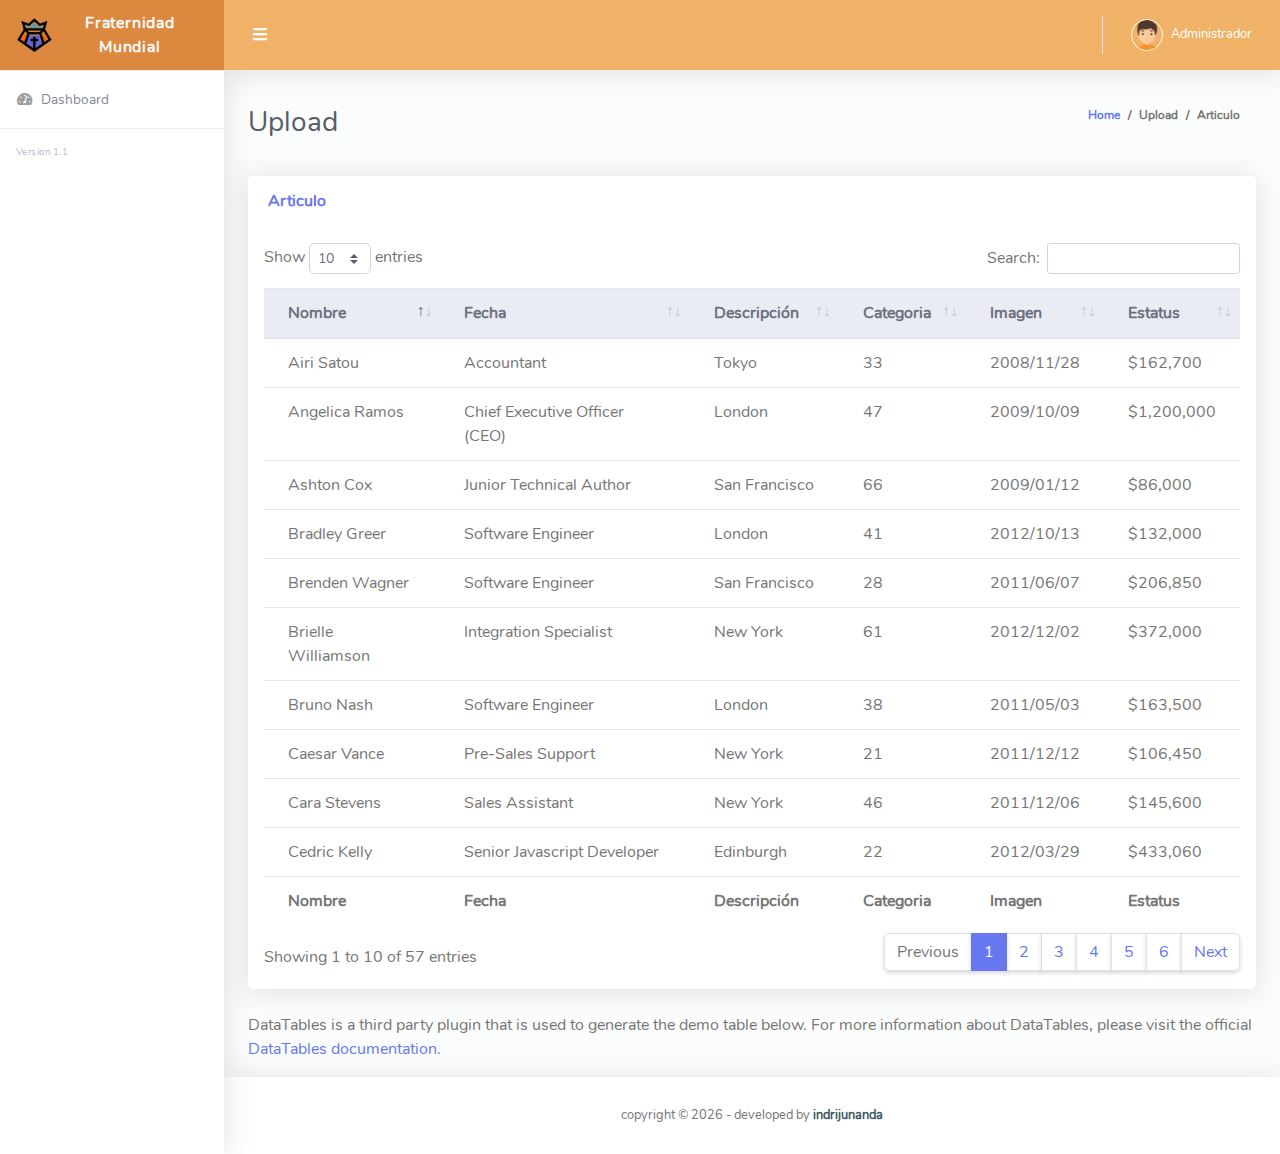
<file: panel/index.html>
<!DOCTYPE html>
<html lang="en">

<head>
  <meta charset="utf-8">
  <meta http-equiv="X-UA-Compatible" content="IE=edge">
  <meta name="viewport" content="width=device-width, initial-scale=1, shrink-to-fit=no">
  <meta name="description" content="">
  <meta name="author" content="">
  <link href="img/logo/fmsinlogan.png" rel="icon">
  <title>RuangAdmin - DataTables</title>
  <link href="vendor/fontawesome-free/css/all.min.css" rel="stylesheet" type="text/css">
  <link href="vendor/bootstrap/css/bootstrap.min.css" rel="stylesheet" type="text/css">
  <link href="css/ruang-admin.min.css" rel="stylesheet">
  <link href="vendor/datatables/dataTables.bootstrap4.min.css" rel="stylesheet">
</head>

<body id="page-top">
  <div id="wrapper">
    <!-- Sidebar -->
    <ul class="navbar-nav sidebar sidebar-light accordion" id="accordionSidebar">
      <a class="sidebar-brand d-flex align-items-center justify-content-center" href="index.html">
        <div class="sidebar-brand-icon">
          <img src="img/logo/fmsinlogan.png">
        </div>
        <div class="sidebar-brand-text mx-3">Fraternidad Mundial</div>
      </a>
      <hr class="sidebar-divider my-0">
      <li class="nav-item">
        <a class="nav-link" href="index.html">
          <i class="fas fa-fw fa-tachometer-alt"></i>
          <span>Dashboard</span></a>
      </li>
    <!--  <hr class="sidebar-divider">
      <div class="sidebar-heading">
        Features
      </div>
       <li class="nav-item">
        <a class="nav-link collapsed" href="#" data-toggle="collapse" data-target="#collapseBootstrap"
          aria-expanded="true" aria-controls="collapseBootstrap">
          <i class="far fa-fw fa-window-maximize"></i>
          <span>Bootstrap UI</span>
        </a>
        <div id="collapseBootstrap" class="collapse" aria-labelledby="headingBootstrap" data-parent="#accordionSidebar">
          <div class="bg-white py-2 collapse-inner rounded">
            <h6 class="collapse-header">Bootstrap UI</h6>
            <a class="collapse-item" href="alerts.html">Alerts</a>
            <a class="collapse-item" href="buttons.html">Buttons</a>
            <a class="collapse-item" href="dropdowns.html">Dropdowns</a>
            <a class="collapse-item" href="modals.html">Modals</a>
            <a class="collapse-item" href="popovers.html">Popovers</a>
            <a class="collapse-item" href="progress-bar.html">Progress Bars</a>
          </div>
        </div>
      </li> -->
     <!--  <li class="nav-item">
        <a class="nav-link collapsed" href="#" data-toggle="collapse" data-target="#collapseForm" aria-expanded="true"
          aria-controls="collapseForm">
          <i class="fab fa-fw fa-wpforms"></i>
          <span>Forms</span>
        </a>
        <div id="collapseForm" class="collapse" aria-labelledby="headingForm" data-parent="#accordionSidebar">
          <div class="bg-white py-2 collapse-inner rounded">
            <h6 class="collapse-header">Forms</h6>
            <a class="collapse-item" href="form_basics.html">Form Basics</a>
            <a class="collapse-item" href="form_advanceds.html">Form Advanceds</a>
          </div>
        </div>
      </li> -->
<!--       <li class="nav-item active">
        <a class="nav-link collapsed" href="#" data-toggle="collapse" data-target="#collapseTable" aria-expanded="true"
          aria-controls="collapseTable">
          <i class="fas fa-fw fa-table"></i>
          <span>Tables</span>
        </a>
        <div id="collapseTable" class="collapse show" aria-labelledby="headingTable" data-parent="#accordionSidebar">
          <div class="bg-white py-2 collapse-inner rounded">
            <h6 class="collapse-header">Tables</h6>
            <a class="collapse-item" href="simple-tables.html">Simple Tables</a>
            <a class="collapse-item active" href="datatables.html">DataTables</a>
          </div>
        </div>
      </li> -->
      <!-- <li class="nav-item">
        <a class="nav-link" href="ui-colors.html">
          <i class="fas fa-fw fa-palette"></i>
          <span>UI Colors</span>
        </a>
      </li> -->
<!--       <hr class="sidebar-divider">
      <div class="sidebar-heading">
        Examples
      </div>
      <li class="nav-item">
        <a class="nav-link collapsed" href="#" data-toggle="collapse" data-target="#collapsePage" aria-expanded="true"
          aria-controls="collapsePage">
          <i class="fas fa-fw fa-columns"></i>
          <span>Pages</span>
        </a>
        <div id="collapsePage" class="collapse" aria-labelledby="headingPage" data-parent="#accordionSidebar">
          <div class="bg-white py-2 collapse-inner rounded">
            <h6 class="collapse-header">Example Pages</h6>
            <a class="collapse-item" href="login.html">Login</a>
            <a class="collapse-item" href="register.html">Register</a>
            <a class="collapse-item" href="404.html">404 Page</a>
            <a class="collapse-item" href="blank.html">Blank Page</a>
          </div>
        </div>
      </li>
      <li class="nav-item">
        <a class="nav-link" href="charts.html">
          <i class="fas fa-fw fa-chart-area"></i>
          <span>Charts</span>
        </a>
      </li> -->
      <hr class="sidebar-divider">
      <div class="version" id="version-ruangadmin"></div>
    </ul>
    <!-- Sidebar -->
    <div id="content-wrapper" class="d-flex flex-column">
      <div id="content">
        <!-- TopBar -->
        <nav class="navbar navbar-expand navbar-light bg-navbar topbar mb-4 static-top">
        <button id="sidebarToggleTop" class="btn btn-link rounded-circle mr-3">
            <i class="fa fa-bars"></i>
          </button>  
          <ul class="navbar-nav ml-auto">
            <li class="nav-item dropdown no-arrow">
              <a class="nav-link dropdown-toggle" href="#" id="searchDropdown" role="button" data-toggle="dropdown"
                aria-haspopup="true" aria-expanded="false">
                <!-- <i class="fas fa-search fa-fw"></i> -->
              </a>
               <div class="dropdown-menu dropdown-menu-right p-3 shadow animated--grow-in"
                aria-labelledby="searchDropdown">
                <form class="navbar-search">
                  <div class="input-group">
                    <input type="text" class="form-control bg-light border-1 small" placeholder="What do you want to look for?"
                      aria-label="Search" aria-describedby="basic-addon2" style="border-color: #3f51b5;">
                    <div class="input-group-append">
                      <button class="btn btn-primary" type="button">
                        <i class="fas fa-search fa-sm"></i>
                      </button>
                    </div>
                  </div>
                </form>
              </div>
            </li>
            <li class="nav-item dropdown no-arrow mx-1">
            <!--   <a class="nav-link dropdown-toggle" href="#" id="alertsDropdown" role="button" data-toggle="dropdown"
                aria-haspopup="true" aria-expanded="false">
                <i class="fas fa-bell fa-fw"></i>
                <span class="badge badge-danger badge-counter">3+</span>
              </a> -->
<!--               <div class="dropdown-list dropdown-menu dropdown-menu-right shadow animated--grow-in"
                aria-labelledby="alertsDropdown">
                <h6 class="dropdown-header">
                  Alerts Center
                </h6>
                <a class="dropdown-item d-flex align-items-center" href="#">
                  <div class="mr-3">
                    <div class="icon-circle bg-primary">
                      <i class="fas fa-file-alt text-white"></i>
                    </div>
                  </div>
                  <div>
                    <div class="small text-gray-500">December 12, 2019</div>
                    <span class="font-weight-bold">A new monthly report is ready to download!</span>
                  </div>
                </a>
                <a class="dropdown-item d-flex align-items-center" href="#">
                  <div class="mr-3">
                    <div class="icon-circle bg-success">
                      <i class="fas fa-donate text-white"></i>
                    </div>
                  </div>
                  <div>
                    <div class="small text-gray-500">December 7, 2019</div>
                    $290.29 has been deposited into your account!
                  </div>
                </a>
                <a class="dropdown-item d-flex align-items-center" href="#">
                  <div class="mr-3">
                    <div class="icon-circle bg-warning">
                      <i class="fas fa-exclamation-triangle text-white"></i>
                    </div>
                  </div>
                  <div>
                    <div class="small text-gray-500">December 2, 2019</div>
                    Spending Alert: We've noticed unusually high spending for your account.
                  </div>
                </a>
                <a class="dropdown-item text-center small text-gray-500" href="#">Show All Alerts</a>
              </div> -->
            </li>
<!--             <li class="nav-item dropdown no-arrow mx-1">
              <a class="nav-link dropdown-toggle" href="#" id="messagesDropdown" role="button" data-toggle="dropdown"
                aria-haspopup="true" aria-expanded="false">
                <i class="fas fa-envelope fa-fw"></i>
                <span class="badge badge-warning badge-counter">2</span>
              </a>
              <div class="dropdown-list dropdown-menu dropdown-menu-right shadow animated--grow-in"
                aria-labelledby="messagesDropdown">
               <h6 class="dropdown-header">
                  Message Center
                </h6> 
                <a class="dropdown-item d-flex align-items-center" href="#">
                  <div class="dropdown-list-image mr-3">
                    <img class="rounded-circle" src="img/man.png" style="max-width: 60px" alt="">
                    <div class="status-indicator bg-success"></div>
                  </div>
                  <div class="font-weight-bold">
                    <div class="text-truncate">Hi there! I am wondering if you can help me with a problem I've been
                      having.</div>
                    <div class="small text-gray-500">Udin Cilok · 58m</div>
                  </div>
                </a>
                <a class="dropdown-item d-flex align-items-center" href="#">
                  <div class="dropdown-list-image mr-3">
                    <img class="rounded-circle" src="img/girl.png" style="max-width: 60px" alt="">
                    <div class="status-indicator bg-default"></div>
                  </div>
                  <div>
                    <div class="text-truncate">Am I a good boy? The reason I ask is because someone told me that people
                      say this to all dogs, even if they aren't good...</div>
                    <div class="small text-gray-500">Jaenab · 2w</div>
                  </div>
                </a>
                <a class="dropdown-item text-center small text-gray-500" href="#">Read More Messages</a>
              </div>
            </li> -->
           <!--  <li class="nav-item dropdown no-arrow mx-1">
              <a class="nav-link dropdown-toggle" href="#" id="messagesDropdown" role="button" data-toggle="dropdown"
                aria-haspopup="true" aria-expanded="false">
                <i class="fas fa-tasks fa-fw"></i>
                <span class="badge badge-success badge-counter">3</span>
              </a>
              <div class="dropdown-list dropdown-menu dropdown-menu-right shadow animated--grow-in"
                aria-labelledby="messagesDropdown">
                <h6 class="dropdown-header">
                  Task
                </h6>
                <a class="dropdown-item align-items-center" href="#">
                  <div class="mb-3">
                    <div class="small text-gray-500">Design Button
                      <div class="small float-right"><b>50%</b></div>
                    </div>
                    <div class="progress" style="height: 12px;">
                      <div class="progress-bar bg-success" role="progressbar" style="width: 50%" aria-valuenow="50"
                        aria-valuemin="0" aria-valuemax="100"></div>
                    </div>
                  </div>
                </a>
                <a class="dropdown-item align-items-center" href="#">
                  <div class="mb-3">
                    <div class="small text-gray-500">Make Beautiful Transitions
                      <div class="small float-right"><b>30%</b></div>
                    </div>
                    <div class="progress" style="height: 12px;">
                      <div class="progress-bar bg-warning" role="progressbar" style="width: 30%" aria-valuenow="30"
                        aria-valuemin="0" aria-valuemax="100"></div>
                    </div>
                  </div>
                </a>
                <a class="dropdown-item align-items-center" href="#">
                  <div class="mb-3">
                    <div class="small text-gray-500">Create Pie Chart
                      <div class="small float-right"><b>75%</b></div>
                    </div>
                    <div class="progress" style="height: 12px;">
                      <div class="progress-bar bg-danger" role="progressbar" style="width: 75%" aria-valuenow="75"
                        aria-valuemin="0" aria-valuemax="100"></div>
                    </div>
                  </div>
                </a>
                <a class="dropdown-item text-center small text-gray-500" href="#">View All Taks</a>
              </div>
            </li> -->
            <div class="topbar-divider d-none d-sm-block"></div>
            <li class="nav-item dropdown no-arrow">
              <a class="nav-link dropdown-toggle" href="#" id="userDropdown" role="button" data-toggle="dropdown"
                aria-haspopup="true" aria-expanded="false">
                <img class="img-profile rounded-circle" src="img/boy.png" style="max-width: 60px">
                <span class="ml-2 d-none d-lg-inline text-white small">Administrador</span>
              </a>
              <div class="dropdown-menu dropdown-menu-right shadow animated--grow-in" aria-labelledby="userDropdown">
                <a class="dropdown-item" href="#">
                  <i class="fas fa-user fa-sm fa-fw mr-2 text-gray-400"></i>
                  Perfil
                </a>
                <a class="dropdown-item" href="#">
                  <i class="fas fa-cogs fa-sm fa-fw mr-2 text-gray-400"></i>
                  Ajustes
                </a>
                <!-- <a class="dropdown-item" href="#">
                  <i class="fas fa-list fa-sm fa-fw mr-2 text-gray-400"></i>
                  Activity Log
                </a> -->
                <div class="dropdown-divider"></div>
                <a class="dropdown-item" href="javascript:void(0);" data-toggle="modal" data-target="#logoutModal">
                  <i class="fas fa-sign-out-alt fa-sm fa-fw mr-2 text-gray-400"></i>
                  Salir
                </a>
              </div>
            </li>
          </ul>
        </nav>
        <!-- Topbar -->
        <!-- Container Fluid-->
        <div class="container-fluid" id="container-wrapper">
          <div class="d-sm-flex align-items-center justify-content-between mb-4">
            <h1 class="h3 mb-0 text-gray-800">Upload</h1>
            <ol class="breadcrumb">
              <li class="breadcrumb-item"><a href="./">Home</a></li>
              <li class="breadcrumb-item">Upload</li>
              <li class="breadcrumb-item active" aria-current="page">Articulo</li>
            </ol>
          </div>

          <!-- Row -->
          <div class="row">
            <!-- Datatables -->
            <div class="col-lg-12">
              <div class="card mb-4">
                <div class="card-header py-3 d-flex flex-row align-items-center justify-content-between">
                  <h6 class="m-0 font-weight-bold text-primary">Articulo</h6>
                </div>
                <div class="table-responsive p-3">
                  <table class="table align-items-center table-flush" id="dataTable">
                    <thead class="thead-light">
                      <tr>
                        <th>Nombre</th>
                        <th>Fecha</th>
                        <th>Descripción</th>
                        <th>Categoria</th>
                        <th>Imagen</th>
                        <th>Estatus</th>
                      </tr>
                    </thead>
                    <tfoot>
                      <tr>
                        <th>Nombre</th>
                        <th>Fecha</th>
                        <th>Descripción</th>
                        <th>Categoria</th>
                        <th>Imagen</th>
                        <th>Estatus</th>
                      </tr>
                    </tfoot>
                    <tbody>
                      <tr>
                        <td>Tiger Nixon</td>
                        <td>System Architect</td>
                        <td>Edinburgh</td>
                        <td>61</td>
                        <td>2011/04/25</td>
                        <td>$320,800</td>
                      </tr>
                      <tr>
                        <td>Garrett Winters</td>
                        <td>Accountant</td>
                        <td>Tokyo</td>
                        <td>63</td>
                        <td>2011/07/25</td>
                        <td>$170,750</td>
                      </tr>
                      <tr>
                        <td>Ashton Cox</td>
                        <td>Junior Technical Author</td>
                        <td>San Francisco</td>
                        <td>66</td>
                        <td>2009/01/12</td>
                        <td>$86,000</td>
                      </tr>
                      <tr>
                        <td>Cedric Kelly</td>
                        <td>Senior Javascript Developer</td>
                        <td>Edinburgh</td>
                        <td>22</td>
                        <td>2012/03/29</td>
                        <td>$433,060</td>
                      </tr>
                      <tr>
                        <td>Airi Satou</td>
                        <td>Accountant</td>
                        <td>Tokyo</td>
                        <td>33</td>
                        <td>2008/11/28</td>
                        <td>$162,700</td>
                      </tr>
                      <tr>
                        <td>Brielle Williamson</td>
                        <td>Integration Specialist</td>
                        <td>New York</td>
                        <td>61</td>
                        <td>2012/12/02</td>
                        <td>$372,000</td>
                      </tr>
                      <tr>
                        <td>Herrod Chandler</td>
                        <td>Sales Assistant</td>
                        <td>San Francisco</td>
                        <td>59</td>
                        <td>2012/08/06</td>
                        <td>$137,500</td>
                      </tr>
                      <tr>
                        <td>Rhona Davidson</td>
                        <td>Integration Specialist</td>
                        <td>Tokyo</td>
                        <td>55</td>
                        <td>2010/10/14</td>
                        <td>$327,900</td>
                      </tr>
                      <tr>
                        <td>Colleen Hurst</td>
                        <td>Javascript Developer</td>
                        <td>San Francisco</td>
                        <td>39</td>
                        <td>2009/09/15</td>
                        <td>$205,500</td>
                      </tr>
                      <tr>
                        <td>Sonya Frost</td>
                        <td>Software Engineer</td>
                        <td>Edinburgh</td>
                        <td>23</td>
                        <td>2008/12/13</td>
                        <td>$103,600</td>
                      </tr>
                      <tr>
                        <td>Jena Gaines</td>
                        <td>Office Manager</td>
                        <td>London</td>
                        <td>30</td>
                        <td>2008/12/19</td>
                        <td>$90,560</td>
                      </tr>
                      <tr>
                        <td>Quinn Flynn</td>
                        <td>Support Lead</td>
                        <td>Edinburgh</td>
                        <td>22</td>
                        <td>2013/03/03</td>
                        <td>$342,000</td>
                      </tr>
                      <tr>
                        <td>Charde Marshall</td>
                        <td>Regional Director</td>
                        <td>San Francisco</td>
                        <td>36</td>
                        <td>2008/10/16</td>
                        <td>$470,600</td>
                      </tr>
                      <tr>
                        <td>Haley Kennedy</td>
                        <td>Senior Marketing Designer</td>
                        <td>London</td>
                        <td>43</td>
                        <td>2012/12/18</td>
                        <td>$313,500</td>
                      </tr>
                      <tr>
                        <td>Tatyana Fitzpatrick</td>
                        <td>Regional Director</td>
                        <td>London</td>
                        <td>19</td>
                        <td>2010/03/17</td>
                        <td>$385,750</td>
                      </tr>
                      <tr>
                        <td>Michael Silva</td>
                        <td>Marketing Designer</td>
                        <td>London</td>
                        <td>66</td>
                        <td>2012/11/27</td>
                        <td>$198,500</td>
                      </tr>
                      <tr>
                        <td>Paul Byrd</td>
                        <td>Chief Financial Officer (CFO)</td>
                        <td>New York</td>
                        <td>64</td>
                        <td>2010/06/09</td>
                        <td>$725,000</td>
                      </tr>
                      <tr>
                        <td>Gloria Little</td>
                        <td>Systems Administrator</td>
                        <td>New York</td>
                        <td>59</td>
                        <td>2009/04/10</td>
                        <td>$237,500</td>
                      </tr>
                      <tr>
                        <td>Bradley Greer</td>
                        <td>Software Engineer</td>
                        <td>London</td>
                        <td>41</td>
                        <td>2012/10/13</td>
                        <td>$132,000</td>
                      </tr>
                      <tr>
                        <td>Dai Rios</td>
                        <td>Personnel Lead</td>
                        <td>Edinburgh</td>
                        <td>35</td>
                        <td>2012/09/26</td>
                        <td>$217,500</td>
                      </tr>
                      <tr>
                        <td>Jenette Caldwell</td>
                        <td>Development Lead</td>
                        <td>New York</td>
                        <td>30</td>
                        <td>2011/09/03</td>
                        <td>$345,000</td>
                      </tr>
                      <tr>
                        <td>Yuri Berry</td>
                        <td>Chief Marketing Officer (CMO)</td>
                        <td>New York</td>
                        <td>40</td>
                        <td>2009/06/25</td>
                        <td>$675,000</td>
                      </tr>
                      <tr>
                        <td>Caesar Vance</td>
                        <td>Pre-Sales Support</td>
                        <td>New York</td>
                        <td>21</td>
                        <td>2011/12/12</td>
                        <td>$106,450</td>
                      </tr>
                      <tr>
                        <td>Doris Wilder</td>
                        <td>Sales Assistant</td>
                        <td>Sidney</td>
                        <td>23</td>
                        <td>2010/09/20</td>
                        <td>$85,600</td>
                      </tr>
                      <tr>
                        <td>Angelica Ramos</td>
                        <td>Chief Executive Officer (CEO)</td>
                        <td>London</td>
                        <td>47</td>
                        <td>2009/10/09</td>
                        <td>$1,200,000</td>
                      </tr>
                      <tr>
                        <td>Gavin Joyce</td>
                        <td>Developer</td>
                        <td>Edinburgh</td>
                        <td>42</td>
                        <td>2010/12/22</td>
                        <td>$92,575</td>
                      </tr>
                      <tr>
                        <td>Jennifer Chang</td>
                        <td>Regional Director</td>
                        <td>Singapore</td>
                        <td>28</td>
                        <td>2010/11/14</td>
                        <td>$357,650</td>
                      </tr>
                      <tr>
                        <td>Brenden Wagner</td>
                        <td>Software Engineer</td>
                        <td>San Francisco</td>
                        <td>28</td>
                        <td>2011/06/07</td>
                        <td>$206,850</td>
                      </tr>
                      <tr>
                        <td>Fiona Green</td>
                        <td>Chief Operating Officer (COO)</td>
                        <td>San Francisco</td>
                        <td>48</td>
                        <td>2010/03/11</td>
                        <td>$850,000</td>
                      </tr>
                      <tr>
                        <td>Shou Itou</td>
                        <td>Regional Marketing</td>
                        <td>Tokyo</td>
                        <td>20</td>
                        <td>2011/08/14</td>
                        <td>$163,000</td>
                      </tr>
                      <tr>
                        <td>Michelle House</td>
                        <td>Integration Specialist</td>
                        <td>Sidney</td>
                        <td>37</td>
                        <td>2011/06/02</td>
                        <td>$95,400</td>
                      </tr>
                      <tr>
                        <td>Suki Burks</td>
                        <td>Developer</td>
                        <td>London</td>
                        <td>53</td>
                        <td>2009/10/22</td>
                        <td>$114,500</td>
                      </tr>
                      <tr>
                        <td>Prescott Bartlett</td>
                        <td>Technical Author</td>
                        <td>London</td>
                        <td>27</td>
                        <td>2011/05/07</td>
                        <td>$145,000</td>
                      </tr>
                      <tr>
                        <td>Gavin Cortez</td>
                        <td>Team Leader</td>
                        <td>San Francisco</td>
                        <td>22</td>
                        <td>2008/10/26</td>
                        <td>$235,500</td>
                      </tr>
                      <tr>
                        <td>Martena Mccray</td>
                        <td>Post-Sales support</td>
                        <td>Edinburgh</td>
                        <td>46</td>
                        <td>2011/03/09</td>
                        <td>$324,050</td>
                      </tr>
                      <tr>
                        <td>Unity Butler</td>
                        <td>Marketing Designer</td>
                        <td>San Francisco</td>
                        <td>47</td>
                        <td>2009/12/09</td>
                        <td>$85,675</td>
                      </tr>
                      <tr>
                        <td>Howard Hatfield</td>
                        <td>Office Manager</td>
                        <td>San Francisco</td>
                        <td>51</td>
                        <td>2008/12/16</td>
                        <td>$164,500</td>
                      </tr>
                      <tr>
                        <td>Hope Fuentes</td>
                        <td>Secretary</td>
                        <td>San Francisco</td>
                        <td>41</td>
                        <td>2010/02/12</td>
                        <td>$109,850</td>
                      </tr>
                      <tr>
                        <td>Vivian Harrell</td>
                        <td>Financial Controller</td>
                        <td>San Francisco</td>
                        <td>62</td>
                        <td>2009/02/14</td>
                        <td>$452,500</td>
                      </tr>
                      <tr>
                        <td>Timothy Mooney</td>
                        <td>Office Manager</td>
                        <td>London</td>
                        <td>37</td>
                        <td>2008/12/11</td>
                        <td>$136,200</td>
                      </tr>
                      <tr>
                        <td>Jackson Bradshaw</td>
                        <td>Director</td>
                        <td>New York</td>
                        <td>65</td>
                        <td>2008/09/26</td>
                        <td>$645,750</td>
                      </tr>
                      <tr>
                        <td>Olivia Liang</td>
                        <td>Support Engineer</td>
                        <td>Singapore</td>
                        <td>64</td>
                        <td>2011/02/03</td>
                        <td>$234,500</td>
                      </tr>
                      <tr>
                        <td>Bruno Nash</td>
                        <td>Software Engineer</td>
                        <td>London</td>
                        <td>38</td>
                        <td>2011/05/03</td>
                        <td>$163,500</td>
                      </tr>
                      <tr>
                        <td>Sakura Yamamoto</td>
                        <td>Support Engineer</td>
                        <td>Tokyo</td>
                        <td>37</td>
                        <td>2009/08/19</td>
                        <td>$139,575</td>
                      </tr>
                      <tr>
                        <td>Thor Walton</td>
                        <td>Developer</td>
                        <td>New York</td>
                        <td>61</td>
                        <td>2013/08/11</td>
                        <td>$98,540</td>
                      </tr>
                      <tr>
                        <td>Finn Camacho</td>
                        <td>Support Engineer</td>
                        <td>San Francisco</td>
                        <td>47</td>
                        <td>2009/07/07</td>
                        <td>$87,500</td>
                      </tr>
                      <tr>
                        <td>Serge Baldwin</td>
                        <td>Data Coordinator</td>
                        <td>Singapore</td>
                        <td>64</td>
                        <td>2012/04/09</td>
                        <td>$138,575</td>
                      </tr>
                      <tr>
                        <td>Zenaida Frank</td>
                        <td>Software Engineer</td>
                        <td>New York</td>
                        <td>63</td>
                        <td>2010/01/04</td>
                        <td>$125,250</td>
                      </tr>
                      <tr>
                        <td>Zorita Serrano</td>
                        <td>Software Engineer</td>
                        <td>San Francisco</td>
                        <td>56</td>
                        <td>2012/06/01</td>
                        <td>$115,000</td>
                      </tr>
                      <tr>
                        <td>Jennifer Acosta</td>
                        <td>Junior Javascript Developer</td>
                        <td>Edinburgh</td>
                        <td>43</td>
                        <td>2013/02/01</td>
                        <td>$75,650</td>
                      </tr>
                      <tr>
                        <td>Cara Stevens</td>
                        <td>Sales Assistant</td>
                        <td>New York</td>
                        <td>46</td>
                        <td>2011/12/06</td>
                        <td>$145,600</td>
                      </tr>
                      <tr>
                        <td>Hermione Butler</td>
                        <td>Regional Director</td>
                        <td>London</td>
                        <td>47</td>
                        <td>2011/03/21</td>
                        <td>$356,250</td>
                      </tr>
                      <tr>
                        <td>Lael Greer</td>
                        <td>Systems Administrator</td>
                        <td>London</td>
                        <td>21</td>
                        <td>2009/02/27</td>
                        <td>$103,500</td>
                      </tr>
                      <tr>
                        <td>Jonas Alexander</td>
                        <td>Developer</td>
                        <td>San Francisco</td>
                        <td>30</td>
                        <td>2010/07/14</td>
                        <td>$86,500</td>
                      </tr>
                      <tr>
                        <td>Shad Decker</td>
                        <td>Regional Director</td>
                        <td>Edinburgh</td>
                        <td>51</td>
                        <td>2008/11/13</td>
                        <td>$183,000</td>
                      </tr>
                      <tr>
                        <td>Michael Bruce</td>
                        <td>Javascript Developer</td>
                        <td>Singapore</td>
                        <td>29</td>
                        <td>2011/06/27</td>
                        <td>$183,000</td>
                      </tr>
                      <tr>
                        <td>Donna Snider</td>
                        <td>Customer Support</td>
                        <td>New York</td>
                        <td>27</td>
                        <td>2011/01/25</td>
                        <td>$112,000</td>
                      </tr>
                    </tbody>
                  </table>
                </div>
              </div>
            </div>
            <!-- DataTable with Hover -->
          <!--   <div class="col-lg-12">
              <div class="card mb-4">
                <div class="card-header py-3 d-flex flex-row align-items-center justify-content-between">
                  <h6 class="m-0 font-weight-bold text-primary">DataTables with Hover</h6>
                </div>
                <div class="table-responsive p-3">
                  <table class="table align-items-center table-flush table-hover" id="dataTableHover">
                    <thead class="thead-light">
                      <tr>
                        <th>Name</th>
                        <th>Position</th>
                        <th>Office</th>
                        <th>Age</th>
                        <th>Start date</th>
                        <th>Salary</th>
                      </tr>
                    </thead>
                    <tfoot>
                      <tr>
                        <th>Name</th>
                        <th>Position</th>
                        <th>Office</th>
                        <th>Age</th>
                        <th>Start date</th>
                        <th>Salary</th>
                      </tr>
                    </tfoot>
                    <tbody>
                      <tr>
                        <td>Tiger Nixon</td>
                        <td>System Architect</td>
                        <td>Edinburgh</td>
                        <td>61</td>
                        <td>2011/04/25</td>
                        <td>$320,800</td>
                      </tr>
                      <tr>
                        <td>Garrett Winters</td>
                        <td>Accountant</td>
                        <td>Tokyo</td>
                        <td>63</td>
                        <td>2011/07/25</td>
                        <td>$170,750</td>
                      </tr>
                      <tr>
                        <td>Ashton Cox</td>
                        <td>Junior Technical Author</td>
                        <td>San Francisco</td>
                        <td>66</td>
                        <td>2009/01/12</td>
                        <td>$86,000</td>
                      </tr>
                      <tr>
                        <td>Cedric Kelly</td>
                        <td>Senior Javascript Developer</td>
                        <td>Edinburgh</td>
                        <td>22</td>
                        <td>2012/03/29</td>
                        <td>$433,060</td>
                      </tr>
                      <tr>
                        <td>Airi Satou</td>
                        <td>Accountant</td>
                        <td>Tokyo</td>
                        <td>33</td>
                        <td>2008/11/28</td>
                        <td>$162,700</td>
                      </tr>
                      <tr>
                        <td>Brielle Williamson</td>
                        <td>Integration Specialist</td>
                        <td>New York</td>
                        <td>61</td>
                        <td>2012/12/02</td>
                        <td>$372,000</td>
                      </tr>
                      <tr>
                        <td>Herrod Chandler</td>
                        <td>Sales Assistant</td>
                        <td>San Francisco</td>
                        <td>59</td>
                        <td>2012/08/06</td>
                        <td>$137,500</td>
                      </tr>
                      <tr>
                        <td>Rhona Davidson</td>
                        <td>Integration Specialist</td>
                        <td>Tokyo</td>
                        <td>55</td>
                        <td>2010/10/14</td>
                        <td>$327,900</td>
                      </tr>
                      <tr>
                        <td>Colleen Hurst</td>
                        <td>Javascript Developer</td>
                        <td>San Francisco</td>
                        <td>39</td>
                        <td>2009/09/15</td>
                        <td>$205,500</td>
                      </tr>
                      <tr>
                        <td>Sonya Frost</td>
                        <td>Software Engineer</td>
                        <td>Edinburgh</td>
                        <td>23</td>
                        <td>2008/12/13</td>
                        <td>$103,600</td>
                      </tr>
                      <tr>
                        <td>Jena Gaines</td>
                        <td>Office Manager</td>
                        <td>London</td>
                        <td>30</td>
                        <td>2008/12/19</td>
                        <td>$90,560</td>
                      </tr>
                      <tr>
                        <td>Quinn Flynn</td>
                        <td>Support Lead</td>
                        <td>Edinburgh</td>
                        <td>22</td>
                        <td>2013/03/03</td>
                        <td>$342,000</td>
                      </tr>
                      <tr>
                        <td>Charde Marshall</td>
                        <td>Regional Director</td>
                        <td>San Francisco</td>
                        <td>36</td>
                        <td>2008/10/16</td>
                        <td>$470,600</td>
                      </tr>
                      <tr>
                        <td>Haley Kennedy</td>
                        <td>Senior Marketing Designer</td>
                        <td>London</td>
                        <td>43</td>
                        <td>2012/12/18</td>
                        <td>$313,500</td>
                      </tr>
                      <tr>
                        <td>Tatyana Fitzpatrick</td>
                        <td>Regional Director</td>
                        <td>London</td>
                        <td>19</td>
                        <td>2010/03/17</td>
                        <td>$385,750</td>
                      </tr>
                      <tr>
                        <td>Michael Silva</td>
                        <td>Marketing Designer</td>
                        <td>London</td>
                        <td>66</td>
                        <td>2012/11/27</td>
                        <td>$198,500</td>
                      </tr>
                      <tr>
                        <td>Paul Byrd</td>
                        <td>Chief Financial Officer (CFO)</td>
                        <td>New York</td>
                        <td>64</td>
                        <td>2010/06/09</td>
                        <td>$725,000</td>
                      </tr>
                      <tr>
                        <td>Gloria Little</td>
                        <td>Systems Administrator</td>
                        <td>New York</td>
                        <td>59</td>
                        <td>2009/04/10</td>
                        <td>$237,500</td>
                      </tr>
                      <tr>
                        <td>Bradley Greer</td>
                        <td>Software Engineer</td>
                        <td>London</td>
                        <td>41</td>
                        <td>2012/10/13</td>
                        <td>$132,000</td>
                      </tr>
                      <tr>
                        <td>Dai Rios</td>
                        <td>Personnel Lead</td>
                        <td>Edinburgh</td>
                        <td>35</td>
                        <td>2012/09/26</td>
                        <td>$217,500</td>
                      </tr>
                      <tr>
                        <td>Jenette Caldwell</td>
                        <td>Development Lead</td>
                        <td>New York</td>
                        <td>30</td>
                        <td>2011/09/03</td>
                        <td>$345,000</td>
                      </tr>
                      <tr>
                        <td>Yuri Berry</td>
                        <td>Chief Marketing Officer (CMO)</td>
                        <td>New York</td>
                        <td>40</td>
                        <td>2009/06/25</td>
                        <td>$675,000</td>
                      </tr>
                      <tr>
                        <td>Caesar Vance</td>
                        <td>Pre-Sales Support</td>
                        <td>New York</td>
                        <td>21</td>
                        <td>2011/12/12</td>
                        <td>$106,450</td>
                      </tr>
                      <tr>
                        <td>Doris Wilder</td>
                        <td>Sales Assistant</td>
                        <td>Sidney</td>
                        <td>23</td>
                        <td>2010/09/20</td>
                        <td>$85,600</td>
                      </tr>
                      <tr>
                        <td>Angelica Ramos</td>
                        <td>Chief Executive Officer (CEO)</td>
                        <td>London</td>
                        <td>47</td>
                        <td>2009/10/09</td>
                        <td>$1,200,000</td>
                      </tr>
                      <tr>
                        <td>Gavin Joyce</td>
                        <td>Developer</td>
                        <td>Edinburgh</td>
                        <td>42</td>
                        <td>2010/12/22</td>
                        <td>$92,575</td>
                      </tr>
                      <tr>
                        <td>Jennifer Chang</td>
                        <td>Regional Director</td>
                        <td>Singapore</td>
                        <td>28</td>
                        <td>2010/11/14</td>
                        <td>$357,650</td>
                      </tr>
                      <tr>
                        <td>Brenden Wagner</td>
                        <td>Software Engineer</td>
                        <td>San Francisco</td>
                        <td>28</td>
                        <td>2011/06/07</td>
                        <td>$206,850</td>
                      </tr>
                      <tr>
                        <td>Fiona Green</td>
                        <td>Chief Operating Officer (COO)</td>
                        <td>San Francisco</td>
                        <td>48</td>
                        <td>2010/03/11</td>
                        <td>$850,000</td>
                      </tr>
                      <tr>
                        <td>Shou Itou</td>
                        <td>Regional Marketing</td>
                        <td>Tokyo</td>
                        <td>20</td>
                        <td>2011/08/14</td>
                        <td>$163,000</td>
                      </tr>
                      <tr>
                        <td>Michelle House</td>
                        <td>Integration Specialist</td>
                        <td>Sidney</td>
                        <td>37</td>
                        <td>2011/06/02</td>
                        <td>$95,400</td>
                      </tr>
                      <tr>
                        <td>Suki Burks</td>
                        <td>Developer</td>
                        <td>London</td>
                        <td>53</td>
                        <td>2009/10/22</td>
                        <td>$114,500</td>
                      </tr>
                      <tr>
                        <td>Prescott Bartlett</td>
                        <td>Technical Author</td>
                        <td>London</td>
                        <td>27</td>
                        <td>2011/05/07</td>
                        <td>$145,000</td>
                      </tr>
                      <tr>
                        <td>Gavin Cortez</td>
                        <td>Team Leader</td>
                        <td>San Francisco</td>
                        <td>22</td>
                        <td>2008/10/26</td>
                        <td>$235,500</td>
                      </tr>
                      <tr>
                        <td>Martena Mccray</td>
                        <td>Post-Sales support</td>
                        <td>Edinburgh</td>
                        <td>46</td>
                        <td>2011/03/09</td>
                        <td>$324,050</td>
                      </tr>
                      <tr>
                        <td>Unity Butler</td>
                        <td>Marketing Designer</td>
                        <td>San Francisco</td>
                        <td>47</td>
                        <td>2009/12/09</td>
                        <td>$85,675</td>
                      </tr>
                      <tr>
                        <td>Howard Hatfield</td>
                        <td>Office Manager</td>
                        <td>San Francisco</td>
                        <td>51</td>
                        <td>2008/12/16</td>
                        <td>$164,500</td>
                      </tr>
                      <tr>
                        <td>Hope Fuentes</td>
                        <td>Secretary</td>
                        <td>San Francisco</td>
                        <td>41</td>
                        <td>2010/02/12</td>
                        <td>$109,850</td>
                      </tr>
                      <tr>
                        <td>Vivian Harrell</td>
                        <td>Financial Controller</td>
                        <td>San Francisco</td>
                        <td>62</td>
                        <td>2009/02/14</td>
                        <td>$452,500</td>
                      </tr>
                      <tr>
                        <td>Timothy Mooney</td>
                        <td>Office Manager</td>
                        <td>London</td>
                        <td>37</td>
                        <td>2008/12/11</td>
                        <td>$136,200</td>
                      </tr>
                      <tr>
                        <td>Jackson Bradshaw</td>
                        <td>Director</td>
                        <td>New York</td>
                        <td>65</td>
                        <td>2008/09/26</td>
                        <td>$645,750</td>
                      </tr>
                      <tr>
                        <td>Olivia Liang</td>
                        <td>Support Engineer</td>
                        <td>Singapore</td>
                        <td>64</td>
                        <td>2011/02/03</td>
                        <td>$234,500</td>
                      </tr>
                      <tr>
                        <td>Bruno Nash</td>
                        <td>Software Engineer</td>
                        <td>London</td>
                        <td>38</td>
                        <td>2011/05/03</td>
                        <td>$163,500</td>
                      </tr>
                      <tr>
                        <td>Sakura Yamamoto</td>
                        <td>Support Engineer</td>
                        <td>Tokyo</td>
                        <td>37</td>
                        <td>2009/08/19</td>
                        <td>$139,575</td>
                      </tr>
                      <tr>
                        <td>Thor Walton</td>
                        <td>Developer</td>
                        <td>New York</td>
                        <td>61</td>
                        <td>2013/08/11</td>
                        <td>$98,540</td>
                      </tr>
                      <tr>
                        <td>Finn Camacho</td>
                        <td>Support Engineer</td>
                        <td>San Francisco</td>
                        <td>47</td>
                        <td>2009/07/07</td>
                        <td>$87,500</td>
                      </tr>
                      <tr>
                        <td>Serge Baldwin</td>
                        <td>Data Coordinator</td>
                        <td>Singapore</td>
                        <td>64</td>
                        <td>2012/04/09</td>
                        <td>$138,575</td>
                      </tr>
                      <tr>
                        <td>Zenaida Frank</td>
                        <td>Software Engineer</td>
                        <td>New York</td>
                        <td>63</td>
                        <td>2010/01/04</td>
                        <td>$125,250</td>
                      </tr>
                      <tr>
                        <td>Zorita Serrano</td>
                        <td>Software Engineer</td>
                        <td>San Francisco</td>
                        <td>56</td>
                        <td>2012/06/01</td>
                        <td>$115,000</td>
                      </tr>
                      <tr>
                        <td>Jennifer Acosta</td>
                        <td>Junior Javascript Developer</td>
                        <td>Edinburgh</td>
                        <td>43</td>
                        <td>2013/02/01</td>
                        <td>$75,650</td>
                      </tr>
                      <tr>
                        <td>Cara Stevens</td>
                        <td>Sales Assistant</td>
                        <td>New York</td>
                        <td>46</td>
                        <td>2011/12/06</td>
                        <td>$145,600</td>
                      </tr>
                      <tr>
                        <td>Hermione Butler</td>
                        <td>Regional Director</td>
                        <td>London</td>
                        <td>47</td>
                        <td>2011/03/21</td>
                        <td>$356,250</td>
                      </tr>
                      <tr>
                        <td>Lael Greer</td>
                        <td>Systems Administrator</td>
                        <td>London</td>
                        <td>21</td>
                        <td>2009/02/27</td>
                        <td>$103,500</td>
                      </tr>
                      <tr>
                        <td>Jonas Alexander</td>
                        <td>Developer</td>
                        <td>San Francisco</td>
                        <td>30</td>
                        <td>2010/07/14</td>
                        <td>$86,500</td>
                      </tr>
                      <tr>
                        <td>Shad Decker</td>
                        <td>Regional Director</td>
                        <td>Edinburgh</td>
                        <td>51</td>
                        <td>2008/11/13</td>
                        <td>$183,000</td>
                      </tr>
                      <tr>
                        <td>Michael Bruce</td>
                        <td>Javascript Developer</td>
                        <td>Singapore</td>
                        <td>29</td>
                        <td>2011/06/27</td>
                        <td>$183,000</td>
                      </tr>
                      <tr>
                        <td>Donna Snider</td>
                        <td>Customer Support</td>
                        <td>New York</td>
                        <td>27</td>
                        <td>2011/01/25</td>
                        <td>$112,000</td>
                      </tr>
                    </tbody>
                  </table>
                </div>
              </div>
            </div> -->
          </div>
          <!--Row-->

          <!-- Documentation Link -->
          <div class="row">
            <div class="col-lg-12">
              <p>DataTables is a third party plugin that is used to generate the demo table below. For more information
                about DataTables, please visit the official <a href="https://datatables.net/" target="_blank">DataTables
                  documentation.</a></p>
            </div>
          </div>

          <!-- Modal Logout -->
          <div class="modal fade" id="logoutModal" tabindex="-1" role="dialog" aria-labelledby="exampleModalLabelLogout"
            aria-hidden="true">
            <div class="modal-dialog" role="document">
              <div class="modal-content">
                <div class="modal-header">
                  <h5 class="modal-title" id="exampleModalLabelLogout">Ohh No!</h5>
                  <button type="button" class="close" data-dismiss="modal" aria-label="Close">
                    <span aria-hidden="true">&times;</span>
                  </button>
                </div>
                <div class="modal-body">
                  <p>Are you sure you want to logout?</p>
                </div>
                <div class="modal-footer">
                  <button type="button" class="btn btn-outline-primary" data-dismiss="modal">Cancel</button>
                  <a href="login.html" class="btn btn-primary">Logout</a>
                </div>
              </div>
            </div>
          </div>

        </div>
        <!---Container Fluid-->
      </div>

      <!-- Footer -->
      <footer class="sticky-footer bg-white">
        <div class="container my-auto">
          <div class="copyright text-center my-auto">
            <span>copyright &copy; <script> document.write(new Date().getFullYear()); </script> - developed by
              <b><a href="https://indrijunanda.gitlab.io/" target="_blank">indrijunanda</a></b>
            </span>
          </div>
        </div>
      </footer>
      <!-- Footer -->
    </div>
  </div>

  <!-- Scroll to top -->
  <a class="scroll-to-top rounded" href="#page-top">
    <i class="fas fa-angle-up"></i>
  </a>

  <script src="vendor/jquery/jquery.min.js"></script>
  <script src="vendor/bootstrap/js/bootstrap.bundle.min.js"></script>
  <script src="vendor/jquery-easing/jquery.easing.min.js"></script>
  <script src="js/ruang-admin.min.js"></script>
  <!-- Page level plugins -->
  <script src="vendor/datatables/jquery.dataTables.min.js"></script>
  <script src="vendor/datatables/dataTables.bootstrap4.min.js"></script>

  <!-- Page level custom scripts -->
  <script>
    $(document).ready(function () {
      $('#dataTable').DataTable(); // ID From dataTable 
      $('#dataTableHover').DataTable(); // ID From dataTable with Hover
    });
  </script>

</body>

</html>
</file>
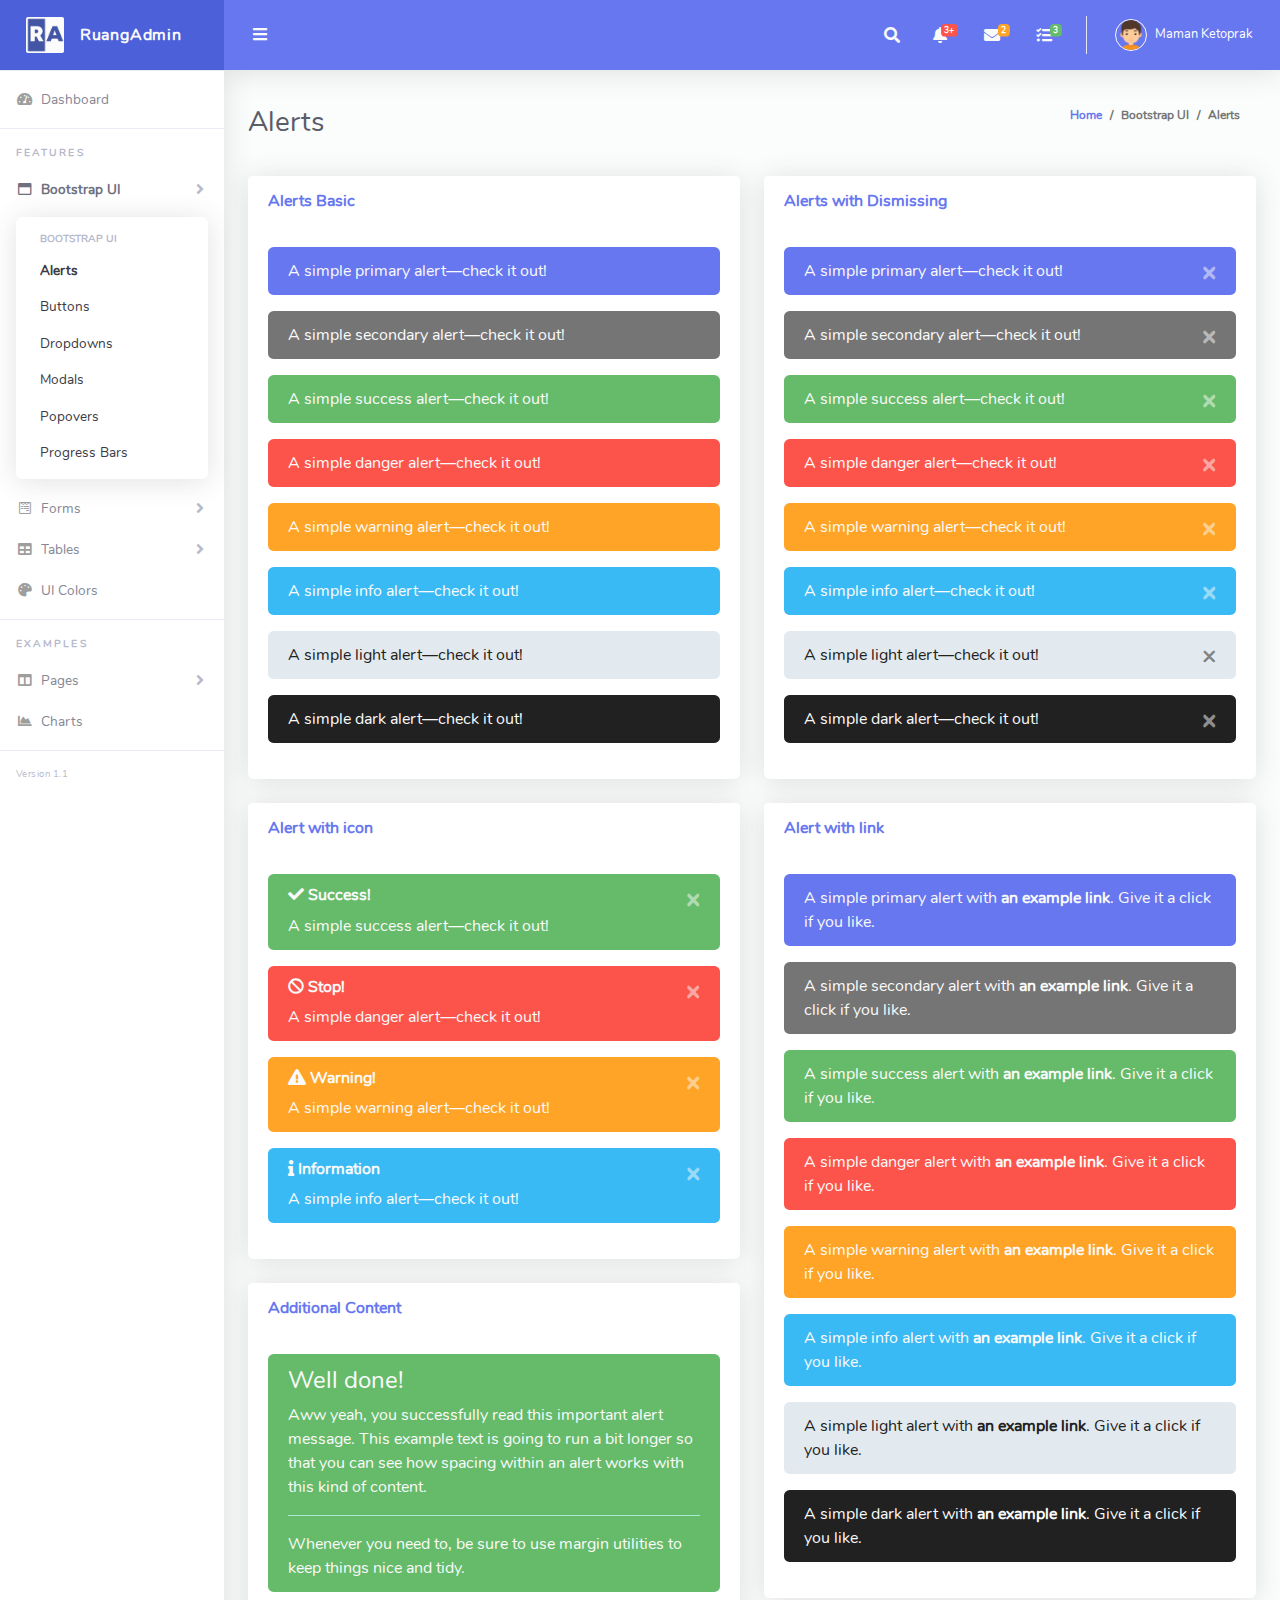
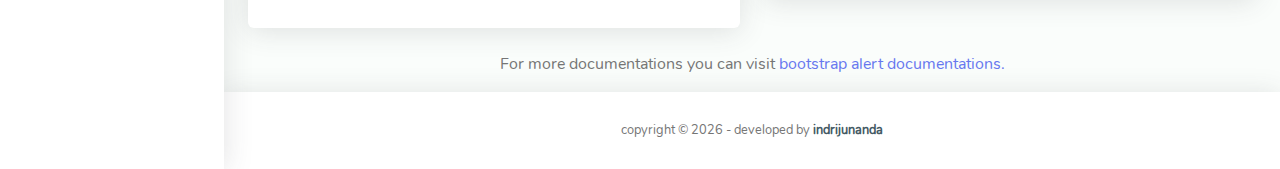
<file: panel/alerts.html>
<!DOCTYPE html>
<html lang="en">

<head>
  <meta charset="utf-8">
  <meta http-equiv="X-UA-Compatible" content="IE=edge">
  <meta name="viewport" content="width=device-width, initial-scale=1, shrink-to-fit=no">
  <meta name="description" content="">
  <meta name="author" content="">
  <link href="img/logo/logo.png" rel="icon">
  <title>RuangAdmin - Alerts</title>
  <link href="vendor/fontawesome-free/css/all.min.css" rel="stylesheet" type="text/css">
  <link href="vendor/bootstrap/css/bootstrap.css" rel="stylesheet" type="text/css">
  <link href="css/ruang-admin.css" rel="stylesheet">
</head>

<body id="page-top">
  <div id="wrapper">
    <!-- Sidebar -->
    <ul class="navbar-nav sidebar sidebar-light accordion" id="accordionSidebar">
      <a class="sidebar-brand d-flex align-items-center justify-content-center" href="index.html">
        <div class="sidebar-brand-icon">
          <img src="img/logo/logo2.png">
        </div>
        <div class="sidebar-brand-text mx-3">RuangAdmin</div>
      </a>
      <hr class="sidebar-divider my-0">
      <li class="nav-item">
        <a class="nav-link" href="index.html">
          <i class="fas fa-fw fa-tachometer-alt"></i>
          <span>Dashboard</span></a>
      </li>
      <hr class="sidebar-divider">
      <div class="sidebar-heading">
        Features
      </div>
      <li class="nav-item  active">
        <a class="nav-link collapsed" href="#" data-toggle="collapse" data-target="#collapseBootstrap"
          aria-expanded="true" aria-controls="collapseBootstrap">
          <i class="far fa-fw fa-window-maximize"></i>
          <span>Bootstrap UI</span>
        </a>
        <div id="collapseBootstrap" class="collapse show" aria-labelledby="headingBootstrap"
          data-parent="#accordionSidebar">
          <div class="bg-white py-2 collapse-inner rounded">
            <h6 class="collapse-header">Bootstrap UI</h6>
            <a class="collapse-item  active" href="alerts.html">Alerts</a>
            <a class="collapse-item" href="buttons.html">Buttons</a>
            <a class="collapse-item" href="dropdowns.html">Dropdowns</a>
            <a class="collapse-item" href="modals.html">Modals</a>
            <a class="collapse-item" href="popovers.html">Popovers</a>
            <a class="collapse-item" href="progress-bar.html">Progress Bars</a>
          </div>
        </div>
      </li>
      <li class="nav-item">
        <a class="nav-link collapsed" href="#" data-toggle="collapse" data-target="#collapseForm" aria-expanded="true"
          aria-controls="collapseForm">
          <i class="fab fa-fw fa-wpforms"></i>
          <span>Forms</span>
        </a>
        <div id="collapseForm" class="collapse" aria-labelledby="headingForm" data-parent="#accordionSidebar">
          <div class="bg-white py-2 collapse-inner rounded">
            <h6 class="collapse-header">Forms</h6>
            <a class="collapse-item" href="form_basics.html">Form Basics</a>
            <a class="collapse-item" href="form_advanceds.html">Form Advanceds</a>
          </div>
        </div>
      </li>
      <li class="nav-item">
        <a class="nav-link collapsed" href="#" data-toggle="collapse" data-target="#collapseTable" aria-expanded="true"
          aria-controls="collapseTable">
          <i class="fas fa-fw fa-table"></i>
          <span>Tables</span>
        </a>
        <div id="collapseTable" class="collapse" aria-labelledby="headingTable" data-parent="#accordionSidebar">
          <div class="bg-white py-2 collapse-inner rounded">
            <h6 class="collapse-header">Tables</h6>
            <a class="collapse-item" href="simple-tables.html">Simple Tables</a>
            <a class="collapse-item" href="datatables.html">DataTables</a>
          </div>
        </div>
      </li>
      <li class="nav-item">
        <a class="nav-link" href="ui-colors.html">
          <i class="fas fa-fw fa-palette"></i>
          <span>UI Colors</span>
        </a>
      </li>
      <hr class="sidebar-divider">
      <div class="sidebar-heading">
        Examples
      </div>
      <li class="nav-item">
        <a class="nav-link collapsed" href="#" data-toggle="collapse" data-target="#collapsePage" aria-expanded="true"
          aria-controls="collapsePage">
          <i class="fas fa-fw fa-columns"></i>
          <span>Pages</span>
        </a>
        <div id="collapsePage" class="collapse" aria-labelledby="headingPage" data-parent="#accordionSidebar">
          <div class="bg-white py-2 collapse-inner rounded">
            <h6 class="collapse-header">Example Pages</h6>
            <a class="collapse-item" href="login.html">Login</a>
            <a class="collapse-item" href="register.html">Register</a>
            <a class="collapse-item" href="404.html">404 Page</a>
            <a class="collapse-item" href="blank.html">Blank Page</a>
          </div>
        </div>
      </li>
      <li class="nav-item">
        <a class="nav-link" href="charts.html">
          <i class="fas fa-fw fa-chart-area"></i>
          <span>Charts</span>
        </a>
      </li>
      <hr class="sidebar-divider">
      <div class="version" id="version-ruangadmin"></div>
    </ul>
    <!-- Sidebar -->
    <div id="content-wrapper" class="d-flex flex-column">
      <div id="content">
        <!-- TopBar -->
        <nav class="navbar navbar-expand navbar-light bg-navbar topbar mb-4 static-top">
          <button id="sidebarToggleTop" class="btn btn-link rounded-circle mr-3">
            <i class="fa fa-bars"></i>
          </button>
          <ul class="navbar-nav ml-auto">
            <li class="nav-item dropdown no-arrow">
              <a class="nav-link dropdown-toggle" href="#" id="searchDropdown" role="button" data-toggle="dropdown"
                aria-haspopup="true" aria-expanded="false">
                <i class="fas fa-search fa-fw"></i>
              </a>
              <div class="dropdown-menu dropdown-menu-right p-3 shadow animated--grow-in"
                aria-labelledby="searchDropdown">
                <form class="navbar-search">
                  <div class="input-group">
                    <input type="text" class="form-control bg-light border-1 small" placeholder="What do you want to look for?"
                      aria-label="Search" aria-describedby="basic-addon2" style="border-color: #3f51b5;">
                    <div class="input-group-append">
                      <button class="btn btn-primary" type="button">
                        <i class="fas fa-search fa-sm"></i>
                      </button>
                    </div>
                  </div>
                </form>
              </div>
            </li>
            <li class="nav-item dropdown no-arrow mx-1">
              <a class="nav-link dropdown-toggle" href="#" id="alertsDropdown" role="button" data-toggle="dropdown"
                aria-haspopup="true" aria-expanded="false">
                <i class="fas fa-bell fa-fw"></i>
                <span class="badge badge-danger badge-counter">3+</span>
              </a>
              <div class="dropdown-list dropdown-menu dropdown-menu-right shadow animated--grow-in"
                aria-labelledby="alertsDropdown">
                <h6 class="dropdown-header">
                  Alerts Center
                </h6>
                <a class="dropdown-item d-flex align-items-center" href="#">
                  <div class="mr-3">
                    <div class="icon-circle bg-primary">
                      <i class="fas fa-file-alt text-white"></i>
                    </div>
                  </div>
                  <div>
                    <div class="small text-gray-500">December 12, 2019</div>
                    <span class="font-weight-bold">A new monthly report is ready to download!</span>
                  </div>
                </a>
                <a class="dropdown-item d-flex align-items-center" href="#">
                  <div class="mr-3">
                    <div class="icon-circle bg-success">
                      <i class="fas fa-donate text-white"></i>
                    </div>
                  </div>
                  <div>
                    <div class="small text-gray-500">December 7, 2019</div>
                    $290.29 has been deposited into your account!
                  </div>
                </a>
                <a class="dropdown-item d-flex align-items-center" href="#">
                  <div class="mr-3">
                    <div class="icon-circle bg-warning">
                      <i class="fas fa-exclamation-triangle text-white"></i>
                    </div>
                  </div>
                  <div>
                    <div class="small text-gray-500">December 2, 2019</div>
                    Spending Alert: We've noticed unusually high spending for your account.
                  </div>
                </a>
                <a class="dropdown-item text-center small text-gray-500" href="#">Show All Alerts</a>
              </div>
            </li>
            <li class="nav-item dropdown no-arrow mx-1">
              <a class="nav-link dropdown-toggle" href="#" id="messagesDropdown" role="button" data-toggle="dropdown"
                aria-haspopup="true" aria-expanded="false">
                <i class="fas fa-envelope fa-fw"></i>
                <span class="badge badge-warning badge-counter">2</span>
              </a>
              <div class="dropdown-list dropdown-menu dropdown-menu-right shadow animated--grow-in"
                aria-labelledby="messagesDropdown">
                <h6 class="dropdown-header">
                  Message Center
                </h6>
                <a class="dropdown-item d-flex align-items-center" href="#">
                  <div class="dropdown-list-image mr-3">
                    <img class="rounded-circle" src="img/man.png" style="max-width: 60px" alt="">
                    <div class="status-indicator bg-success"></div>
                  </div>
                  <div class="font-weight-bold">
                    <div class="text-truncate">Hi there! I am wondering if you can help me with a problem I've been
                      having.</div>
                    <div class="small text-gray-500">Udin Cilok · 58m</div>
                  </div>
                </a>
                <a class="dropdown-item d-flex align-items-center" href="#">
                  <div class="dropdown-list-image mr-3">
                    <img class="rounded-circle" src="img/girl.png" style="max-width: 60px" alt="">
                    <div class="status-indicator bg-default"></div>
                  </div>
                  <div>
                    <div class="text-truncate">Am I a good boy? The reason I ask is because someone told me that people
                      say this to all dogs, even if they aren't good...</div>
                    <div class="small text-gray-500">Jaenab · 2w</div>
                  </div>
                </a>
                <a class="dropdown-item text-center small text-gray-500" href="#">Read More Messages</a>
              </div>
            </li>
            <li class="nav-item dropdown no-arrow mx-1">
              <a class="nav-link dropdown-toggle" href="#" id="messagesDropdown" role="button" data-toggle="dropdown"
                aria-haspopup="true" aria-expanded="false">
                <i class="fas fa-tasks fa-fw"></i>
                <span class="badge badge-success badge-counter">3</span>
              </a>
              <div class="dropdown-list dropdown-menu dropdown-menu-right shadow animated--grow-in"
                aria-labelledby="messagesDropdown">
                <h6 class="dropdown-header">
                  Task
                </h6>
                <a class="dropdown-item align-items-center" href="#">
                  <div class="mb-3">
                    <div class="small text-gray-500">Design Button
                      <div class="small float-right"><b>50%</b></div>
                    </div>
                    <div class="progress" style="height: 12px;">
                      <div class="progress-bar bg-success" role="progressbar" style="width: 50%" aria-valuenow="50"
                        aria-valuemin="0" aria-valuemax="100"></div>
                    </div>
                  </div>
                </a>
                <a class="dropdown-item align-items-center" href="#">
                  <div class="mb-3">
                    <div class="small text-gray-500">Make Beautiful Transitions
                      <div class="small float-right"><b>30%</b></div>
                    </div>
                    <div class="progress" style="height: 12px;">
                      <div class="progress-bar bg-warning" role="progressbar" style="width: 30%" aria-valuenow="30"
                        aria-valuemin="0" aria-valuemax="100"></div>
                    </div>
                  </div>
                </a>
                <a class="dropdown-item align-items-center" href="#">
                  <div class="mb-3">
                    <div class="small text-gray-500">Create Pie Chart
                      <div class="small float-right"><b>75%</b></div>
                    </div>
                    <div class="progress" style="height: 12px;">
                      <div class="progress-bar bg-danger" role="progressbar" style="width: 75%" aria-valuenow="75"
                        aria-valuemin="0" aria-valuemax="100"></div>
                    </div>
                  </div>
                </a>
                <a class="dropdown-item text-center small text-gray-500" href="#">View All Taks</a>
              </div>
            </li>
            <div class="topbar-divider d-none d-sm-block"></div>
            <li class="nav-item dropdown no-arrow">
              <a class="nav-link dropdown-toggle" href="#" id="userDropdown" role="button" data-toggle="dropdown"
                aria-haspopup="true" aria-expanded="false">
                <img class="img-profile rounded-circle" src="img/boy.png" style="max-width: 60px">
                <span class="ml-2 d-none d-lg-inline text-white small">Maman Ketoprak</span>
              </a>
              <div class="dropdown-menu dropdown-menu-right shadow animated--grow-in" aria-labelledby="userDropdown">
                <a class="dropdown-item" href="#">
                  <i class="fas fa-user fa-sm fa-fw mr-2 text-gray-400"></i>
                  Profile
                </a>
                <a class="dropdown-item" href="#">
                  <i class="fas fa-cogs fa-sm fa-fw mr-2 text-gray-400"></i>
                  Settings
                </a>
                <a class="dropdown-item" href="#">
                  <i class="fas fa-list fa-sm fa-fw mr-2 text-gray-400"></i>
                  Activity Log
                </a>
                <div class="dropdown-divider"></div>
                <a class="dropdown-item" href="javascript:void(0);" data-toggle="modal" data-target="#logoutModal">
                  <i class="fas fa-sign-out-alt fa-sm fa-fw mr-2 text-gray-400"></i>
                  Logout
                </a>
              </div>
            </li>
          </ul>
        </nav>
        <!-- Topbar -->

        <!-- Container Fluid-->
        <div class="container-fluid" id="container-wrapper">
          <div class="d-sm-flex align-items-center justify-content-between mb-4">
            <h1 class="h3 mb-0 text-gray-800">Alerts</h1>
            <ol class="breadcrumb">
              <li class="breadcrumb-item">
                <a href="./">Home</a>
              </li>
              <li class="breadcrumb-item">Bootstrap UI</li>
              <li class="breadcrumb-item active" aria-current="page">Alerts</li>
            </ol>
          </div>
          <div class="row">
            <!-- Alerts Basic -->
            <div class="col-lg-6">
              <div class="card shadow-sm mb-4">
                <div class="card-header py-3 d-flex flex-row align-items-center justify-content-between">
                  <h6 class="m-0 font-weight-bold text-primary">Alerts Basic</h6>
                </div>
                <div class="card-body">
                  <div class="alert alert-primary" role="alert">
                    A simple primary alert—check it out!
                  </div>
                  <div class="alert alert-secondary" role="alert">
                    A simple secondary alert—check it out!</div>
                  <div class="alert alert-success" role="alert">
                    A simple success alert—check it out!
                  </div>
                  <div class="alert alert-danger" role="alert">
                    A simple danger alert—check it out!
                  </div>
                  <div class="alert alert-warning" role="alert">
                    A simple warning alert—check it out!
                  </div>
                  <div class="alert alert-info" role="alert">
                    A simple info alert—check it out!
                  </div>
                  <div class="alert alert-light" role="alert">
                    A simple light alert—check it out!
                  </div>
                  <div class="alert alert-dark" role="alert">
                    A simple dark alert—check it out!
                  </div>
                </div>
              </div>
            </div>
            <!-- Alerts with Dismissing -->
            <div class="col-lg-6">
              <div class="card mb-4">
                <div class="card-header py-3 d-flex flex-row align-items-center justify-content-between">
                  <h6 class="m-0 font-weight-bold text-primary">Alerts with Dismissing</h6>
                </div>
                <div class="card-body">
                  <div class="alert alert-primary alert-dismissible" role="alert">
                    <button type="button" class="close" data-dismiss="alert" aria-label="Close">
                      <span aria-hidden="true">&times;</span>
                    </button>
                    A simple primary alert—check it out!
                  </div>
                  <div class="alert alert-secondary alert-dismissible" role="alert">
                    <button type="button" class="close" data-dismiss="alert" aria-label="Close">
                      <span aria-hidden="true">&times;</span>
                    </button>
                    A simple secondary alert—check it out!
                  </div>
                  <div class="alert alert-success alert-dismissible" role="alert">
                    <button type="button" class="close" data-dismiss="alert" aria-label="Close">
                      <span aria-hidden="true">&times;</span>
                    </button>
                    A simple success alert—check it out!
                  </div>
                  <div class="alert alert-danger alert-dismissible" role="alert">
                    <button type="button" class="close" data-dismiss="alert" aria-label="Close">
                      <span aria-hidden="true">&times;</span>
                    </button>
                    A simple danger alert—check it out!
                  </div>
                  <div class="alert alert-warning alert-dismissible" role="alert">
                    <button type="button" class="close" data-dismiss="alert" aria-label="Close">
                      <span aria-hidden="true">&times;</span>
                    </button>
                    A simple warning alert—check it out!
                  </div>
                  <div class="alert alert-info alert-dismissible" role="alert">
                    <button type="button" class="close" data-dismiss="alert" aria-label="Close">
                      <span aria-hidden="true">&times;</span>
                    </button>
                    A simple info alert—check it out!
                  </div>
                  <div class="alert alert-light alert-dismissible" role="alert">
                    <button type="button" class="close" data-dismiss="alert" aria-label="Close">
                      <span aria-hidden="true">&times;</span>
                    </button>
                    A simple light alert—check it out!
                  </div>
                  <div class="alert alert-dark alert-dismissible" role="alert">
                    <button type="button" class="close" data-dismiss="alert" aria-label="Close">
                      <span aria-hidden="true">&times;</span>
                    </button>
                    A simple dark alert—check it out!
                  </div>
                </div>
              </div>
            </div>
            <div class="col-lg-6">
              <!-- Alerts with Icon -->
              <div class="card mb-4">
                <div class="card-header py-3 d-flex flex-row align-items-center justify-content-between">
                  <h6 class="m-0 font-weight-bold text-primary">Alert with icon</h6>
                </div>
                <div class="card-body">
                  <div class="alert alert-success alert-dismissible" role="alert">
                    <button type="button" class="close" data-dismiss="alert" aria-label="Close">
                      <span aria-hidden="true">&times;</span>
                    </button>
                    <h6><i class="fas fa-check"></i><b> Success!</b></h6>
                    A simple success alert—check it out!
                  </div>
                  <div class="alert alert-danger alert-dismissible" role="alert">
                    <button type="button" class="close" data-dismiss="alert" aria-label="Close">
                      <span aria-hidden="true">&times;</span>
                    </button>
                    <h6><i class="fas fa-ban"></i><b> Stop!</b></h6>
                    A simple danger alert—check it out!
                  </div>
                  <div class="alert alert-warning alert-dismissible" role="alert">
                    <button type="button" class="close" data-dismiss="alert" aria-label="Close">
                      <span aria-hidden="true">&times;</span>
                    </button>
                    <h6><i class="fas fa-exclamation-triangle"></i><b> Warning!</b></h6>
                    A simple warning alert—check it out!
                  </div>
                  <div class="alert alert-info alert-dismissible" role="alert">
                    <button type="button" class="close" data-dismiss="alert" aria-label="Close">
                      <span aria-hidden="true">&times;</span>
                    </button>
                    <h6><i class="fas fa-info"></i><b> Information</b></h6>
                    A simple info alert—check it out!
                  </div>
                </div>
              </div>
              <!-- Additional Content -->
              <div class="card mb-4">
                <div class="card-header py-3 d-flex flex-row align-items-center justify-content-between">
                  <h6 class="m-0 font-weight-bold text-primary">Additional Content</h6>
                </div>
                <div class="card-body">
                  <div class="alert alert-success" role="alert">
                    <h4 class="alert-heading">Well done!</h4>
                    <p>
                      Aww yeah, you successfully read this important alert message. This example
                      text is going to run a bit longer so that you can see how spacing within an
                      alert works with this kind of content.
                    </p>
                    <hr>
                    <p class="mb-0">
                      Whenever you need to, be sure to use margin utilities to keep things nice
                      and tidy.
                    </p>
                  </div>
                </div>
              </div>
            </div>
            <div class="col-lg-6">
              <div class="card mb-4">
                <div class="card-header py-3 d-flex flex-row align-items-center justify-content-between">
                  <h6 class="m-0 font-weight-bold text-primary">Alert with link</h6>
                </div>
                <div class="card-body">
                  <div class="alert alert-primary" role="alert">
                    A simple primary alert with <a href="#" class="alert-link">an example link</a>. Give it a click if
                    you like.
                  </div>
                  <div class="alert alert-secondary" role="alert">
                    A simple secondary alert with <a href="#" class="alert-link">an example link</a>. Give it a click if
                    you like.
                  </div>
                  <div class="alert alert-success" role="alert">
                    A simple success alert with <a href="#" class="alert-link">an example link</a>. Give it a click if
                    you like.
                  </div>
                  <div class="alert alert-danger" role="alert">
                    A simple danger alert with <a href="#" class="alert-link">an example link</a>. Give it a click if
                    you like.
                  </div>
                  <div class="alert alert-warning" role="alert">
                    A simple warning alert with <a href="#" class="alert-link">an example link</a>. Give it a click if
                    you like.
                  </div>
                  <div class="alert alert-info" role="alert">
                    A simple info alert with <a href="#" class="alert-link">an example link</a>. Give it a click if you
                    like.
                  </div>
                  <div class="alert alert-light" role="alert">
                    A simple light alert with <a href="#" class="alert-link">an example link</a>. Give it a click if you
                    like.
                  </div>
                  <div class="alert alert-dark" role="alert">
                    A simple dark alert with <a href="#" class="alert-link">an example link</a>. Give it a click if you
                    like.
                  </div>
                </div>
              </div>
            </div>
          </div>
          <!-- Row -->
          <!-- More Documentations Link -->
          <div class="row">
            <div class="col-lg-12 text-center">
              <p>
                For more documentations you can visit<a href="https://getbootstrap.com/docs/4.3/components/alerts/"
                  target="_blank"> bootstrap alert documentations.</a>
              </p>
            </div>
          </div>
          <!-- More Documentations Link -->

          <!-- Modal Logout -->
          <div class="modal fade" id="logoutModal" tabindex="-1" role="dialog" aria-labelledby="exampleModalLabelLogout"
            aria-hidden="true">
            <div class="modal-dialog" role="document">
              <div class="modal-content">
                <div class="modal-header">
                  <h5 class="modal-title" id="exampleModalLabelLogout">Ohh No!</h5>
                  <button type="button" class="close" data-dismiss="modal" aria-label="Close">
                    <span aria-hidden="true">&times;</span>
                  </button>
                </div>
                <div class="modal-body">
                  <p>Are you sure you want to logout?</p>
                </div>
                <div class="modal-footer">
                  <button type="button" class="btn btn-outline-primary" data-dismiss="modal">Cancel</button>
                  <a href="login.html" class="btn btn-primary">Logout</a>
                </div>
              </div>
            </div>
          </div>

        </div>
        <!---Container Fluid-->
      </div>

      <!-- Footer -->
      <footer class="sticky-footer bg-white">
        <div class="container my-auto">
          <div class="copyright text-center my-auto">
            <span>copyright &copy; <script> document.write(new Date().getFullYear()); </script> - developed by
              <b><a href="https://indrijunanda.gitlab.io/" target="_blank">indrijunanda</a></b>
            </span>
          </div>
        </div>
      </footer>

    </div>
  </div>
  <!-- Scrollto to top -->
  <a class="scroll-to-top rounded" href="#page-top">
    <i class="fas fa-angle-up"></i>
  </a>
  <script src="vendor/jquery/jquery.min.js"></script>
  <script src="vendor/bootstrap/js/bootstrap.bundle.min.js"></script>
  <script src="vendor/jquery-easing/jquery.easing.min.js"></script>
  <script src="js/ruang-admin.min.js"></script>
</body>

</html>
</file>
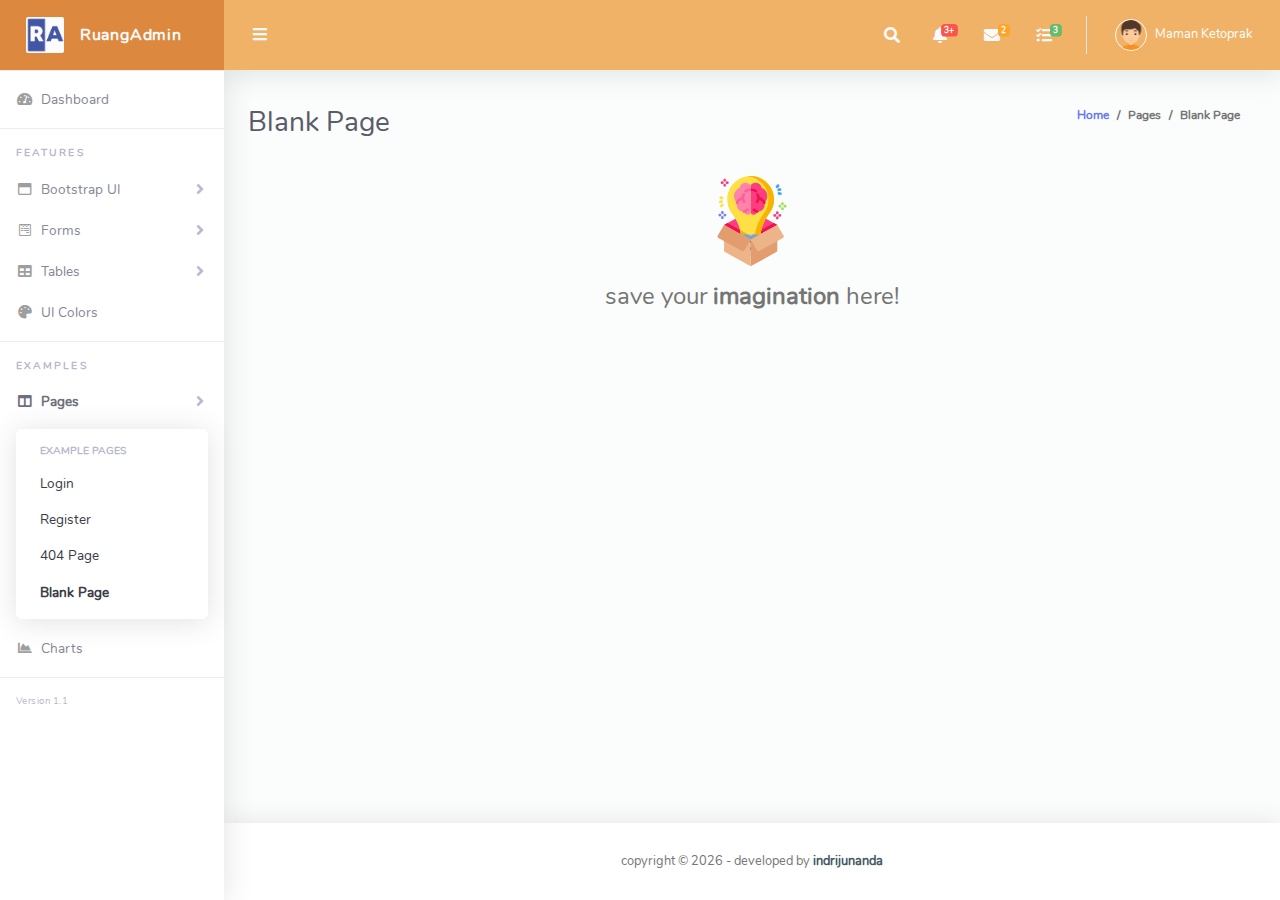
<file: panel/blank.html>
<!DOCTYPE html>
<html lang="en">

<head>
  <meta charset="utf-8">
  <meta http-equiv="X-UA-Compatible" content="IE=edge">
  <meta name="viewport" content="width=device-width, initial-scale=1, shrink-to-fit=no">
  <meta name="description" content="">
  <meta name="author" content="">
  <link href="img/logo/logo.png" rel="icon">
  <title>RuangAdmin - Blank Page</title>
  <link href="vendor/fontawesome-free/css/all.min.css" rel="stylesheet" type="text/css">
  <link href="vendor/bootstrap/css/bootstrap.min.css" rel="stylesheet" type="text/css">
  <link href="css/ruang-admin.min.css" rel="stylesheet">
</head>

<body id="page-top">
  <div id="wrapper">
    <!-- Sidebar -->
    <ul class="navbar-nav sidebar sidebar-light accordion" id="accordionSidebar">
      <a class="sidebar-brand d-flex align-items-center justify-content-center" href="index.html">
        <div class="sidebar-brand-icon">
          <img src="img/logo/logo2.png">
        </div>
        <div class="sidebar-brand-text mx-3">RuangAdmin</div>
      </a>
      <hr class="sidebar-divider my-0">
      <li class="nav-item">
        <a class="nav-link" href="index.html">
          <i class="fas fa-fw fa-tachometer-alt"></i>
          <span>Dashboard</span></a>
      </li>
      <hr class="sidebar-divider">
      <div class="sidebar-heading">
        Features
      </div>
      <li class="nav-item">
        <a class="nav-link collapsed" href="#" data-toggle="collapse" data-target="#collapseBootstrap"
          aria-expanded="true" aria-controls="collapseBootstrap">
          <i class="far fa-fw fa-window-maximize"></i>
          <span>Bootstrap UI</span>
        </a>
        <div id="collapseBootstrap" class="collapse" aria-labelledby="headingBootstrap" data-parent="#accordionSidebar">
          <div class="bg-white py-2 collapse-inner rounded">
            <h6 class="collapse-header">Bootstrap UI</h6>
            <a class="collapse-item" href="alerts.html">Alerts</a>
            <a class="collapse-item" href="buttons.html">Buttons</a>
            <a class="collapse-item" href="dropdowns.html">Dropdowns</a>
            <a class="collapse-item" href="modals.html">Modals</a>
            <a class="collapse-item" href="popovers.html">Popovers</a>
            <a class="collapse-item" href="progress-bar.html">Progress Bars</a>
          </div>
        </div>
      </li>
      <li class="nav-item">
        <a class="nav-link collapsed" href="#" data-toggle="collapse" data-target="#collapseForm" aria-expanded="true"
          aria-controls="collapseForm">
          <i class="fab fa-fw fa-wpforms"></i>
          <span>Forms</span>
        </a>
        <div id="collapseForm" class="collapse" aria-labelledby="headingForm" data-parent="#accordionSidebar">
          <div class="bg-white py-2 collapse-inner rounded">
            <h6 class="collapse-header">Forms</h6>
            <a class="collapse-item" href="form_basics.html">Form Basics</a>
            <a class="collapse-item" href="form_advanceds.html">Form Advanceds</a>
          </div>
        </div>
      </li>
      <li class="nav-item">
        <a class="nav-link collapsed" href="#" data-toggle="collapse" data-target="#collapseTable" aria-expanded="true"
          aria-controls="collapseTable">
          <i class="fas fa-fw fa-table"></i>
          <span>Tables</span>
        </a>
        <div id="collapseTable" class="collapse" aria-labelledby="headingTable" data-parent="#accordionSidebar">
          <div class="bg-white py-2 collapse-inner rounded">
            <h6 class="collapse-header">Tables</h6>
            <a class="collapse-item" href="simple-tables.html">Simple Tables</a>
            <a class="collapse-item" href="datatables.html">DataTables</a>
          </div>
        </div>
      </li>
      <li class="nav-item">
        <a class="nav-link" href="ui-colors.html">
          <i class="fas fa-fw fa-palette"></i>
          <span>UI Colors</span>
        </a>
      </li>
      <hr class="sidebar-divider">
      <div class="sidebar-heading">
        Examples
      </div>
      <li class="nav-item active">
        <a class="nav-link collapsed" href="#" data-toggle="collapse" data-target="#collapsePage" aria-expanded="true"
          aria-controls="collapsePage">
          <i class="fas fa-fw fa-columns"></i>
          <span>Pages</span>
        </a>
        <div id="collapsePage" class="collapse show" aria-labelledby="headingPage" data-parent="#accordionSidebar">
          <div class="bg-white py-2 collapse-inner rounded">
            <h6 class="collapse-header">Example Pages</h6>
            <a class="collapse-item" href="login.html">Login</a>
            <a class="collapse-item" href="register.html">Register</a>
            <a class="collapse-item" href="404.html">404 Page</a>
            <a class="collapse-item active" href="blank.html">Blank Page</a>
          </div>
        </div>
      </li>
      <li class="nav-item">
        <a class="nav-link" href="charts.html">
          <i class="fas fa-fw fa-chart-area"></i>
          <span>Charts</span>
        </a>
      </li>
      <hr class="sidebar-divider">
      <div class="version" id="version-ruangadmin"></div>
    </ul>
    <!-- Sidebar -->
    <div id="content-wrapper" class="d-flex flex-column">
      <div id="content">
        <!-- TopBar -->
        <nav class="navbar navbar-expand navbar-light bg-navbar topbar mb-4 static-top">
          <button id="sidebarToggleTop" class="btn btn-link rounded-circle mr-3">
            <i class="fa fa-bars"></i>
          </button>
          <ul class="navbar-nav ml-auto">
            <li class="nav-item dropdown no-arrow">
              <a class="nav-link dropdown-toggle" href="#" id="searchDropdown" role="button" data-toggle="dropdown"
                aria-haspopup="true" aria-expanded="false">
                <i class="fas fa-search fa-fw"></i>
              </a>
              <div class="dropdown-menu dropdown-menu-right p-3 shadow animated--grow-in"
                aria-labelledby="searchDropdown">
                <form class="navbar-search">
                  <div class="input-group">
                    <input type="text" class="form-control bg-light border-1 small" placeholder="What do you want to look for?"
                      aria-label="Search" aria-describedby="basic-addon2" style="border-color: #3f51b5;">
                    <div class="input-group-append">
                      <button class="btn btn-primary" type="button">
                        <i class="fas fa-search fa-sm"></i>
                      </button>
                    </div>
                  </div>
                </form>
              </div>
            </li>
            <li class="nav-item dropdown no-arrow mx-1">
              <a class="nav-link dropdown-toggle" href="#" id="alertsDropdown" role="button" data-toggle="dropdown"
                aria-haspopup="true" aria-expanded="false">
                <i class="fas fa-bell fa-fw"></i>
                <span class="badge badge-danger badge-counter">3+</span>
              </a>
              <div class="dropdown-list dropdown-menu dropdown-menu-right shadow animated--grow-in"
                aria-labelledby="alertsDropdown">
                <h6 class="dropdown-header">
                  Alerts Center
                </h6>
                <a class="dropdown-item d-flex align-items-center" href="#">
                  <div class="mr-3">
                    <div class="icon-circle bg-primary">
                      <i class="fas fa-file-alt text-white"></i>
                    </div>
                  </div>
                  <div>
                    <div class="small text-gray-500">December 12, 2019</div>
                    <span class="font-weight-bold">A new monthly report is ready to download!</span>
                  </div>
                </a>
                <a class="dropdown-item d-flex align-items-center" href="#">
                  <div class="mr-3">
                    <div class="icon-circle bg-success">
                      <i class="fas fa-donate text-white"></i>
                    </div>
                  </div>
                  <div>
                    <div class="small text-gray-500">December 7, 2019</div>
                    $290.29 has been deposited into your account!
                  </div>
                </a>
                <a class="dropdown-item d-flex align-items-center" href="#">
                  <div class="mr-3">
                    <div class="icon-circle bg-warning">
                      <i class="fas fa-exclamation-triangle text-white"></i>
                    </div>
                  </div>
                  <div>
                    <div class="small text-gray-500">December 2, 2019</div>
                    Spending Alert: We've noticed unusually high spending for your account.
                  </div>
                </a>
                <a class="dropdown-item text-center small text-gray-500" href="#">Show All Alerts</a>
              </div>
            </li>
            <li class="nav-item dropdown no-arrow mx-1">
              <a class="nav-link dropdown-toggle" href="#" id="messagesDropdown" role="button" data-toggle="dropdown"
                aria-haspopup="true" aria-expanded="false">
                <i class="fas fa-envelope fa-fw"></i>
                <span class="badge badge-warning badge-counter">2</span>
              </a>
              <div class="dropdown-list dropdown-menu dropdown-menu-right shadow animated--grow-in"
                aria-labelledby="messagesDropdown">
                <h6 class="dropdown-header">
                  Message Center
                </h6>
                <a class="dropdown-item d-flex align-items-center" href="#">
                  <div class="dropdown-list-image mr-3">
                    <img class="rounded-circle" src="img/man.png" style="max-width: 60px" alt="">
                    <div class="status-indicator bg-success"></div>
                  </div>
                  <div class="font-weight-bold">
                    <div class="text-truncate">Hi there! I am wondering if you can help me with a problem I've been
                      having.</div>
                    <div class="small text-gray-500">Udin Cilok · 58m</div>
                  </div>
                </a>
                <a class="dropdown-item d-flex align-items-center" href="#">
                  <div class="dropdown-list-image mr-3">
                    <img class="rounded-circle" src="img/girl.png" style="max-width: 60px" alt="">
                    <div class="status-indicator bg-default"></div>
                  </div>
                  <div>
                    <div class="text-truncate">Am I a good boy? The reason I ask is because someone told me that people
                      say this to all dogs, even if they aren't good...</div>
                    <div class="small text-gray-500">Jaenab · 2w</div>
                  </div>
                </a>
                <a class="dropdown-item text-center small text-gray-500" href="#">Read More Messages</a>
              </div>
            </li>
            <li class="nav-item dropdown no-arrow mx-1">
              <a class="nav-link dropdown-toggle" href="#" id="messagesDropdown" role="button" data-toggle="dropdown"
                aria-haspopup="true" aria-expanded="false">
                <i class="fas fa-tasks fa-fw"></i>
                <span class="badge badge-success badge-counter">3</span>
              </a>
              <div class="dropdown-list dropdown-menu dropdown-menu-right shadow animated--grow-in"
                aria-labelledby="messagesDropdown">
                <h6 class="dropdown-header">
                  Task
                </h6>
                <a class="dropdown-item align-items-center" href="#">
                  <div class="mb-3">
                    <div class="small text-gray-500">Design Button
                      <div class="small float-right"><b>50%</b></div>
                    </div>
                    <div class="progress" style="height: 12px;">
                      <div class="progress-bar bg-success" role="progressbar" style="width: 50%" aria-valuenow="50"
                        aria-valuemin="0" aria-valuemax="100"></div>
                    </div>
                  </div>
                </a>
                <a class="dropdown-item align-items-center" href="#">
                  <div class="mb-3">
                    <div class="small text-gray-500">Make Beautiful Transitions
                      <div class="small float-right"><b>30%</b></div>
                    </div>
                    <div class="progress" style="height: 12px;">
                      <div class="progress-bar bg-warning" role="progressbar" style="width: 30%" aria-valuenow="30"
                        aria-valuemin="0" aria-valuemax="100"></div>
                    </div>
                  </div>
                </a>
                <a class="dropdown-item align-items-center" href="#">
                  <div class="mb-3">
                    <div class="small text-gray-500">Create Pie Chart
                      <div class="small float-right"><b>75%</b></div>
                    </div>
                    <div class="progress" style="height: 12px;">
                      <div class="progress-bar bg-danger" role="progressbar" style="width: 75%" aria-valuenow="75"
                        aria-valuemin="0" aria-valuemax="100"></div>
                    </div>
                  </div>
                </a>
                <a class="dropdown-item text-center small text-gray-500" href="#">View All Taks</a>
              </div>
            </li>
            <div class="topbar-divider d-none d-sm-block"></div>
            <li class="nav-item dropdown no-arrow">
              <a class="nav-link dropdown-toggle" href="#" id="userDropdown" role="button" data-toggle="dropdown"
                aria-haspopup="true" aria-expanded="false">
                <img class="img-profile rounded-circle" src="img/boy.png" style="max-width: 60px">
                <span class="ml-2 d-none d-lg-inline text-white small">Maman Ketoprak</span>
              </a>
              <div class="dropdown-menu dropdown-menu-right shadow animated--grow-in" aria-labelledby="userDropdown">
                <a class="dropdown-item" href="#">
                  <i class="fas fa-user fa-sm fa-fw mr-2 text-gray-400"></i>
                  Profile
                </a>
                <a class="dropdown-item" href="#">
                  <i class="fas fa-cogs fa-sm fa-fw mr-2 text-gray-400"></i>
                  Settings
                </a>
                <a class="dropdown-item" href="#">
                  <i class="fas fa-list fa-sm fa-fw mr-2 text-gray-400"></i>
                  Activity Log
                </a>
                <div class="dropdown-divider"></div>
                <a class="dropdown-item" href="javascript:void(0);" data-toggle="modal" data-target="#logoutModal">
                  <i class="fas fa-sign-out-alt fa-sm fa-fw mr-2 text-gray-400"></i>
                  Logout
                </a>
              </div>
            </li>
          </ul>
        </nav>
        <!-- Topbar -->

        <!-- Container Fluid-->
        <div class="container-fluid" id="container-wrapper">
          <div class="d-sm-flex align-items-center justify-content-between mb-4">
            <h1 class="h3 mb-0 text-gray-800">Blank Page</h1>
            <ol class="breadcrumb">
              <li class="breadcrumb-item"><a href="./">Home</a></li>
              <li class="breadcrumb-item">Pages</li>
              <li class="breadcrumb-item active" aria-current="page">Blank Page</li>
            </ol>
          </div>

          <div class="text-center">
            <img src="img/think.svg" style="max-height: 90px">
            <h4 class="pt-3">save your <b>imagination</b> here!</h4>
          </div>

          <!-- Modal Logout -->
          <div class="modal fade" id="logoutModal" tabindex="-1" role="dialog" aria-labelledby="exampleModalLabelLogout"
            aria-hidden="true">
            <div class="modal-dialog" role="document">
              <div class="modal-content">
                <div class="modal-header">
                  <h5 class="modal-title" id="exampleModalLabelLogout">Ohh No!</h5>
                  <button type="button" class="close" data-dismiss="modal" aria-label="Close">
                    <span aria-hidden="true">&times;</span>
                  </button>
                </div>
                <div class="modal-body">
                  <p>Are you sure you want to logout?</p>
                </div>
                <div class="modal-footer">
                  <button type="button" class="btn btn-outline-primary" data-dismiss="modal">Cancel</button>
                  <a href="login.html" class="btn btn-primary">Logout</a>
                </div>
              </div>
            </div>
          </div>

        </div>
        <!---Container Fluid-->
      </div>
      <!-- Footer -->
      <footer class="sticky-footer bg-white">
        <div class="container my-auto">
          <div class="copyright text-center my-auto">
            <span>copyright &copy; <script> document.write(new Date().getFullYear()); </script> - developed by
              <b><a href="https://indrijunanda.gitlab.io/" target="_blank">indrijunanda</a></b>
            </span>
          </div>
        </div>
      </footer>
      <!-- Footer -->
    </div>
  </div>

  <!-- Scroll to top -->
  <a class="scroll-to-top rounded" href="#page-top">
    <i class="fas fa-angle-up"></i>
  </a>

  <script src="vendor/jquery/jquery.min.js"></script>
  <script src="vendor/bootstrap/js/bootstrap.bundle.min.js"></script>
  <script src="vendor/jquery-easing/jquery.easing.min.js"></script>
  <script src="js/ruang-admin.min.js"></script>

</body>

</html>
</file>
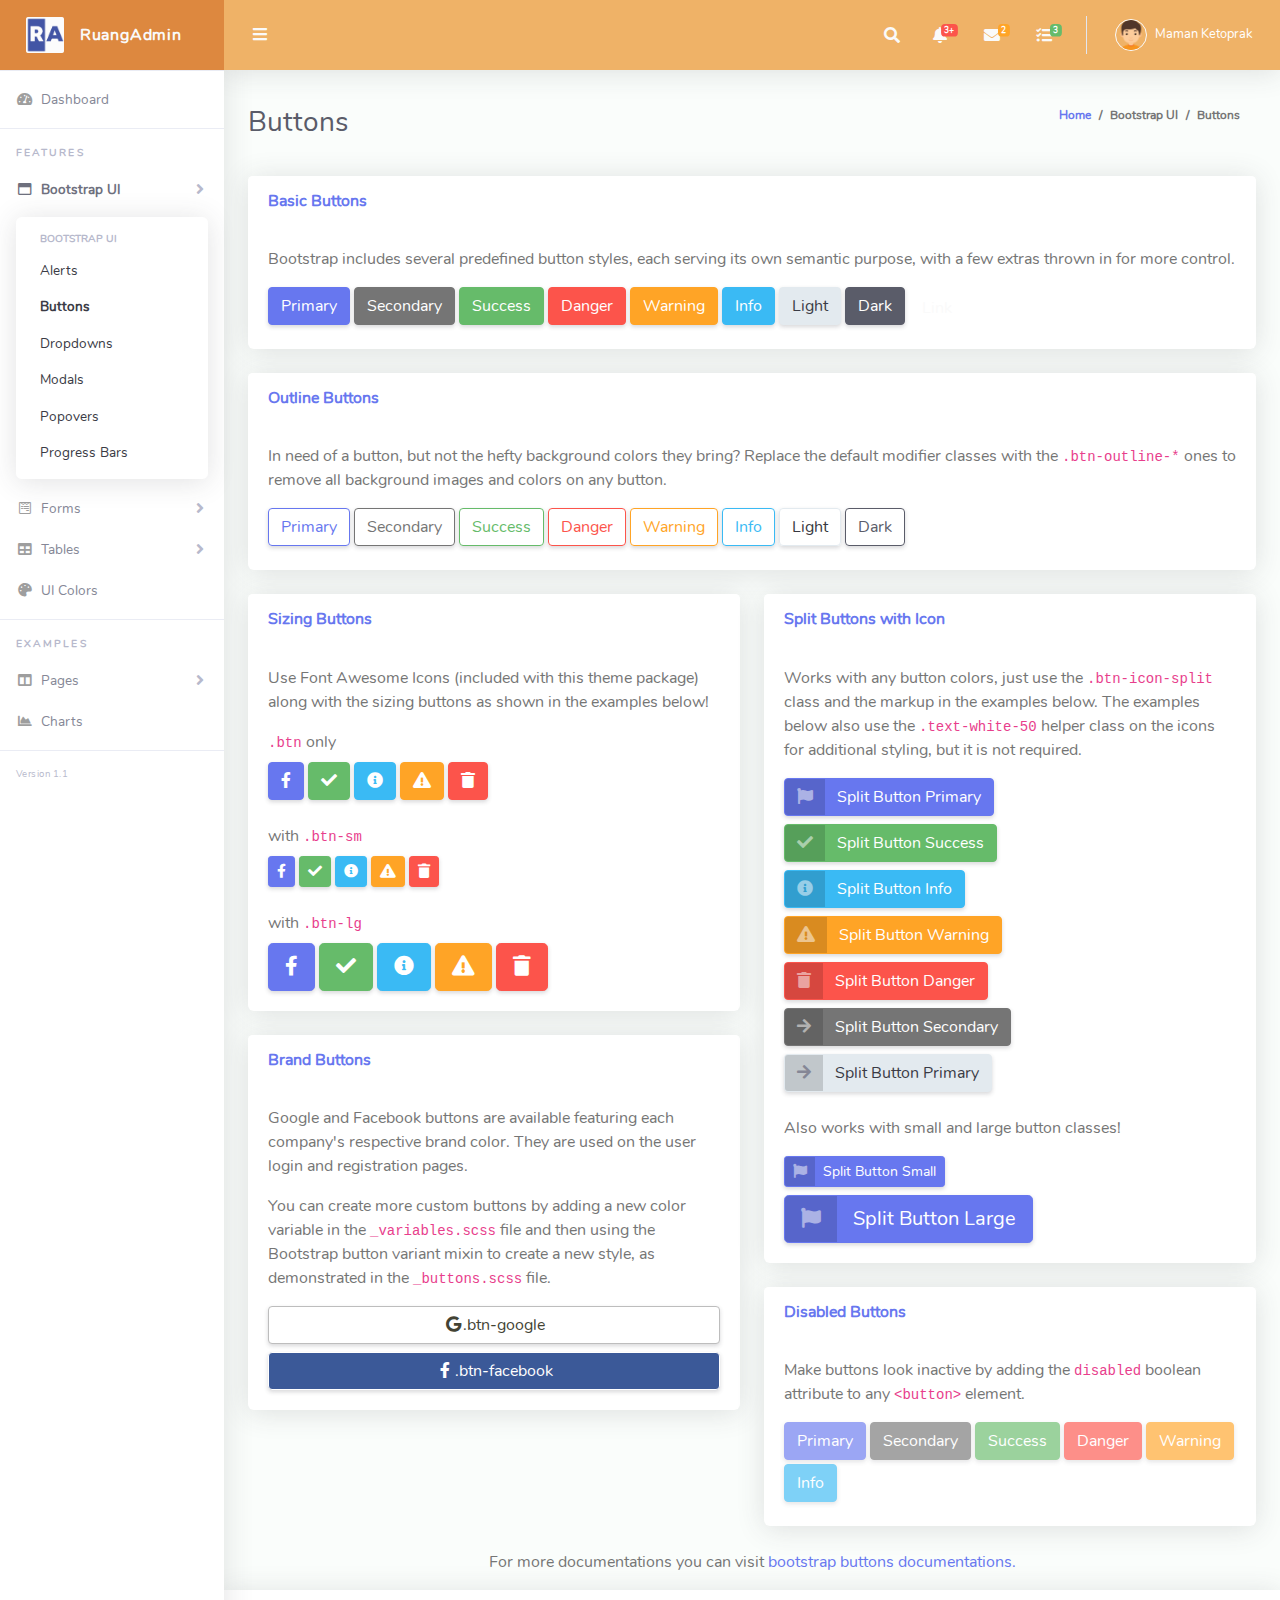
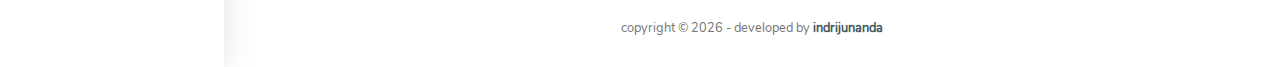
<file: panel/buttons.html>
<!DOCTYPE html>
<html lang="en">

<head>

  <meta charset="utf-8">
  <meta http-equiv="X-UA-Compatible" content="IE=edge">
  <meta name="viewport" content="width=device-width, initial-scale=1, shrink-to-fit=no">
  <meta name="description" content="">
  <meta name="author" content="">
  <link href="img/logo/logo.png" rel="icon">
  <title>RuangAdmin - Buttons</title>
  <link href="vendor/fontawesome-free/css/all.min.css" rel="stylesheet" type="text/css">
  <link href="vendor/bootstrap/css/bootstrap.min.css" rel="stylesheet" type="text/css">
  <link href="css/ruang-admin.min.css" rel="stylesheet">
</head>

<body id="page-top">
  <div id="wrapper">
    <!-- Sidebar -->
    <ul class="navbar-nav sidebar sidebar-light accordion" id="accordionSidebar">
      <a class="sidebar-brand d-flex align-items-center justify-content-center" href="index.html">
        <div class="sidebar-brand-icon">
          <img src="img/logo/logo2.png">
        </div>
        <div class="sidebar-brand-text mx-3">RuangAdmin</div>
      </a>
      <hr class="sidebar-divider my-0">
      <li class="nav-item">
        <a class="nav-link" href="index.html">
          <i class="fas fa-fw fa-tachometer-alt"></i>
          <span>Dashboard</span></a>
      </li>
      <hr class="sidebar-divider">
      <div class="sidebar-heading">
        Features
      </div>
      <li class="nav-item active">
        <a class="nav-link collapsed" href="#" data-toggle="collapse" data-target="#collapseBootstrap"
          aria-expanded="true" aria-controls="collapseBootstrap">
          <i class="far fa-fw fa-window-maximize"></i>
          <span>Bootstrap UI</span>
        </a>
        <div id="collapseBootstrap" class="collapse show" aria-labelledby="headingBootstrap"
          data-parent="#accordionSidebar">
          <div class="bg-white py-2 collapse-inner rounded">
            <h6 class="collapse-header">Bootstrap UI</h6>
            <a class="collapse-item" href="alerts.html">Alerts</a>
            <a class="collapse-item active" href="buttons.html">Buttons</a>
            <a class="collapse-item" href="dropdowns.html">Dropdowns</a>
            <a class="collapse-item" href="modals.html">Modals</a>
            <a class="collapse-item" href="popovers.html">Popovers</a>
            <a class="collapse-item" href="progress-bar.html">Progress Bars</a>
          </div>
        </div>
      </li>
      <li class="nav-item">
        <a class="nav-link collapsed" href="#" data-toggle="collapse" data-target="#collapseForm" aria-expanded="true"
          aria-controls="collapseForm">
          <i class="fab fa-fw fa-wpforms"></i>
          <span>Forms</span>
        </a>
        <div id="collapseForm" class="collapse" aria-labelledby="headingForm" data-parent="#accordionSidebar">
          <div class="bg-white py-2 collapse-inner rounded">
            <h6 class="collapse-header">Forms</h6>
            <a class="collapse-item" href="form_basics.html">Form Basics</a>
            <a class="collapse-item" href="form_advanceds.html">Form Advanceds</a>
          </div>
        </div>
      </li>
      <li class="nav-item">
        <a class="nav-link collapsed" href="#" data-toggle="collapse" data-target="#collapseTable" aria-expanded="true"
          aria-controls="collapseTable">
          <i class="fas fa-fw fa-table"></i>
          <span>Tables</span>
        </a>
        <div id="collapseTable" class="collapse" aria-labelledby="headingTable" data-parent="#accordionSidebar">
          <div class="bg-white py-2 collapse-inner rounded">
            <h6 class="collapse-header">Tables</h6>
            <a class="collapse-item" href="simple-tables.html">Simple Tables</a>
            <a class="collapse-item" href="datatables.html">DataTables</a>
          </div>
        </div>
      </li>
      <li class="nav-item">
        <a class="nav-link" href="ui-colors.html">
          <i class="fas fa-fw fa-palette"></i>
          <span>UI Colors</span>
        </a>
      </li>
      <hr class="sidebar-divider">
      <div class="sidebar-heading">
        Examples
      </div>
      <li class="nav-item">
        <a class="nav-link collapsed" href="#" data-toggle="collapse" data-target="#collapsePage" aria-expanded="true"
          aria-controls="collapsePage">
          <i class="fas fa-fw fa-columns"></i>
          <span>Pages</span>
        </a>
        <div id="collapsePage" class="collapse" aria-labelledby="headingPage" data-parent="#accordionSidebar">
          <div class="bg-white py-2 collapse-inner rounded">
            <h6 class="collapse-header">Example Pages</h6>
            <a class="collapse-item" href="login.html">Login</a>
            <a class="collapse-item" href="register.html">Register</a>
            <a class="collapse-item" href="404.html">404 Page</a>
            <a class="collapse-item" href="blank.html">Blank Page</a>
          </div>
        </div>
      </li>
      <li class="nav-item">
        <a class="nav-link" href="charts.html">
          <i class="fas fa-fw fa-chart-area"></i>
          <span>Charts</span>
        </a>
      </li>
      <hr class="sidebar-divider">
      <div class="version" id="version-ruangadmin"></div>
    </ul>
    <!-- Sidebar -->
    <div id="content-wrapper" class="d-flex flex-column">
      <div id="content">
        <!-- TopBar -->
        <nav class="navbar navbar-expand navbar-light bg-navbar topbar mb-4 static-top">
          <button id="sidebarToggleTop" class="btn btn-link rounded-circle mr-3">
            <i class="fa fa-bars"></i>
          </button>
          <ul class="navbar-nav ml-auto">
            <li class="nav-item dropdown no-arrow">
              <a class="nav-link dropdown-toggle" href="#" id="searchDropdown" role="button" data-toggle="dropdown"
                aria-haspopup="true" aria-expanded="false">
                <i class="fas fa-search fa-fw"></i>
              </a>
              <div class="dropdown-menu dropdown-menu-right p-3 shadow animated--grow-in"
                aria-labelledby="searchDropdown">
                <form class="navbar-search">
                  <div class="input-group">
                    <input type="text" class="form-control bg-light border-1 small" placeholder="What do you want to look for?"
                      aria-label="Search" aria-describedby="basic-addon2" style="border-color: #3f51b5;">
                    <div class="input-group-append">
                      <button class="btn btn-primary" type="button">
                        <i class="fas fa-search fa-sm"></i>
                      </button>
                    </div>
                  </div>
                </form>
              </div>
            </li>
            <li class="nav-item dropdown no-arrow mx-1">
              <a class="nav-link dropdown-toggle" href="#" id="alertsDropdown" role="button" data-toggle="dropdown"
                aria-haspopup="true" aria-expanded="false">
                <i class="fas fa-bell fa-fw"></i>
                <span class="badge badge-danger badge-counter">3+</span>
              </a>
              <div class="dropdown-list dropdown-menu dropdown-menu-right shadow animated--grow-in"
                aria-labelledby="alertsDropdown">
                <h6 class="dropdown-header">
                  Alerts Center
                </h6>
                <a class="dropdown-item d-flex align-items-center" href="#">
                  <div class="mr-3">
                    <div class="icon-circle bg-primary">
                      <i class="fas fa-file-alt text-white"></i>
                    </div>
                  </div>
                  <div>
                    <div class="small text-gray-500">December 12, 2019</div>
                    <span class="font-weight-bold">A new monthly report is ready to download!</span>
                  </div>
                </a>
                <a class="dropdown-item d-flex align-items-center" href="#">
                  <div class="mr-3">
                    <div class="icon-circle bg-success">
                      <i class="fas fa-donate text-white"></i>
                    </div>
                  </div>
                  <div>
                    <div class="small text-gray-500">December 7, 2019</div>
                    $290.29 has been deposited into your account!
                  </div>
                </a>
                <a class="dropdown-item d-flex align-items-center" href="#">
                  <div class="mr-3">
                    <div class="icon-circle bg-warning">
                      <i class="fas fa-exclamation-triangle text-white"></i>
                    </div>
                  </div>
                  <div>
                    <div class="small text-gray-500">December 2, 2019</div>
                    Spending Alert: We've noticed unusually high spending for your account.
                  </div>
                </a>
                <a class="dropdown-item text-center small text-gray-500" href="#">Show All Alerts</a>
              </div>
            </li>
            <li class="nav-item dropdown no-arrow mx-1">
              <a class="nav-link dropdown-toggle" href="#" id="messagesDropdown" role="button" data-toggle="dropdown"
                aria-haspopup="true" aria-expanded="false">
                <i class="fas fa-envelope fa-fw"></i>
                <span class="badge badge-warning badge-counter">2</span>
              </a>
              <div class="dropdown-list dropdown-menu dropdown-menu-right shadow animated--grow-in"
                aria-labelledby="messagesDropdown">
                <h6 class="dropdown-header">
                  Message Center
                </h6>
                <a class="dropdown-item d-flex align-items-center" href="#">
                  <div class="dropdown-list-image mr-3">
                    <img class="rounded-circle" src="img/man.png" style="max-width: 60px" alt="">
                    <div class="status-indicator bg-success"></div>
                  </div>
                  <div class="font-weight-bold">
                    <div class="text-truncate">Hi there! I am wondering if you can help me with a problem I've been
                      having.</div>
                    <div class="small text-gray-500">Udin Cilok · 58m</div>
                  </div>
                </a>
                <a class="dropdown-item d-flex align-items-center" href="#">
                  <div class="dropdown-list-image mr-3">
                    <img class="rounded-circle" src="img/girl.png" style="max-width: 60px" alt="">
                    <div class="status-indicator bg-default"></div>
                  </div>
                  <div>
                    <div class="text-truncate">Am I a good boy? The reason I ask is because someone told me that people
                      say this to all dogs, even if they aren't good...</div>
                    <div class="small text-gray-500">Jaenab · 2w</div>
                  </div>
                </a>
                <a class="dropdown-item text-center small text-gray-500" href="#">Read More Messages</a>
              </div>
            </li>
            <li class="nav-item dropdown no-arrow mx-1">
              <a class="nav-link dropdown-toggle" href="#" id="messagesDropdown" role="button" data-toggle="dropdown"
                aria-haspopup="true" aria-expanded="false">
                <i class="fas fa-tasks fa-fw"></i>
                <span class="badge badge-success badge-counter">3</span>
              </a>
              <div class="dropdown-list dropdown-menu dropdown-menu-right shadow animated--grow-in"
                aria-labelledby="messagesDropdown">
                <h6 class="dropdown-header">
                  Task
                </h6>
                <a class="dropdown-item align-items-center" href="#">
                  <div class="mb-3">
                    <div class="small text-gray-500">Design Button
                      <div class="small float-right"><b>50%</b></div>
                    </div>
                    <div class="progress" style="height: 12px;">
                      <div class="progress-bar bg-success" role="progressbar" style="width: 50%" aria-valuenow="50"
                        aria-valuemin="0" aria-valuemax="100"></div>
                    </div>
                  </div>
                </a>
                <a class="dropdown-item align-items-center" href="#">
                  <div class="mb-3">
                    <div class="small text-gray-500">Make Beautiful Transitions
                      <div class="small float-right"><b>30%</b></div>
                    </div>
                    <div class="progress" style="height: 12px;">
                      <div class="progress-bar bg-warning" role="progressbar" style="width: 30%" aria-valuenow="30"
                        aria-valuemin="0" aria-valuemax="100"></div>
                    </div>
                  </div>
                </a>
                <a class="dropdown-item align-items-center" href="#">
                  <div class="mb-3">
                    <div class="small text-gray-500">Create Pie Chart
                      <div class="small float-right"><b>75%</b></div>
                    </div>
                    <div class="progress" style="height: 12px;">
                      <div class="progress-bar bg-danger" role="progressbar" style="width: 75%" aria-valuenow="75"
                        aria-valuemin="0" aria-valuemax="100"></div>
                    </div>
                  </div>
                </a>
                <a class="dropdown-item text-center small text-gray-500" href="#">View All Taks</a>
              </div>
            </li>
            <div class="topbar-divider d-none d-sm-block"></div>
            <li class="nav-item dropdown no-arrow">
              <a class="nav-link dropdown-toggle" href="#" id="userDropdown" role="button" data-toggle="dropdown"
                aria-haspopup="true" aria-expanded="false">
                <img class="img-profile rounded-circle" src="img/boy.png" style="max-width: 60px">
                <span class="ml-2 d-none d-lg-inline text-white small">Maman Ketoprak</span>
              </a>
              <div class="dropdown-menu dropdown-menu-right shadow animated--grow-in" aria-labelledby="userDropdown">
                <a class="dropdown-item" href="#">
                  <i class="fas fa-user fa-sm fa-fw mr-2 text-gray-400"></i>
                  Profile
                </a>
                <a class="dropdown-item" href="#">
                  <i class="fas fa-cogs fa-sm fa-fw mr-2 text-gray-400"></i>
                  Settings
                </a>
                <a class="dropdown-item" href="#">
                  <i class="fas fa-list fa-sm fa-fw mr-2 text-gray-400"></i>
                  Activity Log
                </a>
                <div class="dropdown-divider"></div>
                <a class="dropdown-item" href="javascript:void(0);" data-toggle="modal" data-target="#logoutModal">
                  <i class="fas fa-sign-out-alt fa-sm fa-fw mr-2 text-gray-400"></i>
                  Logout
                </a>
              </div>
            </li>
          </ul>
        </nav>
        <!-- Topbar -->
        <!-- Container Fluid -->
        <div class="container-fluid" id="container-wrapper">
          <div class="d-sm-flex align-items-center justify-content-between mb-4">
            <h1 class="h3 mb-0 text-gray-800">Buttons</h1>
            <ol class="breadcrumb">
              <li class="breadcrumb-item"><a href="./">Home</a></li>
              <li class="breadcrumb-item">Bootstrap UI</li>
              <li class="breadcrumb-item active" aria-current="page">Buttons</li>
            </ol>
          </div>

          <!-- row -->
          <div class="row">
            <!-- Basic Button -->
            <div class="col-lg-12">
              <div class="card mb-4">
                <div class="card-header py-3">
                  <h6 class="m-0 font-weight-bold text-primary">Basic Buttons</h6>
                </div>
                <div class="card-body">
                  <p>Bootstrap includes several predefined button styles, each serving its own
                    semantic purpose, with a
                    few extras thrown in for more control.</p>
                  <button type="button" class="btn btn-primary mb-1">Primary</button>
                  <button type="button" class="btn btn-secondary mb-1">Secondary</button>
                  <button type="button" class="btn btn-success mb-1">Success</button>
                  <button type="button" class="btn btn-danger mb-1">Danger</button>
                  <button type="button" class="btn btn-warning mb-1">Warning</button>
                  <button type="button" class="btn btn-info mb-1">Info</button>
                  <button type="button" class="btn btn-light mb-1">Light</button>
                  <button type="button" class="btn btn-dark mb-1">Dark</button>
                  <button type="button" class="btn btn-link">Link</button>
                </div>
              </div>
            </div>

            <!-- Outline Buttons -->
            <div class="col-lg-12">
              <div class="card mb-4">
                <div class="card-header py-3">
                  <h6 class="m-0 font-weight-bold text-primary">Outline Buttons</h6>
                </div>
                <div class="card-body">
                  <p>In need of a button, but not the hefty background colors they bring? Replace the
                    default modifier
                    classes with the <code class="highlighter-rouge">.btn-outline-*</code> ones to
                    remove all background
                    images and colors on any button.</p>
                  <button type="button" class="btn btn-outline-primary mb-1">Primary</button>
                  <button type="button" class="btn btn-outline-secondary mb-1">Secondary</button>
                  <button type="button" class="btn btn-outline-success mb-1">Success</button>
                  <button type="button" class="btn btn-outline-danger mb-1">Danger</button>
                  <button type="button" class="btn btn-outline-warning mb-1">Warning</button>
                  <button type="button" class="btn btn-outline-info mb-1">Info</button>
                  <button type="button" class="btn btn-outline-light mb-1">Light</button>
                  <button type="button" class="btn btn-outline-dark mb-1">Dark</button>
                </div>
              </div>
            </div>

            <div class="col-lg-6">
              <!-- Sizing Buttons -->
              <div class="card mb-4">
                <div class="card-header py-3">
                  <h6 class="m-0 font-weight-bold text-primary">Sizing Buttons</h6>
                </div>
                <div class="card-body">
                  <p>Use Font Awesome Icons (included with this theme package) along with the sizing buttons as shown in
                    the examples below!</p>
                  <!-- Buttons (Default) -->
                  <div class="mb-2">
                    <code>.btn</code> only
                  </div>
                  <a href="#" class="btn btn-primary">
                    <i class="fab fa-facebook-f"></i>
                  </a>
                  <a href="#" class="btn btn-success">
                    <i class="fas fa-check"></i>
                  </a>
                  <a href="#" class="btn btn-info">
                    <i class="fas fa-info-circle"></i>
                  </a>
                  <a href="#" class="btn btn-warning">
                    <i class="fas fa-exclamation-triangle"></i>
                  </a>
                  <a href="#" class="btn btn-danger">
                    <i class="fas fa-trash"></i>
                  </a>
                  <!-- Buttons (Small) -->
                  <div class="mt-4 mb-2">
                    with <code>.btn-sm</code>
                  </div>
                  <a href="#" class="btn btn-primary btn-sm">
                    <i class="fab fa-facebook-f"></i>
                  </a>
                  <a href="#" class="btn btn-success btn-sm">
                    <i class="fas fa-check"></i>
                  </a>
                  <a href="#" class="btn btn-info btn-sm">
                    <i class="fas fa-info-circle"></i>
                  </a>
                  <a href="#" class="btn btn-warning btn-sm">
                    <i class="fas fa-exclamation-triangle"></i>
                  </a>
                  <a href="#" class="btn btn-danger btn-sm">
                    <i class="fas fa-trash"></i>
                  </a>
                  <!-- Buttons (Large) -->
                  <div class="mt-4 mb-2">
                    with <code>.btn-lg</code>
                  </div>
                  <a href="#" class="btn btn-primary btn-lg">
                    <i class="fab fa-facebook-f"></i>
                  </a>
                  <a href="#" class="btn btn-success btn-lg">
                    <i class="fas fa-check"></i>
                  </a>
                  <a href="#" class="btn btn-info btn-lg">
                    <i class="fas fa-info-circle"></i>
                  </a>
                  <a href="#" class="btn btn-warning btn-lg">
                    <i class="fas fa-exclamation-triangle"></i>
                  </a>
                  <a href="#" class="btn btn-danger btn-lg">
                    <i class="fas fa-trash"></i>
                  </a>
                </div>
              </div>
              <!-- Brand Buttons -->
              <div class="card mb-4">
                <div class="card-header py-3">
                  <h6 class="m-0 font-weight-bold text-primary">Brand Buttons</h6>
                </div>
                <div class="card-body">
                  <p>Google and Facebook buttons are available featuring each company's respective
                    brand color. They are used on the user login and registration pages.</p>
                  <p>You can create more custom buttons by adding a new color variable in the
                    <code>_variables.scss</code> file and then using the Bootstrap button variant mixin to create a new
                    style, as demonstrated in the <code>_buttons.scss</code> file.</p>
                  <a href="#" class="btn btn-google btn-block"><i class="fab fa-google fa-fw"></i>.btn-google</a>
                  <a href="#" class="btn btn-facebook btn-block"><i
                      class="fab fa-facebook-f fa-fw"></i>.btn-facebook</a>
                </div>
              </div>
            </div>
            <!-- Split Buttons with Icon -->
            <div class="col-lg-6">
              <div class="card mb-4">
                <div class="card-header py-3">
                  <h6 class="m-0 font-weight-bold text-primary">Split Buttons with Icon</h6>
                </div>
                <div class="card-body">
                  <p>Works with any button colors, just use the <code>.btn-icon-split</code> class and
                    the markup in the
                    examples below. The examples below also use the <code>.text-white-50</code>
                    helper class on the
                    icons for additional styling, but it is not required.</p>
                  <a href="#" class="btn btn-primary btn-icon-split">
                    <span class="icon text-white-50">
                      <i class="fas fa-flag"></i>
                    </span>
                    <span class="text">Split Button Primary</span>
                  </a>
                  <div class="my-2"></div>
                  <a href="#" class="btn btn-success btn-icon-split">
                    <span class="icon text-white-50">
                      <i class="fas fa-check"></i>
                    </span>
                    <span class="text">Split Button Success</span>
                  </a>
                  <div class="my-2"></div>
                  <a href="#" class="btn btn-info btn-icon-split">
                    <span class="icon text-white-50">
                      <i class="fas fa-info-circle"></i>
                    </span>
                    <span class="text">Split Button Info</span>
                  </a>
                  <div class="my-2"></div>
                  <a href="#" class="btn btn-warning btn-icon-split">
                    <span class="icon text-white-50">
                      <i class="fas fa-exclamation-triangle"></i>
                    </span>
                    <span class="text">Split Button Warning</span>
                  </a>
                  <div class="my-2"></div>
                  <a href="#" class="btn btn-danger btn-icon-split">
                    <span class="icon text-white-50">
                      <i class="fas fa-trash"></i>
                    </span>
                    <span class="text">Split Button Danger</span>
                  </a>
                  <div class="my-2"></div>
                  <a href="#" class="btn btn-secondary btn-icon-split">
                    <span class="icon text-white-50">
                      <i class="fas fa-arrow-right"></i>
                    </span>
                    <span class="text">Split Button Secondary</span>
                  </a>
                  <div class="my-2"></div>
                  <a href="#" class="btn btn-light btn-icon-split">
                    <span class="icon text-gray-600">
                      <i class="fas fa-arrow-right"></i>
                    </span>
                    <span class="text">Split Button Primary</span>
                  </a>
                  <div class="mb-4"></div>
                  <p>Also works with small and large button classes!</p>
                  <a href="#" class="btn btn-primary btn-icon-split btn-sm">
                    <span class="icon text-white-50">
                      <i class="fas fa-flag"></i>
                    </span>
                    <span class="text">Split Button Small</span>
                  </a>
                  <div class="my-2"></div>
                  <a href="#" class="btn btn-primary btn-icon-split btn-lg">
                    <span class="icon text-white-50">
                      <i class="fas fa-flag"></i>
                    </span>
                    <span class="text">Split Button Large</span>
                  </a>
                </div>
              </div>
              <!-- Disabled Buttons -->
              <div class="card mb-4">
                <div class="card-header py-3">
                  <h6 class="m-0 font-weight-bold text-primary">Disabled Buttons</h6>
                </div>
                <div class="card-body">
                  <p>Make buttons look inactive by adding the <code class="highlighter-rouge">disabled</code> boolean
                    attribute to any <code class="highlighter-rouge">&lt;button&gt;</code> element.
                  </p>
                  <button type="button" class="btn btn-primary mb-1" disabled>Primary</button>
                  <button type="button" class="btn btn-secondary mb-1" disabled>Secondary</button>
                  <button type="button" class="btn btn-success mb-1" disabled>Success</button>
                  <button type="button" class="btn btn-danger mb-1" disabled>Danger</button>
                  <button type="button" class="btn btn-warning mb-1" disabled>Warning</button>
                  <button type="button" class="btn btn-info mb-1" disabled>Info</button>
                </div>
              </div>
            </div>
          </div>
          <!-- Row -->
          <!-- Documentations Link -->
          <div class="row">
            <div class="col-lg-12 text-center">
              <p>For more documentations you can visit<a href="https://getbootstrap.com/docs/4.3/components/buttons/"
                  target="_blank">
                  bootstrap buttons documentations.</a></p>
            </div>
          </div>

          <!-- Modal Logout -->
          <div class="modal fade" id="logoutModal" tabindex="-1" role="dialog" aria-labelledby="exampleModalLabelLogout"
            aria-hidden="true">
            <div class="modal-dialog" role="document">
              <div class="modal-content">
                <div class="modal-header">
                  <h5 class="modal-title" id="exampleModalLabelLogout">Ohh No!</h5>
                  <button type="button" class="close" data-dismiss="modal" aria-label="Close">
                    <span aria-hidden="true">&times;</span>
                  </button>
                </div>
                <div class="modal-body">
                  <p>Are you sure you want to logout?</p>
                </div>
                <div class="modal-footer">
                  <button type="button" class="btn btn-outline-primary" data-dismiss="modal">Cancel</button>
                  <a href="login.html" class="btn btn-primary">Logout</a>
                </div>
              </div>
            </div>
          </div>
          
        </div>
        <!-- Container Fluid -->
      </div>
      <!-- Footer -->
      <footer class="sticky-footer bg-white">
        <div class="container my-auto">
          <div class="copyright text-center my-auto">
            <span>copyright &copy; <script> document.write(new Date().getFullYear()); </script> - developed by <b><a href="https://indrijunanda.gitlab.io/"
                  target="_blank">indrijunanda</a></b> </span>
          </div>
        </div>
      </footer>
    </div>
  </div>
  <!-- scroll to top -->
  <a class="scroll-to-top rounded" href="#page-top">
    <i class="fas fa-angle-up"></i>
  </a>
  <script src="vendor/jquery/jquery.min.js"></script>
  <script src="vendor/bootstrap/js/bootstrap.bundle.min.js"></script>
  <script src="vendor/jquery-easing/jquery.easing.min.js"></script>
  <script src="js/ruang-admin.min.js"></script>
</body>

</html>
</file>
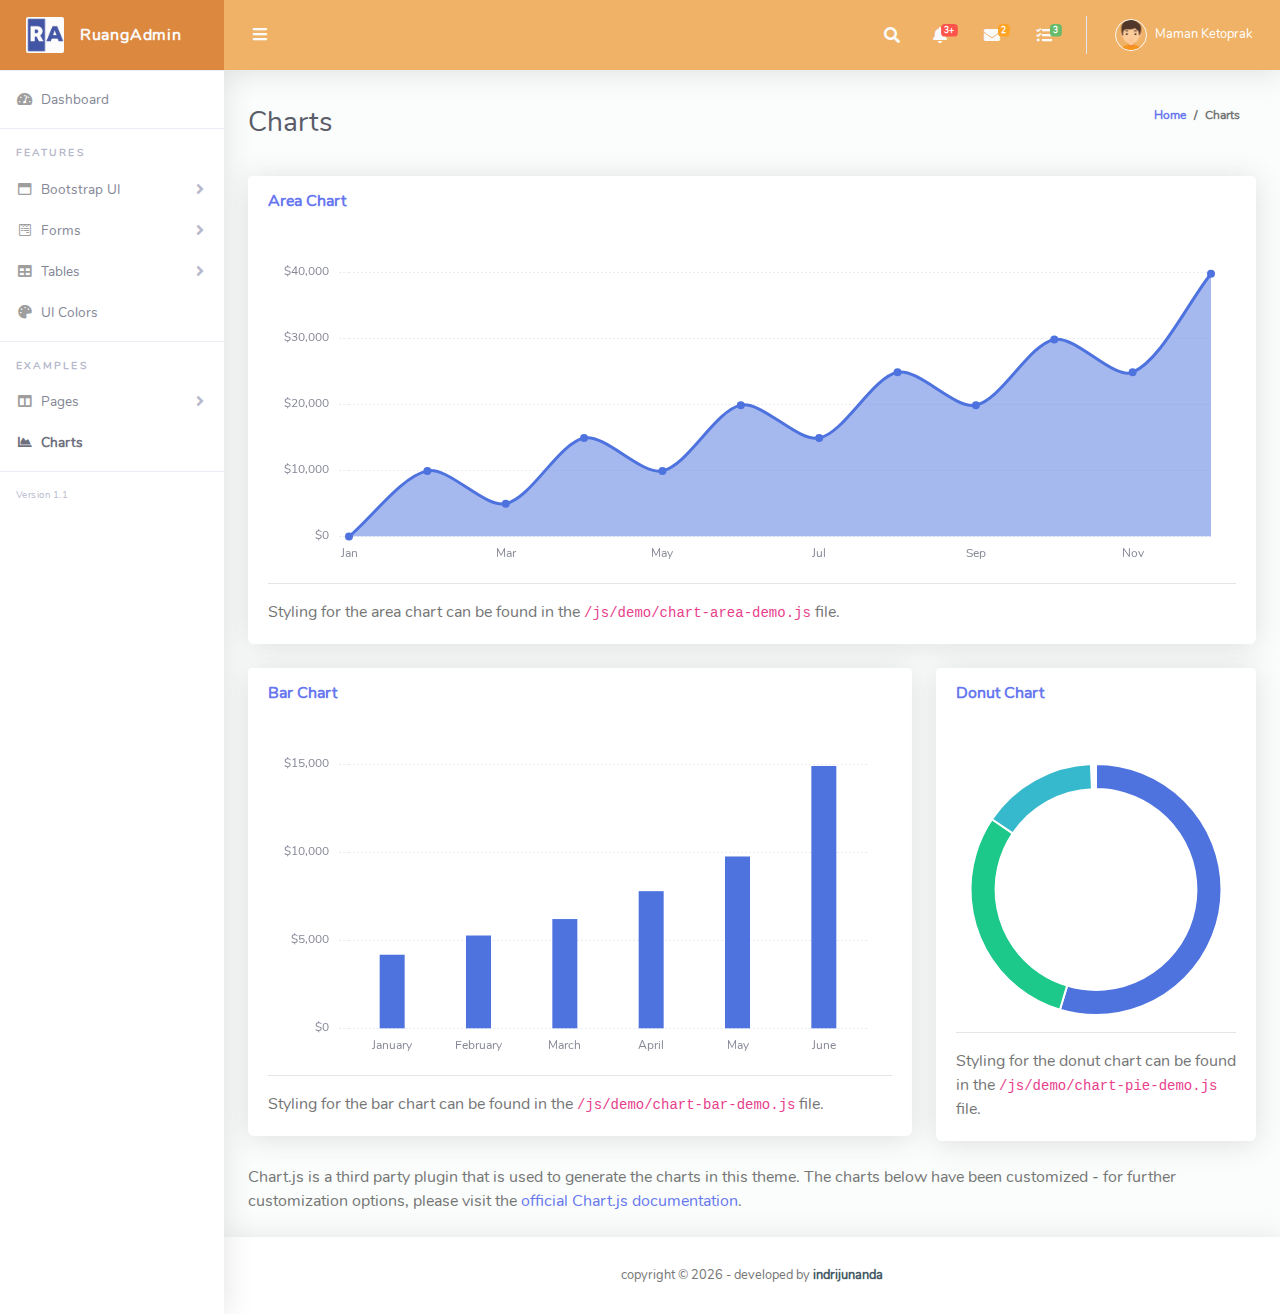
<file: panel/charts.html>
<!DOCTYPE html>
<html lang="en">

<head>
  <meta charset="utf-8">
  <meta http-equiv="X-UA-Compatible" content="IE=edge">
  <meta name="viewport" content="width=device-width, initial-scale=1, shrink-to-fit=no">
  <meta name="description" content="">
  <meta name="author" content="">
  <link href="img/logo/logo.png" rel="icon">
  <title>RuangAdmin - Charts</title>
  <link href="vendor/fontawesome-free/css/all.min.css" rel="stylesheet" type="text/css">
  <link href="vendor/bootstrap/css/bootstrap.min.css" rel="stylesheet" type="text/css">
  <link href="css/ruang-admin.min.css" rel="stylesheet">
</head>

<body id="page-top">
  <div id="wrapper">
    <!-- Sidebar -->
    <ul class="navbar-nav sidebar sidebar-light accordion" id="accordionSidebar">
      <a class="sidebar-brand d-flex align-items-center justify-content-center" href="index.html">
        <div class="sidebar-brand-icon">
          <img src="img/logo/logo2.png">
        </div>
        <div class="sidebar-brand-text mx-3">RuangAdmin</div>
      </a>
      <hr class="sidebar-divider my-0">
      <li class="nav-item">
        <a class="nav-link" href="index.html">
          <i class="fas fa-fw fa-tachometer-alt"></i>
          <span>Dashboard</span></a>
      </li>
      <hr class="sidebar-divider">
      <div class="sidebar-heading">
        Features
      </div>
      <li class="nav-item">
        <a class="nav-link collapsed" href="#" data-toggle="collapse" data-target="#collapseBootstrap"
          aria-expanded="true" aria-controls="collapseBootstrap">
          <i class="far fa-fw fa-window-maximize"></i>
          <span>Bootstrap UI</span>
        </a>
        <div id="collapseBootstrap" class="collapse" aria-labelledby="headingBootstrap" data-parent="#accordionSidebar">
          <div class="bg-white py-2 collapse-inner rounded">
            <h6 class="collapse-header">Bootstrap UI</h6>
            <a class="collapse-item" href="alerts.html">Alerts</a>
            <a class="collapse-item" href="buttons.html">Buttons</a>
            <a class="collapse-item" href="dropdowns.html">Dropdowns</a>
            <a class="collapse-item" href="modals.html">Modals</a>
            <a class="collapse-item" href="popovers.html">Popovers</a>
            <a class="collapse-item" href="progress-bar.html">Progress Bars</a>
          </div>
        </div>
      </li>
      <li class="nav-item">
        <a class="nav-link collapsed" href="#" data-toggle="collapse" data-target="#collapseForm" aria-expanded="true"
          aria-controls="collapseForm">
          <i class="fab fa-fw fa-wpforms"></i>
          <span>Forms</span>
        </a>
        <div id="collapseForm" class="collapse" aria-labelledby="headingForm" data-parent="#accordionSidebar">
          <div class="bg-white py-2 collapse-inner rounded">
            <h6 class="collapse-header">Forms</h6>
            <a class="collapse-item" href="form_basics.html">Form Basics</a>
            <a class="collapse-item" href="form_advanceds.html">Form Advanceds</a>
          </div>
        </div>
      </li>
      <li class="nav-item">
        <a class="nav-link collapsed" href="#" data-toggle="collapse" data-target="#collapseTable" aria-expanded="true"
          aria-controls="collapseTable">
          <i class="fas fa-fw fa-table"></i>
          <span>Tables</span>
        </a>
        <div id="collapseTable" class="collapse" aria-labelledby="headingTable" data-parent="#accordionSidebar">
          <div class="bg-white py-2 collapse-inner rounded">
            <h6 class="collapse-header">Tables</h6>
            <a class="collapse-item" href="simple-tables.html">Simple Tables</a>
            <a class="collapse-item" href="datatables.html">DataTables</a>
          </div>
        </div>
      </li>
      <li class="nav-item">
        <a class="nav-link" href="ui-colors.html">
          <i class="fas fa-fw fa-palette"></i>
          <span>UI Colors</span>
        </a>
      </li>
      <hr class="sidebar-divider">
      <div class="sidebar-heading">
        Examples
      </div>
      <li class="nav-item">
        <a class="nav-link collapsed" href="#" data-toggle="collapse" data-target="#collapsePage" aria-expanded="true"
          aria-controls="collapsePage">
          <i class="fas fa-fw fa-columns"></i>
          <span>Pages</span>
        </a>
        <div id="collapsePage" class="collapse" aria-labelledby="headingPage" data-parent="#accordionSidebar">
          <div class="bg-white py-2 collapse-inner rounded">
            <h6 class="collapse-header">Example Pages</h6>
            <a class="collapse-item" href="login.html">Login</a>
            <a class="collapse-item" href="register.html">Register</a>
            <a class="collapse-item" href="404.html">404 Page</a>
            <a class="collapse-item" href="blank.html">Blank Page</a>
          </div>
        </div>
      </li>
      <li class="nav-item active">
        <a class="nav-link" href="charts.html">
          <i class="fas fa-fw fa-chart-area"></i>
          <span>Charts</span>
        </a>
      </li>
      <hr class="sidebar-divider">
      <div class="version" id="version-ruangadmin"></div>
    </ul>
    <!-- Sidebar -->
    <div id="content-wrapper" class="d-flex flex-column">
      <div id="content">
        <!-- TopBar -->
        <nav class="navbar navbar-expand navbar-light bg-navbar topbar mb-4 static-top">
          <button id="sidebarToggleTop" class="btn btn-link rounded-circle mr-3">
            <i class="fa fa-bars"></i>
          </button>
          <ul class="navbar-nav ml-auto">
            <li class="nav-item dropdown no-arrow">
              <a class="nav-link dropdown-toggle" href="#" id="searchDropdown" role="button" data-toggle="dropdown"
                aria-haspopup="true" aria-expanded="false">
                <i class="fas fa-search fa-fw"></i>
              </a>
              <div class="dropdown-menu dropdown-menu-right p-3 shadow animated--grow-in"
                aria-labelledby="searchDropdown">
                <form class="navbar-search">
                  <div class="input-group">
                    <input type="text" class="form-control bg-light border-1 small" placeholder="What do you want to look for?"
                      aria-label="Search" aria-describedby="basic-addon2" style="border-color: #3f51b5;">
                    <div class="input-group-append">
                      <button class="btn btn-primary" type="button">
                        <i class="fas fa-search fa-sm"></i>
                      </button>
                    </div>
                  </div>
                </form>
              </div>
            </li>
            <li class="nav-item dropdown no-arrow mx-1">
              <a class="nav-link dropdown-toggle" href="#" id="alertsDropdown" role="button" data-toggle="dropdown"
                aria-haspopup="true" aria-expanded="false">
                <i class="fas fa-bell fa-fw"></i>
                <span class="badge badge-danger badge-counter">3+</span>
              </a>
              <div class="dropdown-list dropdown-menu dropdown-menu-right shadow animated--grow-in"
                aria-labelledby="alertsDropdown">
                <h6 class="dropdown-header">
                  Alerts Center
                </h6>
                <a class="dropdown-item d-flex align-items-center" href="#">
                  <div class="mr-3">
                    <div class="icon-circle bg-primary">
                      <i class="fas fa-file-alt text-white"></i>
                    </div>
                  </div>
                  <div>
                    <div class="small text-gray-500">December 12, 2019</div>
                    <span class="font-weight-bold">A new monthly report is ready to download!</span>
                  </div>
                </a>
                <a class="dropdown-item d-flex align-items-center" href="#">
                  <div class="mr-3">
                    <div class="icon-circle bg-success">
                      <i class="fas fa-donate text-white"></i>
                    </div>
                  </div>
                  <div>
                    <div class="small text-gray-500">December 7, 2019</div>
                    $290.29 has been deposited into your account!
                  </div>
                </a>
                <a class="dropdown-item d-flex align-items-center" href="#">
                  <div class="mr-3">
                    <div class="icon-circle bg-warning">
                      <i class="fas fa-exclamation-triangle text-white"></i>
                    </div>
                  </div>
                  <div>
                    <div class="small text-gray-500">December 2, 2019</div>
                    Spending Alert: We've noticed unusually high spending for your account.
                  </div>
                </a>
                <a class="dropdown-item text-center small text-gray-500" href="#">Show All Alerts</a>
              </div>
            </li>
            <li class="nav-item dropdown no-arrow mx-1">
              <a class="nav-link dropdown-toggle" href="#" id="messagesDropdown" role="button" data-toggle="dropdown"
                aria-haspopup="true" aria-expanded="false">
                <i class="fas fa-envelope fa-fw"></i>
                <span class="badge badge-warning badge-counter">2</span>
              </a>
              <div class="dropdown-list dropdown-menu dropdown-menu-right shadow animated--grow-in"
                aria-labelledby="messagesDropdown">
                <h6 class="dropdown-header">
                  Message Center
                </h6>
                <a class="dropdown-item d-flex align-items-center" href="#">
                  <div class="dropdown-list-image mr-3">
                    <img class="rounded-circle" src="img/man.png" style="max-width: 60px" alt="">
                    <div class="status-indicator bg-success"></div>
                  </div>
                  <div class="font-weight-bold">
                    <div class="text-truncate">Hi there! I am wondering if you can help me with a problem I've been
                      having.</div>
                    <div class="small text-gray-500">Udin Cilok · 58m</div>
                  </div>
                </a>
                <a class="dropdown-item d-flex align-items-center" href="#">
                  <div class="dropdown-list-image mr-3">
                    <img class="rounded-circle" src="img/girl.png" style="max-width: 60px" alt="">
                    <div class="status-indicator bg-default"></div>
                  </div>
                  <div>
                    <div class="text-truncate">Am I a good boy? The reason I ask is because someone told me that people
                      say this to all dogs, even if they aren't good...</div>
                    <div class="small text-gray-500">Jaenab · 2w</div>
                  </div>
                </a>
                <a class="dropdown-item text-center small text-gray-500" href="#">Read More Messages</a>
              </div>
            </li>
            <li class="nav-item dropdown no-arrow mx-1">
              <a class="nav-link dropdown-toggle" href="#" id="messagesDropdown" role="button" data-toggle="dropdown"
                aria-haspopup="true" aria-expanded="false">
                <i class="fas fa-tasks fa-fw"></i>
                <span class="badge badge-success badge-counter">3</span>
              </a>
              <div class="dropdown-list dropdown-menu dropdown-menu-right shadow animated--grow-in"
                aria-labelledby="messagesDropdown">
                <h6 class="dropdown-header">
                  Task
                </h6>
                <a class="dropdown-item align-items-center" href="#">
                  <div class="mb-3">
                    <div class="small text-gray-500">Design Button
                      <div class="small float-right"><b>50%</b></div>
                    </div>
                    <div class="progress" style="height: 12px;">
                      <div class="progress-bar bg-success" role="progressbar" style="width: 50%" aria-valuenow="50"
                        aria-valuemin="0" aria-valuemax="100"></div>
                    </div>
                  </div>
                </a>
                <a class="dropdown-item align-items-center" href="#">
                  <div class="mb-3">
                    <div class="small text-gray-500">Make Beautiful Transitions
                      <div class="small float-right"><b>30%</b></div>
                    </div>
                    <div class="progress" style="height: 12px;">
                      <div class="progress-bar bg-warning" role="progressbar" style="width: 30%" aria-valuenow="30"
                        aria-valuemin="0" aria-valuemax="100"></div>
                    </div>
                  </div>
                </a>
                <a class="dropdown-item align-items-center" href="#">
                  <div class="mb-3">
                    <div class="small text-gray-500">Create Pie Chart
                      <div class="small float-right"><b>75%</b></div>
                    </div>
                    <div class="progress" style="height: 12px;">
                      <div class="progress-bar bg-danger" role="progressbar" style="width: 75%" aria-valuenow="75"
                        aria-valuemin="0" aria-valuemax="100"></div>
                    </div>
                  </div>
                </a>
                <a class="dropdown-item text-center small text-gray-500" href="#">View All Taks</a>
              </div>
            </li>
            <div class="topbar-divider d-none d-sm-block"></div>
            <li class="nav-item dropdown no-arrow">
              <a class="nav-link dropdown-toggle" href="#" id="userDropdown" role="button" data-toggle="dropdown"
                aria-haspopup="true" aria-expanded="false">
                <img class="img-profile rounded-circle" src="img/boy.png" style="max-width: 60px">
                <span class="ml-2 d-none d-lg-inline text-white small">Maman Ketoprak</span>
              </a>
              <div class="dropdown-menu dropdown-menu-right shadow animated--grow-in" aria-labelledby="userDropdown">
                <a class="dropdown-item" href="#">
                  <i class="fas fa-user fa-sm fa-fw mr-2 text-gray-400"></i>
                  Profile
                </a>
                <a class="dropdown-item" href="#">
                  <i class="fas fa-cogs fa-sm fa-fw mr-2 text-gray-400"></i>
                  Settings
                </a>
                <a class="dropdown-item" href="#">
                  <i class="fas fa-list fa-sm fa-fw mr-2 text-gray-400"></i>
                  Activity Log
                </a>
                <div class="dropdown-divider"></div>
                <a class="dropdown-item" href="javascript:void(0);" data-toggle="modal" data-target="#logoutModal">
                  <i class="fas fa-sign-out-alt fa-sm fa-fw mr-2 text-gray-400"></i>
                  Logout
                </a>
              </div>
            </li>
          </ul>
        </nav>
        <!-- Topbar -->
        <!-- Container Fluid-->
        <div class="container-fluid" id="container-wrapper">
          <div class="d-sm-flex align-items-center justify-content-between mb-4">
            <h1 class="h3 mb-0 text-gray-800">Charts</h1>
            <ol class="breadcrumb">
              <li class="breadcrumb-item"><a href="./">Home</a></li>
              <li class="breadcrumb-item active" aria-current="page">Charts</li>
            </ol>
          </div>
          <!-- Row -->
          <div class="row">
            <!-- Area Charts -->
            <div class="col-lg-12">
              <div class="card mb-4">
                <div class="card-header py-3 d-flex flex-row align-items-center justify-content-between">
                  <h6 class="m-0 font-weight-bold text-primary">Area Chart</h6>
                </div>
                <div class="card-body">
                  <div class="chart-area">
                    <canvas id="myAreaChart"></canvas>
                  </div>
                  <hr>
                  Styling for the area chart can be found in the
                  <code>/js/demo/chart-area-demo.js</code> file.
                </div>
              </div>
            </div>
            <!-- Bar Chart -->
            <div class="col-lg-8">
              <div class="card shadow mb-4">
                <div class="card-header py-3">
                  <h6 class="m-0 font-weight-bold text-primary">Bar Chart</h6>
                </div>
                <div class="card-body">
                  <div class="chart-bar">
                    <canvas id="myBarChart"></canvas>
                  </div>
                  <hr>
                  Styling for the bar chart can be found in the <code>/js/demo/chart-bar-demo.js</code> file.
                </div>
              </div>
            </div>
            <!-- Donut Chart -->
            <div class="col-lg-4">
              <div class="card shadow mb-4">
                <div class="card-header py-3">
                  <h6 class="m-0 font-weight-bold text-primary">Donut Chart</h6>
                </div>
                <div class="card-body">
                  <div class="chart-pie pt-4">
                    <canvas id="myPieChart"></canvas>
                  </div>
                  <hr>
                  Styling for the donut chart can be found in the <code>/js/demo/chart-pie-demo.js</code> file.
                </div>
              </div>
            </div>
          </div>
          <!--Row-->

          <!-- Documentation Link -->
          <div class="row">
            <div class="col-lg-12">
              <p class="mb-4">Chart.js is a third party plugin that is used to generate the charts in this theme. The
                charts below have been customized - for further customization options, please visit the <a
                  target="_blank" href="https://www.chartjs.org/docs/latest/">official Chart.js documentation</a>.</p>
            </div>
          </div>

          <!-- Modal Logout -->
          <div class="modal fade" id="logoutModal" tabindex="-1" role="dialog" aria-labelledby="exampleModalLabelLogout"
            aria-hidden="true">
            <div class="modal-dialog" role="document">
              <div class="modal-content">
                <div class="modal-header">
                  <h5 class="modal-title" id="exampleModalLabelLogout">Ohh No!</h5>
                  <button type="button" class="close" data-dismiss="modal" aria-label="Close">
                    <span aria-hidden="true">&times;</span>
                  </button>
                </div>
                <div class="modal-body">
                  <p>Are you sure you want to logout?</p>
                </div>
                <div class="modal-footer">
                  <button type="button" class="btn btn-outline-primary" data-dismiss="modal">Cancel</button>
                  <a href="login.html" class="btn btn-primary">Logout</a>
                </div>
              </div>
            </div>
          </div>


        </div>
        <!---Container Fluid-->
      </div>
      <!-- Footer -->
      <footer class="sticky-footer bg-white">
        <div class="container my-auto">
          <div class="copyright text-center my-auto">
            <span>copyright &copy; <script> document.write(new Date().getFullYear()); </script> - developed by
              <b><a href="https://indrijunanda.gitlab.io/" target="_blank">indrijunanda</a></b>
            </span>
          </div>
        </div>
      </footer>
      <!-- Footer -->
    </div>
  </div>

  <!-- Scroll to top -->
  <a class="scroll-to-top rounded" href="#page-top">
    <i class="fas fa-angle-up"></i>
  </a>

  <script src="vendor/jquery/jquery.min.js"></script>
  <script src="vendor/bootstrap/js/bootstrap.bundle.min.js"></script>
  <script src="vendor/jquery-easing/jquery.easing.min.js"></script>
  <script src="js/ruang-admin.min.js"></script>
  <!-- Page level plugins -->
  <script src="vendor/chart.js/Chart.min.js"></script>
  <!-- Page level custom scripts -->
  <script src="js/demo/chart-area-demo.js"></script>
  <script src="js/demo/chart-pie-demo.js"></script>
  <script src="js/demo/chart-bar-demo.js"></script>
</body>

</body>

</html>
</file>
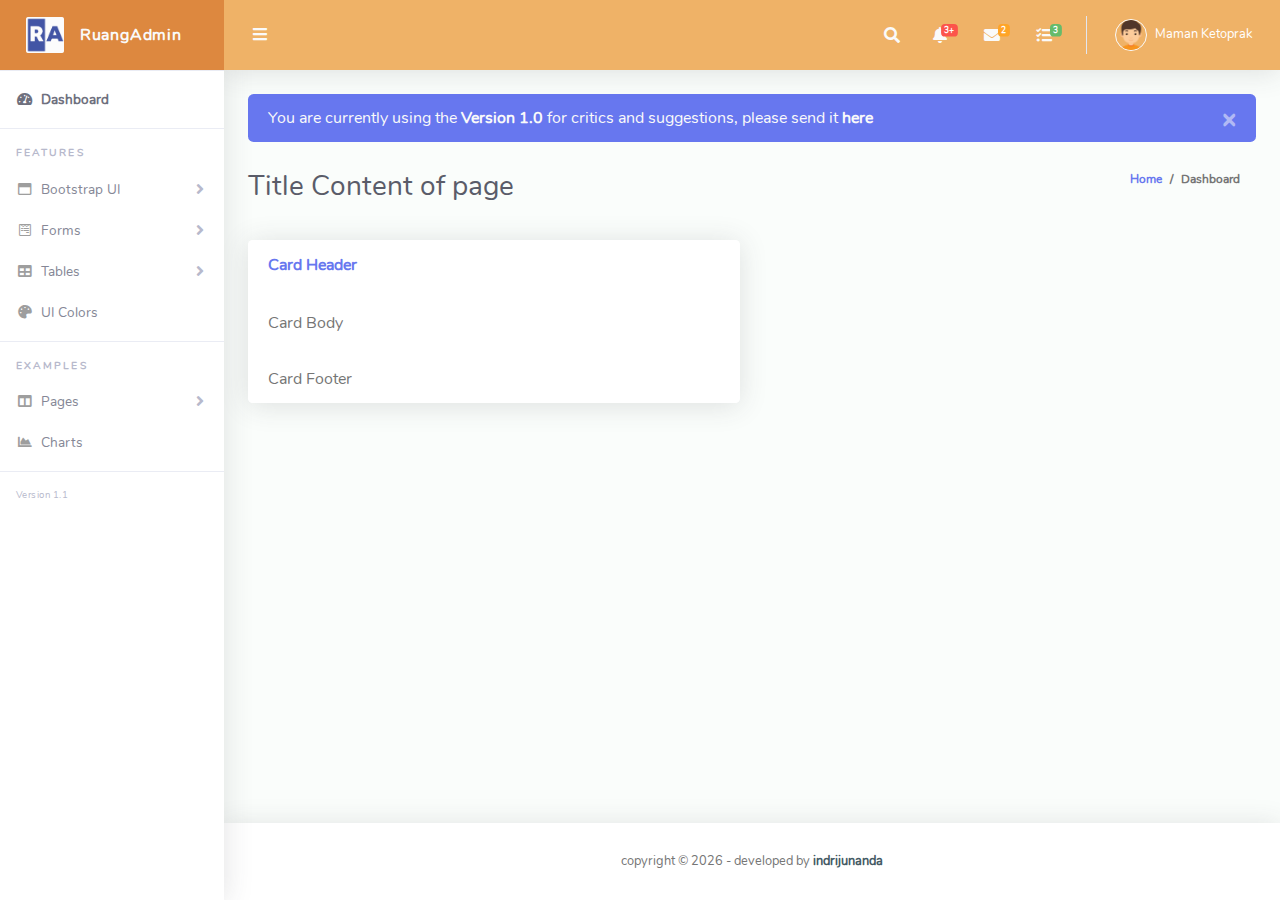
<file: panel/copycontent.html>
<!DOCTYPE html>
<html lang="en">

<head>
  <meta charset="utf-8">
  <meta http-equiv="X-UA-Compatible" content="IE=edge">
  <meta name="viewport" content="width=device-width, initial-scale=1, shrink-to-fit=no">
  <meta name="description" content="">
  <meta name="author" content="">
  <link href="img/logo/logo.png" rel="icon">
  <title>RuangAdmin - Dashboard</title>
  <link href="vendor/fontawesome-free/css/all.min.css" rel="stylesheet" type="text/css">
  <link href="vendor/bootstrap/css/bootstrap.min.css" rel="stylesheet" type="text/css">
  <link href="css/ruang-admin.min.css" rel="stylesheet">
</head>

<body id="page-top">
  <div id="wrapper">
    <!-- Sidebar -->
    <ul class="navbar-nav sidebar sidebar-light accordion" id="accordionSidebar">
      <a class="sidebar-brand d-flex align-items-center justify-content-center" href="index.html">
        <div class="sidebar-brand-icon">
          <img src="img/logo/logo2.png">
        </div>
        <div class="sidebar-brand-text mx-3">RuangAdmin</div>
      </a>
      <hr class="sidebar-divider my-0">
      <li class="nav-item active">
        <a class="nav-link" href="index.html">
          <i class="fas fa-fw fa-tachometer-alt"></i>
          <span>Dashboard</span></a>
      </li>
      <hr class="sidebar-divider">
      <div class="sidebar-heading">
        Features
      </div>
      <li class="nav-item">
        <a class="nav-link collapsed" href="#" data-toggle="collapse" data-target="#collapseBootstrap"
          aria-expanded="true" aria-controls="collapseBootstrap">
          <i class="far fa-fw fa-window-maximize"></i>
          <span>Bootstrap UI</span>
        </a>
        <div id="collapseBootstrap" class="collapse" aria-labelledby="headingBootstrap" data-parent="#accordionSidebar">
          <div class="bg-white py-2 collapse-inner rounded">
            <h6 class="collapse-header">Bootstrap UI</h6>
            <a class="collapse-item" href="alerts.html">Alerts</a>
            <a class="collapse-item" href="buttons.html">Buttons</a>
            <a class="collapse-item" href="dropdowns.html">Dropdowns</a>
            <a class="collapse-item" href="modals.html">Modals</a>
            <a class="collapse-item" href="popovers.html">Popovers</a>
            <a class="collapse-item" href="progress-bar.html">Progress Bars</a>
          </div>
        </div>
      </li>
      <li class="nav-item">
        <a class="nav-link collapsed" href="#" data-toggle="collapse" data-target="#collapseForm" aria-expanded="true"
          aria-controls="collapseForm">
          <i class="fab fa-fw fa-wpforms"></i>
          <span>Forms</span>
        </a>
        <div id="collapseForm" class="collapse" aria-labelledby="headingForm" data-parent="#accordionSidebar">
          <div class="bg-white py-2 collapse-inner rounded">
            <h6 class="collapse-header">Forms</h6>
            <a class="collapse-item" href="form_basics.html">Form Basics</a>
            <a class="collapse-item" href="form_advanceds.html">Form Advanceds</a>
          </div>
        </div>
      </li>
      <li class="nav-item">
        <a class="nav-link collapsed" href="#" data-toggle="collapse" data-target="#collapseTable" aria-expanded="true"
          aria-controls="collapseTable">
          <i class="fas fa-fw fa-table"></i>
          <span>Tables</span>
        </a>
        <div id="collapseTable" class="collapse" aria-labelledby="headingTable" data-parent="#accordionSidebar">
          <div class="bg-white py-2 collapse-inner rounded">
            <h6 class="collapse-header">Tables</h6>
            <a class="collapse-item" href="simple-tables.html">Simple Tables</a>
            <a class="collapse-item" href="datatables.html">DataTables</a>
          </div>
        </div>
      </li>
      <li class="nav-item">
        <a class="nav-link" href="ui-colors.html">
          <i class="fas fa-fw fa-palette"></i>
          <span>UI Colors</span>
        </a>
      </li>
      <hr class="sidebar-divider">
      <div class="sidebar-heading">
        Examples
      </div>
      <li class="nav-item">
        <a class="nav-link collapsed" href="#" data-toggle="collapse" data-target="#collapsePage" aria-expanded="true"
          aria-controls="collapsePage">
          <i class="fas fa-fw fa-columns"></i>
          <span>Pages</span>
        </a>
        <div id="collapsePage" class="collapse" aria-labelledby="headingPage" data-parent="#accordionSidebar">
          <div class="bg-white py-2 collapse-inner rounded">
            <h6 class="collapse-header">Example Pages</h6>
            <a class="collapse-item" href="login.html">Login</a>
            <a class="collapse-item" href="register.html">Register</a>
            <a class="collapse-item" href="404.html">404 Page</a>
            <a class="collapse-item" href="blank.html">Blank Page</a>
          </div>
        </div>
      </li>
      <li class="nav-item">
        <a class="nav-link" href="charts.html">
          <i class="fas fa-fw fa-chart-area"></i>
          <span>Charts</span>
        </a>
      </li>
      <hr class="sidebar-divider">
      <div class="version" id="version-ruangadmin"></div>
    </ul>
    <!-- Sidebar -->
    <div id="content-wrapper" class="d-flex flex-column">
      <div id="content">
        <!-- TopBar -->
        <nav class="navbar navbar-expand navbar-light bg-navbar topbar mb-4 static-top">
          <button id="sidebarToggleTop" class="btn btn-link rounded-circle mr-3">
            <i class="fa fa-bars"></i>
          </button>
          <ul class="navbar-nav ml-auto">
            <li class="nav-item dropdown no-arrow">
              <a class="nav-link dropdown-toggle" href="#" id="searchDropdown" role="button" data-toggle="dropdown"
                aria-haspopup="true" aria-expanded="false">
                <i class="fas fa-search fa-fw"></i>
              </a>
              <div class="dropdown-menu dropdown-menu-right p-3 shadow animated--grow-in"
                aria-labelledby="searchDropdown">
                <form class="navbar-search">
                  <div class="input-group">
                    <input type="text" class="form-control bg-light border-1 small" placeholder="What do you want to look for?"
                      aria-label="Search" aria-describedby="basic-addon2" style="border-color: #3f51b5;">
                    <div class="input-group-append">
                      <button class="btn btn-primary" type="button">
                        <i class="fas fa-search fa-sm"></i>
                      </button>
                    </div>
                  </div>
                </form>
              </div>
            </li>
            <li class="nav-item dropdown no-arrow mx-1">
              <a class="nav-link dropdown-toggle" href="#" id="alertsDropdown" role="button" data-toggle="dropdown"
                aria-haspopup="true" aria-expanded="false">
                <i class="fas fa-bell fa-fw"></i>
                <span class="badge badge-danger badge-counter">3+</span>
              </a>
              <div class="dropdown-list dropdown-menu dropdown-menu-right shadow animated--grow-in"
                aria-labelledby="alertsDropdown">
                <h6 class="dropdown-header">
                  Alerts Center
                </h6>
                <a class="dropdown-item d-flex align-items-center" href="#">
                  <div class="mr-3">
                    <div class="icon-circle bg-primary">
                      <i class="fas fa-file-alt text-white"></i>
                    </div>
                  </div>
                  <div>
                    <div class="small text-gray-500">December 12, 2019</div>
                    <span class="font-weight-bold">A new monthly report is ready to download!</span>
                  </div>
                </a>
                <a class="dropdown-item d-flex align-items-center" href="#">
                  <div class="mr-3">
                    <div class="icon-circle bg-success">
                      <i class="fas fa-donate text-white"></i>
                    </div>
                  </div>
                  <div>
                    <div class="small text-gray-500">December 7, 2019</div>
                    $290.29 has been deposited into your account!
                  </div>
                </a>
                <a class="dropdown-item d-flex align-items-center" href="#">
                  <div class="mr-3">
                    <div class="icon-circle bg-warning">
                      <i class="fas fa-exclamation-triangle text-white"></i>
                    </div>
                  </div>
                  <div>
                    <div class="small text-gray-500">December 2, 2019</div>
                    Spending Alert: We've noticed unusually high spending for your account.
                  </div>
                </a>
                <a class="dropdown-item text-center small text-gray-500" href="#">Show All Alerts</a>
              </div>
            </li>
            <li class="nav-item dropdown no-arrow mx-1">
              <a class="nav-link dropdown-toggle" href="#" id="messagesDropdown" role="button" data-toggle="dropdown"
                aria-haspopup="true" aria-expanded="false">
                <i class="fas fa-envelope fa-fw"></i>
                <span class="badge badge-warning badge-counter">2</span>
              </a>
              <div class="dropdown-list dropdown-menu dropdown-menu-right shadow animated--grow-in"
                aria-labelledby="messagesDropdown">
                <h6 class="dropdown-header">
                  Message Center
                </h6>
                <a class="dropdown-item d-flex align-items-center" href="#">
                  <div class="dropdown-list-image mr-3">
                    <img class="rounded-circle" src="img/man.png" style="max-width: 60px" alt="">
                    <div class="status-indicator bg-success"></div>
                  </div>
                  <div class="font-weight-bold">
                    <div class="text-truncate">Hi there! I am wondering if you can help me with a problem I've been
                      having.</div>
                    <div class="small text-gray-500">Udin Cilok · 58m</div>
                  </div>
                </a>
                <a class="dropdown-item d-flex align-items-center" href="#">
                  <div class="dropdown-list-image mr-3">
                    <img class="rounded-circle" src="img/girl.png" style="max-width: 60px" alt="">
                    <div class="status-indicator bg-default"></div>
                  </div>
                  <div>
                    <div class="text-truncate">Am I a good boy? The reason I ask is because someone told me that people
                      say this to all dogs, even if they aren't good...</div>
                    <div class="small text-gray-500">Jaenab · 2w</div>
                  </div>
                </a>
                <a class="dropdown-item text-center small text-gray-500" href="#">Read More Messages</a>
              </div>
            </li>
            <li class="nav-item dropdown no-arrow mx-1">
              <a class="nav-link dropdown-toggle" href="#" id="messagesDropdown" role="button" data-toggle="dropdown"
                aria-haspopup="true" aria-expanded="false">
                <i class="fas fa-tasks fa-fw"></i>
                <span class="badge badge-success badge-counter">3</span>
              </a>
              <div class="dropdown-list dropdown-menu dropdown-menu-right shadow animated--grow-in"
                aria-labelledby="messagesDropdown">
                <h6 class="dropdown-header">
                  Task
                </h6>
                <a class="dropdown-item align-items-center" href="#">
                  <div class="mb-3">
                    <div class="small text-gray-500">Design Button
                      <div class="small float-right"><b>50%</b></div>
                    </div>
                    <div class="progress" style="height: 12px;">
                      <div class="progress-bar bg-success" role="progressbar" style="width: 50%" aria-valuenow="50"
                        aria-valuemin="0" aria-valuemax="100"></div>
                    </div>
                  </div>
                </a>
                <a class="dropdown-item align-items-center" href="#">
                  <div class="mb-3">
                    <div class="small text-gray-500">Make Beautiful Transitions
                      <div class="small float-right"><b>30%</b></div>
                    </div>
                    <div class="progress" style="height: 12px;">
                      <div class="progress-bar bg-warning" role="progressbar" style="width: 30%" aria-valuenow="30"
                        aria-valuemin="0" aria-valuemax="100"></div>
                    </div>
                  </div>
                </a>
                <a class="dropdown-item align-items-center" href="#">
                  <div class="mb-3">
                    <div class="small text-gray-500">Create Pie Chart
                      <div class="small float-right"><b>75%</b></div>
                    </div>
                    <div class="progress" style="height: 12px;">
                      <div class="progress-bar bg-danger" role="progressbar" style="width: 75%" aria-valuenow="75"
                        aria-valuemin="0" aria-valuemax="100"></div>
                    </div>
                  </div>
                </a>
                <a class="dropdown-item text-center small text-gray-500" href="#">View All Taks</a>
              </div>
            </li>
            <div class="topbar-divider d-none d-sm-block"></div>
            <li class="nav-item dropdown no-arrow">
              <a class="nav-link dropdown-toggle" href="#" id="userDropdown" role="button" data-toggle="dropdown"
                aria-haspopup="true" aria-expanded="false">
                <img class="img-profile rounded-circle" src="img/boy.png" style="max-width: 60px">
                <span class="ml-2 d-none d-lg-inline text-white small">Maman Ketoprak</span>
              </a>
              <div class="dropdown-menu dropdown-menu-right shadow animated--grow-in" aria-labelledby="userDropdown">
                <a class="dropdown-item" href="#">
                  <i class="fas fa-user fa-sm fa-fw mr-2 text-gray-400"></i>
                  Profile
                </a>
                <a class="dropdown-item" href="#">
                  <i class="fas fa-cogs fa-sm fa-fw mr-2 text-gray-400"></i>
                  Settings
                </a>
                <a class="dropdown-item" href="#">
                  <i class="fas fa-list fa-sm fa-fw mr-2 text-gray-400"></i>
                  Activity Log
                </a>
                <div class="dropdown-divider"></div>
                <a class="dropdown-item" href="login.html">
                  <i class="fas fa-sign-out-alt fa-sm fa-fw mr-2 text-gray-400"></i>
                  Logout
                </a>
              </div>
            </li>
          </ul>
        </nav>
        <!-- Topbar -->

        <!-- Container Fluid-->
        <div class="container-fluid" id="container-wrapper">
          <!-- Attention -->
          <div class="alert alert-primary alert-dismissible" role="alert">
            <button type="button" class="close" data-dismiss="alert" aria-label="Close">
              <span aria-hidden="true">&times;</span>
            </button>
            You are currently using the <b>Version 1.0</b> for critics and suggestions, please send it <a
              href="https://forms.gle/WA7QZBd9KuzqfiCU9" target="_blank" class="alert-link">here</a>
          </div>
          <!-- Attention -->
          <div class="d-sm-flex align-items-center justify-content-between mb-4">
            <h1 class="h3 mb-0 text-gray-800">Title Content of page</h1>
            <ol class="breadcrumb">
              <li class="breadcrumb-item"><a href="./">Home</a></li>
              <li class="breadcrumb-item active" aria-current="page">Dashboard</li>
            </ol>
          </div>

          <div class="row">
            <div class="col-lg-6">
              <div class="card mb-4">
                <div class="card-header py-3 d-flex flex-row align-items-center justify-content-between">
                  <h6 class="m-0 font-weight-bold text-primary">Card Header</h6>
                </div>
                <div class="card-body">
                  Card Body
                </div>
                <div class="card-footer">
                  Card Footer
                </div>
              </div>
            </div>
          </div>
          <!--Row-->

          <!-- Modal Logout -->
          <div class="modal fade" id="logoutModal" tabindex="-1" role="dialog" aria-labelledby="exampleModalLabelLogout"
            aria-hidden="true">
            <div class="modal-dialog" role="document">
              <div class="modal-content">
                <div class="modal-header">
                  <h5 class="modal-title" id="exampleModalLabelLogout">Ohh No!</h5>
                  <button type="button" class="close" data-dismiss="modal" aria-label="Close">
                    <span aria-hidden="true">&times;</span>
                  </button>
                </div>
                <div class="modal-body">
                  <p>Are you sure you want to logout?</p>
                </div>
                <div class="modal-footer">
                  <button type="button" class="btn btn-outline-primary" data-dismiss="modal">Cancel</button>
                  <a href="login.html" class="btn btn-primary">Logout</a>
                </div>
              </div>
            </div>
          </div>
          
        </div>
        <!---Container Fluid-->
      </div>
      <!-- Footer -->
      <footer class="sticky-footer bg-white">
        <div class="container my-auto">
          <div class="copyright text-center my-auto">
            <span>copyright &copy; <script> document.write(new Date().getFullYear()); </script> - developed by
              <b><a href="https://indrijunanda.gitlab.io/" target="_blank">indrijunanda</a></b>
            </span>
          </div>
        </div>
      </footer>
      <!-- Footer -->
    </div>
  </div>

  <!-- Scroll to top -->
  <a class="scroll-to-top rounded" href="#page-top">
    <i class="fas fa-angle-up"></i>
  </a>

  <script src="vendor/jquery/jquery.min.js"></script>
  <script src="vendor/bootstrap/js/bootstrap.bundle.min.js"></script>
  <script src="vendor/jquery-easing/jquery.easing.min.js"></script>
  <script src="js/ruang-admin.min.js"></script>

</body>

</html>
</file>
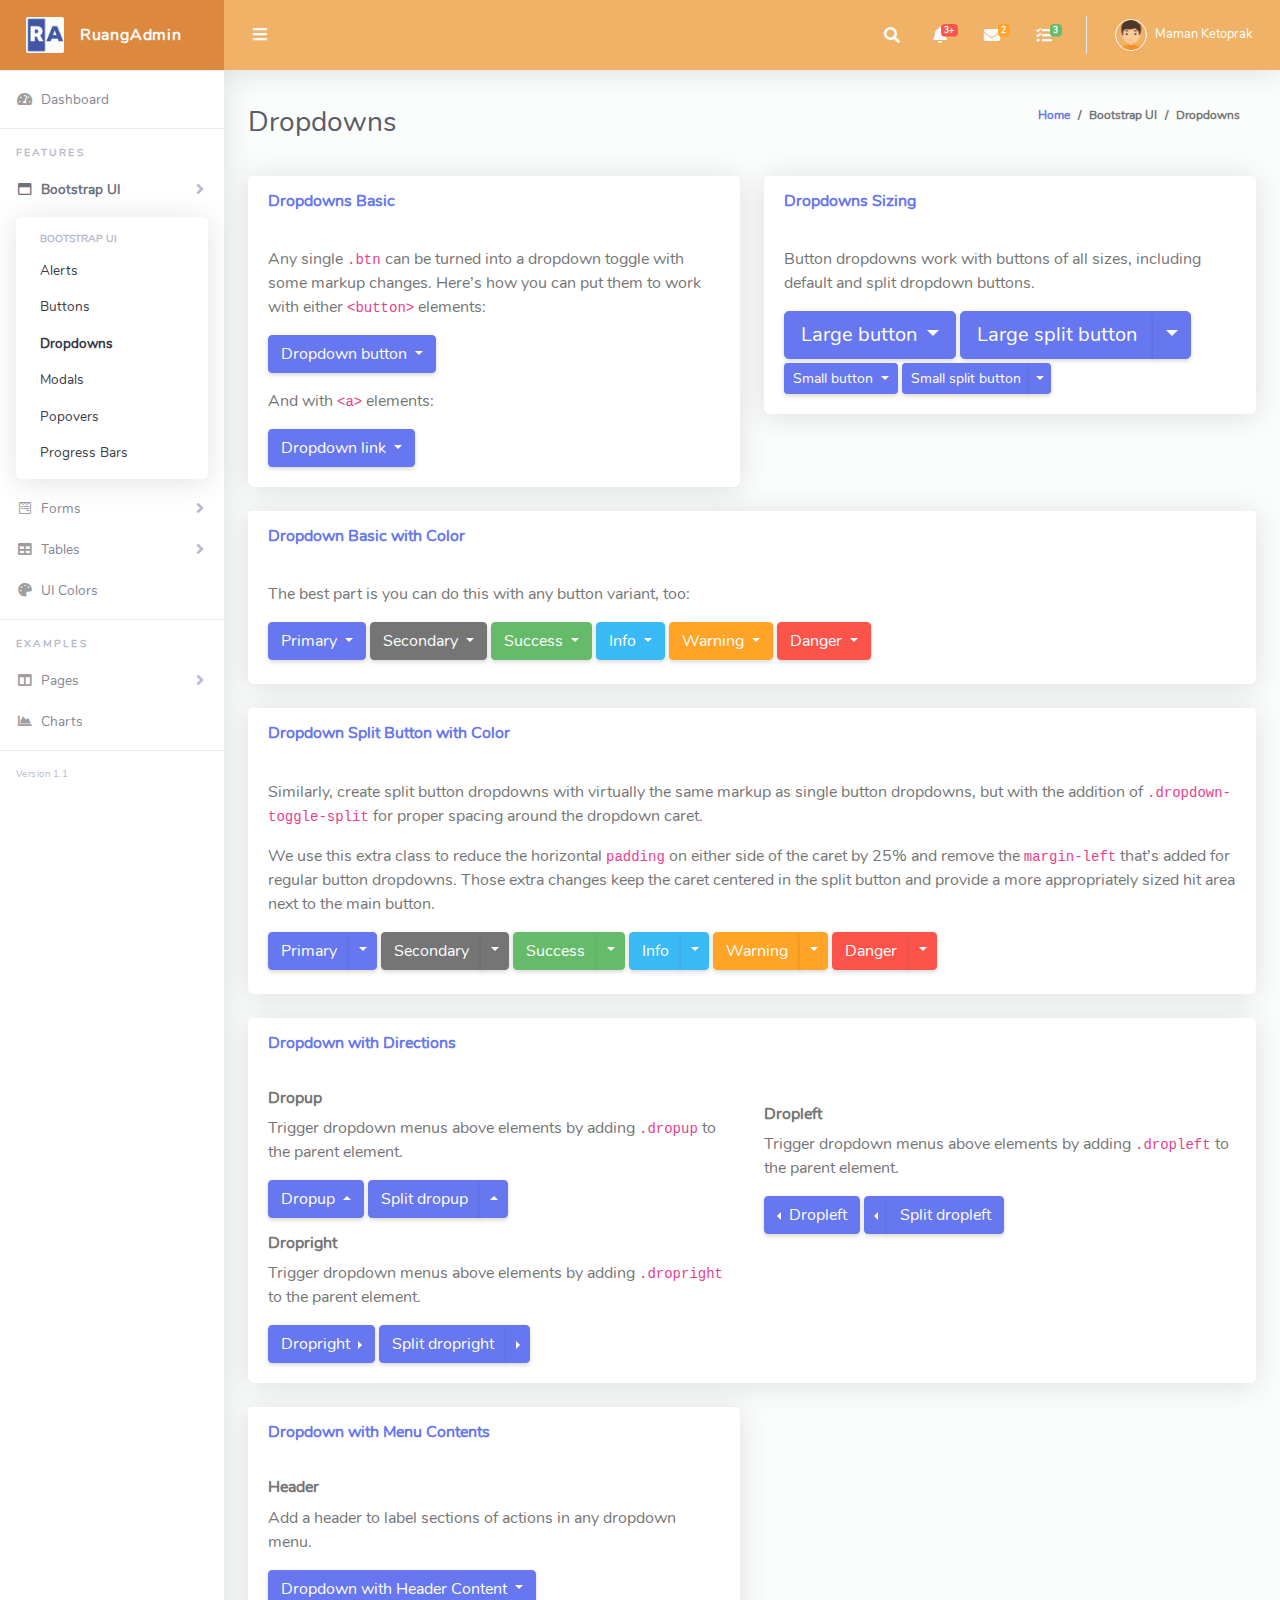
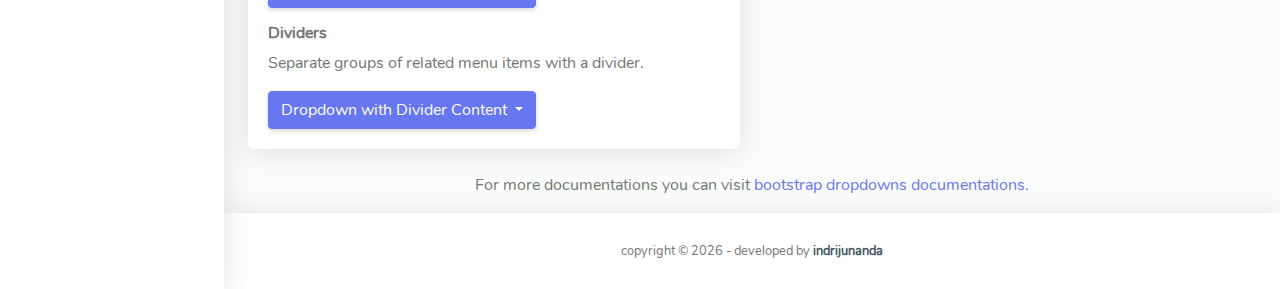
<file: panel/dropdowns.html>
<!DOCTYPE html>
<html lang="en">

<head>

  <meta charset="utf-8">
  <meta http-equiv="X-UA-Compatible" content="IE=edge">
  <meta name="viewport" content="width=device-width, initial-scale=1, shrink-to-fit=no">
  <meta name="description" content="">
  <meta name="author" content="">
  <link href="img/logo/logo.png" rel="icon">
  <title>RuangAdmin - Dropdowns</title>
  <link href="vendor/fontawesome-free/css/all.min.css" rel="stylesheet" type="text/css">
  <link href="vendor/bootstrap/css/bootstrap.min.css" rel="stylesheet" type="text/css">
  <link href="css/ruang-admin.min.css" rel="stylesheet">
</head>

<body id="page-top">
  <div id="wrapper">
    <!-- Sidebar -->
    <ul class="navbar-nav sidebar sidebar-light accordion" id="accordionSidebar">
      <a class="sidebar-brand d-flex align-items-center justify-content-center" href="index.html">
        <div class="sidebar-brand-icon">
          <img src="img/logo/logo2.png">
        </div>
        <div class="sidebar-brand-text mx-3">RuangAdmin</div>
      </a>
      <hr class="sidebar-divider my-0">
      <li class="nav-item">
        <a class="nav-link" href="index.html">
          <i class="fas fa-fw fa-tachometer-alt"></i>
          <span>Dashboard</span></a>
      </li>
      <hr class="sidebar-divider">
      <div class="sidebar-heading">
        Features
      </div>
      <li class="nav-item active">
        <a class="nav-link collapsed" href="#" data-toggle="collapse" data-target="#collapseBootstrap"
          aria-expanded="true" aria-controls="collapseBootstrap">
          <i class="far fa-fw fa-window-maximize"></i>
          <span>Bootstrap UI</span>
        </a>
        <div id="collapseBootstrap" class="collapse show" aria-labelledby="headingBootstrap"
          data-parent="#accordionSidebar">
          <div class="bg-white py-2 collapse-inner rounded">
            <h6 class="collapse-header">Bootstrap UI</h6>
            <a class="collapse-item" href="alerts.html">Alerts</a>
            <a class="collapse-item" href="buttons.html">Buttons</a>
            <a class="collapse-item active" href="dropdowns.html">Dropdowns</a>
            <a class="collapse-item" href="modals.html">Modals</a>
            <a class="collapse-item" href="popovers.html">Popovers</a>
            <a class="collapse-item" href="progress-bar.html">Progress Bars</a>
          </div>
        </div>
      </li>
      <li class="nav-item">
        <a class="nav-link collapsed" href="#" data-toggle="collapse" data-target="#collapseForm" aria-expanded="true"
          aria-controls="collapseForm">
          <i class="fab fa-fw fa-wpforms"></i>
          <span>Forms</span>
        </a>
        <div id="collapseForm" class="collapse" aria-labelledby="headingForm" data-parent="#accordionSidebar">
          <div class="bg-white py-2 collapse-inner rounded">
            <h6 class="collapse-header">Forms</h6>
            <a class="collapse-item" href="form_basics.html">Form Basics</a>
            <a class="collapse-item" href="form_advanceds.html">Form Advanceds</a>
          </div>
        </div>
      </li>
      <li class="nav-item">
        <a class="nav-link collapsed" href="#" data-toggle="collapse" data-target="#collapseTable" aria-expanded="true"
          aria-controls="collapseTable">
          <i class="fas fa-fw fa-table"></i>
          <span>Tables</span>
        </a>
        <div id="collapseTable" class="collapse" aria-labelledby="headingTable" data-parent="#accordionSidebar">
          <div class="bg-white py-2 collapse-inner rounded">
            <h6 class="collapse-header">Tables</h6>
            <a class="collapse-item" href="simple-tables.html">Simple Tables</a>
            <a class="collapse-item" href="datatables.html">DataTables</a>
          </div>
        </div>
      </li>
      <li class="nav-item">
        <a class="nav-link" href="ui-colors.html">
          <i class="fas fa-fw fa-palette"></i>
          <span>UI Colors</span>
        </a>
      </li>
      <hr class="sidebar-divider">
      <div class="sidebar-heading">
        Examples
      </div>
      <li class="nav-item">
        <a class="nav-link collapsed" href="#" data-toggle="collapse" data-target="#collapsePage" aria-expanded="true"
          aria-controls="collapsePage">
          <i class="fas fa-fw fa-columns"></i>
          <span>Pages</span>
        </a>
        <div id="collapsePage" class="collapse" aria-labelledby="headingPage" data-parent="#accordionSidebar">
          <div class="bg-white py-2 collapse-inner rounded">
            <h6 class="collapse-header">Example Pages</h6>
            <a class="collapse-item" href="login.html">Login</a>
            <a class="collapse-item" href="register.html">Register</a>
            <a class="collapse-item" href="404.html">404 Page</a>
            <a class="collapse-item" href="blank.html">Blank Page</a>
          </div>
        </div>
      </li>
      <li class="nav-item">
        <a class="nav-link" href="charts.html">
          <i class="fas fa-fw fa-chart-area"></i>
          <span>Charts</span>
        </a>
      </li>
      <hr class="sidebar-divider">
      <div class="version" id="version-ruangadmin"></div>
    </ul>
    <!-- Sidebar -->
    <div id="content-wrapper" class="d-flex flex-column">
      <div id="content">
        <!-- TopBar -->
        <nav class="navbar navbar-expand navbar-light bg-navbar topbar mb-4 static-top">
          <button id="sidebarToggleTop" class="btn btn-link rounded-circle mr-3">
            <i class="fa fa-bars"></i>
          </button>
          <ul class="navbar-nav ml-auto">
            <li class="nav-item dropdown no-arrow">
              <a class="nav-link dropdown-toggle" href="#" id="searchDropdown" role="button" data-toggle="dropdown"
                aria-haspopup="true" aria-expanded="false">
                <i class="fas fa-search fa-fw"></i>
              </a>
              <div class="dropdown-menu dropdown-menu-right p-3 shadow animated--grow-in"
                aria-labelledby="searchDropdown">
                <form class="navbar-search">
                  <div class="input-group">
                    <input type="text" class="form-control bg-light border-1 small" placeholder="What do you want to look for?"
                      aria-label="Search" aria-describedby="basic-addon2" style="border-color: #3f51b5;">
                    <div class="input-group-append">
                      <button class="btn btn-primary" type="button">
                        <i class="fas fa-search fa-sm"></i>
                      </button>
                    </div>
                  </div>
                </form>
              </div>
            </li>
            <li class="nav-item dropdown no-arrow mx-1">
              <a class="nav-link dropdown-toggle" href="#" id="alertsDropdown" role="button" data-toggle="dropdown"
                aria-haspopup="true" aria-expanded="false">
                <i class="fas fa-bell fa-fw"></i>
                <span class="badge badge-danger badge-counter">3+</span>
              </a>
              <div class="dropdown-list dropdown-menu dropdown-menu-right shadow animated--grow-in"
                aria-labelledby="alertsDropdown">
                <h6 class="dropdown-header">
                  Alerts Center
                </h6>
                <a class="dropdown-item d-flex align-items-center" href="#">
                  <div class="mr-3">
                    <div class="icon-circle bg-primary">
                      <i class="fas fa-file-alt text-white"></i>
                    </div>
                  </div>
                  <div>
                    <div class="small text-gray-500">December 12, 2019</div>
                    <span class="font-weight-bold">A new monthly report is ready to download!</span>
                  </div>
                </a>
                <a class="dropdown-item d-flex align-items-center" href="#">
                  <div class="mr-3">
                    <div class="icon-circle bg-success">
                      <i class="fas fa-donate text-white"></i>
                    </div>
                  </div>
                  <div>
                    <div class="small text-gray-500">December 7, 2019</div>
                    $290.29 has been deposited into your account!
                  </div>
                </a>
                <a class="dropdown-item d-flex align-items-center" href="#">
                  <div class="mr-3">
                    <div class="icon-circle bg-warning">
                      <i class="fas fa-exclamation-triangle text-white"></i>
                    </div>
                  </div>
                  <div>
                    <div class="small text-gray-500">December 2, 2019</div>
                    Spending Alert: We've noticed unusually high spending for your account.
                  </div>
                </a>
                <a class="dropdown-item text-center small text-gray-500" href="#">Show All Alerts</a>
              </div>
            </li>
            <li class="nav-item dropdown no-arrow mx-1">
              <a class="nav-link dropdown-toggle" href="#" id="messagesDropdown" role="button" data-toggle="dropdown"
                aria-haspopup="true" aria-expanded="false">
                <i class="fas fa-envelope fa-fw"></i>
                <span class="badge badge-warning badge-counter">2</span>
              </a>
              <div class="dropdown-list dropdown-menu dropdown-menu-right shadow animated--grow-in"
                aria-labelledby="messagesDropdown">
                <h6 class="dropdown-header">
                  Message Center
                </h6>
                <a class="dropdown-item d-flex align-items-center" href="#">
                  <div class="dropdown-list-image mr-3">
                    <img class="rounded-circle" src="img/man.png" style="max-width: 60px" alt="">
                    <div class="status-indicator bg-success"></div>
                  </div>
                  <div class="font-weight-bold">
                    <div class="text-truncate">Hi there! I am wondering if you can help me with a problem I've been
                      having.</div>
                    <div class="small text-gray-500">Udin Cilok · 58m</div>
                  </div>
                </a>
                <a class="dropdown-item d-flex align-items-center" href="#">
                  <div class="dropdown-list-image mr-3">
                    <img class="rounded-circle" src="img/girl.png" style="max-width: 60px" alt="">
                    <div class="status-indicator bg-default"></div>
                  </div>
                  <div>
                    <div class="text-truncate">Am I a good boy? The reason I ask is because someone told me that people
                      say this to all dogs, even if they aren't good...</div>
                    <div class="small text-gray-500">Jaenab · 2w</div>
                  </div>
                </a>
                <a class="dropdown-item text-center small text-gray-500" href="#">Read More Messages</a>
              </div>
            </li>
            <li class="nav-item dropdown no-arrow mx-1">
              <a class="nav-link dropdown-toggle" href="#" id="messagesDropdown" role="button" data-toggle="dropdown"
                aria-haspopup="true" aria-expanded="false">
                <i class="fas fa-tasks fa-fw"></i>
                <span class="badge badge-success badge-counter">3</span>
              </a>
              <div class="dropdown-list dropdown-menu dropdown-menu-right shadow animated--grow-in"
                aria-labelledby="messagesDropdown">
                <h6 class="dropdown-header">
                  Task
                </h6>
                <a class="dropdown-item align-items-center" href="#">
                  <div class="mb-3">
                    <div class="small text-gray-500">Design Button
                      <div class="small float-right"><b>50%</b></div>
                    </div>
                    <div class="progress" style="height: 12px;">
                      <div class="progress-bar bg-success" role="progressbar" style="width: 50%" aria-valuenow="50"
                        aria-valuemin="0" aria-valuemax="100"></div>
                    </div>
                  </div>
                </a>
                <a class="dropdown-item align-items-center" href="#">
                  <div class="mb-3">
                    <div class="small text-gray-500">Make Beautiful Transitions
                      <div class="small float-right"><b>30%</b></div>
                    </div>
                    <div class="progress" style="height: 12px;">
                      <div class="progress-bar bg-warning" role="progressbar" style="width: 30%" aria-valuenow="30"
                        aria-valuemin="0" aria-valuemax="100"></div>
                    </div>
                  </div>
                </a>
                <a class="dropdown-item align-items-center" href="#">
                  <div class="mb-3">
                    <div class="small text-gray-500">Create Pie Chart
                      <div class="small float-right"><b>75%</b></div>
                    </div>
                    <div class="progress" style="height: 12px;">
                      <div class="progress-bar bg-danger" role="progressbar" style="width: 75%" aria-valuenow="75"
                        aria-valuemin="0" aria-valuemax="100"></div>
                    </div>
                  </div>
                </a>
                <a class="dropdown-item text-center small text-gray-500" href="#">View All Taks</a>
              </div>
            </li>
            <div class="topbar-divider d-none d-sm-block"></div>
            <li class="nav-item dropdown no-arrow">
              <a class="nav-link dropdown-toggle" href="#" id="userDropdown" role="button" data-toggle="dropdown"
                aria-haspopup="true" aria-expanded="false">
                <img class="img-profile rounded-circle" src="img/boy.png" style="max-width: 60px">
                <span class="ml-2 d-none d-lg-inline text-white small">Maman Ketoprak</span>
              </a>
              <div class="dropdown-menu dropdown-menu-right shadow animated--grow-in" aria-labelledby="userDropdown">
                <a class="dropdown-item" href="#">
                  <i class="fas fa-user fa-sm fa-fw mr-2 text-gray-400"></i>
                  Profile
                </a>
                <a class="dropdown-item" href="#">
                  <i class="fas fa-cogs fa-sm fa-fw mr-2 text-gray-400"></i>
                  Settings
                </a>
                <a class="dropdown-item" href="#">
                  <i class="fas fa-list fa-sm fa-fw mr-2 text-gray-400"></i>
                  Activity Log
                </a>
                <div class="dropdown-divider"></div>
                <a class="dropdown-item" href="javascript:void(0);" data-toggle="modal" data-target="#logoutModal">
                  <i class="fas fa-sign-out-alt fa-sm fa-fw mr-2 text-gray-400"></i>
                  Logout
                </a>
              </div>
            </li>
          </ul>
        </nav>
        <!-- Topbar -->

        <!-- Container Fluid-->
        <div class="container-fluid" id="container-wrapper">
          <div class="d-sm-flex align-items-center justify-content-between mb-4">
            <h1 class="h3 mb-0 text-gray-800">Dropdowns</h1>
            <ol class="breadcrumb">
              <li class="breadcrumb-item"><a href="./">Home</a></li>
              <li class="breadcrumb-item">Bootstrap UI</li>
              <li class="breadcrumb-item active" aria-current="page">Dropdowns</li>
            </ol>
          </div>
          <!-- Dropdown Basic and Sizing -->
          <div class="row">
            <div class="col-lg-6">
              <!-- Dropdown Basics -->
              <div class="card mb-4">
                <div class="card-header py-3 d-flex flex-row align-items-center justify-content-between">
                  <h6 class="m-0 font-weight-bold text-primary">Dropdowns Basic</h6>
                </div>
                <div class="card-body">
                  <p> Any single <code class="highlighter-rouge">.btn</code> can be turned into a dropdown toggle with
                    some markup changes. Here’s how you can put them to work with either <code
                      class="highlighter-rouge">&lt;button&gt;</code> elements: </p>
                  <div class="dropdown mb-3">
                    <button class="btn btn-primary dropdown-toggle" type="button" id="dropdownMenuButton"
                      data-toggle="dropdown" aria-haspopup="true" aria-expanded="false">
                      Dropdown button
                    </button>
                    <div class="dropdown-menu" aria-labelledby="dropdownMenuButton">
                      <a class="dropdown-item" href="#">Action</a>
                      <a class="dropdown-item" href="#">Another action</a>
                      <a class="dropdown-item" href="#">Something else here</a>
                    </div>
                  </div>
                  <!---Dropdown with link-->
                  <p>And with <code class="highlighter-rouge">&lt;a&gt;</code> elements:</p>
                  <div class="dropdown">
                    <a class="btn btn-primary dropdown-toggle" href="#" role="button" id="dropdownMenuLink"
                      data-toggle="dropdown" aria-haspopup="true" aria-expanded="false"> Dropdown link </a>
                    <div class="dropdown-menu" aria-labelledby="dropdownMenuLink">
                      <a class="dropdown-item" href="#">Action</a>
                      <a class="dropdown-item" href="#">Another action</a>
                      <a class="dropdown-item" href="#">Something else here</a>
                    </div>
                  </div>
                </div>
              </div>
            </div>
            <div class="col-lg-6">
              <!-- Dropdowns Sizing -->
              <div class="card mb-4">
                <div class="card-header py-3 d-flex flex-row align-items-center justify-content-between">
                  <h6 class="m-0 font-weight-bold text-primary">Dropdowns Sizing</h6>
                </div>
                <div class="card-body">
                  <p>Button dropdowns work with buttons of all sizes, including default and split dropdown buttons.</p>
                  <!-- Large button groups (default and split) -->
                  <div class="btn-group mb-1">
                    <button class="btn btn-primary btn-lg dropdown-toggle" type="button" data-toggle="dropdown"
                      aria-haspopup="true" aria-expanded="false">
                      Large button
                    </button>
                    <div class="dropdown-menu">
                      <a class="dropdown-item" href="#">Action</a>
                      <a class="dropdown-item" href="#">Another action</a>
                      <a class="dropdown-item" href="#">Something else here</a>
                    </div>
                  </div>
                  <div class="btn-group mb-1">
                    <button class="btn btn-primary btn-lg" type="button">
                      Large split button
                    </button>
                    <button type="button" class="btn btn-lg btn-primary dropdown-toggle dropdown-toggle-split"
                      data-toggle="dropdown" aria-haspopup="true" aria-expanded="false">
                      <span class="sr-only">Toggle Dropdown</span>
                    </button>
                    <div class="dropdown-menu">
                      <a class="dropdown-item" href="#">Action</a>
                      <a class="dropdown-item" href="#">Another action</a>
                      <a class="dropdown-item" href="#">Something else here</a>
                    </div>
                  </div>
                  <!-- Small button groups (default and split) -->
                  <div class="btn-group">
                    <button class="btn btn-primary btn-sm dropdown-toggle" type="button" data-toggle="dropdown"
                      aria-haspopup="true" aria-expanded="false">
                      Small button
                    </button>
                    <div class="dropdown-menu">
                      <a class="dropdown-item" href="#">Action</a>
                      <a class="dropdown-item" href="#">Another action</a>
                      <a class="dropdown-item" href="#">Something else here</a>
                    </div>
                  </div>
                  <div class="btn-group">
                    <button class="btn btn-primary btn-sm" type="button">
                      Small split button
                    </button>
                    <button type="button" class="btn btn-sm btn-primary dropdown-toggle dropdown-toggle-split"
                      data-toggle="dropdown" aria-haspopup="true" aria-expanded="false">
                      <span class="sr-only">Toggle Dropdown</span>
                    </button>
                    <div class="dropdown-menu">
                      <a class="dropdown-item" href="#">Action</a>
                      <a class="dropdown-item" href="#">Another action</a>
                      <a class="dropdown-item" href="#">Something else here</a>
                    </div>
                  </div>
                </div>
              </div>
            </div>
            <!-- Dropdown Basic with Color -->
            <div class="col-lg-12">
              <div class="card mb-4">
                <div class="card-header py-3 d-flex flex-row align-items-center justify-content-between">
                  <h6 class="m-0 font-weight-bold text-primary">Dropdown Basic with Color</h6>
                </div>
                <div class="card-body">
                  <p>The best part is you can do this with any button variant, too:</p>
                  <!-- Example single danger button -->
                  <div class="btn-group mb-1">
                    <button type="button" class="btn btn-primary dropdown-toggle" data-toggle="dropdown"
                      aria-haspopup="true" aria-expanded="false">
                      Primary
                    </button>
                    <div class="dropdown-menu">
                      <a class="dropdown-item" href="#">Action</a>
                      <a class="dropdown-item" href="#">Another action</a>
                      <a class="dropdown-item" href="#">Something else here</a>
                      <div class="dropdown-divider"></div>
                      <a class="dropdown-item" href="#">Separated link</a>
                    </div>
                  </div>
                  <div class="btn-group mb-1">
                    <button type="button" class="btn btn-secondary dropdown-toggle" data-toggle="dropdown"
                      aria-haspopup="true" aria-expanded="false">
                      Secondary
                    </button>
                    <div class="dropdown-menu">
                      <a class="dropdown-item" href="#">Action</a>
                      <a class="dropdown-item" href="#">Another action</a>
                      <a class="dropdown-item" href="#">Something else here</a>
                      <div class="dropdown-divider"></div>
                      <a class="dropdown-item" href="#">Separated link</a>
                    </div>
                  </div>
                  <div class="btn-group mb-1">
                    <button type="button" class="btn btn-success dropdown-toggle" data-toggle="dropdown"
                      aria-haspopup="true" aria-expanded="false">
                      Success
                    </button>
                    <div class="dropdown-menu">
                      <a class="dropdown-item" href="#">Action</a>
                      <a class="dropdown-item" href="#">Another action</a>
                      <a class="dropdown-item" href="#">Something else here</a>
                      <div class="dropdown-divider"></div>
                      <a class="dropdown-item" href="#">Separated link</a>
                    </div>
                  </div>
                  <div class="btn-group mb-1">
                    <button type="button" class="btn btn-info dropdown-toggle" data-toggle="dropdown"
                      aria-haspopup="true" aria-expanded="false">
                      Info
                    </button>
                    <div class="dropdown-menu">
                      <a class="dropdown-item" href="#">Action</a>
                      <a class="dropdown-item" href="#">Another action</a>
                      <a class="dropdown-item" href="#">Something else here</a>
                      <div class="dropdown-divider"></div>
                      <a class="dropdown-item" href="#">Separated link</a>
                    </div>
                  </div>
                  <div class="btn-group mb-1">
                    <button type="button" class="btn btn-warning dropdown-toggle" data-toggle="dropdown"
                      aria-haspopup="true" aria-expanded="false">
                      Warning
                    </button>
                    <div class="dropdown-menu">
                      <a class="dropdown-item" href="#">Action</a>
                      <a class="dropdown-item" href="#">Another action</a>
                      <a class="dropdown-item" href="#">Something else here</a>
                      <div class="dropdown-divider"></div>
                      <a class="dropdown-item" href="#">Separated link</a>
                    </div>
                  </div>
                  <div class="btn-group mb-1">
                    <button type="button" class="btn btn-danger dropdown-toggle" data-toggle="dropdown"
                      aria-haspopup="true" aria-expanded="false">
                      Danger
                    </button>
                    <div class="dropdown-menu">
                      <a class="dropdown-item" href="#">Action</a>
                      <a class="dropdown-item" href="#">Another action</a>
                      <a class="dropdown-item" href="#">Something else here</a>
                      <div class="dropdown-divider"></div>
                      <a class="dropdown-item" href="#">Separated link</a>
                    </div>
                  </div>

                </div>
              </div>
            </div>
            <!-- Dropdown split button with Color -->
            <div class="col-lg-12">
              <div class="card mb-4">
                <div class="card-header py-3 d-flex flex-row align-items-center justify-content-between">
                  <h6 class="m-0 font-weight-bold text-primary">Dropdown Split Button with Color</h6>
                </div>
                <div class="card-body">
                  <p>Similarly, create split button dropdowns with virtually the same markup as single button dropdowns,
                    but with the addition of <code class="highlighter-rouge">.dropdown-toggle-split</code> for proper
                    spacing around the dropdown caret.</p>
                  <p>We use this extra class to reduce the horizontal <code class="highlighter-rouge">padding</code> on
                    either side of the caret by 25% and remove the <code class="highlighter-rouge">margin-left</code>
                    that’s added for regular button dropdowns. Those extra changes keep the caret centered in the split
                    button and provide a more appropriately sized hit area next to the main button.</p>
                  <!-- Example single danger button -->
                  <div class="btn-group mb-1">
                    <button type="button" class="btn btn-primary">Primary</button>
                    <button type="button" class="btn btn-primary dropdown-toggle dropdown-toggle-split"
                      data-toggle="dropdown" aria-haspopup="true" aria-expanded="false">
                      <span class="sr-only">Toggle Dropdown</span>
                    </button>
                    <div class="dropdown-menu">
                      <a class="dropdown-item" href="#">Action</a>
                      <a class="dropdown-item" href="#">Another action</a>
                      <a class="dropdown-item" href="#">Something else here</a>
                      <div class="dropdown-divider"></div>
                      <a class="dropdown-item" href="#">Separated link</a>
                    </div>
                  </div>
                  <div class="btn-group mb-1">
                    <button type="button" class="btn btn-secondary">Secondary</button>
                    <button type="button" class="btn btn-secondary dropdown-toggle dropdown-toggle-split"
                      data-toggle="dropdown" aria-haspopup="true" aria-expanded="false">
                      <span class="sr-only">Toggle Dropdown</span>
                    </button>
                    <div class="dropdown-menu">
                      <a class="dropdown-item" href="#">Action</a>
                      <a class="dropdown-item" href="#">Another action</a>
                      <a class="dropdown-item" href="#">Something else here</a>
                      <div class="dropdown-divider"></div>
                      <a class="dropdown-item" href="#">Separated link</a>
                    </div>
                  </div>
                  <div class="btn-group mb-1">
                    <button type="button" class="btn btn-success">Success</button>
                    <button type="button" class="btn btn-success dropdown-toggle dropdown-toggle-split"
                      data-toggle="dropdown" aria-haspopup="true" aria-expanded="false">
                      <span class="sr-only">Toggle Dropdown</span>
                    </button>
                    <div class="dropdown-menu">
                      <a class="dropdown-item" href="#">Action</a>
                      <a class="dropdown-item" href="#">Another action</a>
                      <a class="dropdown-item" href="#">Something else here</a>
                      <div class="dropdown-divider"></div>
                      <a class="dropdown-item" href="#">Separated link</a>
                    </div>
                  </div>
                  <div class="btn-group mb-1">
                    <button type="button" class="btn btn-info">Info</button>
                    <button type="button" class="btn btn-info dropdown-toggle dropdown-toggle-split"
                      data-toggle="dropdown" aria-haspopup="true" aria-expanded="false">
                      <span class="sr-only">Toggle Dropdown</span>
                    </button>
                    <div class="dropdown-menu">
                      <a class="dropdown-item" href="#">Action</a>
                      <a class="dropdown-item" href="#">Another action</a>
                      <a class="dropdown-item" href="#">Something else here</a>
                      <div class="dropdown-divider"></div>
                      <a class="dropdown-item" href="#">Separated link</a>
                    </div>
                  </div>
                  <div class="btn-group mb-1">
                    <button type="button" class="btn btn-warning">Warning</button>
                    <button type="button" class="btn btn-warning dropdown-toggle dropdown-toggle-split"
                      data-toggle="dropdown" aria-haspopup="true" aria-expanded="false">
                      <span class="sr-only">Toggle Dropdown</span>
                    </button>
                    <div class="dropdown-menu">
                      <a class="dropdown-item" href="#">Action</a>
                      <a class="dropdown-item" href="#">Another action</a>
                      <a class="dropdown-item" href="#">Something else here</a>
                      <div class="dropdown-divider"></div>
                      <a class="dropdown-item" href="#">Separated link</a>
                    </div>
                  </div>
                  <div class="btn-group mb-1">
                    <button type="button" class="btn btn-danger">Danger</button>
                    <button type="button" class="btn btn-danger dropdown-toggle dropdown-toggle-split"
                      data-toggle="dropdown" aria-haspopup="true" aria-expanded="false">
                      <span class="sr-only">Toggle Dropdown</span>
                    </button>
                    <div class="dropdown-menu">
                      <a class="dropdown-item" href="#">Action</a>
                      <a class="dropdown-item" href="#">Another action</a>
                      <a class="dropdown-item" href="#">Something else here</a>
                      <div class="dropdown-divider"></div>
                      <a class="dropdown-item" href="#">Separated link</a>
                    </div>
                  </div>
                </div>
              </div>
            </div>
            <!-- Dropdown with Directions -->
            <div class="col-lg-12">
              <div class="card mb-4">
                <div class="card-header py-3 d-flex flex-row align-items-center justify-content-between">
                  <h6 class="m-0 font-weight-bold text-primary">Dropdown with Directions</h6>
                </div>
                <div class="card-body">
                  <div class="row">
                    <div class="col-lg-6">
                      <h6 class="font-weight-bold">Dropup</h6>
                      <p>Trigger dropdown menus above elements by adding <code class="highlighter-rouge">.dropup</code>
                        to
                        the parent element.</p>
                      <!-- Default dropup button -->
                      <div class="btn-group dropup">
                        <button type="button" class="btn btn-primary dropdown-toggle" data-toggle="dropdown"
                          aria-haspopup="true" aria-expanded="false">
                          Dropup
                        </button>
                        <div class="dropdown-menu">
                          <a class="dropdown-item" href="#">Action</a>
                          <a class="dropdown-item" href="#">Another action</a>
                          <a class="dropdown-item" href="#">Something else here</a>
                          <div class="dropdown-divider"></div>
                          <a class="dropdown-item" href="#">Separated link</a>
                        </div>
                      </div>
                      <!-- Split dropup button -->
                      <div class="btn-group dropup">
                        <button type="button" class="btn btn-primary">
                          Split dropup
                        </button>
                        <button type="button" class="btn btn-primary dropdown-toggle dropdown-toggle-split"
                          data-toggle="dropdown" aria-haspopup="true" aria-expanded="false">
                          <span class="sr-only">Toggle Dropdown</span>
                        </button>
                        <div class="dropdown-menu">
                          <a class="dropdown-item" href="#">Action</a>
                          <a class="dropdown-item" href="#">Another action</a>
                          <a class="dropdown-item" href="#">Something else here</a>
                          <div class="dropdown-divider"></div>
                          <a class="dropdown-item" href="#">Separated link</a>
                        </div>
                      </div>
                      <h6 class="font-weight-bold mt-3">Dropright</h6>
                      <p>Trigger dropdown menus above elements by adding <code
                          class="highlighter-rouge">.dropright</code>
                        to the parent element.</p>
                      <!-- Default dropright button -->
                      <div class="btn-group dropright">
                        <button type="button" class="btn btn-primary dropdown-toggle" data-toggle="dropdown"
                          aria-haspopup="true" aria-expanded="false">
                          Dropright
                        </button>
                        <div class="dropdown-menu">
                          <a class="dropdown-item" href="#">Action</a>
                          <a class="dropdown-item" href="#">Another action</a>
                          <a class="dropdown-item" href="#">Something else here</a>
                          <div class="dropdown-divider"></div>
                          <a class="dropdown-item" href="#">Separated link</a>
                        </div>
                      </div>
                      <!-- Split dropright button -->
                      <div class="btn-group dropright">
                        <button type="button" class="btn btn-primary">
                          Split dropright
                        </button>
                        <button type="button" class="btn btn-primary dropdown-toggle dropdown-toggle-split"
                          data-toggle="dropdown" aria-haspopup="true" aria-expanded="false">
                          <span class="sr-only">Toggle Dropright</span>
                        </button>
                        <div class="dropdown-menu">
                          <a class="dropdown-item" href="#">Action</a>
                          <a class="dropdown-item" href="#">Another action</a>
                          <a class="dropdown-item" href="#">Something else here</a>
                          <div class="dropdown-divider"></div>
                          <a class="dropdown-item" href="#">Separated link</a>
                        </div>
                      </div>
                    </div>
                    <div class="col-lg-6">
                      <h6 class="font-weight-bold mt-3">Dropleft</h6>
                      <p>Trigger dropdown menus above elements by adding <code
                          class="highlighter-rouge">.dropleft</code> to the parent element.</p>
                      <!-- Default dropleft button -->
                      <div class="btn-group dropleft">
                        <button type="button" class="btn btn-primary dropdown-toggle" data-toggle="dropdown"
                          aria-haspopup="true" aria-expanded="false">
                          Dropleft
                        </button>
                        <div class="dropdown-menu">
                          <a class="dropdown-item" href="#">Action</a>
                          <a class="dropdown-item" href="#">Another action</a>
                          <a class="dropdown-item" href="#">Something else here</a>
                          <div class="dropdown-divider"></div>
                          <a class="dropdown-item" href="#">Separated link</a>
                        </div>
                      </div>
                      <!-- Split dropleft button -->
                      <div class="btn-group">
                        <div class="btn-group dropleft" role="group">
                          <button type="button" class="btn btn-primary dropdown-toggle dropdown-toggle-split"
                            data-toggle="dropdown" aria-haspopup="true" aria-expanded="false">
                            <span class="sr-only">Toggle Dropleft</span>
                          </button>
                          <div class="dropdown-menu">
                            <a class="dropdown-item" href="#">Action</a>
                            <a class="dropdown-item" href="#">Another action</a>
                            <a class="dropdown-item" href="#">Something else here</a>
                            <div class="dropdown-divider"></div>
                            <a class="dropdown-item" href="#">Separated link</a>
                          </div>
                        </div>
                        <button type="button" class="btn btn-primary">
                          Split dropleft
                        </button>
                      </div>
                    </div>
                  </div>
                </div>
              </div>
            </div>
            <!-- Dropdown with Menu Content -->
            <div class="col-lg-6">
              <div class="card mb-4">
                <div class="card-header py-3 d-flex flex-row align-items-center justify-content-between">
                  <h6 class="m-0 font-weight-bold text-primary">Dropdown with Menu Contents</h6>
                </div>
                <div class="card-body">
                  <h6 class="font-weight-bold">Header</h6>
                  <p>Add a header to label sections of actions in any dropdown menu.</p>
                  <div class="btn-group">
                    <button type="button" class="btn btn-primary dropdown-toggle" data-toggle="dropdown"
                      aria-haspopup="true" aria-expanded="false">
                      Dropdown with Header Content
                    </button>
                    <div class="dropdown-menu">
                      <h6 class="dropdown-header">Dropdown header</h6>
                      <a class="dropdown-item" href="#">Action</a>
                      <a class="dropdown-item" href="#">Another action</a>
                    </div>
                  </div>
                  <h6 class="font-weight-bold mt-3">Dividers</h6>
                  <p>Separate groups of related menu items with a divider.</p>
                  <div class="btn-group">
                    <button type="button" class="btn btn-primary dropdown-toggle" data-toggle="dropdown"
                      aria-haspopup="true" aria-expanded="false">
                      Dropdown with Divider Content
                    </button>
                    <div class="dropdown-menu">
                      <a class="dropdown-item" href="#">Action</a>
                      <a class="dropdown-item" href="#">Another action</a>
                      <a class="dropdown-item" href="#">Something else here</a>
                      <div class="dropdown-divider"></div>
                      <a class="dropdown-item" href="#">Separated link</a>
                    </div>
                  </div>
                </div>
              </div>
            </div>
          </div>
          <!-- Row -->

          <!-- Documentation Link -->
          <div class="row">
            <div class="col-lg-12 text-center">
              <p>For more documentations you can visit<a href="https://getbootstrap.com/docs/4.3/components/dropdowns/"
                  target="_blank"> bootstrap dropdowns documentations.</a></p>
            </div>
          </div>

          <!-- Modal Logout -->
          <div class="modal fade" id="logoutModal" tabindex="-1" role="dialog" aria-labelledby="exampleModalLabelLogout"
            aria-hidden="true">
            <div class="modal-dialog" role="document">
              <div class="modal-content">
                <div class="modal-header">
                  <h5 class="modal-title" id="exampleModalLabelLogout">Ohh No!</h5>
                  <button type="button" class="close" data-dismiss="modal" aria-label="Close">
                    <span aria-hidden="true">&times;</span>
                  </button>
                </div>
                <div class="modal-body">
                  <p>Are you sure you want to logout?</p>
                </div>
                <div class="modal-footer">
                  <button type="button" class="btn btn-outline-primary" data-dismiss="modal">Cancel</button>
                  <a href="login.html" class="btn btn-primary">Logout</a>
                </div>
              </div>
            </div>
          </div>

        </div>
        <!---Container Fluid--->
      </div>
      <!-- Footer -->
      <footer class="sticky-footer bg-white">
        <div class="container my-auto">
          <div class="copyright text-center my-auto">
            <span>copyright &copy; <script> document.write(new Date().getFullYear()); </script> - developed by <b><a href="https://indrijunanda.gitlab.io/"
                  target="_blank">indrijunanda</a></b> </span>
          </div>
        </div>
      </footer>
    </div>
  </div>
  <a class="scroll-to-top rounded" href="#page-top">
    <i class="fas fa-angle-up"></i>
  </a>
  <script src="vendor/jquery/jquery.min.js"></script>
  <script src="vendor/bootstrap/js/bootstrap.bundle.min.js"></script>
  <script src="vendor/jquery-easing/jquery.easing.min.js"></script>
  <script src="js/ruang-admin.min.js"></script>
</body>

</html>
</file>
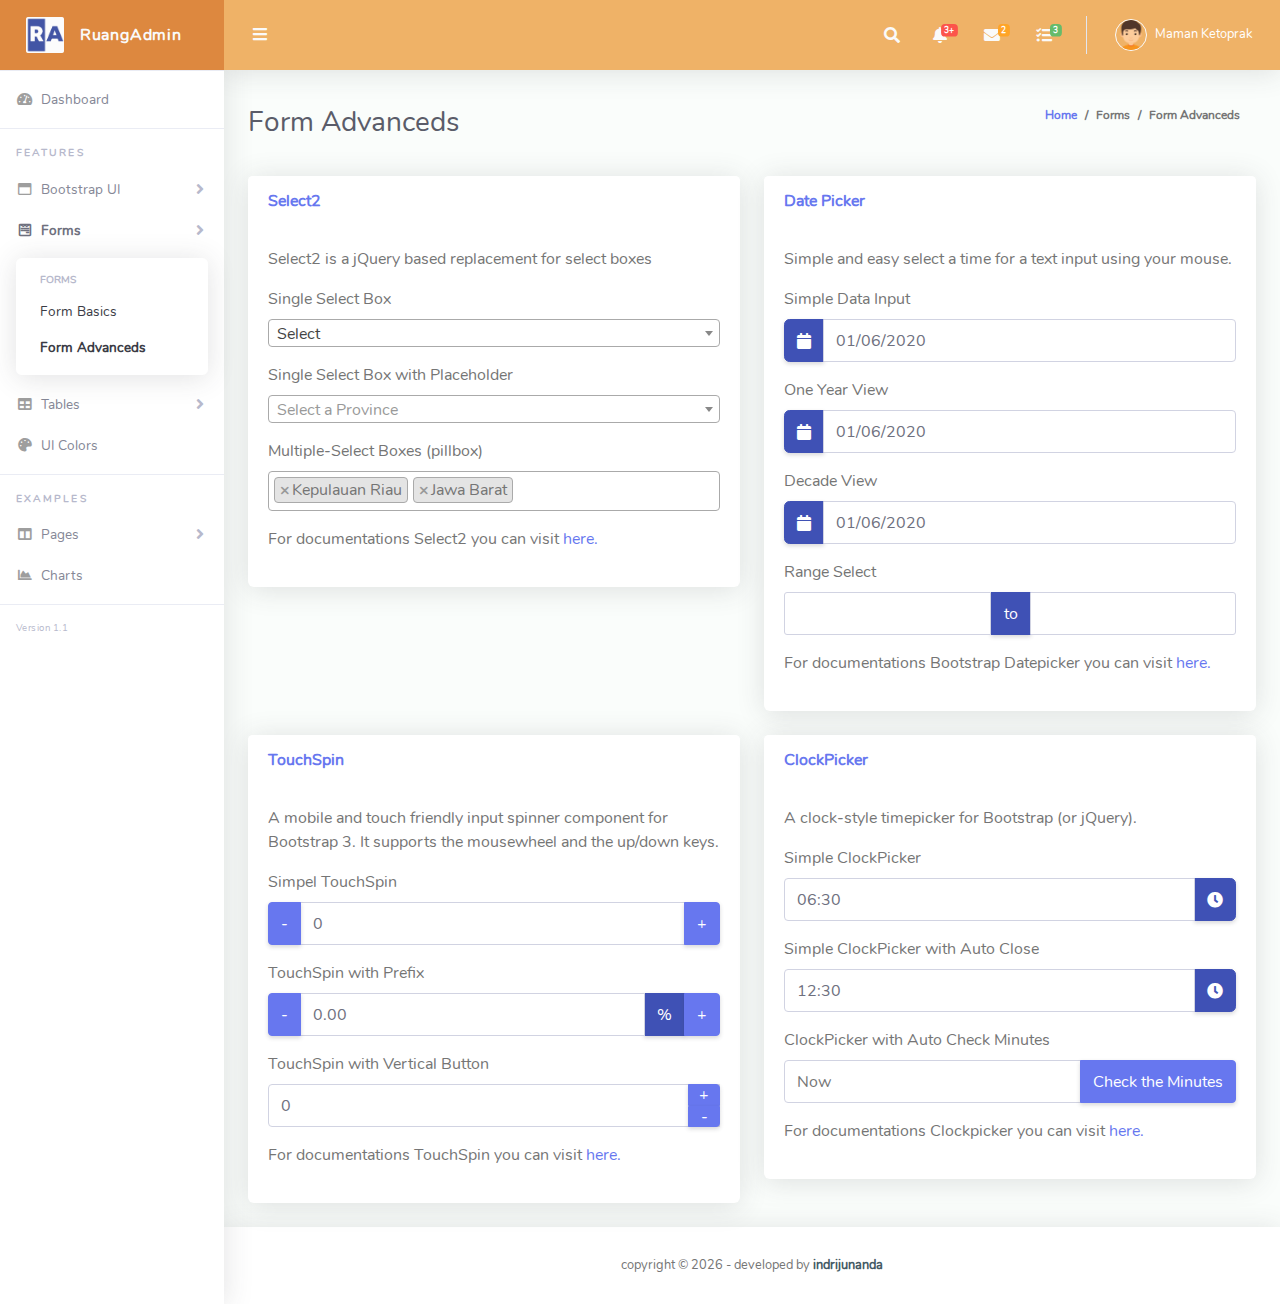
<file: panel/form_advanceds.html>
<!DOCTYPE html>
<html lang="en">

<head>
  <meta charset="utf-8">
  <meta http-equiv="X-UA-Compatible" content="IE=edge">
  <meta name="viewport" content="width=device-width, initial-scale=1, shrink-to-fit=no">
  <meta name="description" content="">
  <meta name="author" content="">
  <link href="img/logo/logo.png" rel="icon">
  <title>RuangAdmin - Form Advanceds</title>
  <link href="vendor/fontawesome-free/css/all.min.css" rel="stylesheet" type="text/css">
  <link href="vendor/bootstrap/css/bootstrap.min.css" rel="stylesheet" type="text/css">
  <!-- Select2 -->
  <link href="vendor/select2/dist/css/select2.min.css" rel="stylesheet" type="text/css">
  <!-- Bootstrap DatePicker -->  
  <link href="vendor/bootstrap-datepicker/css/bootstrap-datepicker.min.css" rel="stylesheet" >
  <!-- Bootstrap Touchspin -->
  <link href="vendor/bootstrap-touchspin/css/jquery.bootstrap-touchspin.css" rel="stylesheet" >
  <!-- ClockPicker -->
  <link href="vendor/clock-picker/clockpicker.css" rel="stylesheet">
  <!-- RuangAdmin CSS -->
  <link href="css/ruang-admin.min.css" rel="stylesheet">
</head>

<body id="page-top">
  <div id="wrapper">
    <!-- Sidebar -->
    <ul class="navbar-nav sidebar sidebar-light accordion" id="accordionSidebar">
      <a class="sidebar-brand d-flex align-items-center justify-content-center" href="index.html">
        <div class="sidebar-brand-icon">
          <img src="img/logo/logo2.png">
        </div>
        <div class="sidebar-brand-text mx-3">RuangAdmin</div>
      </a>
      <hr class="sidebar-divider my-0">
      <li class="nav-item">
        <a class="nav-link" href="index.html">
          <i class="fas fa-fw fa-tachometer-alt"></i>
          <span>Dashboard</span></a>
      </li>
      <hr class="sidebar-divider">
      <div class="sidebar-heading">
        Features
      </div>
      <li class="nav-item">
        <a class="nav-link collapsed" href="#" data-toggle="collapse" data-target="#collapseBootstrap"
          aria-expanded="true" aria-controls="collapseBootstrap">
          <i class="far fa-fw fa-window-maximize"></i>
          <span>Bootstrap UI</span>
        </a>
        <div id="collapseBootstrap" class="collapse" aria-labelledby="headingBootstrap" data-parent="#accordionSidebar">
          <div class="bg-white py-2 collapse-inner rounded">
            <h6 class="collapse-header">Bootstrap UI</h6>
            <a class="collapse-item" href="alerts.html">Alerts</a>
            <a class="collapse-item" href="buttons.html">Buttons</a>
            <a class="collapse-item" href="dropdowns.html">Dropdowns</a>
            <a class="collapse-item" href="modals.html">Modals</a>
            <a class="collapse-item" href="popovers.html">Popovers</a>
            <a class="collapse-item" href="progress-bar.html">Progress Bars</a>
          </div>
        </div>
      </li>
      <li class="nav-item active">
        <a class="nav-link collapsed" href="#" data-toggle="collapse" data-target="#collapseForm" aria-expanded="true"
          aria-controls="collapseForm">
          <i class="fab fa-fw fa-wpforms"></i>
          <span>Forms</span>
        </a>
        <div id="collapseForm" class="collapse show" aria-labelledby="headingForm" data-parent="#accordionSidebar">
          <div class="bg-white py-2 collapse-inner rounded">
            <h6 class="collapse-header">Forms</h6>
            <a class="collapse-item" href="form_basics.html">Form Basics</a>
            <a class="collapse-item active" href="form_advanceds.html">Form Advanceds</a>
          </div>
        </div>
      </li>
      <li class="nav-item">
        <a class="nav-link collapsed" href="#" data-toggle="collapse" data-target="#collapseTable" aria-expanded="true"
          aria-controls="collapseTable">
          <i class="fas fa-fw fa-table"></i>
          <span>Tables</span>
        </a>
        <div id="collapseTable" class="collapse" aria-labelledby="headingTable" data-parent="#accordionSidebar">
          <div class="bg-white py-2 collapse-inner rounded">
            <h6 class="collapse-header">Tables</h6>
            <a class="collapse-item" href="simple-tables.html">Simple Tables</a>
            <a class="collapse-item" href="datatables.html">DataTables</a>
          </div>
        </div>
      </li>
      <li class="nav-item">
        <a class="nav-link" href="ui-colors.html">
          <i class="fas fa-fw fa-palette"></i>
          <span>UI Colors</span>
        </a>
      </li>
      <hr class="sidebar-divider">
      <div class="sidebar-heading">
        Examples
      </div>
      <li class="nav-item">
        <a class="nav-link collapsed" href="#" data-toggle="collapse" data-target="#collapsePage" aria-expanded="true"
          aria-controls="collapsePage">
          <i class="fas fa-fw fa-columns"></i>
          <span>Pages</span>
        </a>
        <div id="collapsePage" class="collapse" aria-labelledby="headingPage" data-parent="#accordionSidebar">
          <div class="bg-white py-2 collapse-inner rounded">
            <h6 class="collapse-header">Example Pages</h6>
            <a class="collapse-item" href="login.html">Login</a>
            <a class="collapse-item" href="register.html">Register</a>
            <a class="collapse-item" href="404.html">404 Page</a>
            <a class="collapse-item" href="blank.html">Blank Page</a>
          </div>
        </div>
      </li>
      <li class="nav-item">
        <a class="nav-link" href="charts.html">
          <i class="fas fa-fw fa-chart-area"></i>
          <span>Charts</span>
        </a>
      </li>
      <hr class="sidebar-divider">
      <div class="version" id="version-ruangadmin"></div>
    </ul>
    <!-- Sidebar -->
    <div id="content-wrapper" class="d-flex flex-column">
      <div id="content">
        <!-- TopBar -->
        <nav class="navbar navbar-expand navbar-light bg-navbar topbar mb-4 static-top">
          <button id="sidebarToggleTop" class="btn btn-link rounded-circle mr-3">
            <i class="fa fa-bars"></i>
          </button>
          <ul class="navbar-nav ml-auto">
            <li class="nav-item dropdown no-arrow">
              <a class="nav-link dropdown-toggle" href="#" id="searchDropdown" role="button" data-toggle="dropdown"
                aria-haspopup="true" aria-expanded="false">
                <i class="fas fa-search fa-fw"></i>
              </a>
              <div class="dropdown-menu dropdown-menu-right p-3 shadow animated--grow-in"
                aria-labelledby="searchDropdown">
                <form class="navbar-search">
                  <div class="input-group">
                    <input type="text" class="form-control bg-light border-1 small"
                      placeholder="What do you want to look for?" aria-label="Search" aria-describedby="basic-addon2"
                      style="border-color: #3f51b5;">
                    <div class="input-group-append">
                      <button class="btn btn-primary" type="button">
                        <i class="fas fa-search fa-sm"></i>
                      </button>
                    </div>
                  </div>
                </form>
              </div>
            </li>
            <li class="nav-item dropdown no-arrow mx-1">
              <a class="nav-link dropdown-toggle" href="#" id="alertsDropdown" role="button" data-toggle="dropdown"
                aria-haspopup="true" aria-expanded="false">
                <i class="fas fa-bell fa-fw"></i>
                <span class="badge badge-danger badge-counter">3+</span>
              </a>
              <div class="dropdown-list dropdown-menu dropdown-menu-right shadow animated--grow-in"
                aria-labelledby="alertsDropdown">
                <h6 class="dropdown-header">
                  Alerts Center
                </h6>
                <a class="dropdown-item d-flex align-items-center" href="#">
                  <div class="mr-3">
                    <div class="icon-circle bg-primary">
                      <i class="fas fa-file-alt text-white"></i>
                    </div>
                  </div>
                  <div>
                    <div class="small text-gray-500">December 12, 2019</div>
                    <span class="font-weight-bold">A new monthly report is ready to download!</span>
                  </div>
                </a>
                <a class="dropdown-item d-flex align-items-center" href="#">
                  <div class="mr-3">
                    <div class="icon-circle bg-success">
                      <i class="fas fa-donate text-white"></i>
                    </div>
                  </div>
                  <div>
                    <div class="small text-gray-500">December 7, 2019</div>
                    $290.29 has been deposited into your account!
                  </div>
                </a>
                <a class="dropdown-item d-flex align-items-center" href="#">
                  <div class="mr-3">
                    <div class="icon-circle bg-warning">
                      <i class="fas fa-exclamation-triangle text-white"></i>
                    </div>
                  </div>
                  <div>
                    <div class="small text-gray-500">December 2, 2019</div>
                    Spending Alert: We've noticed unusually high spending for your account.
                  </div>
                </a>
                <a class="dropdown-item text-center small text-gray-500" href="#">Show All Alerts</a>
              </div>
            </li>
            <li class="nav-item dropdown no-arrow mx-1">
              <a class="nav-link dropdown-toggle" href="#" id="messagesDropdown" role="button" data-toggle="dropdown"
                aria-haspopup="true" aria-expanded="false">
                <i class="fas fa-envelope fa-fw"></i>
                <span class="badge badge-warning badge-counter">2</span>
              </a>
              <div class="dropdown-list dropdown-menu dropdown-menu-right shadow animated--grow-in"
                aria-labelledby="messagesDropdown">
                <h6 class="dropdown-header">
                  Message Center
                </h6>
                <a class="dropdown-item d-flex align-items-center" href="#">
                  <div class="dropdown-list-image mr-3">
                    <img class="rounded-circle" src="img/man.png" style="max-width: 60px" alt="">
                    <div class="status-indicator bg-success"></div>
                  </div>
                  <div class="font-weight-bold">
                    <div class="text-truncate">Hi there! I am wondering if you can help me with a problem I've been
                      having.</div>
                    <div class="small text-gray-500">Udin Cilok · 58m</div>
                  </div>
                </a>
                <a class="dropdown-item d-flex align-items-center" href="#">
                  <div class="dropdown-list-image mr-3">
                    <img class="rounded-circle" src="img/girl.png" style="max-width: 60px" alt="">
                    <div class="status-indicator bg-default"></div>
                  </div>
                  <div>
                    <div class="text-truncate">Am I a good boy? The reason I ask is because someone told me that people
                      say this to all dogs, even if they aren't good...</div>
                    <div class="small text-gray-500">Jaenab · 2w</div>
                  </div>
                </a>
                <a class="dropdown-item text-center small text-gray-500" href="#">Read More Messages</a>
              </div>
            </li>
            <li class="nav-item dropdown no-arrow mx-1">
              <a class="nav-link dropdown-toggle" href="#" id="messagesDropdown" role="button" data-toggle="dropdown"
                aria-haspopup="true" aria-expanded="false">
                <i class="fas fa-tasks fa-fw"></i>
                <span class="badge badge-success badge-counter">3</span>
              </a>
              <div class="dropdown-list dropdown-menu dropdown-menu-right shadow animated--grow-in"
                aria-labelledby="messagesDropdown">
                <h6 class="dropdown-header">
                  Task
                </h6>
                <a class="dropdown-item align-items-center" href="#">
                  <div class="mb-3">
                    <div class="small text-gray-500">Design Button
                      <div class="small float-right"><b>50%</b></div>
                    </div>
                    <div class="progress" style="height: 12px;">
                      <div class="progress-bar bg-success" role="progressbar" style="width: 50%" aria-valuenow="50"
                        aria-valuemin="0" aria-valuemax="100"></div>
                    </div>
                  </div>
                </a>
                <a class="dropdown-item align-items-center" href="#">
                  <div class="mb-3">
                    <div class="small text-gray-500">Make Beautiful Transitions
                      <div class="small float-right"><b>30%</b></div>
                    </div>
                    <div class="progress" style="height: 12px;">
                      <div class="progress-bar bg-warning" role="progressbar" style="width: 30%" aria-valuenow="30"
                        aria-valuemin="0" aria-valuemax="100"></div>
                    </div>
                  </div>
                </a>
                <a class="dropdown-item align-items-center" href="#">
                  <div class="mb-3">
                    <div class="small text-gray-500">Create Pie Chart
                      <div class="small float-right"><b>75%</b></div>
                    </div>
                    <div class="progress" style="height: 12px;">
                      <div class="progress-bar bg-danger" role="progressbar" style="width: 75%" aria-valuenow="75"
                        aria-valuemin="0" aria-valuemax="100"></div>
                    </div>
                  </div>
                </a>
                <a class="dropdown-item text-center small text-gray-500" href="#">View All Taks</a>
              </div>
            </li>
            <div class="topbar-divider d-none d-sm-block"></div>
            <li class="nav-item dropdown no-arrow">
              <a class="nav-link dropdown-toggle" href="#" id="userDropdown" role="button" data-toggle="dropdown"
                aria-haspopup="true" aria-expanded="false">
                <img class="img-profile rounded-circle" src="img/boy.png" style="max-width: 60px">
                <span class="ml-2 d-none d-lg-inline text-white small">Maman Ketoprak</span>
              </a>
              <div class="dropdown-menu dropdown-menu-right shadow animated--grow-in" aria-labelledby="userDropdown">
                <a class="dropdown-item" href="#">
                  <i class="fas fa-user fa-sm fa-fw mr-2 text-gray-400"></i>
                  Profile
                </a>
                <a class="dropdown-item" href="#">
                  <i class="fas fa-cogs fa-sm fa-fw mr-2 text-gray-400"></i>
                  Settings
                </a>
                <a class="dropdown-item" href="#">
                  <i class="fas fa-list fa-sm fa-fw mr-2 text-gray-400"></i>
                  Activity Log
                </a>
                <div class="dropdown-divider"></div>
                <a class="dropdown-item" href="javascript:void(0);" data-toggle="modal" data-target="#logoutModal">
                  <i class="fas fa-sign-out-alt fa-sm fa-fw mr-2 text-gray-400"></i>
                  Logout
                </a>
              </div>
            </li>
          </ul>
        </nav>
        <!-- Topbar -->

        <!-- Container Fluid-->
        <div class="container-fluid" id="container-wrapper">
          <div class="d-sm-flex align-items-center justify-content-between mb-4">
            <h1 class="h3 mb-0 text-gray-800">Form Advanceds</h1>
            <ol class="breadcrumb">
              <li class="breadcrumb-item"><a href="./">Home</a></li>
              <li class="breadcrumb-item">Forms</li>
              <li class="breadcrumb-item active" aria-current="page">Form Advanceds</li>
            </ol>
          </div>

          <div class="row">
            <div class="col-lg-6">
              <!-- Select2 -->
              <div class="card mb-4">
                <div class="card-header py-3 d-flex flex-row align-items-center justify-content-between">
                  <h6 class="m-0 font-weight-bold text-primary">Select2</h6>
                </div>
                <div class="card-body">        
                  <p>Select2 is a jQuery based replacement for select boxes</p>          
                  <div class="form-group">
                    <label for="select2Single">Single Select Box</label>
                    <select class="select2-single form-control" name="state" id="select2Single">
                      <option value="">Select</option>
                      <option value="Aceh">Aceh</option>
                      <option value="Sumatra Utara">Sumatra Utara</option>
                      <option value="Sumatra Barat">Sumatra Barat</option>
                      <option value="Riau">Riau</option>
                      <option value="Kepulauan Riau">Kepulauan Riau</option>
                      <option value="Jambi">Jambi</option>
                      <option value="Bengkulu">Bengkulu</option>
                      <option value="Sumatra Selatan">Sumatra Selatan</option>
                      <option value="Kepulauan Bangka Belitung">Kepulauan Bangka Belitung</option>
                      <option value="Lampung">Lampung</option>
                      <option value="Banten">Banten</option>
                      <option value="Jawa Barat">Jawa Barat</option>
                      <option value="Jakarta">Jakarta</option>
                      <option value="Jawa Tengah">Jawa Tengah</option>
                      <option value="Yogyakarta">Yogyakarta</option>
                      <option value="Jawa TImur">Jawa Timur</option>
                      <option value="Bali">Bali</option>
                      <option value="Nusa Tenggara Barat">Nusa Tenggara Barat</option>
                      <option value="Nusa Tenggara Timur">Nusa Tenggara Timur</option>
                      <option value="Kalimantan Barat">Kalimantan Barat</option>
                      <option value="Kalimantan Selatan">Kalimantan Selatan</option>
                      <option value="Kalimantan Tengah">Kalimantan Tengah</option>
                      <option value="Kalimantan Timur">Kalimantan Timur</option>
                      <option value="Kalimantan Utara">Kalimantan Utara</option>
                      <option value="Gorontalo">Gorontalo</option>
                      <option value="Sulawaesi Barat">Sulawesi Barat</option>
                      <option value="Sulawesi Selatan">Sulawesi Selatan</option>
                      <option value="Sulawesi Tengah">Sulawesi Tengah</option>
                      <option value="Sulawesi Tenggara">Sulawesi Tenggara</option>
                      <option value="Sulawesi Utara">Sulawesi Utara</option>
                      <option value="Maluku">Maluku</option>
                      <option value="Maluku Utara">Maluku Utara</option>
                      <option value="Papua Barat">Papua Barat</option>
                      <option value="Papua">Papua</option>
                    </select>
                  </div>
                  <div class="form-group">
                    <label for="select2SinglePlaceholder">Single Select Box with Placeholder</label>
                    <select class="select2-single-placeholder form-control" name="state" id="select2SinglePlaceholder">
                      <option value="">Select</option>
                      <option value="Aceh">Aceh</option>
                      <option value="Sumatra Utara">Sumatra Utara</option>
                      <option value="Sumatra Barat">Sumatra Barat</option>
                      <option value="Riau">Riau</option>
                      <option value="Kepulauan Riau">Kepulauan Riau</option>
                      <option value="Jambi">Jambi</option>
                      <option value="Bengkulu">Bengkulu</option>
                      <option value="Sumatra Selatan">Sumatra Selatan</option>
                      <option value="Kepulauan Bangka Belitung">Kepulauan Bangka Belitung</option>
                      <option value="Lampung">Lampung</option>
                      <option value="Banten">Banten</option>
                      <option value="Jawa Barat">Jawa Barat</option>
                      <option value="Jakarta">Jakarta</option>
                      <option value="Jawa Tengah">Jawa Tengah</option>
                      <option value="Yogyakarta">Yogyakarta</option>
                      <option value="Jawa TImur">Jawa Timur</option>
                      <option value="Bali">Bali</option>
                      <option value="Nusa Tenggara Barat">Nusa Tenggara Barat</option>
                      <option value="Nusa Tenggara Timur">Nusa Tenggara Timur</option>
                      <option value="Kalimantan Barat">Kalimantan Barat</option>
                      <option value="Kalimantan Selatan">Kalimantan Selatan</option>
                      <option value="Kalimantan Tengah">Kalimantan Tengah</option>
                      <option value="Kalimantan Timur">Kalimantan Timur</option>
                      <option value="Kalimantan Utara">Kalimantan Utara</option>
                      <option value="Gorontalo">Gorontalo</option>
                      <option value="Sulawaesi Barat">Sulawesi Barat</option>
                      <option value="Sulawesi Selatan">Sulawesi Selatan</option>
                      <option value="Sulawesi Tengah">Sulawesi Tengah</option>
                      <option value="Sulawesi Tenggara">Sulawesi Tenggara</option>
                      <option value="Sulawesi Utara">Sulawesi Utara</option>
                      <option value="Maluku">Maluku</option>
                      <option value="Maluku Utara">Maluku Utara</option>
                      <option value="Papua Barat">Papua Barat</option>
                      <option value="Papua">Papua</option>
                    </select>
                  </div>
                  <div class="form-group">
                    <label for="select2Multiple">Multiple-Select Boxes (pillbox)</label>
                    <select class="select2-multiple form-control" name="states[]" multiple="multiple"
                      id="select2Multiple">
                      <option value="">Select</option>
                      <option value="Aceh">Aceh</option>
                      <option value="Sumatra Utara">Sumatra Utara</option>
                      <option value="Sumatra Barat">Sumatra Barat</option>
                      <option value="Riau">Riau</option>
                      <option value="Kepulauan Riau" selected>Kepulauan Riau</option>
                      <option value="Jambi">Jambi</option>
                      <option value="Bengkulu">Bengkulu</option>
                      <option value="Sumatra Selatan">Sumatra Selatan</option>
                      <option value="Kepulauan Bangka Belitung">Kepulauan Bangka Belitung</option>
                      <option value="Lampung">Lampung</option>
                      <option value="Banten">Banten</option>
                      <option value="Jawa Barat" selected>Jawa Barat</option>
                      <option value="Jakarta">Jakarta</option>
                      <option value="Jawa Tengah">Jawa Tengah</option>
                      <option value="Yogyakarta">Yogyakarta</option>
                      <option value="Jawa TImur">Jawa Timur</option>
                      <option value="Bali">Bali</option>
                      <option value="Nusa Tenggara Barat">Nusa Tenggara Barat</option>
                      <option value="Nusa Tenggara Timur">Nusa Tenggara Timur</option>
                      <option value="Kalimantan Barat">Kalimantan Barat</option>
                      <option value="Kalimantan Selatan">Kalimantan Selatan</option>
                      <option value="Kalimantan Tengah">Kalimantan Tengah</option>
                      <option value="Kalimantan Timur">Kalimantan Timur</option>
                      <option value="Kalimantan Utara">Kalimantan Utara</option>
                      <option value="Gorontalo">Gorontalo</option>
                      <option value="Sulawaesi Barat">Sulawesi Barat</option>
                      <option value="Sulawesi Selatan">Sulawesi Selatan</option>
                      <option value="Sulawesi Tengah">Sulawesi Tengah</option>
                      <option value="Sulawesi Tenggara">Sulawesi Tenggara</option>
                      <option value="Sulawesi Utara">Sulawesi Utara</option>
                      <option value="Maluku">Maluku</option>
                      <option value="Maluku Utara">Maluku Utara</option>
                      <option value="Papua Barat">Papua Barat</option>
                      <option value="Papua">Papua</option>
                    </select>
                  </div>
                  <p>For documentations Select2 you can visit <a href="https://select2.org/"
                    target="_blank">here.</a></p>
                </div>
              </div>

            </div>
            <div class="col-lg-6">
              <div class="card mb-4">
                <div class="card-header py-3 d-flex flex-row align-items-center justify-content-between">
                  <h6 class="m-0 font-weight-bold text-primary">Date Picker</h6>
                </div>
                <div class="card-body">
                  <p>Simple and easy select a time for a text input using your mouse.</p>

                  <div class="form-group" id="simple-date1">
                    <label for="simpleDataInput">Simple Data Input</label>
                      <div class="input-group date">
                        <div class="input-group-prepend">
                          <span class="input-group-text"><i class="fas fa-calendar"></i></span>
                        </div>
                        <input type="text" class="form-control" value="01/06/2020" id="simpleDataInput">
                      </div>
                  </div>
                  
                  <div class="form-group" id="simple-date2">
                    <label for="oneYearView">One Year View</label>
                      <div class="input-group date">
                        <div class="input-group-prepend">
                          <span class="input-group-text"><i class="fas fa-calendar"></i></span>
                        </div>
                        <input type="text" class="form-control" value="01/06/2020" id="oneYearView">
                      </div>
                  </div>
                  <div class="form-group" id="simple-date3">
                    <label for="decadeView">Decade View</label>
                      <div class="input-group date">
                        <div class="input-group-prepend">
                          <span class="input-group-text"><i class="fas fa-calendar"></i></span>
                        </div>
                        <input type="text" class="form-control" value="01/06/2020" id="decadeView">
                      </div>
                  </div>
                  <div class="form-group" id="simple-date4">
                    <label for="dateRangePicker">Range Select</label>
                    <div class="input-daterange input-group">
                      <input type="text" class="input-sm form-control" name="start" />
                      <div class="input-group-prepend">
                        <span class="input-group-text">to</span>
                      </div>
                      <input type="text" class="input-sm form-control" name="end" />
                    </div>
                  </div>
                  <p>For documentations Bootstrap Datepicker you can visit <a href="https://github.com/uxsolutions/bootstrap-datepicker" target="_blank">here.</a></p>
                </div>
              </div>
            </div>
          </div>
          <!--Row-->

          <div class="row">
            <div class="col-lg-6">
              <div class="card mb-4">
                <div class="card-header py-3 d-flex flex-row align-items-center justify-content-between">
                  <h6 class="m-0 font-weight-bold text-primary">TouchSpin</h6>
                </div>
                <div class="card-body">
                  <p>A mobile and touch friendly input spinner component for Bootstrap 3. It supports the mousewheel and the up/down keys.</p>
                  <div class="form-group">
                    <label for="touchSpin1">Simpel TouchSpin</label>
                    <input id="touchSpin1" type="text" class="form-control">
                  </div>
                  <div class="form-group">
                    <label for="touchSpin2">TouchSpin with Prefix</label>
                    <input id="touchSpin2" type="text" class="form-control">
                  </div>
                  <div class="form-group">
                    <label for="touchSpin3">TouchSpin with Vertical Button</label>
                    <input id="touchSpin3" type="text" class="form-control">
                  </div>
                  <p>For documentations TouchSpin you can visit <a href="https://github.com/istvan-ujjmeszaros/bootstrap-touchspin" target="_blank">here.</a></p>
                </div>
              </div>
            </div>
            <div class="col-lg-6">
              <div class="card mb-4">
                <div class="card-header py-3 d-flex flex-row align-items-center justify-content-between">
                  <h6 class="m-0 font-weight-bold text-primary">ClockPicker</h6>
                </div>
                <div class="card-body">
                  <p>A clock-style timepicker for Bootstrap (or jQuery).</p>
                  <div class="form-group">
                    <label for="clockPicker1">Simple ClockPicker</label>
                    <div class="input-group clockpicker" id="clockPicker1">
                      <input type="text" class="form-control" value="06:30">                     
                      <div class="input-group-append">
                        <span class="input-group-text"><i class="fas fa-clock"></i></span>
                      </div>                      
                    </div>
                  </div>
                  <div class="form-group">
                    <label for="clockPicker2">Simple ClockPicker with Auto Close</label>
                    <div class="input-group clockpicker" id="clockPicker2">
                      <input type="text" class="form-control" value="12:30">                     
                      <div class="input-group-append">
                        <span class="input-group-text"><i class="fas fa-clock"></i></span>
                      </div>                      
                    </div>
                  </div>
                  <div class="form-group">
                    <label for="clockPicker2">ClockPicker with Auto Check Minutes</label>
                    <div class="input-group" id="clockPicker3">
                      <input class="form-control" placeholder="Now" value="">                     
                      <div class="input-group-append">
                        <button class="btn btn-primary" id="check-minutes">Check the Minutes</button>
                      </div>                      
                    </div>
                  </div>
                  <p>For documentations Clockpicker you can visit <a href="http://weareoutman.github.io/clockpicker/" target="_blank">here.</a></p>
                </div>
              </div>
            </div>
          </div>
          <!-- Row -->

          <!-- Modal Logout -->
          <div class="modal fade" id="logoutModal" tabindex="-1" role="dialog" aria-labelledby="exampleModalLabelLogout"
            aria-hidden="true">
            <div class="modal-dialog" role="document">
              <div class="modal-content">
                <div class="modal-header">
                  <h5 class="modal-title" id="exampleModalLabelLogout">Ohh No!</h5>
                  <button type="button" class="close" data-dismiss="modal" aria-label="Close">
                    <span aria-hidden="true">&times;</span>
                  </button>
                </div>
                <div class="modal-body">
                  <p>Are you sure you want to logout?</p>
                </div>
                <div class="modal-footer">
                  <button type="button" class="btn btn-outline-primary" data-dismiss="modal">Cancel</button>
                  <a href="login.html" class="btn btn-primary">Logout</a>
                </div>
              </div>
            </div>
          </div>
          
        </div>
        <!---Container Fluid-->
      </div>
      <!-- Footer -->
      <footer class="sticky-footer bg-white">
        <div class="container my-auto">
          <div class="copyright text-center my-auto">
            <span>copyright &copy; <script>
                document.write(new Date().getFullYear());
              </script> - developed by
              <b><a href="https://indrijunanda.gitlab.io/" target="_blank">indrijunanda</a></b>
            </span>
          </div>
        </div>
      </footer>
      <!-- Footer -->
    </div>
  </div>

  <!-- Scroll to top -->
  <a class="scroll-to-top rounded" href="#page-top">
    <i class="fas fa-angle-up"></i>
  </a>

  <script src="vendor/jquery/jquery.min.js"></script>
  <script src="vendor/bootstrap/js/bootstrap.bundle.min.js"></script>
  <script src="vendor/jquery-easing/jquery.easing.min.js"></script>
  <!-- Select2 -->
  <script src="vendor/select2/dist/js/select2.min.js"></script>
  <!-- Bootstrap Datepicker -->
  <script src="vendor/bootstrap-datepicker/js/bootstrap-datepicker.min.js"></script>
  <!-- Bootstrap Touchspin -->
  <script src="vendor/bootstrap-touchspin/js/jquery.bootstrap-touchspin.js"></script>
  <!-- ClockPicker -->
  <script src="vendor/clock-picker/clockpicker.js"></script>
  <!-- RuangAdmin Javascript -->
  <script src="js/ruang-admin.min.js"></script>
  <!-- Javascript for this page -->
  <script>
    $(document).ready(function () {


      $('.select2-single').select2();

      // Select2 Single  with Placeholder
      $('.select2-single-placeholder').select2({
        placeholder: "Select a Province",
        allowClear: true
      });      

      // Select2 Multiple
      $('.select2-multiple').select2();

      // Bootstrap Date Picker
      $('#simple-date1 .input-group.date').datepicker({
        format: 'dd/mm/yyyy',
        todayBtn: 'linked',
        todayHighlight: true,
        autoclose: true,        
      });

      $('#simple-date2 .input-group.date').datepicker({
        startView: 1,
        format: 'dd/mm/yyyy',        
        autoclose: true,     
        todayHighlight: true,   
        todayBtn: 'linked',
      });

      $('#simple-date3 .input-group.date').datepicker({
        startView: 2,
        format: 'dd/mm/yyyy',        
        autoclose: true,     
        todayHighlight: true,   
        todayBtn: 'linked',
      });

      $('#simple-date4 .input-daterange').datepicker({        
        format: 'dd/mm/yyyy',        
        autoclose: true,     
        todayHighlight: true,   
        todayBtn: 'linked',
      });    

      // TouchSpin

      $('#touchSpin1').TouchSpin({
        min: 0,
        max: 100,                
        boostat: 5,
        maxboostedstep: 10,        
        initval: 0
      });

      $('#touchSpin2').TouchSpin({
        min:0,
        max: 100,
        decimals: 2,
        step: 0.1,
        postfix: '%',
        initval: 0,
        boostat: 5,
        maxboostedstep: 10
      });

      $('#touchSpin3').TouchSpin({
        min: 0,
        max: 100,
        initval: 0,
        boostat: 5,
        maxboostedstep: 10,
        verticalbuttons: true,
      });

      $('#clockPicker1').clockpicker({
        donetext: 'Done'
      });

      $('#clockPicker2').clockpicker({
        autoclose: true
      });

      let input = $('#clockPicker3').clockpicker({
        autoclose: true,
        'default': 'now',
        placement: 'top',
        align: 'left',
      });

      $('#check-minutes').click(function(e){        
        e.stopPropagation();
        input.clockpicker('show').clockpicker('toggleView', 'minutes');
      });

    });
  </script>

</body>

</html>
</file>
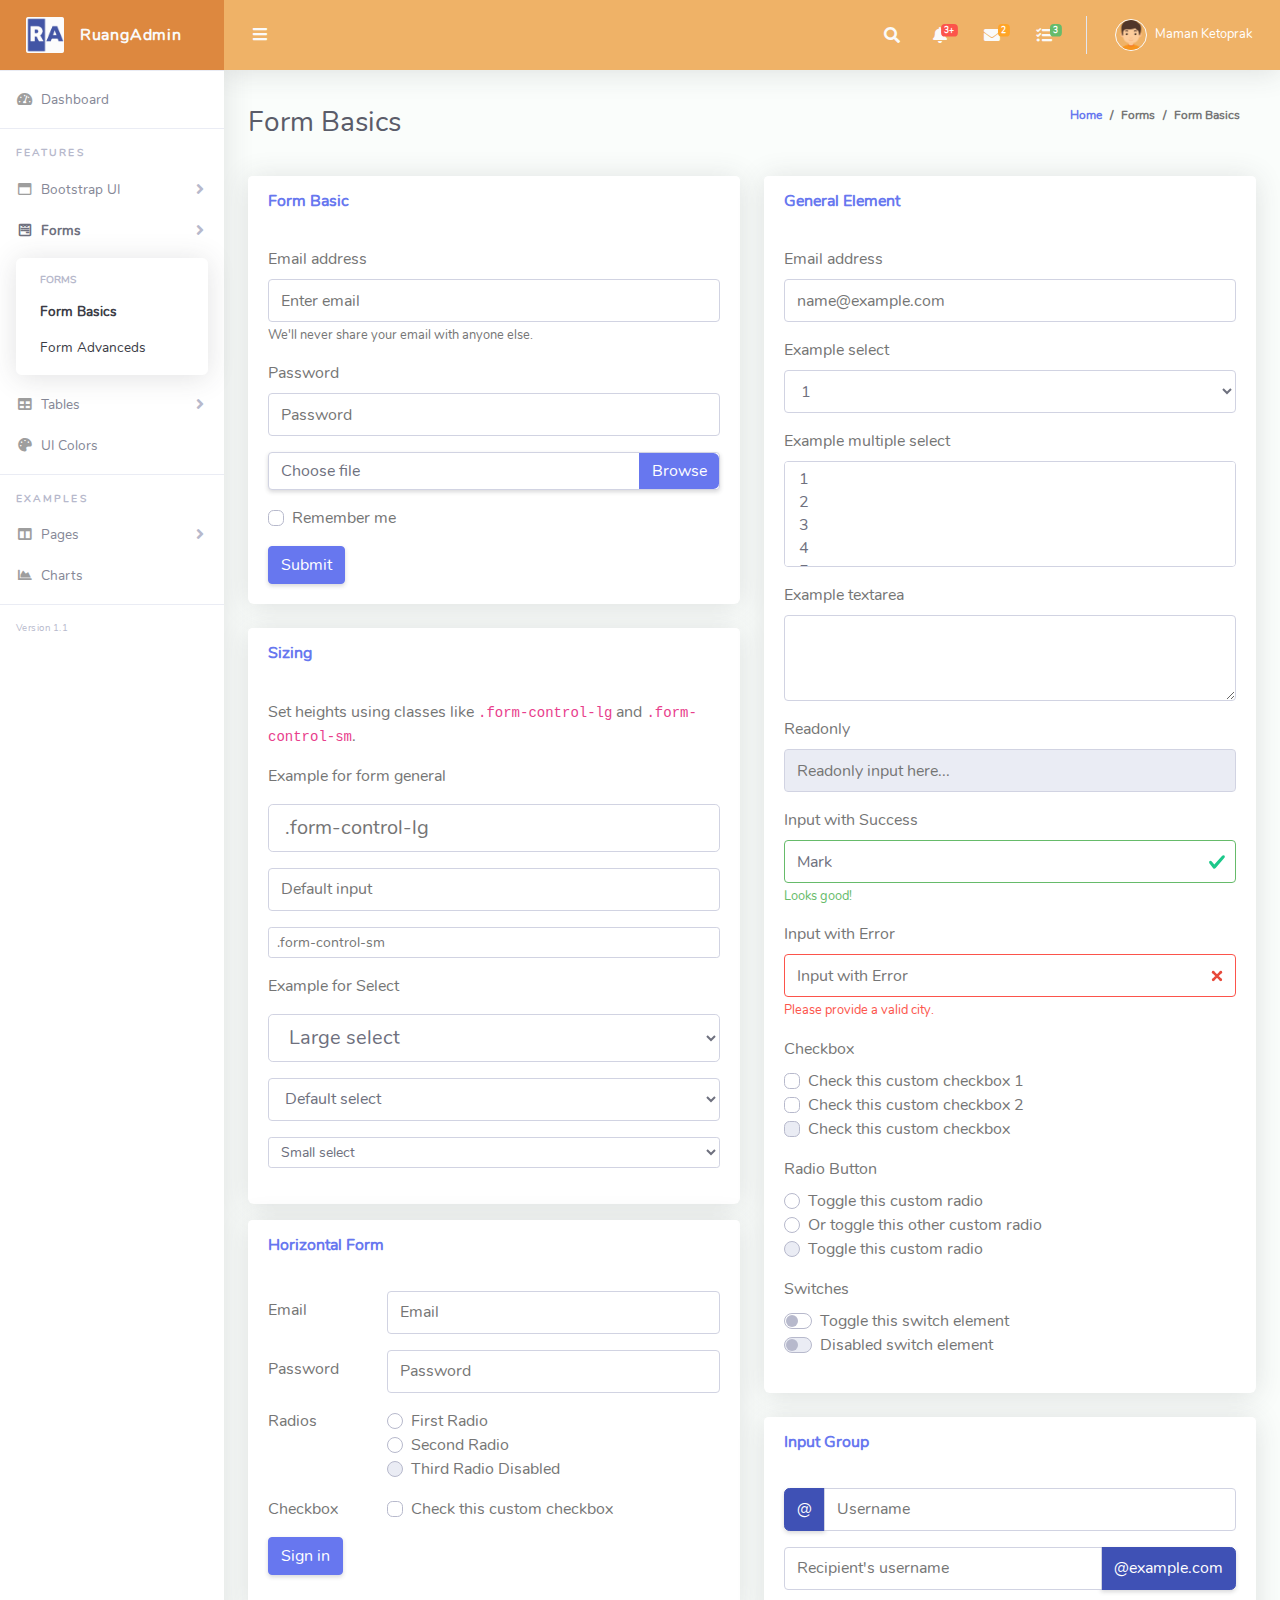
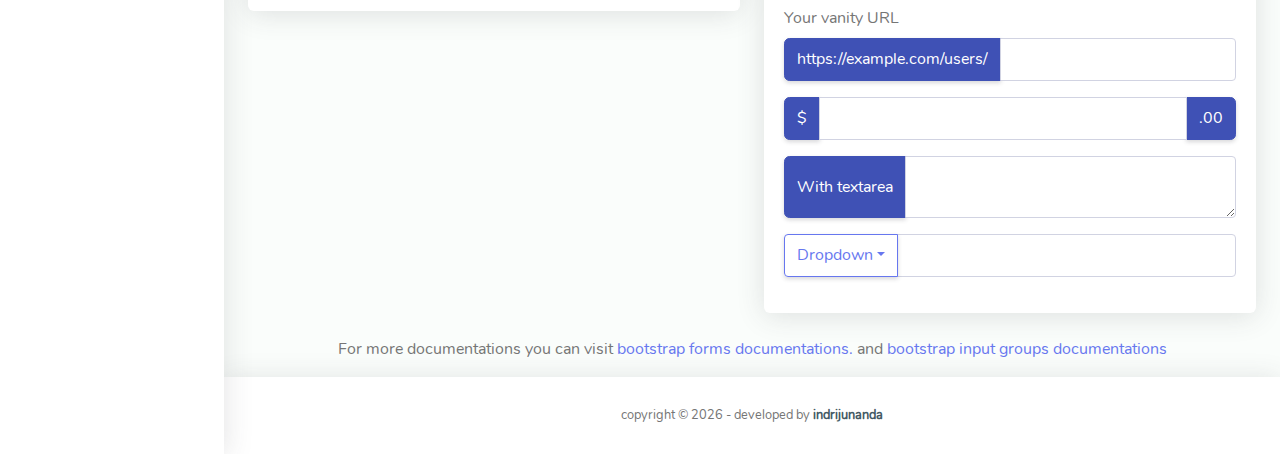
<file: panel/form_basics.html>
<!DOCTYPE html>
<html lang="en">

<head>
  <meta charset="utf-8">
  <meta http-equiv="X-UA-Compatible" content="IE=edge">
  <meta name="viewport" content="width=device-width, initial-scale=1, shrink-to-fit=no">
  <meta name="description" content="">
  <meta name="author" content="">
  <link href="img/logo/logo.png" rel="icon">
  <title>RuangAdmin - Form Basics</title>
  <link href="vendor/fontawesome-free/css/all.min.css" rel="stylesheet" type="text/css">
  <link href="vendor/bootstrap/css/bootstrap.min.css" rel="stylesheet" type="text/css">
  <link href="css/ruang-admin.min.css" rel="stylesheet">
</head>

<body id="page-top">
  <div id="wrapper">
    <!-- Sidebar -->
    <ul class="navbar-nav sidebar sidebar-light accordion" id="accordionSidebar">
      <a class="sidebar-brand d-flex align-items-center justify-content-center" href="index.html">
        <div class="sidebar-brand-icon">
          <img src="img/logo/logo2.png">
        </div>
        <div class="sidebar-brand-text mx-3">RuangAdmin</div>
      </a>
      <hr class="sidebar-divider my-0">
      <li class="nav-item">
        <a class="nav-link" href="index.html">
          <i class="fas fa-fw fa-tachometer-alt"></i>
          <span>Dashboard</span></a>
      </li>
      <hr class="sidebar-divider">
      <div class="sidebar-heading">
        Features
      </div>
      <li class="nav-item">
        <a class="nav-link collapsed" href="#" data-toggle="collapse" data-target="#collapseBootstrap"
          aria-expanded="true" aria-controls="collapseBootstrap">
          <i class="far fa-fw fa-window-maximize"></i>
          <span>Bootstrap UI</span>
        </a>
        <div id="collapseBootstrap" class="collapse" aria-labelledby="headingBootstrap" data-parent="#accordionSidebar">
          <div class="bg-white py-2 collapse-inner rounded">
            <h6 class="collapse-header">Bootstrap UI</h6>
            <a class="collapse-item" href="alerts.html">Alerts</a>
            <a class="collapse-item" href="buttons.html">Buttons</a>
            <a class="collapse-item" href="dropdowns.html">Dropdowns</a>
            <a class="collapse-item" href="modals.html">Modals</a>
            <a class="collapse-item" href="popovers.html">Popovers</a>
            <a class="collapse-item" href="progress-bar.html">Progress Bars</a>            
          </div>
        </div>
      </li>
      <li class="nav-item active">
        <a class="nav-link collapsed" href="#" data-toggle="collapse" data-target="#collapseForm"
        aria-expanded="true" aria-controls="collapseForm">
          <i class="fab fa-fw fa-wpforms"></i>
          <span>Forms</span>
        </a>
        <div id="collapseForm" class="collapse show" aria-labelledby="headingForm"
          data-parent="#accordionSidebar">
          <div class="bg-white py-2 collapse-inner rounded">
            <h6 class="collapse-header">Forms</h6>
            <a class="collapse-item  active" href="form_basics.html">Form Basics</a>            
            <a class="collapse-item" href="form_advanceds.html">Form Advanceds</a>
          </div>
        </div>
      </li>
      <li class="nav-item">
        <a class="nav-link collapsed" href="#" data-toggle="collapse" data-target="#collapseTable" aria-expanded="true"
          aria-controls="collapseTable">
          <i class="fas fa-fw fa-table"></i>
          <span>Tables</span>
        </a>
        <div id="collapseTable" class="collapse" aria-labelledby="headingTable" data-parent="#accordionSidebar">
          <div class="bg-white py-2 collapse-inner rounded">
            <h6 class="collapse-header">Tables</h6>
            <a class="collapse-item" href="simple-tables.html">Simple Tables</a>
            <a class="collapse-item" href="datatables.html">DataTables</a>
          </div>
        </div>
      </li>
      <li class="nav-item">
        <a class="nav-link" href="ui-colors.html">
          <i class="fas fa-fw fa-palette"></i>
          <span>UI Colors</span>
        </a>
      </li>
      <hr class="sidebar-divider">
      <div class="sidebar-heading">
        Examples
      </div>
      <li class="nav-item">
        <a class="nav-link collapsed" href="#" data-toggle="collapse" data-target="#collapsePage" aria-expanded="true"
          aria-controls="collapsePage">
          <i class="fas fa-fw fa-columns"></i>
          <span>Pages</span>
        </a>
        <div id="collapsePage" class="collapse" aria-labelledby="headingPage" data-parent="#accordionSidebar">
          <div class="bg-white py-2 collapse-inner rounded">
            <h6 class="collapse-header">Example Pages</h6>
            <a class="collapse-item" href="login.html">Login</a>
            <a class="collapse-item" href="register.html">Register</a>
            <a class="collapse-item" href="404.html">404 Page</a>
            <a class="collapse-item" href="blank.html">Blank Page</a>
          </div>
        </div>
      </li>
      <li class="nav-item">
        <a class="nav-link" href="charts.html">
          <i class="fas fa-fw fa-chart-area"></i>
          <span>Charts</span>
        </a>
      </li>
      <hr class="sidebar-divider">
      <div class="version" id="version-ruangadmin"></div>
    </ul>
    <!-- Sidebar -->
    <div id="content-wrapper" class="d-flex flex-column">
      <div id="content">
        <!-- TopBar -->
        <nav class="navbar navbar-expand navbar-light bg-navbar topbar mb-4 static-top">
          <button id="sidebarToggleTop" class="btn btn-link rounded-circle mr-3">
            <i class="fa fa-bars"></i>
          </button>
          <ul class="navbar-nav ml-auto">
            <li class="nav-item dropdown no-arrow">
              <a class="nav-link dropdown-toggle" href="#" id="searchDropdown" role="button" data-toggle="dropdown"
                aria-haspopup="true" aria-expanded="false">
                <i class="fas fa-search fa-fw"></i>
              </a>
              <div class="dropdown-menu dropdown-menu-right p-3 shadow animated--grow-in"
                aria-labelledby="searchDropdown">
                <form class="navbar-search">
                  <div class="input-group">
                    <input type="text" class="form-control bg-light border-1 small" placeholder="What do you want to look for?"
                      aria-label="Search" aria-describedby="basic-addon2" style="border-color: #3f51b5;">
                    <div class="input-group-append">
                      <button class="btn btn-primary" type="button">
                        <i class="fas fa-search fa-sm"></i>
                      </button>
                    </div>
                  </div>
                </form>
              </div>
            </li>
            <li class="nav-item dropdown no-arrow mx-1">
              <a class="nav-link dropdown-toggle" href="#" id="alertsDropdown" role="button" data-toggle="dropdown"
                aria-haspopup="true" aria-expanded="false">
                <i class="fas fa-bell fa-fw"></i>
                <span class="badge badge-danger badge-counter">3+</span>
              </a>
              <div class="dropdown-list dropdown-menu dropdown-menu-right shadow animated--grow-in"
                aria-labelledby="alertsDropdown">
                <h6 class="dropdown-header">
                  Alerts Center
                </h6>
                <a class="dropdown-item d-flex align-items-center" href="#">
                  <div class="mr-3">
                    <div class="icon-circle bg-primary">
                      <i class="fas fa-file-alt text-white"></i>
                    </div>
                  </div>
                  <div>
                    <div class="small text-gray-500">December 12, 2019</div>
                    <span class="font-weight-bold">A new monthly report is ready to download!</span>
                  </div>
                </a>
                <a class="dropdown-item d-flex align-items-center" href="#">
                  <div class="mr-3">
                    <div class="icon-circle bg-success">
                      <i class="fas fa-donate text-white"></i>
                    </div>
                  </div>
                  <div>
                    <div class="small text-gray-500">December 7, 2019</div>
                    $290.29 has been deposited into your account!
                  </div>
                </a>
                <a class="dropdown-item d-flex align-items-center" href="#">
                  <div class="mr-3">
                    <div class="icon-circle bg-warning">
                      <i class="fas fa-exclamation-triangle text-white"></i>
                    </div>
                  </div>
                  <div>
                    <div class="small text-gray-500">December 2, 2019</div>
                    Spending Alert: We've noticed unusually high spending for your account.
                  </div>
                </a>
                <a class="dropdown-item text-center small text-gray-500" href="#">Show All Alerts</a>
              </div>
            </li>
            <li class="nav-item dropdown no-arrow mx-1">
              <a class="nav-link dropdown-toggle" href="#" id="messagesDropdown" role="button" data-toggle="dropdown"
                aria-haspopup="true" aria-expanded="false">
                <i class="fas fa-envelope fa-fw"></i>
                <span class="badge badge-warning badge-counter">2</span>
              </a>
              <div class="dropdown-list dropdown-menu dropdown-menu-right shadow animated--grow-in"
                aria-labelledby="messagesDropdown">
                <h6 class="dropdown-header">
                  Message Center
                </h6>
                <a class="dropdown-item d-flex align-items-center" href="#">
                  <div class="dropdown-list-image mr-3">
                    <img class="rounded-circle" src="img/man.png" style="max-width: 60px" alt="">
                    <div class="status-indicator bg-success"></div>
                  </div>
                  <div class="font-weight-bold">
                    <div class="text-truncate">Hi there! I am wondering if you can help me with a problem I've been
                      having.</div>
                    <div class="small text-gray-500">Udin Cilok · 58m</div>
                  </div>
                </a>
                <a class="dropdown-item d-flex align-items-center" href="#">
                  <div class="dropdown-list-image mr-3">
                    <img class="rounded-circle" src="img/girl.png" style="max-width: 60px" alt="">
                    <div class="status-indicator bg-default"></div>
                  </div>
                  <div>
                    <div class="text-truncate">Am I a good boy? The reason I ask is because someone told me that people
                      say this to all dogs, even if they aren't good...</div>
                    <div class="small text-gray-500">Jaenab · 2w</div>
                  </div>
                </a>
                <a class="dropdown-item text-center small text-gray-500" href="#">Read More Messages</a>
              </div>
            </li>
            <li class="nav-item dropdown no-arrow mx-1">
              <a class="nav-link dropdown-toggle" href="#" id="messagesDropdown" role="button" data-toggle="dropdown"
                aria-haspopup="true" aria-expanded="false">
                <i class="fas fa-tasks fa-fw"></i>
                <span class="badge badge-success badge-counter">3</span>
              </a>
              <div class="dropdown-list dropdown-menu dropdown-menu-right shadow animated--grow-in"
                aria-labelledby="messagesDropdown">
                <h6 class="dropdown-header">
                  Task
                </h6>
                <a class="dropdown-item align-items-center" href="#">
                  <div class="mb-3">
                    <div class="small text-gray-500">Design Button
                      <div class="small float-right"><b>50%</b></div>
                    </div>
                    <div class="progress" style="height: 12px;">
                      <div class="progress-bar bg-success" role="progressbar" style="width: 50%" aria-valuenow="50"
                        aria-valuemin="0" aria-valuemax="100"></div>
                    </div>
                  </div>
                </a>
                <a class="dropdown-item align-items-center" href="#">
                  <div class="mb-3">
                    <div class="small text-gray-500">Make Beautiful Transitions
                      <div class="small float-right"><b>30%</b></div>
                    </div>
                    <div class="progress" style="height: 12px;">
                      <div class="progress-bar bg-warning" role="progressbar" style="width: 30%" aria-valuenow="30"
                        aria-valuemin="0" aria-valuemax="100"></div>
                    </div>
                  </div>
                </a>
                <a class="dropdown-item align-items-center" href="#">
                  <div class="mb-3">
                    <div class="small text-gray-500">Create Pie Chart
                      <div class="small float-right"><b>75%</b></div>
                    </div>
                    <div class="progress" style="height: 12px;">
                      <div class="progress-bar bg-danger" role="progressbar" style="width: 75%" aria-valuenow="75"
                        aria-valuemin="0" aria-valuemax="100"></div>
                    </div>
                  </div>
                </a>
                <a class="dropdown-item text-center small text-gray-500" href="#">View All Taks</a>
              </div>
            </li>
            <div class="topbar-divider d-none d-sm-block"></div>
            <li class="nav-item dropdown no-arrow">
              <a class="nav-link dropdown-toggle" href="#" id="userDropdown" role="button" data-toggle="dropdown"
                aria-haspopup="true" aria-expanded="false">
                <img class="img-profile rounded-circle" src="img/boy.png" style="max-width: 60px">
                <span class="ml-2 d-none d-lg-inline text-white small">Maman Ketoprak</span>
              </a>
              <div class="dropdown-menu dropdown-menu-right shadow animated--grow-in" aria-labelledby="userDropdown">
                <a class="dropdown-item" href="#">
                  <i class="fas fa-user fa-sm fa-fw mr-2 text-gray-400"></i>
                  Profile
                </a>
                <a class="dropdown-item" href="#">
                  <i class="fas fa-cogs fa-sm fa-fw mr-2 text-gray-400"></i>
                  Settings
                </a>
                <a class="dropdown-item" href="#">
                  <i class="fas fa-list fa-sm fa-fw mr-2 text-gray-400"></i>
                  Activity Log
                </a>
                <div class="dropdown-divider"></div>
                <a class="dropdown-item" href="javascript:void(0);" data-toggle="modal" data-target="#logoutModal">
                  <i class="fas fa-sign-out-alt fa-sm fa-fw mr-2 text-gray-400"></i>
                  Logout
                </a>
              </div>
            </li>
          </ul>
        </nav>
        <!-- Topbar -->

        <!-- Container Fluid-->
        <div class="container-fluid" id="container-wrapper">
          <div class="d-sm-flex align-items-center justify-content-between mb-4">
            <h1 class="h3 mb-0 text-gray-800">Form Basics</h1>
            <ol class="breadcrumb">
              <li class="breadcrumb-item"><a href="./">Home</a></li>
              <li class="breadcrumb-item">Forms</li>
              <li class="breadcrumb-item active" aria-current="page">Form Basics</li>
            </ol>
          </div>

          <div class="row">
            <div class="col-lg-6">
              <!-- Form Basic -->
              <div class="card mb-4">
                <div class="card-header py-3 d-flex flex-row align-items-center justify-content-between">
                  <h6 class="m-0 font-weight-bold text-primary">Form Basic</h6>
                </div>
                <div class="card-body">
                  <form>
                    <div class="form-group">
                      <label for="exampleInputEmail1">Email address</label>
                      <input type="email" class="form-control" id="exampleInputEmail1" aria-describedby="emailHelp"
                        placeholder="Enter email">
                      <small id="emailHelp" class="form-text text-muted">We'll never share your
                        email with anyone else.</small>
                    </div>
                    <div class="form-group">
                      <label for="exampleInputPassword1">Password</label>
                      <input type="password" class="form-control" id="exampleInputPassword1" placeholder="Password">
                    </div>
                    <div class="form-group">
                      <div class="custom-file">
                        <input type="file" class="custom-file-input" id="customFile">
                        <label class="custom-file-label" for="customFile">Choose file</label>
                      </div>
                    </div>
                    <div class="form-group">
                      <div class="custom-control custom-checkbox">
                        <input type="checkbox" class="custom-control-input" id="customControlAutosizing">
                        <label class="custom-control-label" for="customControlAutosizing">Remember me</label>
                      </div>
                    </div>
                    <button type="submit" class="btn btn-primary">Submit</button>
                  </form>
                </div>
              </div>

              <!-- Form Sizing -->
              <div class="card mb-3">
                <div class="card-header py-3 d-flex flex-row align-items-center justify-content-between">
                  <h6 class="m-0 font-weight-bold text-primary">Sizing</h6>
                </div>
                <div class="card-body">
                  <p>Set heights using classes like <code class="highlighter-rouge">.form-control-lg</code> and <code
                      class="highlighter-rouge">.form-control-sm</code>.</p>
                  <p>Example for form general</p>
                  <input class="form-control form-control-lg mb-3" type="text" placeholder=".form-control-lg">
                  <input class="form-control  mb-3" type="text" placeholder="Default input">
                  <input class="form-control form-control-sm  mb-3" type="text" placeholder=".form-control-sm">
                  <p>Example for Select</p>
                  <select class="form-control form-control-lg  mb-3">
                    <option>Large select</option>
                  </select>
                  <select class="form-control mb-3">
                    <option>Default select</option>
                  </select>
                  <select class="form-control form-control-sm mb-3">
                    <option>Small select</option>
                  </select>
                </div>
              </div>

              <!-- Horizontal Form -->
              <div class="card mb-4">
                <div class="card-header py-3 d-flex flex-row align-items-center justify-content-between">
                  <h6 class="m-0 font-weight-bold text-primary">Horizontal Form</h6>
                </div>
                <div class="card-body">
                  <form>
                    <div class="form-group row">
                      <label for="inputEmail3" class="col-sm-3 col-form-label">Email</label>
                      <div class="col-sm-9">
                        <input type="email" class="form-control" id="inputEmail3" placeholder="Email">
                      </div>
                    </div>
                    <div class="form-group row">
                      <label for="inputPassword3" class="col-sm-3 col-form-label">Password</label>
                      <div class="col-sm-9">
                        <input type="password" class="form-control" id="inputPassword3" placeholder="Password">
                      </div>
                    </div>
                    <fieldset class="form-group">
                      <div class="row">
                        <legend class="col-form-label col-sm-3 pt-0">Radios</legend>
                        <div class="col-sm-9">
                          <div class="custom-control custom-radio">
                            <input type="radio" id="customRadio1" name="customRadio" class="custom-control-input">
                            <label class="custom-control-label" for="customRadio1">First Radio</label>
                          </div>
                          <div class="custom-control custom-radio">
                            <input type="radio" id="customRadio2" name="customRadio" class="custom-control-input">
                            <label class="custom-control-label" for="customRadio2">Second Radio</label>
                          </div>
                          <div class="custom-control custom-radio">
                            <input type="radio" name="radioDisabled" id="customRadioDisabled1"
                              class="custom-control-input" disabled>
                            <label class="custom-control-label" for="customRadioDisabled1">Third Radio Disabled</label>
                          </div>
                        </div>
                      </div>
                    </fieldset>
                    <div class="form-group row">
                      <div class="col-sm-3">Checkbox</div>
                      <div class="col-sm-9">
                        <div class="custom-control custom-checkbox">
                          <input type="checkbox" class="custom-control-input" id="customCheck1">
                          <label class="custom-control-label" for="customCheck1">Check this custom checkbox</label>
                        </div>
                      </div>
                    </div>
                    <div class="form-group row">
                      <div class="col-sm-10">
                        <button type="submit" class="btn btn-primary">Sign in</button>
                      </div>
                    </div>
                  </form>
                </div>
              </div>
            </div>

            <div class="col-lg-6">
              <!-- General Element -->
              <div class="card mb-4">
                <div class="card-header py-3 d-flex flex-row align-items-center justify-content-between">
                  <h6 class="m-0 font-weight-bold text-primary">General Element</h6>
                </div>
                <div class="card-body">
                  <form>
                    <div class="form-group">
                      <label for="exampleFormControlInput1">Email address</label>
                      <input type="email" class="form-control" id="exampleFormControlInput1"
                        placeholder="name@example.com">
                    </div>
                    <div class="form-group">
                      <label for="exampleFormControlSelect1">Example select</label>
                      <select class="form-control" id="exampleFormControlSelect1">
                        <option>1</option>
                        <option>2</option>
                        <option>3</option>
                        <option>4</option>
                        <option>5</option>
                      </select>
                    </div>
                    <div class="form-group">
                      <label for="exampleFormControlSelect2">Example multiple select</label>
                      <select multiple class="form-control" id="exampleFormControlSelect2">
                        <option>1</option>
                        <option>2</option>
                        <option>3</option>
                        <option>4</option>
                        <option>5</option>
                      </select>
                    </div>
                    <div class="form-group">
                      <label for="exampleFormControlTextarea1">Example textarea</label>
                      <textarea class="form-control" id="exampleFormControlTextarea1" rows="3"></textarea>
                    </div>
                    <div class="form-group">
                      <label for="exampleFormControlReadonly">Readonly</label>
                      <input class="form-control" type="text" placeholder="Readonly input here..."
                        id="exampleFormControlReadonly" readonly>
                    </div>
                    <div class="form-group">
                      <label for="validationServer01">Input with Success</label>
                      <input type="text" class="form-control is-valid" id="validationServer01"
                        placeholder="Input with Success" value="Mark" required>
                      <div class="valid-feedback">
                        Looks good!
                      </div>
                    </div>
                    <div class="form-group">
                      <label for="validationServer03">Input with Error</label>
                      <input type="text" class="form-control is-invalid" id="validationServer03"
                        placeholder="Input with Error" required>
                      <div class="invalid-feedback">
                        Please provide a valid city.
                      </div>
                    </div>
                    <div class="form-group">
                      <label>Checkbox</label>
                      <div class="custom-control custom-checkbox">
                        <input type="checkbox" class="custom-control-input" id="customCheck2">
                        <label class="custom-control-label" for="customCheck2">Check this custom checkbox 1</label>
                      </div>
                      <div class="custom-control custom-checkbox">
                        <input type="checkbox" class="custom-control-input" id="customCheck3">
                        <label class="custom-control-label" for="customCheck3">Check this custom checkbox 2</label>
                      </div>
                      <div class="custom-control custom-checkbox">
                        <input type="checkbox" class="custom-control-input" id="customCheckDisabled1" disabled>
                        <label class="custom-control-label" for="customCheckDisabled1">Check this custom
                          checkbox</label>
                      </div>
                    </div>
                    <div class="form-group">
                      <label>Radio Button</label>
                      <div class="custom-control custom-radio">
                        <input type="radio" id="customRadio3" name="customRadio" class="custom-control-input">
                        <label class="custom-control-label" for="customRadio3">Toggle this custom radio</label>
                      </div>
                      <div class="custom-control custom-radio">
                        <input type="radio" id="customRadio4" name="customRadio" class="custom-control-input">
                        <label class="custom-control-label" for="customRadio4">Or toggle this other custom radio</label>
                      </div>
                      <div class="custom-control custom-radio">
                        <input type="radio" name="radioDisabled" id="customRadioDisabled2" class="custom-control-input"
                          disabled>
                        <label class="custom-control-label" for="customRadioDisabled2">Toggle this custom radio</label>
                      </div>
                    </div>
                    <div class="form-group">
                      <label>Switches</label>
                      <div class="custom-control custom-switch">
                        <input type="checkbox" class="custom-control-input" id="customSwitch1">
                        <label class="custom-control-label" for="customSwitch1">Toggle this switch element</label>
                      </div>
                      <div class="custom-control custom-switch">
                        <input type="checkbox" class="custom-control-input" disabled id="customSwitch2">
                        <label class="custom-control-label" for="customSwitch2">Disabled switch element</label>
                      </div>
                    </div>
                  </form>
                </div>
              </div>
              <!-- Input Group -->
              <div class="card mb-4">
                <div class="card-header py-3 d-flex flex-row align-items-center justify-content-between">
                  <h6 class="m-0 font-weight-bold text-primary">Input Group</h6>
                </div>
                <div class="card-body">
                  <div class="input-group mb-3">
                    <div class="input-group-prepend">
                      <span class="input-group-text" id="basic-addon1">@</span>
                    </div>
                    <input type="text" class="form-control" placeholder="Username" aria-label="Username"
                      aria-describedby="basic-addon1">
                  </div>
                  <div class="input-group mb-3">
                    <input type="text" class="form-control" placeholder="Recipient's username"
                      aria-label="Recipient's username" aria-describedby="basic-addon2">
                    <div class="input-group-append">
                      <span class="input-group-text" id="basic-addon2">@example.com</span>
                    </div>
                  </div>
                  <label for="basic-url">Your vanity URL</label>
                  <div class="input-group mb-3">
                    <div class="input-group-prepend">
                      <span class="input-group-text" id="basic-addon3">https://example.com/users/</span>
                    </div>
                    <input type="text" class="form-control" id="basic-url" aria-describedby="basic-addon3">
                  </div>
                  <div class="input-group mb-3">
                    <div class="input-group-prepend">
                      <span class="input-group-text">$</span>
                    </div>
                    <input type="text" class="form-control" aria-label="Amount (to the nearest dollar)">
                    <div class="input-group-append">
                      <span class="input-group-text">.00</span>
                    </div>
                  </div>
                  <div class="input-group mb-3">
                    <div class="input-group-prepend">
                      <span class="input-group-text">With textarea</span>
                    </div>
                    <textarea class="form-control" aria-label="With textarea"></textarea>
                  </div>
                  <div class="input-group mb-3">
                    <div class="input-group-prepend">
                      <button class="btn btn-outline-primary dropdown-toggle" type="button" data-toggle="dropdown"
                        aria-haspopup="true" aria-expanded="false">Dropdown</button>
                      <div class="dropdown-menu">
                        <a class="dropdown-item" href="#">Action</a>
                        <a class="dropdown-item" href="#">Another action</a>
                        <a class="dropdown-item" href="#">Something else here</a>
                        <div role="separator" class="dropdown-divider"></div>
                        <a class="dropdown-item" href="#">Separated link</a>
                      </div>
                    </div>
                    <input type="text" class="form-control" aria-label="Text input with dropdown button">
                  </div>
                </div>
              </div>
            </div>
          </div>
          <!--Row-->

          <!-- Documentation Link -->
          <div class="row">
            <div class="col-lg-12 text-center">
              <p>For more documentations you can visit<a href="https://getbootstrap.com/docs/4.3/components/forms/"
                  target="_blank">
                  bootstrap forms documentations.</a> and <a
                  href="https://getbootstrap.com/docs/4.3/components/input-group/" target="_blank">bootstrap input
                  groups documentations</a></p>
            </div>
          </div>

          <!-- Modal Logout -->
          <div class="modal fade" id="logoutModal" tabindex="-1" role="dialog" aria-labelledby="exampleModalLabelLogout"
            aria-hidden="true">
            <div class="modal-dialog" role="document">
              <div class="modal-content">
                <div class="modal-header">
                  <h5 class="modal-title" id="exampleModalLabelLogout">Ohh No!</h5>
                  <button type="button" class="close" data-dismiss="modal" aria-label="Close">
                    <span aria-hidden="true">&times;</span>
                  </button>
                </div>
                <div class="modal-body">
                  <p>Are you sure you want to logout?</p>
                </div>
                <div class="modal-footer">
                  <button type="button" class="btn btn-outline-primary" data-dismiss="modal">Cancel</button>
                  <a href="login.html" class="btn btn-primary">Logout</a>
                </div>
              </div>
            </div>
          </div>

        </div>
        <!---Container Fluid-->
      </div>
      <!-- Footer -->
      <footer class="sticky-footer bg-white">
        <div class="container my-auto">
          <div class="copyright text-center my-auto">
            <span>copyright &copy; <script> document.write(new Date().getFullYear()); </script> - developed by
              <b><a href="https://indrijunanda.gitlab.io/" target="_blank">indrijunanda</a></b>
            </span>
          </div>
        </div>
      </footer>
      <!-- Footer -->
    </div>
  </div>

  <!-- Scroll to top -->
  <a class="scroll-to-top rounded" href="#page-top">
    <i class="fas fa-angle-up"></i>
  </a>

  <script src="vendor/jquery/jquery.min.js"></script>
  <script src="vendor/bootstrap/js/bootstrap.bundle.min.js"></script>
  <script src="vendor/jquery-easing/jquery.easing.min.js"></script>
  <script src="js/ruang-admin.min.js"></script>

</body>

</html>
</file>
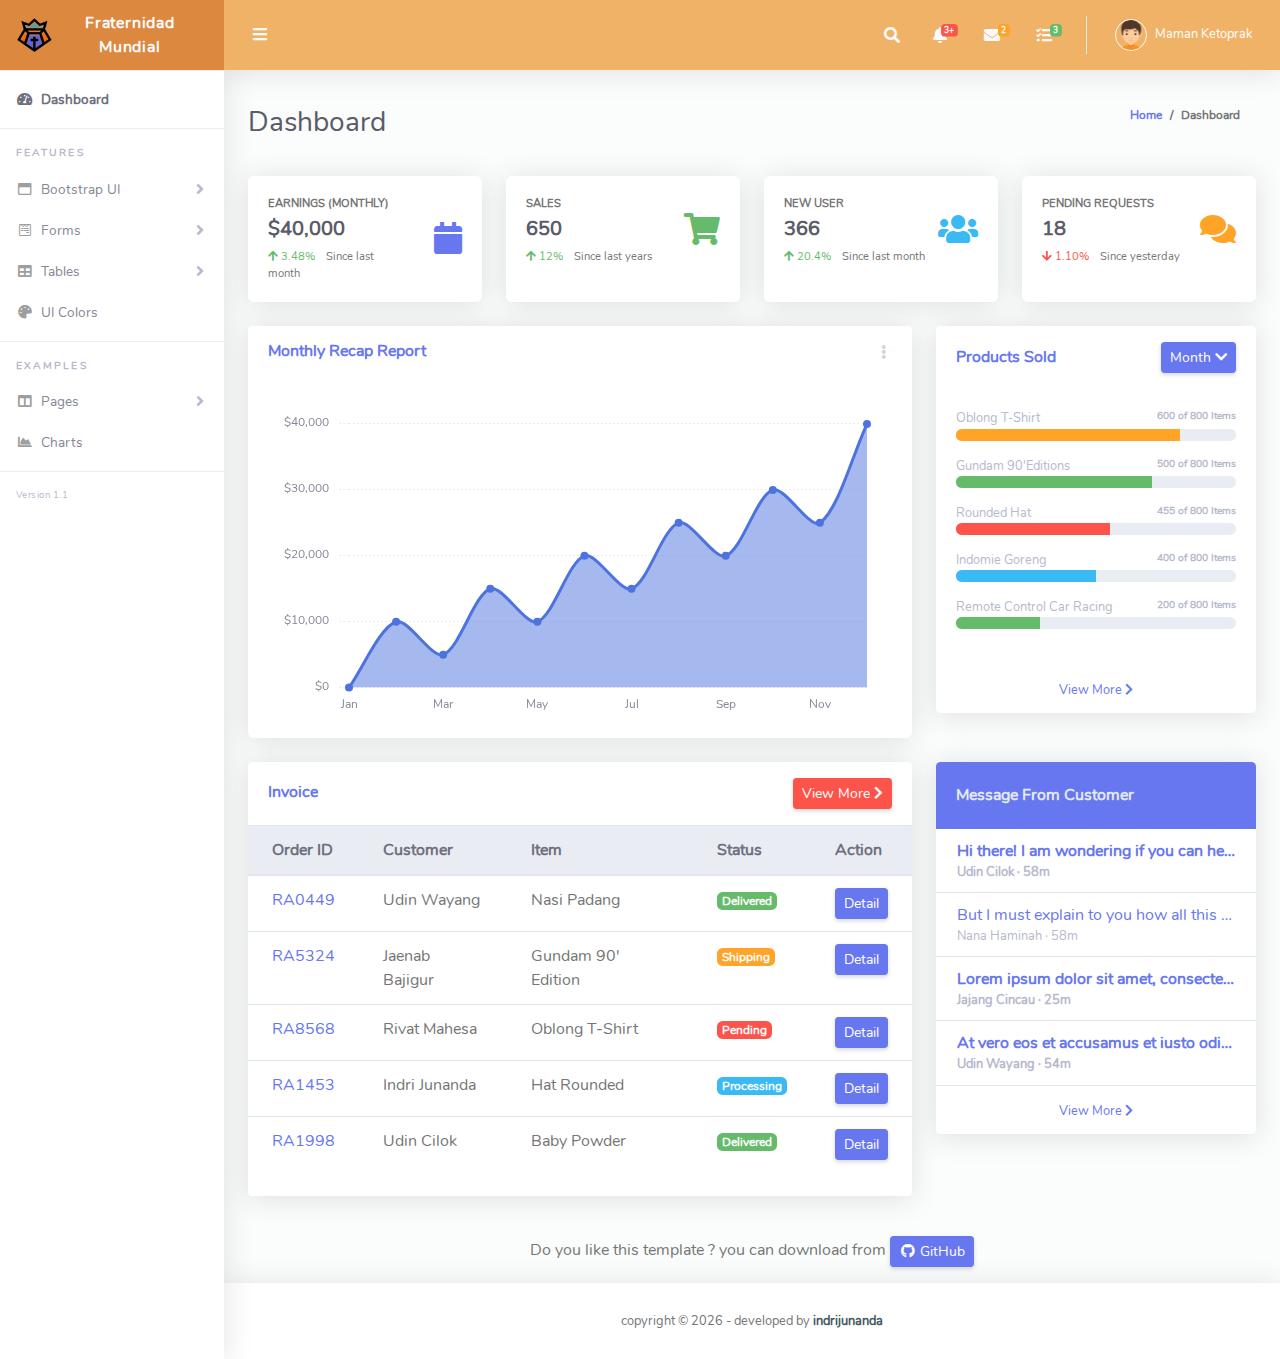
<file: panel/index2.html>
<!DOCTYPE html>
<html lang="en">

<head>
  <meta charset="utf-8">
  <meta http-equiv="X-UA-Compatible" content="IE=edge">
  <meta name="viewport" content="width=device-width, initial-scale=1, shrink-to-fit=no">
  <meta name="description" content="">
  <meta name="author" content="">
  <link href="img/fraternidadmundial.ico"rel="icon">
  <title>Fraternidad Mundial - Dashboard</title>
  <link href="vendor/fontawesome-free/css/all.min.css" rel="stylesheet" type="text/css">
  <link href="vendor/bootstrap/css/bootstrap.min.css" rel="stylesheet" type="text/css">
  <link href="css/ruang-admin.min.css" rel="stylesheet">
</head>

<body id="page-top">
  <div id="wrapper">
    <!-- Sidebar -->
    <ul class="navbar-nav sidebar sidebar-light accordion" id="accordionSidebar">
      <a class="sidebar-brand d-flex align-items-center justify-content-center" href="index.html">
        <div class="sidebar-brand-icon">
          <img src="img/logo/fmsinlogan.png">
        </div>
        <div class="sidebar-brand-text mx-3">Fraternidad Mundial</div>
      </a>
      <hr class="sidebar-divider my-0">
      <li class="nav-item active">
        <a class="nav-link" href="index.html">
          <i class="fas fa-fw fa-tachometer-alt"></i>
          <span>Dashboard</span></a>
      </li>
      <hr class="sidebar-divider">
      <div class="sidebar-heading">
        Features
      </div>
      <li class="nav-item">
        <a class="nav-link collapsed" href="#" data-toggle="collapse" data-target="#collapseBootstrap"
          aria-expanded="true" aria-controls="collapseBootstrap">
          <i class="far fa-fw fa-window-maximize"></i>
          <span>Bootstrap UI</span>
        </a>
        <div id="collapseBootstrap" class="collapse" aria-labelledby="headingBootstrap" data-parent="#accordionSidebar">
          <div class="bg-white py-2 collapse-inner rounded">
            <h6 class="collapse-header">Bootstrap UI</h6>
            <a class="collapse-item" href="alerts.html">Alerts</a>
            <a class="collapse-item" href="buttons.html">Buttons</a>
            <a class="collapse-item" href="dropdowns.html">Dropdowns</a>
            <a class="collapse-item" href="modals.html">Modals</a>
            <a class="collapse-item" href="popovers.html">Popovers</a>
            <a class="collapse-item" href="progress-bar.html">Progress Bars</a>
          </div>
        </div>
      </li>
      <li class="nav-item">
        <a class="nav-link collapsed" href="#" data-toggle="collapse" data-target="#collapseForm" aria-expanded="true"
          aria-controls="collapseForm">
          <i class="fab fa-fw fa-wpforms"></i>
          <span>Forms</span>
        </a>
        <div id="collapseForm" class="collapse" aria-labelledby="headingForm" data-parent="#accordionSidebar">
          <div class="bg-white py-2 collapse-inner rounded">
            <h6 class="collapse-header">Forms</h6>
            <a class="collapse-item" href="form_basics.html">Form Basics</a>
            <a class="collapse-item" href="form_advanceds.html">Form Advanceds</a>
          </div>
        </div>
      </li>
      <li class="nav-item">
        <a class="nav-link collapsed" href="#" data-toggle="collapse" data-target="#collapseTable" aria-expanded="true"
          aria-controls="collapseTable">
          <i class="fas fa-fw fa-table"></i>
          <span>Tables</span>
        </a>
        <div id="collapseTable" class="collapse" aria-labelledby="headingTable" data-parent="#accordionSidebar">
          <div class="bg-white py-2 collapse-inner rounded">
            <h6 class="collapse-header">Tables</h6>
            <a class="collapse-item" href="simple-tables.html">Simple Tables</a>
            <a class="collapse-item" href="datatables.html">DataTables</a>
          </div>
        </div>
      </li>
      <li class="nav-item">
        <a class="nav-link" href="ui-colors.html">
          <i class="fas fa-fw fa-palette"></i>
          <span>UI Colors</span>
        </a>
      </li>
      <hr class="sidebar-divider">
      <div class="sidebar-heading">
        Examples
      </div>
      <li class="nav-item">
        <a class="nav-link collapsed" href="#" data-toggle="collapse" data-target="#collapsePage" aria-expanded="true"
          aria-controls="collapsePage">
          <i class="fas fa-fw fa-columns"></i>
          <span>Pages</span>
        </a>
        <div id="collapsePage" class="collapse" aria-labelledby="headingPage" data-parent="#accordionSidebar">
          <div class="bg-white py-2 collapse-inner rounded">
            <h6 class="collapse-header">Example Pages</h6>
            <a class="collapse-item" href="login.html">Login</a>
            <a class="collapse-item" href="register.html">Register</a>
            <a class="collapse-item" href="404.html">404 Page</a>
            <a class="collapse-item" href="blank.html">Blank Page</a>
          </div>
        </div>
      </li>
      <li class="nav-item">
        <a class="nav-link" href="charts.html">
          <i class="fas fa-fw fa-chart-area"></i>
          <span>Charts</span>
        </a>
      </li>
      <hr class="sidebar-divider">
      <div class="version" id="version-ruangadmin"></div>
    </ul>
    <!-- Sidebar -->
    <div id="content-wrapper" class="d-flex flex-column">
      <div id="content">
        <!-- TopBar -->
        <nav class="navbar navbar-expand navbar-light bg-navbar topbar mb-4 static-top">
          <button id="sidebarToggleTop" class="btn btn-link rounded-circle mr-3">
            <i class="fa fa-bars"></i>
          </button>
          <ul class="navbar-nav ml-auto">
            <li class="nav-item dropdown no-arrow">
              <a class="nav-link dropdown-toggle" href="#" id="searchDropdown" role="button" data-toggle="dropdown"
                aria-haspopup="true" aria-expanded="false">
                <i class="fas fa-search fa-fw"></i>
              </a>
              <div class="dropdown-menu dropdown-menu-right p-3 shadow animated--grow-in"
                aria-labelledby="searchDropdown">
                <form class="navbar-search">
                  <div class="input-group">
                    <input type="text" class="form-control bg-light border-1 small" placeholder="What do you want to look for?"
                      aria-label="Search" aria-describedby="basic-addon2" style="border-color: #3f51b5;">
                    <div class="input-group-append">
                      <button class="btn btn-primary" type="button">
                        <i class="fas fa-search fa-sm"></i>
                      </button>
                    </div>
                  </div>
                </form>
              </div>
            </li>
            <li class="nav-item dropdown no-arrow mx-1">
              <a class="nav-link dropdown-toggle" href="#" id="alertsDropdown" role="button" data-toggle="dropdown"
                aria-haspopup="true" aria-expanded="false">
                <i class="fas fa-bell fa-fw"></i>
                <span class="badge badge-danger badge-counter">3+</span>
              </a>
              <div class="dropdown-list dropdown-menu dropdown-menu-right shadow animated--grow-in"
                aria-labelledby="alertsDropdown">
                <h6 class="dropdown-header">
                  Alerts Center
                </h6>
                <a class="dropdown-item d-flex align-items-center" href="#">
                  <div class="mr-3">
                    <div class="icon-circle bg-primary">
                      <i class="fas fa-file-alt text-white"></i>
                    </div>
                  </div>
                  <div>
                    <div class="small text-gray-500">December 12, 2019</div>
                    <span class="font-weight-bold">A new monthly report is ready to download!</span>
                  </div>
                </a>
                <a class="dropdown-item d-flex align-items-center" href="#">
                  <div class="mr-3">
                    <div class="icon-circle bg-success">
                      <i class="fas fa-donate text-white"></i>
                    </div>
                  </div>
                  <div>
                    <div class="small text-gray-500">December 7, 2019</div>
                    $290.29 has been deposited into your account!
                  </div>
                </a>
                <a class="dropdown-item d-flex align-items-center" href="#">
                  <div class="mr-3">
                    <div class="icon-circle bg-warning">
                      <i class="fas fa-exclamation-triangle text-white"></i>
                    </div>
                  </div>
                  <div>
                    <div class="small text-gray-500">December 2, 2019</div>
                    Spending Alert: We've noticed unusually high spending for your account.
                  </div>
                </a>
                <a class="dropdown-item text-center small text-gray-500" href="#">Show All Alerts</a>
              </div>
            </li>
            <li class="nav-item dropdown no-arrow mx-1">
              <a class="nav-link dropdown-toggle" href="#" id="messagesDropdown" role="button" data-toggle="dropdown"
                aria-haspopup="true" aria-expanded="false">
                <i class="fas fa-envelope fa-fw"></i>
                <span class="badge badge-warning badge-counter">2</span>
              </a>
              <div class="dropdown-list dropdown-menu dropdown-menu-right shadow animated--grow-in"
                aria-labelledby="messagesDropdown">
                <h6 class="dropdown-header">
                  Message Center
                </h6>
                <a class="dropdown-item d-flex align-items-center" href="#">
                  <div class="dropdown-list-image mr-3">
                    <img class="rounded-circle" src="img/man.png" style="max-width: 60px" alt="">
                    <div class="status-indicator bg-success"></div>
                  </div>
                  <div class="font-weight-bold">
                    <div class="text-truncate">Hi there! I am wondering if you can help me with a problem I've been
                      having.</div>
                    <div class="small text-gray-500">Udin Cilok · 58m</div>
                  </div>
                </a>
                <a class="dropdown-item d-flex align-items-center" href="#">
                  <div class="dropdown-list-image mr-3">
                    <img class="rounded-circle" src="img/girl.png" style="max-width: 60px" alt="">
                    <div class="status-indicator bg-default"></div>
                  </div>
                  <div>
                    <div class="text-truncate">Am I a good boy? The reason I ask is because someone told me that people
                      say this to all dogs, even if they aren't good...</div>
                    <div class="small text-gray-500">Jaenab · 2w</div>
                  </div>
                </a>
                <a class="dropdown-item text-center small text-gray-500" href="#">Read More Messages</a>
              </div>
            </li>
            <li class="nav-item dropdown no-arrow mx-1">
              <a class="nav-link dropdown-toggle" href="#" id="messagesDropdown" role="button" data-toggle="dropdown"
                aria-haspopup="true" aria-expanded="false">
                <i class="fas fa-tasks fa-fw"></i>
                <span class="badge badge-success badge-counter">3</span>
              </a>
              <div class="dropdown-list dropdown-menu dropdown-menu-right shadow animated--grow-in"
                aria-labelledby="messagesDropdown">
                <h6 class="dropdown-header">
                  Task
                </h6>
                <a class="dropdown-item align-items-center" href="#">
                  <div class="mb-3">
                    <div class="small text-gray-500">Design Button
                      <div class="small float-right"><b>50%</b></div>
                    </div>
                    <div class="progress" style="height: 12px;">
                      <div class="progress-bar bg-success" role="progressbar" style="width: 50%" aria-valuenow="50"
                        aria-valuemin="0" aria-valuemax="100"></div>
                    </div>
                  </div>
                </a>
                <a class="dropdown-item align-items-center" href="#">
                  <div class="mb-3">
                    <div class="small text-gray-500">Make Beautiful Transitions
                      <div class="small float-right"><b>30%</b></div>
                    </div>
                    <div class="progress" style="height: 12px;">
                      <div class="progress-bar bg-warning" role="progressbar" style="width: 30%" aria-valuenow="30"
                        aria-valuemin="0" aria-valuemax="100"></div>
                    </div>
                  </div>
                </a>
                <a class="dropdown-item align-items-center" href="#">
                  <div class="mb-3">
                    <div class="small text-gray-500">Create Pie Chart
                      <div class="small float-right"><b>75%</b></div>
                    </div>
                    <div class="progress" style="height: 12px;">
                      <div class="progress-bar bg-danger" role="progressbar" style="width: 75%" aria-valuenow="75"
                        aria-valuemin="0" aria-valuemax="100"></div>
                    </div>
                  </div>
                </a>
                <a class="dropdown-item text-center small text-gray-500" href="#">View All Taks</a>
              </div>
            </li>
            <div class="topbar-divider d-none d-sm-block"></div>
            <li class="nav-item dropdown no-arrow">
              <a class="nav-link dropdown-toggle" href="#" id="userDropdown" role="button" data-toggle="dropdown"
                aria-haspopup="true" aria-expanded="false">
                <img class="img-profile rounded-circle" src="img/boy.png" style="max-width: 60px">
                <span class="ml-2 d-none d-lg-inline text-white small">Maman Ketoprak</span>
              </a>
              <div class="dropdown-menu dropdown-menu-right shadow animated--grow-in" aria-labelledby="userDropdown">
                <a class="dropdown-item" href="#">
                  <i class="fas fa-user fa-sm fa-fw mr-2 text-gray-400"></i>
                  Profile
                </a>
                <a class="dropdown-item" href="#">
                  <i class="fas fa-cogs fa-sm fa-fw mr-2 text-gray-400"></i>
                  Settings
                </a>
                <a class="dropdown-item" href="#">
                  <i class="fas fa-list fa-sm fa-fw mr-2 text-gray-400"></i>
                  Activity Log
                </a>
                <div class="dropdown-divider"></div>
                <a class="dropdown-item" href="javascript:void(0);" data-toggle="modal" data-target="#logoutModal">
                  <i class="fas fa-sign-out-alt fa-sm fa-fw mr-2 text-gray-400"></i>
                  Logout
                </a>
              </div>
            </li>
          </ul>
        </nav>
        <!-- Topbar -->

        <!-- Container Fluid-->
        <div class="container-fluid" id="container-wrapper">
          <div class="d-sm-flex align-items-center justify-content-between mb-4">
            <h1 class="h3 mb-0 text-gray-800">Dashboard</h1>
            <ol class="breadcrumb">
              <li class="breadcrumb-item"><a href="./">Home</a></li>
              <li class="breadcrumb-item active" aria-current="page">Dashboard</li>
            </ol>
          </div>

          <div class="row mb-3">
            <!-- Earnings (Monthly) Card Example -->
            <div class="col-xl-3 col-md-6 mb-4">
              <div class="card h-100">
                <div class="card-body">
                  <div class="row align-items-center">
                    <div class="col mr-2">
                      <div class="text-xs font-weight-bold text-uppercase mb-1">Earnings (Monthly)</div>
                      <div class="h5 mb-0 font-weight-bold text-gray-800">$40,000</div>
                      <div class="mt-2 mb-0 text-muted text-xs">
                        <span class="text-success mr-2"><i class="fa fa-arrow-up"></i> 3.48%</span>
                        <span>Since last month</span>
                      </div>
                    </div>
                    <div class="col-auto">
                      <i class="fas fa-calendar fa-2x text-primary"></i>
                    </div>
                  </div>
                </div>
              </div>
            </div>
            <!-- Earnings (Annual) Card Example -->
            <div class="col-xl-3 col-md-6 mb-4">
              <div class="card h-100">
                <div class="card-body">
                  <div class="row no-gutters align-items-center">
                    <div class="col mr-2">
                      <div class="text-xs font-weight-bold text-uppercase mb-1">Sales</div>
                      <div class="h5 mb-0 font-weight-bold text-gray-800">650</div>
                      <div class="mt-2 mb-0 text-muted text-xs">
                        <span class="text-success mr-2"><i class="fas fa-arrow-up"></i> 12%</span>
                        <span>Since last years</span>
                      </div>
                    </div>
                    <div class="col-auto">
                      <i class="fas fa-shopping-cart fa-2x text-success"></i>
                    </div>
                  </div>
                </div>
              </div>
            </div>
            <!-- New User Card Example -->
            <div class="col-xl-3 col-md-6 mb-4">
              <div class="card h-100">
                <div class="card-body">
                  <div class="row no-gutters align-items-center">
                    <div class="col mr-2">
                      <div class="text-xs font-weight-bold text-uppercase mb-1">New User</div>
                      <div class="h5 mb-0 mr-3 font-weight-bold text-gray-800">366</div>
                      <div class="mt-2 mb-0 text-muted text-xs">
                        <span class="text-success mr-2"><i class="fas fa-arrow-up"></i> 20.4%</span>
                        <span>Since last month</span>
                      </div>
                    </div>
                    <div class="col-auto">
                      <i class="fas fa-users fa-2x text-info"></i>
                    </div>
                  </div>
                </div>
              </div>
            </div>
            <!-- Pending Requests Card Example -->
            <div class="col-xl-3 col-md-6 mb-4">
              <div class="card h-100">
                <div class="card-body">
                  <div class="row no-gutters align-items-center">
                    <div class="col mr-2">
                      <div class="text-xs font-weight-bold text-uppercase mb-1">Pending Requests</div>
                      <div class="h5 mb-0 font-weight-bold text-gray-800">18</div>
                      <div class="mt-2 mb-0 text-muted text-xs">
                        <span class="text-danger mr-2"><i class="fas fa-arrow-down"></i> 1.10%</span>
                        <span>Since yesterday</span>
                      </div>
                    </div>
                    <div class="col-auto">
                      <i class="fas fa-comments fa-2x text-warning"></i>
                    </div>
                  </div>
                </div>
              </div>
            </div>

            <!-- Area Chart -->
            <div class="col-xl-8 col-lg-7">
              <div class="card mb-4">
                <div class="card-header py-3 d-flex flex-row align-items-center justify-content-between">
                  <h6 class="m-0 font-weight-bold text-primary">Monthly Recap Report</h6>
                  <div class="dropdown no-arrow">
                    <a class="dropdown-toggle" href="#" role="button" id="dropdownMenuLink" data-toggle="dropdown"
                      aria-haspopup="true" aria-expanded="false">
                      <i class="fas fa-ellipsis-v fa-sm fa-fw text-gray-400"></i>
                    </a>
                    <div class="dropdown-menu dropdown-menu-right shadow animated--fade-in"
                      aria-labelledby="dropdownMenuLink">
                      <div class="dropdown-header">Dropdown Header:</div>
                      <a class="dropdown-item" href="#">Action</a>
                      <a class="dropdown-item" href="#">Another action</a>
                      <div class="dropdown-divider"></div>
                      <a class="dropdown-item" href="#">Something else here</a>
                    </div>
                  </div>
                </div>
                <div class="card-body">
                  <div class="chart-area">
                    <canvas id="myAreaChart"></canvas>
                  </div>
                </div>
              </div>
            </div>
            <!-- Pie Chart -->
            <div class="col-xl-4 col-lg-5">
              <div class="card mb-4">
                <div class="card-header py-3 d-flex flex-row align-items-center justify-content-between">
                  <h6 class="m-0 font-weight-bold text-primary">Products Sold</h6>
                  <div class="dropdown no-arrow">
                    <a class="dropdown-toggle btn btn-primary btn-sm" href="#" role="button" id="dropdownMenuLink"
                      data-toggle="dropdown" aria-haspopup="true" aria-expanded="false">
                      Month <i class="fas fa-chevron-down"></i>
                    </a>
                    <div class="dropdown-menu dropdown-menu-right shadow animated--fade-in"
                      aria-labelledby="dropdownMenuLink">
                      <div class="dropdown-header">Select Periode</div>
                      <a class="dropdown-item" href="#">Today</a>
                      <a class="dropdown-item" href="#">Week</a>
                      <a class="dropdown-item active" href="#">Month</a>
                      <a class="dropdown-item" href="#">This Year</a>
                    </div>
                  </div>
                </div>
                <div class="card-body">
                  <div class="mb-3">
                    <div class="small text-gray-500">Oblong T-Shirt
                      <div class="small float-right"><b>600 of 800 Items</b></div>
                    </div>
                    <div class="progress" style="height: 12px;">
                      <div class="progress-bar bg-warning" role="progressbar" style="width: 80%" aria-valuenow="80"
                        aria-valuemin="0" aria-valuemax="100"></div>
                    </div>
                  </div>
                  <div class="mb-3">
                    <div class="small text-gray-500">Gundam 90'Editions
                      <div class="small float-right"><b>500 of 800 Items</b></div>
                    </div>
                    <div class="progress" style="height: 12px;">
                      <div class="progress-bar bg-success" role="progressbar" style="width: 70%" aria-valuenow="70"
                        aria-valuemin="0" aria-valuemax="100"></div>
                    </div>
                  </div>
                  <div class="mb-3">
                    <div class="small text-gray-500">Rounded Hat
                      <div class="small float-right"><b>455 of 800 Items</b></div>
                    </div>
                    <div class="progress" style="height: 12px;">
                      <div class="progress-bar bg-danger" role="progressbar" style="width: 55%" aria-valuenow="55"
                        aria-valuemin="0" aria-valuemax="100"></div>
                    </div>
                  </div>
                  <div class="mb-3">
                    <div class="small text-gray-500">Indomie Goreng
                      <div class="small float-right"><b>400 of 800 Items</b></div>
                    </div>
                    <div class="progress" style="height: 12px;">
                      <div class="progress-bar bg-info" role="progressbar" style="width: 50%" aria-valuenow="50"
                        aria-valuemin="0" aria-valuemax="100"></div>
                    </div>
                  </div>
                  <div class="mb-3">
                    <div class="small text-gray-500">Remote Control Car Racing
                      <div class="small float-right"><b>200 of 800 Items</b></div>
                    </div>
                    <div class="progress" style="height: 12px;">
                      <div class="progress-bar bg-success" role="progressbar" style="width: 30%" aria-valuenow="30"
                        aria-valuemin="0" aria-valuemax="100"></div>
                    </div>
                  </div>
                </div>
                <div class="card-footer text-center">
                  <a class="m-0 small text-primary card-link" href="#">View More <i
                      class="fas fa-chevron-right"></i></a>
                </div>
              </div>
            </div>
            <!-- Invoice Example -->
            <div class="col-xl-8 col-lg-7 mb-4">
              <div class="card">
                <div class="card-header py-3 d-flex flex-row align-items-center justify-content-between">
                  <h6 class="m-0 font-weight-bold text-primary">Invoice</h6>
                  <a class="m-0 float-right btn btn-danger btn-sm" href="#">View More <i
                      class="fas fa-chevron-right"></i></a>
                </div>
                <div class="table-responsive">
                  <table class="table align-items-center table-flush">
                    <thead class="thead-light">
                      <tr>
                        <th>Order ID</th>
                        <th>Customer</th>
                        <th>Item</th>
                        <th>Status</th>
                        <th>Action</th>
                      </tr>
                    </thead>
                    <tbody>
                      <tr>
                        <td><a href="#">RA0449</a></td>
                        <td>Udin Wayang</td>
                        <td>Nasi Padang</td>
                        <td><span class="badge badge-success">Delivered</span></td>
                        <td><a href="#" class="btn btn-sm btn-primary">Detail</a></td>
                      </tr>
                      <tr>
                        <td><a href="#">RA5324</a></td>
                        <td>Jaenab Bajigur</td>
                        <td>Gundam 90' Edition</td>
                        <td><span class="badge badge-warning">Shipping</span></td>
                        <td><a href="#" class="btn btn-sm btn-primary">Detail</a></td>
                      </tr>
                      <tr>
                        <td><a href="#">RA8568</a></td>
                        <td>Rivat Mahesa</td>
                        <td>Oblong T-Shirt</td>
                        <td><span class="badge badge-danger">Pending</span></td>
                        <td><a href="#" class="btn btn-sm btn-primary">Detail</a></td>
                      </tr>
                      <tr>
                        <td><a href="#">RA1453</a></td>
                        <td>Indri Junanda</td>
                        <td>Hat Rounded</td>
                        <td><span class="badge badge-info">Processing</span></td>
                        <td><a href="#" class="btn btn-sm btn-primary">Detail</a></td>
                      </tr>
                      <tr>
                        <td><a href="#">RA1998</a></td>
                        <td>Udin Cilok</td>
                        <td>Baby Powder</td>
                        <td><span class="badge badge-success">Delivered</span></td>
                        <td><a href="#" class="btn btn-sm btn-primary">Detail</a></td>
                      </tr>
                    </tbody>
                  </table>
                </div>
                <div class="card-footer"></div>
              </div>
            </div>
            <!-- Message From Customer-->
            <div class="col-xl-4 col-lg-5 ">
              <div class="card">
                <div class="card-header py-4 bg-primary d-flex flex-row align-items-center justify-content-between">
                  <h6 class="m-0 font-weight-bold text-light">Message From Customer</h6>
                </div>
                <div>
                  <div class="customer-message align-items-center">
                    <a class="font-weight-bold" href="#">
                      <div class="text-truncate message-title">Hi there! I am wondering if you can help me with a
                        problem I've been having.</div>
                      <div class="small text-gray-500 message-time font-weight-bold">Udin Cilok · 58m</div>
                    </a>
                  </div>
                  <div class="customer-message align-items-center">
                    <a href="#">
                      <div class="text-truncate message-title">But I must explain to you how all this mistaken idea
                      </div>
                      <div class="small text-gray-500 message-time">Nana Haminah · 58m</div>
                    </a>
                  </div>
                  <div class="customer-message align-items-center">
                    <a class="font-weight-bold" href="#">
                      <div class="text-truncate message-title">Lorem ipsum dolor sit amet, consectetur adipiscing elit
                      </div>
                      <div class="small text-gray-500 message-time font-weight-bold">Jajang Cincau · 25m</div>
                    </a>
                  </div>
                  <div class="customer-message align-items-center">
                    <a class="font-weight-bold" href="#">
                      <div class="text-truncate message-title">At vero eos et accusamus et iusto odio dignissimos
                        ducimus qui blanditiis
                      </div>
                      <div class="small text-gray-500 message-time font-weight-bold">Udin Wayang · 54m</div>
                    </a>
                  </div>
                  <div class="card-footer text-center">
                    <a class="m-0 small text-primary card-link" href="#">View More <i
                        class="fas fa-chevron-right"></i></a>
                  </div>
                </div>
              </div>
            </div>
          </div>
          <!--Row-->

          <div class="row">
            <div class="col-lg-12 text-center">
              <p>Do you like this template ? you can download from <a href="https://github.com/indrijunanda/RuangAdmin"
                  class="btn btn-primary btn-sm" target="_blank"><i class="fab fa-fw fa-github"></i>&nbsp;GitHub</a></p>
            </div>
          </div>

          <!-- Modal Logout -->
          <div class="modal fade" id="logoutModal" tabindex="-1" role="dialog" aria-labelledby="exampleModalLabelLogout"
            aria-hidden="true">
            <div class="modal-dialog" role="document">
              <div class="modal-content">
                <div class="modal-header">
                  <h5 class="modal-title" id="exampleModalLabelLogout">Ohh No!</h5>
                  <button type="button" class="close" data-dismiss="modal" aria-label="Close">
                    <span aria-hidden="true">&times;</span>
                  </button>
                </div>
                <div class="modal-body">
                  <p>Are you sure you want to logout?</p>
                </div>
                <div class="modal-footer">
                  <button type="button" class="btn btn-outline-primary" data-dismiss="modal">Cancel</button>
                  <a href="login.html" class="btn btn-primary">Logout</a>
                </div>
              </div>
            </div>
          </div>

        </div>
        <!---Container Fluid-->
      </div>
      <!-- Footer -->
      <footer class="sticky-footer bg-white">
        <div class="container my-auto">
          <div class="copyright text-center my-auto">
            <span>copyright &copy; <script> document.write(new Date().getFullYear()); </script> - developed by
              <b><a href="https://indrijunanda.gitlab.io/" target="_blank">indrijunanda</a></b>
            </span>
          </div>
        </div>
      </footer>
      <!-- Footer -->
    </div>
  </div>

  <!-- Scroll to top -->
  <a class="scroll-to-top rounded" href="#page-top">
    <i class="fas fa-angle-up"></i>
  </a>

  <script src="vendor/jquery/jquery.min.js"></script>
  <script src="vendor/bootstrap/js/bootstrap.bundle.min.js"></script>
  <script src="vendor/jquery-easing/jquery.easing.min.js"></script>
  <script src="js/ruang-admin.min.js"></script>
  <script src="vendor/chart.js/Chart.min.js"></script>
  <script src="js/demo/chart-area-demo.js"></script>  
</body>

</html>
</file>
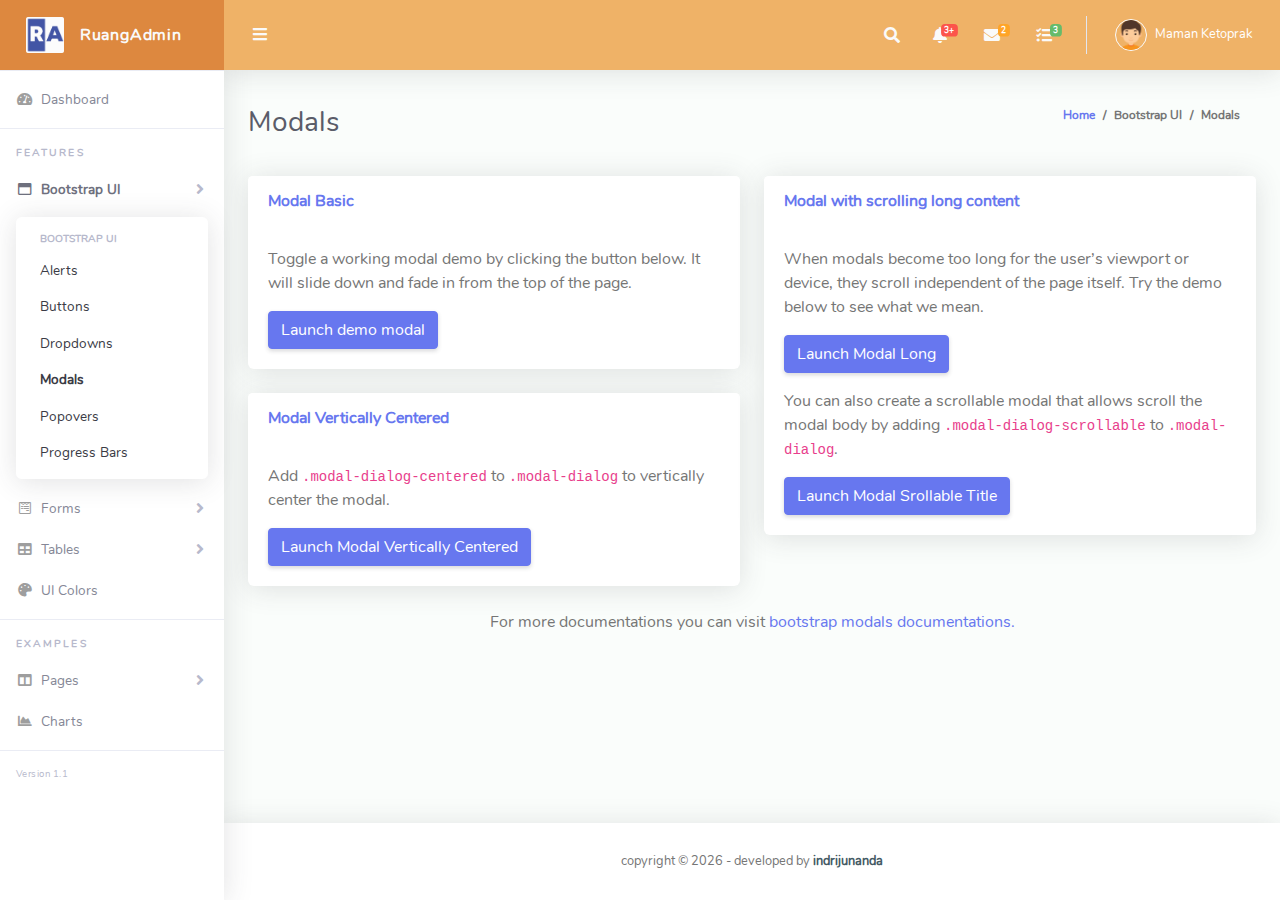
<file: panel/modals.html>
<!DOCTYPE html>
<html lang="en">

<head>

  <meta charset="utf-8">
  <meta http-equiv="X-UA-Compatible" content="IE=edge">
  <meta name="viewport" content="width=device-width, initial-scale=1, shrink-to-fit=no">
  <meta name="description" content="">
  <meta name="author" content="">
  <link href="img/logo/logo.png" rel="icon">
  <title>RuangAdmin - Modals</title>
  <link href="vendor/fontawesome-free/css/all.min.css" rel="stylesheet" type="text/css">
  <link href="vendor/bootstrap/css/bootstrap.min.css" rel="stylesheet" type="text/css">
  <link href="css/ruang-admin.min.css" rel="stylesheet">
</head>

<body id="page-top">
  <div id="wrapper">
    <!-- Sidebar -->
    <ul class="navbar-nav sidebar sidebar-light accordion" id="accordionSidebar">
      <a class="sidebar-brand d-flex align-items-center justify-content-center" href="index.html">
        <div class="sidebar-brand-icon">
          <img src="img/logo/logo2.png">
        </div>
        <div class="sidebar-brand-text mx-3">RuangAdmin</div>
      </a>
      <hr class="sidebar-divider my-0">
      <li class="nav-item">
        <a class="nav-link" href="index.html">
          <i class="fas fa-fw fa-tachometer-alt"></i>
          <span>Dashboard</span></a>
      </li>
      <hr class="sidebar-divider">
      <div class="sidebar-heading">
        Features
      </div>
      <li class="nav-item active">
        <a class="nav-link collapsed" href="#" data-toggle="collapse" data-target="#collapseBootstrap"
          aria-expanded="true" aria-controls="collapseBootstrap">
          <i class="far fa-fw fa-window-maximize"></i>
          <span>Bootstrap UI</span>
        </a>
        <div id="collapseBootstrap" class="collapse show" aria-labelledby="headingBootstrap"
          data-parent="#accordionSidebar">
          <div class="bg-white py-2 collapse-inner rounded">
            <h6 class="collapse-header">Bootstrap UI</h6>
            <a class="collapse-item" href="alerts.html">Alerts</a>
            <a class="collapse-item" href="buttons.html">Buttons</a>
            <a class="collapse-item" href="dropdowns.html">Dropdowns</a>
            <a class="collapse-item active" href="modals.html">Modals</a>
            <a class="collapse-item" href="popovers.html">Popovers</a>
            <a class="collapse-item" href="progress-bar.html">Progress Bars</a>
          </div>
        </div>
      </li>
      <li class="nav-item">
        <a class="nav-link collapsed" href="#" data-toggle="collapse" data-target="#collapseForm" aria-expanded="true"
          aria-controls="collapseForm">
          <i class="fab fa-fw fa-wpforms"></i>
          <span>Forms</span>
        </a>
        <div id="collapseForm" class="collapse" aria-labelledby="headingForm" data-parent="#accordionSidebar">
          <div class="bg-white py-2 collapse-inner rounded">
            <h6 class="collapse-header">Forms</h6>
            <a class="collapse-item" href="form_basics.html">Form Basics</a>
            <a class="collapse-item" href="form_advanceds.html">Form Advanceds</a>
          </div>
        </div>
      </li>
      <li class="nav-item">
        <a class="nav-link collapsed" href="#" data-toggle="collapse" data-target="#collapseTable" aria-expanded="true"
          aria-controls="collapseTable">
          <i class="fas fa-fw fa-table"></i>
          <span>Tables</span>
        </a>
        <div id="collapseTable" class="collapse" aria-labelledby="headingTable" data-parent="#accordionSidebar">
          <div class="bg-white py-2 collapse-inner rounded">
            <h6 class="collapse-header">Tables</h6>
            <a class="collapse-item" href="simple-tables.html">Simple Tables</a>
            <a class="collapse-item" href="datatables.html">DataTables</a>
          </div>
        </div>
      </li>
      <li class="nav-item">
        <a class="nav-link" href="ui-colors.html">
          <i class="fas fa-fw fa-palette"></i>
          <span>UI Colors</span>
        </a>
      </li>
      <hr class="sidebar-divider">
      <div class="sidebar-heading">
        Examples
      </div>
      <li class="nav-item">
        <a class="nav-link collapsed" href="#" data-toggle="collapse" data-target="#collapsePage" aria-expanded="true"
          aria-controls="collapsePage">
          <i class="fas fa-fw fa-columns"></i>
          <span>Pages</span>
        </a>
        <div id="collapsePage" class="collapse" aria-labelledby="headingPage" data-parent="#accordionSidebar">
          <div class="bg-white py-2 collapse-inner rounded">
            <h6 class="collapse-header">Example Pages</h6>
            <a class="collapse-item" href="login.html">Login</a>
            <a class="collapse-item" href="register.html">Register</a>
            <a class="collapse-item" href="404.html">404 Page</a>
            <a class="collapse-item" href="blank.html">Blank Page</a>
          </div>
        </div>
      </li>
      <li class="nav-item">
        <a class="nav-link" href="charts.html">
          <i class="fas fa-fw fa-chart-area"></i>
          <span>Charts</span>
        </a>
      </li>
      <hr class="sidebar-divider">
      <div class="version" id="version-ruangadmin"></div>
    </ul>
    <!-- Sidebar -->
    <div id="content-wrapper" class="d-flex flex-column">
      <div id="content">
        <!-- TopBar -->
        <nav class="navbar navbar-expand navbar-light bg-navbar topbar mb-4 static-top">
          <button id="sidebarToggleTop" class="btn btn-link rounded-circle mr-3">
            <i class="fa fa-bars"></i>
          </button>
          <ul class="navbar-nav ml-auto">
            <li class="nav-item dropdown no-arrow">
              <a class="nav-link dropdown-toggle" href="#" id="searchDropdown" role="button" data-toggle="dropdown"
                aria-haspopup="true" aria-expanded="false">
                <i class="fas fa-search fa-fw"></i>
              </a>
              <div class="dropdown-menu dropdown-menu-right p-3 shadow animated--grow-in"
                aria-labelledby="searchDropdown">
                <form class="navbar-search">
                  <div class="input-group">
                    <input type="text" class="form-control bg-light border-1 small" placeholder="What do you want to look for?"
                      aria-label="Search" aria-describedby="basic-addon2" style="border-color: #3f51b5;">
                    <div class="input-group-append">
                      <button class="btn btn-primary" type="button">
                        <i class="fas fa-search fa-sm"></i>
                      </button>
                    </div>
                  </div>
                </form>
              </div>
            </li>
            <li class="nav-item dropdown no-arrow mx-1">
              <a class="nav-link dropdown-toggle" href="#" id="alertsDropdown" role="button" data-toggle="dropdown"
                aria-haspopup="true" aria-expanded="false">
                <i class="fas fa-bell fa-fw"></i>
                <span class="badge badge-danger badge-counter">3+</span>
              </a>
              <div class="dropdown-list dropdown-menu dropdown-menu-right shadow animated--grow-in"
                aria-labelledby="alertsDropdown">
                <h6 class="dropdown-header">
                  Alerts Center
                </h6>
                <a class="dropdown-item d-flex align-items-center" href="#">
                  <div class="mr-3">
                    <div class="icon-circle bg-primary">
                      <i class="fas fa-file-alt text-white"></i>
                    </div>
                  </div>
                  <div>
                    <div class="small text-gray-500">December 12, 2019</div>
                    <span class="font-weight-bold">A new monthly report is ready to download!</span>
                  </div>
                </a>
                <a class="dropdown-item d-flex align-items-center" href="#">
                  <div class="mr-3">
                    <div class="icon-circle bg-success">
                      <i class="fas fa-donate text-white"></i>
                    </div>
                  </div>
                  <div>
                    <div class="small text-gray-500">December 7, 2019</div>
                    $290.29 has been deposited into your account!
                  </div>
                </a>
                <a class="dropdown-item d-flex align-items-center" href="#">
                  <div class="mr-3">
                    <div class="icon-circle bg-warning">
                      <i class="fas fa-exclamation-triangle text-white"></i>
                    </div>
                  </div>
                  <div>
                    <div class="small text-gray-500">December 2, 2019</div>
                    Spending Alert: We've noticed unusually high spending for your account.
                  </div>
                </a>
                <a class="dropdown-item text-center small text-gray-500" href="#">Show All Alerts</a>
              </div>
            </li>
            <li class="nav-item dropdown no-arrow mx-1">
              <a class="nav-link dropdown-toggle" href="#" id="messagesDropdown" role="button" data-toggle="dropdown"
                aria-haspopup="true" aria-expanded="false">
                <i class="fas fa-envelope fa-fw"></i>
                <span class="badge badge-warning badge-counter">2</span>
              </a>
              <div class="dropdown-list dropdown-menu dropdown-menu-right shadow animated--grow-in"
                aria-labelledby="messagesDropdown">
                <h6 class="dropdown-header">
                  Message Center
                </h6>
                <a class="dropdown-item d-flex align-items-center" href="#">
                  <div class="dropdown-list-image mr-3">
                    <img class="rounded-circle" src="img/man.png" style="max-width: 60px" alt="">
                    <div class="status-indicator bg-success"></div>
                  </div>
                  <div class="font-weight-bold">
                    <div class="text-truncate">Hi there! I am wondering if you can help me with a problem I've been
                      having.</div>
                    <div class="small text-gray-500">Udin Cilok · 58m</div>
                  </div>
                </a>
                <a class="dropdown-item d-flex align-items-center" href="#">
                  <div class="dropdown-list-image mr-3">
                    <img class="rounded-circle" src="img/girl.png" style="max-width: 60px" alt="">
                    <div class="status-indicator bg-default"></div>
                  </div>
                  <div>
                    <div class="text-truncate">Am I a good boy? The reason I ask is because someone told me that people
                      say this to all dogs, even if they aren't good...</div>
                    <div class="small text-gray-500">Jaenab · 2w</div>
                  </div>
                </a>
                <a class="dropdown-item text-center small text-gray-500" href="#">Read More Messages</a>
              </div>
            </li>
            <li class="nav-item dropdown no-arrow mx-1">
              <a class="nav-link dropdown-toggle" href="#" id="messagesDropdown" role="button" data-toggle="dropdown"
                aria-haspopup="true" aria-expanded="false">
                <i class="fas fa-tasks fa-fw"></i>
                <span class="badge badge-success badge-counter">3</span>
              </a>
              <div class="dropdown-list dropdown-menu dropdown-menu-right shadow animated--grow-in"
                aria-labelledby="messagesDropdown">
                <h6 class="dropdown-header">
                  Task
                </h6>
                <a class="dropdown-item align-items-center" href="#">
                  <div class="mb-3">
                    <div class="small text-gray-500">Design Button
                      <div class="small float-right"><b>50%</b></div>
                    </div>
                    <div class="progress" style="height: 12px;">
                      <div class="progress-bar bg-success" role="progressbar" style="width: 50%" aria-valuenow="50"
                        aria-valuemin="0" aria-valuemax="100"></div>
                    </div>
                  </div>
                </a>
                <a class="dropdown-item align-items-center" href="#">
                  <div class="mb-3">
                    <div class="small text-gray-500">Make Beautiful Transitions
                      <div class="small float-right"><b>30%</b></div>
                    </div>
                    <div class="progress" style="height: 12px;">
                      <div class="progress-bar bg-warning" role="progressbar" style="width: 30%" aria-valuenow="30"
                        aria-valuemin="0" aria-valuemax="100"></div>
                    </div>
                  </div>
                </a>
                <a class="dropdown-item align-items-center" href="#">
                  <div class="mb-3">
                    <div class="small text-gray-500">Create Pie Chart
                      <div class="small float-right"><b>75%</b></div>
                    </div>
                    <div class="progress" style="height: 12px;">
                      <div class="progress-bar bg-danger" role="progressbar" style="width: 75%" aria-valuenow="75"
                        aria-valuemin="0" aria-valuemax="100"></div>
                    </div>
                  </div>
                </a>
                <a class="dropdown-item text-center small text-gray-500" href="#">View All Taks</a>
              </div>
            </li>
            <div class="topbar-divider d-none d-sm-block"></div>
            <li class="nav-item dropdown no-arrow">
              <a class="nav-link dropdown-toggle" href="#" id="userDropdown" role="button" data-toggle="dropdown"
                aria-haspopup="true" aria-expanded="false">
                <img class="img-profile rounded-circle" src="img/boy.png" style="max-width: 60px">
                <span class="ml-2 d-none d-lg-inline text-white small">Maman Ketoprak</span>
              </a>
              <div class="dropdown-menu dropdown-menu-right shadow animated--grow-in" aria-labelledby="userDropdown">
                <a class="dropdown-item" href="#">
                  <i class="fas fa-user fa-sm fa-fw mr-2 text-gray-400"></i>
                  Profile
                </a>
                <a class="dropdown-item" href="#">
                  <i class="fas fa-cogs fa-sm fa-fw mr-2 text-gray-400"></i>
                  Settings
                </a>
                <a class="dropdown-item" href="#">
                  <i class="fas fa-list fa-sm fa-fw mr-2 text-gray-400"></i>
                  Activity Log
                </a>
                <div class="dropdown-divider"></div>
                <a class="dropdown-item" href="javascript:void(0);" data-toggle="modal" data-target="#logoutModal">
                  <i class="fas fa-sign-out-alt fa-sm fa-fw mr-2 text-gray-400"></i>
                  Logout
                </a>
              </div>
            </li>
          </ul>
        </nav>
        <!-- Topbar -->

        <!-- Container Fluid-->
        <div class="container-fluid" id="container-wrapper">
          <div class="d-sm-flex align-items-center justify-content-between mb-4">
            <h1 class="h3 mb-0 text-gray-800">Modals</h1>
            <ol class="breadcrumb">
              <li class="breadcrumb-item"><a href="./">Home</a></li>
              <li class="breadcrumb-item">Bootstrap UI</li>
              <li class="breadcrumb-item active" aria-current="page">Modals</li>
            </ol>
          </div>

          <!-- Row -->
          <div class="row">
            <div class="col-lg-6">
              <!-- Modal basic -->
              <div class="card mb-4">
                <div class="card-header py-3 d-flex flex-row align-items-center justify-content-between">
                  <h6 class="m-0 font-weight-bold text-primary">Modal Basic</h6>
                </div>
                <div class="card-body">
                  <p>Toggle a working modal demo by clicking the button below. It will slide down and fade in from the
                    top of the page.</p>
                  <button type="button" class="btn btn-primary" data-toggle="modal" data-target="#exampleModal"
                    id="#myBtn">
                    Launch demo modal
                  </button>
                </div>
              </div>
              <!-- modal vertically centered -->
              <div class="card mb-4">
                <div class="card-header py-3 d-flex flex-row align-items-center justify-content-between">
                  <h6 class="m-0 font-weight-bold text-primary">Modal Vertically Centered</h6>
                </div>
                <div class="card-body">
                  <p>Add <code>.modal-dialog-centered</code> to <code>.modal-dialog</code> to vertically center the
                    modal.</p>
                  <button type="button" class="btn btn-primary" data-toggle="modal" data-target="#exampleModalCenter"
                    id="#modalCenter">Launch Modal Vertically Centered</button>
                </div>
              </div>
            </div>
            <div class="col-lg-6">
              <!-- Modal with scrolling long content -->
              <div class="card mb-4">
                <div class="card-header py-3 d-flex flex-row align-items-center justify-content-between">
                  <h6 class="m-0 font-weight-bold text-primary">Modal with scrolling long content</h6>
                </div>
                <div class="card-body">
                  <p>When modals become too long for the user’s viewport or device, they scroll independent of the page
                    itself. Try the demo below to see what we mean.</p>
                  <button type="button" class="btn btn-primary" data-toggle="modal" data-target="#exampleModalLong"
                    id="#modalLong">Launch Modal Long</button>

                  <p class="mt-3">You can also create a scrollable modal that allows scroll the modal body by adding
                    <code class="highlighter-rouge">.modal-dialog-scrollable</code> to <code
                      class="highlighter-rouge">.modal-dialog</code>.</p>
                  <button type="button" class="btn btn-primary" data-toggle="modal"
                    data-target="#exampleModalScrollable" id="#modalScroll">Launch Modal Srollable Title</button>
                </div>
              </div>
            </div>
          </div>
          <!-- Row -->

          <!-- Documentation Link -->
          <div class="row">
            <div class="col-lg-12 text-center">
              <p>For more documentations you can visit<a href="http://localhost/templatedev/ruangadmin/modals.html"
                  target="_blank"> bootstrap modals documentations.</a></p>
            </div>
          </div>


          <!-- Modal -->
          <div class="modal fade" id="exampleModal" tabindex="-1" role="dialog" aria-labelledby="exampleModalLabel"
            aria-hidden="true">
            <div class="modal-dialog" role="document">
              <div class="modal-content">
                <div class="modal-header">
                  <h5 class="modal-title" id="exampleModalLabel">Modal title</h5>
                  <button type="button" class="close" data-dismiss="modal" aria-label="Close">
                    <span aria-hidden="true">&times;</span>
                  </button>
                </div>
                <div class="modal-body">
                  <p>You Content</p>
                </div>
                <div class="modal-footer">
                  <button type="button" class="btn btn-outline-primary" data-dismiss="modal">Close</button>
                  <button type="button" class="btn btn-primary">Save changes</button>
                </div>
              </div>
            </div>
          </div>

          <!-- Modal Long -->
          <div class="modal fade" id="exampleModalLong" tabindex="-1" role="dialog"
            aria-labelledby="exampleModalLongTitle" aria-hidden="true">
            <div class="modal-dialog" role="document">
              <div class="modal-content">
                <div class="modal-header">
                  <h5 class="modal-title" id="exampleModalLongTitle">Modal Long</h5>
                  <button type="button" class="close" data-dismiss="modal" aria-label="Close">
                    <span aria-hidden="true">&times;</span>
                  </button>
                </div>
                <div class="modal-body">
                  <h5 class="font-weight-bold">Title</h5>
                  <p>Lorem ipsum dolor sit amet, consectetur adipiscing elit, sed do eiusmod tempor incididunt ut labore
                    et dolore magna aliqua. Ac orci phasellus egestas tellus rutrum tellus. Suspendisse sed nisi lacus
                    sed. Erat pellentesque adipiscing commodo elit at imperdiet dui. Eget dolor morbi non arcu risus
                    quis varius quam. Elit ullamcorper dignissim cras tincidunt. At risus viverra adipiscing at in
                    tellus integer feugiat. Dictum non consectetur a erat nam at lectus urna. Est velit egestas dui id.
                    Sed id semper risus in hendrerit. Malesuada fames ac turpis egestas maecenas pharetra convallis
                    posuere. Pretium vulputate sapien nec sagittis aliquam. In hendrerit gravida rutrum quisque non.
                    Neque ornare aenean euismod elementum nisi quis eleifend quam adipiscing. Lacus luctus accumsan
                    tortor posuere. Urna molestie at elementum eu facilisis. Neque egestas congue quisque egestas diam.
                    Turpis egestas integer eget aliquet nibh praesent. Egestas dui id ornare arcu odio ut.</p>
                  <h5 class="font-weight-bold">Title</h5>
                  <p>Lorem ipsum dolor sit amet, consectetur adipiscing elit, sed do eiusmod tempor incididunt ut labore
                    et dolore magna aliqua. Lacinia quis vel eros donec. Nec tincidunt praesent semper feugiat nibh sed
                    pulvinar proin gravida. Urna cursus eget nunc scelerisque viverra mauris in. Risus sed vulputate
                    odio ut enim blandit volutpat maecenas. Etiam sit amet nisl purus in mollis nunc. Aliquet bibendum
                    enim facilisis gravida neque convallis a. Aliquam id diam maecenas ultricies mi eget mauris. Et
                    malesuada fames ac turpis egestas sed. Venenatis cras sed felis eget.</p>
                </div>
                <div class="modal-footer">
                  <button type="button" class="btn btn-outline-primary" data-dismiss="modal">Close</button>
                  <button type="button" class="btn btn-primary">Save changes</button>
                </div>
              </div>
            </div>
          </div>

          <!-- Modal Scrollable -->
          <div class="modal fade" id="exampleModalScrollable" tabindex="-1" role="dialog"
            aria-labelledby="exampleModalScrollableTitle" aria-hidden="true">
            <div class="modal-dialog modal-dialog-scrollable" role="document">
              <div class="modal-content">
                <div class="modal-header">
                  <h5 class="modal-title" id="exampleModalScrollableTitle">Modal scrollable title</h5>
                  <button type="button" class="close" data-dismiss="modal" aria-label="Close">
                    <span aria-hidden="true">&times;</span>
                  </button>
                </div>
                <div class="modal-body">
                  <h5 class="font-weight-bold">Title</h5>
                  <p>Lorem ipsum dolor sit amet, consectetur adipiscing elit, sed do eiusmod tempor incididunt ut labore
                    et dolore magna aliqua. Ac orci phasellus egestas tellus rutrum tellus. Suspendisse sed nisi lacus
                    sed. Erat pellentesque adipiscing commodo elit at imperdiet dui. Eget dolor morbi non arcu risus
                    quis varius quam. Elit ullamcorper dignissim cras tincidunt. At risus viverra adipiscing at in
                    tellus integer feugiat. Dictum non consectetur a erat nam at lectus urna. Est velit egestas dui id.
                    Sed id semper risus in hendrerit. Malesuada fames ac turpis egestas maecenas pharetra convallis
                    posuere. Pretium vulputate sapien nec sagittis aliquam. In hendrerit gravida rutrum quisque non.
                    Neque ornare aenean euismod elementum nisi quis eleifend quam adipiscing. Lacus luctus accumsan
                    tortor posuere. Urna molestie at elementum eu facilisis. Neque egestas congue quisque egestas diam.
                    Turpis egestas integer eget aliquet nibh praesent. Egestas dui id ornare arcu odio ut.</p>
                  <h5 class="font-weight-bold">Title</h5>
                  <p>Lorem ipsum dolor sit amet, consectetur adipiscing elit, sed do eiusmod tempor incididunt ut labore
                    et dolore magna aliqua. Lacinia quis vel eros donec. Nec tincidunt praesent semper feugiat nibh sed
                    pulvinar proin gravida. Urna cursus eget nunc scelerisque viverra mauris in. Risus sed vulputate
                    odio ut enim blandit volutpat maecenas. Etiam sit amet nisl purus in mollis nunc. Aliquet bibendum
                    enim facilisis gravida neque convallis a. Aliquam id diam maecenas ultricies mi eget mauris. Et
                    malesuada fames ac turpis egestas sed. Venenatis cras sed felis eget.</p>
                </div>
                <div class="modal-footer">
                  <button type="button" class="btn btn-outline-primary" data-dismiss="modal">Close</button>
                  <button type="button" class="btn btn-primary">Save changes</button>
                </div>
              </div>
            </div>
          </div>

          <!-- Modal Center -->
          <div class="modal fade" id="exampleModalCenter" tabindex="-1" role="dialog"
            aria-labelledby="exampleModalCenterTitle" aria-hidden="true">
            <div class="modal-dialog modal-dialog-centered" role="document">
              <div class="modal-content">
                <div class="modal-header">
                  <h5 class="modal-title" id="exampleModalCenterTitle">Modal Vertically Centered</h5>
                  <button type="button" class="close" data-dismiss="modal" aria-label="Close">
                    <span aria-hidden="true">&times;</span>
                  </button>
                </div>
                <div class="modal-body">
                  Your Content
                </div>
                <div class="modal-footer">
                  <button type="button" class="btn btn-outline-primary" data-dismiss="modal">Close</button>
                  <button type="button" class="btn btn-primary">Save changes</button>
                </div>
              </div>
            </div>
          </div>

          <!-- Modal Logout -->
          <div class="modal fade" id="logoutModal" tabindex="-1" role="dialog" aria-labelledby="exampleModalLabelLogout"
            aria-hidden="true">
            <div class="modal-dialog" role="document">
              <div class="modal-content">
                <div class="modal-header">
                  <h5 class="modal-title" id="exampleModalLabelLogout">Ohh No!</h5>
                  <button type="button" class="close" data-dismiss="modal" aria-label="Close">
                    <span aria-hidden="true">&times;</span>
                  </button>
                </div>
                <div class="modal-body">
                  <p>Are you sure you want to logout?</p>
                </div>
                <div class="modal-footer">
                  <button type="button" class="btn btn-outline-primary" data-dismiss="modal">Cancel</button>
                  <a href="login.html" class="btn btn-primary">Logout</a>
                </div>
              </div>
            </div>
          </div>

        </div>
        <!---Container Fluid-->
      </div>

      <!-- Footer -->
      <footer class="sticky-footer bg-white">
        <div class="container my-auto">
          <div class="copyright text-center my-auto">
            <span>copyright &copy; <script> document.write(new Date().getFullYear()); </script> - developed by <b><a href="https://indrijunanda.gitlab.io/"
                  target="_blank">indrijunanda</a></b> </span>
          </div>
        </div>
      </footer>

    </div>
  </div>
  <a class="scroll-to-top rounded" href="#page-top">
    <i class="fas fa-angle-up"></i>
  </a>
  <script src="vendor/jquery/jquery.min.js"></script>
  <script src="vendor/bootstrap/js/bootstrap.bundle.min.js"></script>
  <script src="vendor/jquery-easing/jquery.easing.min.js"></script>
  <script src="js/ruang-admin.min.js"></script>
</body>

</html>
</file>
<file: panel/css/ruang-admin.css>
@font-face {
  font-family: Nunito;
  src: url(../font/Nunito-Regular.ttf);
  src: url(../font/Nunito-Regular.ttf) format('ttf'), url(../font/Nunito-Regular.ttf) format('truetype')
}

html {
  position: relative;
  min-height: 100%;
  font-family: Nunito
}

body {
  height: 100%
}

a:focus {
  outline: 0
}

#wrapper {
  display: -webkit-box;
  display: -ms-flexbox;
  display: flex
}

#wrapper #content-wrapper {
  background-color: #fafdfb;
  width: 100%;
  overflow-x: hidden
}

#wrapper #content-wrapper #content {
  -webkit-box-flex: 1;
  -ms-flex: 1 0 auto;
  flex: 1 0 auto
}

.container,
.container-fluid,
.container-login {
  padding-left: 1.5rem;
  padding-right: 1.5rem
}


.scroll-to-top {
  position: fixed;
  right: 1rem;
  bottom: 1rem;
  display: none;
  width: 2.75rem;
  height: 2.75rem;
  text-align: center;
  color: #fff;
  background: rgba(90, 92, 105, .5);
  line-height: 46px;
  transition: all .3s ease-in-out;
  -webkit-transition: all .3s ease-in-out
}

.scroll-to-top:focus,
.scroll-to-top:hover {
  color: #fff;
  transition: all .3s ease-in-out;
  -webkit-transition: all .3s ease-in-out
}

.scroll-to-top:hover {
  background: #5a5c69;
  transition: all .3s ease-in-out;
  -webkit-transition: all .3s ease-in-out
}

.scroll-to-top i {
  font-weight: 800
}

@-webkit-keyframes growIn {
  0% {
      -webkit-transform: scale(.9);
      transform: scale(.9);
      opacity: 0
  }

  100% {
      -webkit-transform: scale(1);
      transform: scale(1);
      opacity: 1
  }
}

@keyframes growIn {
  0% {
      -webkit-transform: scale(.9);
      transform: scale(.9);
      opacity: 0
  }

  100% {
      -webkit-transform: scale(1);
      transform: scale(1);
      opacity: 1
  }
}

.animated--grow-in,
.sidebar .nav-item .collapse {
  -webkit-animation-name: growIn;
  animation-name: growIn;
  -webkit-animation-duration: .2s;
  animation-duration: .2s;
  -webkit-animation-timing-function: transform cubic-bezier(.18, 1.25, .4, 1), opacity cubic-bezier(0, 1, .4, 1);
  animation-timing-function: transform cubic-bezier(.18, 1.25, .4, 1), opacity cubic-bezier(0, 1, .4, 1)
}

@-webkit-keyframes fadeIn {
  0% {
      opacity: 0
  }

  100% {
      opacity: 1
  }
}

@keyframes fadeIn {
  0% {
      opacity: 0
  }

  100% {
      opacity: 1
  }
}

.animated--fade-in {
  -webkit-animation-name: fadeIn;
  animation-name: fadeIn;
  -webkit-animation-duration: .2s;
  animation-duration: .2s;
  -webkit-animation-timing-function: opacity cubic-bezier(0, 1, .4, 1);
  animation-timing-function: opacity cubic-bezier(0, 1, .4, 1)
}

.bg-gradient-primary {
  background-color: #6777ef;
  background-image: -webkit-gradient(linear, left top, left bottom, color-stop(10%, #6777ef), to(#303f9f));
  background-image: linear-gradient(180deg, #6777ef 10%, #303f9f 100%);
  background-size: cover
}

.bg-gradient-secondary {
  background-color: #757575;
  background-image: -webkit-gradient(linear, left top, left bottom, color-stop(10%, #757575), to(#60616f));
  background-image: linear-gradient(180deg, #757575 10%, #60616f 100%);
  background-size: cover
}

.bg-gradient-success {
  background-color: #66bb6a;
  background-image: -webkit-gradient(linear, left top, left bottom, color-stop(10%, #66bb6a), to(#13855c));
  background-image: linear-gradient(180deg, #66bb6a 10%, #13855c 100%);
  background-size: cover
}

.bg-gradient-info {
  background-color: #3abaf4;
  background-image: -webkit-gradient(linear, left top, left bottom, color-stop(10%, #3abaf4), to(#258391));
  background-image: linear-gradient(180deg, #3abaf4 10%, #258391 100%);
  background-size: cover
}

.bg-gradient-warning {
  background-color: #ffa426;
  background-image: -webkit-gradient(linear, left top, left bottom, color-stop(10%, #ffa426), to(#dda20a));
  background-image: linear-gradient(180deg, #f6c23e 10%, #ffa426 100%);
  background-size: cover
}

.bg-gradient-danger {
  background-color: #fc544b;
  background-image: -webkit-gradient(linear, left top, left bottom, color-stop(10%, #fc544b), to(#be2617));
  background-image: linear-gradient(180deg, #fc544b 10%, #be2617 100%);
  background-size: cover
}

.bg-gradient-light {
  background-color: #e3eaef;
  background-image: -webkit-gradient(linear, left top, left bottom, color-stop(10%, #e3eaef), to(#c2cbe5));
  background-image: linear-gradient(180deg, #e3eaef 10%, #c2cbe5 100%);
  background-size: cover
}

.bg-gradient-dark {
  background-color: #212121;
  background-image: -webkit-gradient(linear, left top, left bottom, color-stop(10%, #212121), to(#373840));
  background-image: linear-gradient(180deg, #212121 10%, #373840 100%);
  background-size: cover
}

.bg-gradient-default {
  background: linear-gradient(87deg, #172b4d 0, #1a174d 100%) !important
}

.bg-gradient-login {
  background-color: #f8f9fc;
  background-size: cover
}

.bg-gray-100 {
  background-color: #f8f9fc !important
}

.bg-gray-200 {
  background-color: #eaecf4 !important
}

.bg-gray-300 {
  background-color: #dddfeb !important
}

.bg-gray-400 {
  background-color: #d1d3e2 !important
}

.bg-gray-500 {
  background-color: #b7b9cc !important
}

.bg-gray-600 {
  background-color: #858796 !important
}

.bg-gray-700 {
  background-color: #6e707e !important
}

.bg-gray-800 {
  background-color: #5a5c69 !important
}

.bg-gray-900 {
  background-color: #3a3b45 !important
}

.o-hidden {
  overflow: hidden !important
}

.text-xs {
  font-size: .7rem
}

.text-lg {
  font-size: 1.2rem
}

.text-gray-100 {
  color: #f8f9fc !important
}

.text-gray-200 {
  color: #eaecf4 !important
}

.text-gray-300 {
  color: #dddfeb !important
}

.text-gray-400 {
  color: #d1d3e2 !important
}

.text-gray-500 {
  color: #b7b9cc !important
}

.text-gray-600 {
  color: #858796 !important
}

.text-gray-700 {
  color: #6e707e !important
}

.text-gray-800 {
  color: #5a5c69 !important
}

.text-gray-900 {
  color: #3a3b45 !important
}

.icon-circle {
  height: 2.5rem;
  width: 2.5rem;
  border-radius: 100%;
  display: -webkit-box;
  display: -ms-flexbox;
  display: flex;
  -webkit-box-align: center;
  -ms-flex-align: center;
  align-items: center;
  -webkit-box-pack: center;
  -ms-flex-pack: center;
  justify-content: center
}

.border-left-primary {
  border-left: .25rem solid #3f51b5 !important
}

.border-bottom-primary {
  border-bottom: .25rem solid #3f51b5 !important
}

.border-left-secondary {
  border-left: .25rem solid #757575 !important
}

.border-bottom-secondary {
  border-bottom: .25rem solid #757575 !important
}

.border-left-success {
  border-left: .25rem solid #66bb6a !important
}

.border-bottom-success {
  border-bottom: .25rem solid #66bb6a !important
}

.border-left-info {
  border-left: .25rem solid #4dd0e1 !important
}

.border-bottom-info {
  border-bottom: .25rem solid #4dd0e1 !important
}

.border-left-warning {
  border-left: .25rem solid #ffeb3b !important
}

.border-bottom-warning {
  border-bottom: .25rem solid #ffeb3b !important
}

.border-left-danger {
  border-left: .25rem solid #ef5350 !important
}

.border-bottom-danger {
  border-bottom: .25rem solid #ef5350 !important
}

.border-left-light {
  border-left: .25rem solid #f8f9fc !important
}

.border-bottom-light {
  border-bottom: .25rem solid #f8f9fc !important
}

.border-left-dark {
  border-left: .25rem solid #5a5c69 !important
}

.border-bottom-dark {
  border-bottom: .25rem solid #5a5c69 !important
}

.progress-sm {
  height: .5rem
}

.rotate-15 {
  -webkit-transform: rotate(15deg);
  transform: rotate(15deg)
}

.rotate-n-15 {
  -webkit-transform: rotate(-15deg);
  transform: rotate(-15deg)
}

.dropdown .dropdown-menu {
  font-size: .85rem;
  -webkit-box-shadow: 0 .15rem 1.75rem 0 rgba(58, 59, 69, .15) !important;
  box-shadow: 0 .15rem 1.75rem 0 rgba(58, 59, 69, .15) !important
}

.dropdown .dropdown-menu .dropdown-header {
  font-weight: 800;
  font-size: .65rem;
  color: #b7b9cc
}

.dropdown.no-arrow .dropdown-toggle::after {
  display: none
}

.sidebar .nav-item.dropdown .dropdown-toggle::after,
.topbar .nav-item.dropdown .dropdown-toggle::after {
  width: 1rem;
  text-align: center;
  float: right;
  vertical-align: 0;
  border: 0;
  font-weight: 900;
  content: '\f105';
  font-family: 'Font Awesome 5 Free'
}

.sidebar .nav-item.dropdown.show .dropdown-toggle::after,
.topbar .nav-item.dropdown.show .dropdown-toggle::after {
  content: '\f107'
}

.sidebar .nav-item .nav-link,
.topbar .nav-item .nav-link {
  position: relative
}

.sidebar .nav-item .nav-link .badge-counter,
.topbar .nav-item .nav-link .badge-counter {
  position: absolute;
  -webkit-transform: scale(.7);
  transform: scale(.7);
  -webkit-transform-origin: top right;
  transform-origin: top right;
  right: .25rem;
  margin-top: -.25rem
}

.sidebar .nav-item .nav-link .img-profile,
.topbar .nav-item .nav-link .img-profile {
  height: 2rem;
  width: 2rem;
  border: 1px solid #fafafa
}

.topbar {
  height: 4.375rem;
  z-index: 2;
  -webkit-box-shadow: 0 .15rem 1.75rem 0 rgba(58, 59, 69, .15) !important;
  box-shadow: 0 .15rem 1.75rem 0 rgba(58, 59, 69, .15) !important
}

.topbar #sidebarToggleTop {
  height: 2.5rem;
  width: 2.5rem;
  -webkit-box-shadow: 0 0 !important;
  box-shadow: 0 0 !important
}

.topbar #sidebarToggleTop:hover {
  background-color: #fafafa
}

.topbar #sidebarToggleTop:active {
  background-color: #dddfeb
}

.topbar .navbar-search {
  width: 25rem
}

.topbar .navbar-search input {
  font-size: .85rem
}

.topbar .topbar-divider {
  width: 0;
  border-right: 1px solid #e3e6f0;
  height: calc(4.375rem - 2rem);
  margin: auto 1rem
}

.topbar .nav-item .nav-link {
  height: 4.375rem;
  display: -webkit-box;
  display: -ms-flexbox;
  display: flex;
  -webkit-box-align: center;
  -ms-flex-align: center;
  align-items: center;
  padding: 0 .75rem
}

.topbar .nav-item .nav-link:focus {
  outline: 0
}

.topbar .nav-item:focus {
  outline: 0
}

.topbar .dropdown {
  position: static
}

.topbar .dropdown .dropdown-menu {
  width: calc(100% - 1.5rem);
  right: .75rem
}

.topbar .dropdown-list {
  padding: 0;
  border: none;
  overflow: hidden
}

.topbar .dropdown-list .dropdown-header {
  background-color: #3f51b5;
  border: 1px solid #3f51b5;
  padding-top: .75rem;
  padding-bottom: .75rem;
  color: #fff
}

.topbar .dropdown-list .dropdown-item {
  white-space: normal;
  padding-top: .5rem;
  padding-bottom: .5rem;
  border-left: 1px solid #e3e6f0;
  border-right: 1px solid #e3e6f0;
  border-bottom: 1px solid #e3e6f0;
  line-height: 1.3rem
}

.topbar .dropdown-list .dropdown-item .dropdown-list-image {
  position: relative;
  height: 2.5rem;
  width: 2.5rem
}

.topbar .dropdown-list .dropdown-item .dropdown-list-image img {
  height: 2.5rem;
  width: 2.5rem
}

.topbar .dropdown-list .dropdown-item .dropdown-list-image .status-indicator {
  background-color: #eaecf4;
  height: .75rem;
  width: .75rem;
  border-radius: 100%;
  position: absolute;
  bottom: 0;
  right: 0;
  border: .125rem solid #fff
}

.topbar .dropdown-list .dropdown-item .text-truncate {
  max-width: 10rem
}

.topbar .dropdown-list .dropdown-item:active {
  background-color: #eaecf4;
  color: #3a3b45
}

@media (min-width:576px) {
  .topbar .dropdown {
      position: relative
  }

  .topbar .dropdown .dropdown-menu {
      width: auto;
      right: 0
  }

  .topbar .dropdown-list {
      width: 20rem !important
  }

  .topbar .dropdown-list .dropdown-item .text-truncate {
      max-width: 13.375rem
  }
}

.topbar.navbar-light .navbar-nav .nav-item .nav-link {
  color: #fafafa;
  transition: all .3s ease-in-out;
  -webkit-transition: all .3s ease-in-out
}

.topbar.navbar-light .navbar-nav .nav-item .nav-link:hover {
  color: #e0e0e0;
  transition: all .3s ease-in-out;
  -webkit-transition: all .3s ease-in-out
}

.topbar.navbar-light .navbar-nav .nav-item .nav-link:active {
  color: #858796
}

.bg-navbar {
  background-color: #6777ef
}

.sidebar {
  min-height: 100vh;
  width: 14rem !important;
  background-color: #fff !important;
  -webkit-box-shadow: 0 .15rem 1.75rem 0 rgba(58, 59, 69, .15) !important;
  box-shadow: 0 .15rem 1.75rem 0 rgba(58, 59, 69, .15) !important;
  z-index: 0
}

.sidebar .nav-item {
  position: relative;
  margin-bottom: -15px
}

.sidebar .nav-item:last-child {
  margin-bottom: 1rem
}

.sidebar .nav-item .nav-link {
  display: block;
  width: 100%;
  text-align: left;
  padding: 1rem;
  width: 14rem
}

.sidebar .nav-item .nav-link i {
  font-size: .85rem;
  margin-right: .25rem
}

.sidebar .nav-item .nav-link span {
  font-size: .85rem;
  display: inline
}

.sidebar .nav-item.active .nav-link {
  font-weight: 800
}

.sidebar .nav-item .nav-link[data-toggle=collapse]::after {
  width: 1rem;
  text-align: center;
  float: right;
  vertical-align: 0;
  border: 0;
  font-weight: 900;
  content: '\f107';
  font-family: 'Font Awesome 5 Free'
}

.sidebar .nav-item .nav-link[data-toggle=collapse].collapsed::after {
  content: '\f105'
}

.sidebar .nav-item .collapse {
  position: relative;
  left: 0;
  z-index: 1;
  top: 0;
  -webkit-animation: none;
  animation: none
}

.sidebar .nav-item .collapse .collapse-inner {
  border-radius: .35rem;
  -webkit-box-shadow: 0 .15rem 1.75rem 0 rgba(58, 59, 69, .15);
  box-shadow: 0 .15rem 1.75rem 0 rgba(58, 59, 69, .15);
  transition: all .2s ease-in-out;
  -webkit-transition: all .2s ease-in-out
}

.sidebar .nav-item .collapsing {
  display: block;
  -webkit-transition: height .3s ease;
  transition: height .3s ease
}

.sidebar .nav-item .collapse,
.sidebar .nav-item .collapsing {
  margin: 0 1rem
}

.sidebar .nav-item .collapse .collapse-inner,
.sidebar .nav-item .collapsing .collapse-inner {
  padding: .5rem 0;
  min-width: 10rem;
  font-size: .85rem;
  margin: 0 0 1rem 0
}

.sidebar .nav-item .collapse .collapse-inner .collapse-header,
.sidebar .nav-item .collapsing .collapse-inner .collapse-header {
  margin: 0;
  white-space: nowrap;
  padding: .5rem 1.5rem;
  text-transform: uppercase;
  font-weight: 800;
  font-size: .65rem;
  color: #b7b9cc
}

.sidebar .nav-item .collapse .collapse-inner .collapse-item,
.sidebar .nav-item .collapsing .collapse-inner .collapse-item {
  padding: .5rem 1rem;
  margin: 0 .5rem;
  display: block;
  color: #3a3b45;
  text-decoration: none;
  border-radius: .35rem;
  white-space: nowrap
}

.sidebar .nav-item .collapse .collapse-inner .collapse-item:hover,
.sidebar .nav-item .collapsing .collapse-inner .collapse-item:hover {
  background-color: #eaecf4;
  transition: all .3s ease-in-out;
  -webkit-transition: all .3s ease-in-out
}

.sidebar .nav-item .collapse .collapse-inner .collapse-item:active,
.sidebar .nav-item .collapsing .collapse-inner .collapse-item:active {
  background-color: #dddfeb
}

.sidebar .nav-item .collapse .collapse-inner .collapse-item.active,
.sidebar .nav-item .collapsing .collapse-inner .collapse-item.active {
  color: #3a3b45;
  font-weight: 800
}

.sidebar #sidebarToggle {
  width: 2.5rem;
  height: 2.5rem;
  text-align: center;
  margin-bottom: 1rem;
  cursor: pointer
}

.sidebar #sidebarToggle::after {
  font-weight: 900;
  content: '\f104';
  font-family: 'Font Awesome 5 Free';
  margin-right: .1rem
}

.sidebar #sidebarToggle:hover {
  text-decoration: none
}

.sidebar #sidebarToggle:focus {
  outline: 0
}

.sidebar .sidebar-brand {
  height: 4.375rem;
  text-decoration: none;
  font-size: 1rem;
  font-weight: 800;
  padding: 1.5rem 1rem;
  text-align: center;
  letter-spacing: .05rem;
  z-index: 1
}

.sidebar .sidebar-brand .sidebar-brand-icon img {
  max-height: 2.3rem
}

.sidebar hr.sidebar-divider {
  margin: 1rem 0 1rem 0
}

.sidebar .sidebar-heading {
  text-align: left;
  padding: 0 1rem;
  font-weight: 800;
  font-size: .65rem;
  letter-spacing: .13rem
}

.sidebar .version {
  text-align: left;
  font-size: .6rem;
  padding: 0 1rem;
  color: #b7b9cc;
  letter-spacing: .030rem
}

.sidebar .sidebar-brand .sidebar-brand-text {
  display: inline
}

.sidebar.toggled {
  overflow: visible;
  width: 6.5rem !important;
  transition: all .3s ease-in-out;
  -webkit-transition: all .3s ease-in-out;
  z-index: 1
}

.sidebar.toggled .nav-item {
  margin-bottom: 0
}

.sidebar.toggled hr.sidebar-divider {
  margin: 0 0 1rem 0
}

.sidebar.toggled #sidebarToggle::after {
  content: '\f105';
  font-family: 'Font Awesome 5 Free';
  margin-left: .25rem
}

.sidebar.toggled .nav-item .collapse {
  position: absolute;
  left: calc(6.5rem + 1.5rem / 2);
  top: 2px;
  -webkit-animation-name: growIn;
  animation-name: growIn;
  -webkit-animation-duration: .2s;
  animation-duration: .2s;
  -webkit-animation-timing-function: transform cubic-bezier(.18, 1.25, .4, 1), opacity cubic-bezier(0, 1, .4, 1);
  animation-timing-function: transform cubic-bezier(.18, 1.25, .4, 1), opacity cubic-bezier(0, 1, .4, 1)
}

.sidebar.toggled .nav-item .collapse,
.sidebar.toggled .nav-item .collapsing {
  margin: 0
}

.sidebar.toggled .nav-item .collapse .collapse-inner {
  -webkit-box-shadow: 0 .15rem 1.75rem 0 rgba(58, 59, 69, .15);
  box-shadow: 0 .15rem 1.75rem 0 rgba(58, 59, 69, .15);
  border-radius: .35rem
}

.sidebar.toggled .nav-item .collapsing {
  display: none;
  -webkit-transition: none;
  transition: none
}

.sidebar.toggled .nav-item:last-child {
  margin-bottom: 1rem
}

.sidebar.toggled .nav-item .nav-link {
  text-align: center;
  padding: .75rem 1rem;
  width: 6.5rem
}

.sidebar.toggled .nav-item .nav-link {
  background-color: transparent !important
}

.sidebar.toggled .sidebar-heading {
  display: none
}

.sidebar.toggled .nav-item .nav-link span {
  display: none
}

.sidebar.toggled .nav-item .nav-link i {
  float: left;
  text-align: center;
  font-size: 1rem;
  margin: 0 0 .7rem 1rem
}

.sidebar.toggled .sidebar-brand .sidebar-brand-text {
  display: none
}

.sidebar.toggled .nav-item .nav-link[data-toggle=collapse]::after {
  width: 1rem;
  text-align: center;
  float: right;
  vertical-align: 0;
  border: 0;
  font-weight: 900;
  content: '\f107';
  font-family: 'Font Awesome 5 Free'
}

.sidebar.toggled .nav-item .nav-link[data-toggle=collapse].collapsed::after {
  content: '\f105'
}

.login-form {
  padding: 3rem !important
}

@media (max-width:768px) {
  #container-wrapper {
      min-width: 100vw
  }

  .sidebar.toggled {
      width: 100vw !important;
      transition: all .3s ease-in-out;
      -webkit-transition: all .3s ease-in-out
  }

  .sidebar.toggled .nav-item {
      margin-left: -1rem;
      position: relative;
      margin-bottom: -15px
  }

  .sidebar.toggled .nav-item .nav-link {
      display: block;
      width: 100%;
      text-align: left;
      padding: 1rem;
      width: 14rem
  }

  .sidebar.toggled .nav-item .nav-link i {
      font-size: .85rem;
      margin-top: .4rem;
      margin-right: .5rem
  }

  .sidebar.toggled .nav-item .nav-link span {
      font-size: .85rem;
      display: inline
  }

  .sidebar.toggled .nav-item.active .nav-link {
      font-weight: 700
  }

  .sidebar.toggled .nav-item .nav-link[data-toggle=collapse]::after {
      width: 1rem;
      text-align: center;
      float: right;
      vertical-align: 0;
      border: 0;
      font-weight: 900;
      content: '\f107';
      font-family: 'Font Awesome 5 Free'
  }

  .sidebar.toggled .nav-item .nav-link[data-toggle=collapse].collapsed::after {
      content: '\f105'
  }

  .sidebar.toggled .nav-item .collapse {
      position: relative;
      padding-left: 1rem;
      left: 0;
      z-index: 1;
      top: 0;
      -webkit-transition: height .15s ease;
      transition: height .15s ease
  }

  .sidebar.toggled .nav-item .collapse .collapse-inner {
      border-radius: .35rem;
      -webkit-box-shadow: 0 .15rem 1.75rem 0 rgba(58, 59, 69, .15);
      box-shadow: 0 .15rem 1.75rem 0 rgba(58, 59, 69, .15)
  }

  .sidebar.toggled .nav-item .collapse,
  .sidebar.toggled .nav-item .collapsing {
      margin: 0 1rem
  }

  .sidebar.toggled .nav-item .collapse .collapse-inner,
  .sidebar.toggled .nav-item .collapsing .collapse-inner {
      padding: .5rem 0;
      min-width: 10rem;
      font-size: .85rem;
      margin: 0 0 1rem 0
  }

  .sidebar.toggled .nav-item .collapse .collapse-inner .collapse-header,
  .sidebar.toggled .nav-item .collapsing .collapse-inner .collapse-header {
      margin: 0;
      white-space: nowrap;
      padding: .5rem 1.5rem;
      text-transform: uppercase;
      font-weight: 800;
      font-size: .65rem;
      color: #b7b9cc
  }

  .sidebar.toggled .nav-item .collapse .collapse-inner .collapse-item,
  .sidebar.toggled .nav-item .collapsing .collapse-inner .collapse-item {
      padding: .5rem 1rem;
      margin: 0 .5rem;
      display: block;
      color: #3a3b45;
      text-decoration: none;
      border-radius: .35rem;
      white-space: nowrap
  }

  .sidebar.toggled .nav-item .collapse .collapse-inner .collapse-item:hover,
  .sidebar.toggled .nav-item .collapsing .collapse-inner .collapse-item:hover {
      background-color: #eaecf4;
      transition: all .3s ease-in-out;
      -webkit-transition: all .3s ease-in-out
  }

  .sidebar.toggled .nav-item .collapse .collapse-inner .collapse-item:active,
  .sidebar.toggled .nav-item .collapsing .collapse-inner .collapse-item:active {
      background-color: #dddfeb
  }

  .sidebar.toggled .nav-item .collapse .collapse-inner .collapse-item.active,
  .sidebar.toggled .nav-item .collapsing .collapse-inner .collapse-item.active {
      color: #3f51b5;
      font-weight: 800
  }

  .sidebar.toggled .sidebar-brand {
      height: 4.375rem;
      text-decoration: none;
      font-size: 1rem;
      font-weight: 800;
      padding: 1.5rem 1rem;
      text-align: center;
      letter-spacing: .05rem;
      z-index: 1
  }

  .sidebar.toggled hr.sidebar-divider {
      margin: 1rem 0 1rem 0
  }

  .sidebar.toggled .sidebar-heading {
      display: block;
      text-align: left;
      padding: 0 1rem;
      font-weight: 800;
      font-size: .65rem;
      letter-spacing: .13rem
  }

  .sidebar.toggled .sidebar-brand .sidebar-brand-text {
      display: inline
  }

  .sidebar {
      width: 0 !important;
      overflow: hidden;
      transition: all .3s ease;
      -webkit-transition: all .3s ease
  }

  .sidebar .sidebar-brand {
      overflow: hidden
  }

  .sidebar .sidebar-brand .sidebar-brand-text {
      overflow: hidden
  }

  .sidebar .nav-item {
      overflow: hidden
  }

  .sidebar .sidebar-brand .sidebar-brand-icon img {
      overflow: hidden
  }

  .sidebar hr.sidebar-divider {
      margin: 1rem 0 1rem 0
  }

  .topbar .navbar-search {
      width: 100%
  }

  .login-form {
      padding: 3rem 2rem !important
  }
}

.breadcrumb {
  background-color: transparent;
  font-size: 12px;
  font-weight: 700
}

.sidebar-light .sidebar-brand {
  color: #fafafa;
  background-color: #4c60da
}

.sidebar-light hr.sidebar-divider {
  border-top: 1px solid #eaecf4
}

.sidebar-light .sidebar-heading {
  color: #b7b9cc
}

.sidebar-light .nav-item .nav-link {
  color: #858796
}

.sidebar-light .nav-item .nav-link i {
  color: #9e9e9e
}

.sidebar-light .nav-item .nav-link:active,
.sidebar-light .nav-item .nav-link:focus,
.sidebar-light .nav-item .nav-link:hover {
  color: #6e707e;
  background-color: #eee
}

.sidebar-light .nav-item .nav-link:active i,
.sidebar-light .nav-item .nav-link:focus i,
.sidebar-light .nav-item .nav-link:hover i {
  color: #6e707e
}

.sidebar-light .nav-item .nav-link[data-toggle=collapse]::after {
  color: #b7b9cc
}

.sidebar-light .nav-item.active .nav-link {
  color: #6e707e
}

.sidebar-light .nav-item.active .nav-link i {
  color: #6e707e
}

.sidebar-light #sidebarToggle {
  background-color: #eaecf4
}

.sidebar-light #sidebarToggle::after {
  color: #b7b9cc
}

.sidebar-light #sidebarToggle:hover {
  background-color: #dddfeb
}

.sidebar-dark .sidebar-brand {
  color: #fff
}

.sidebar-dark hr.sidebar-divider {
  border-top: 1px solid rgba(255, 255, 255, .15)
}

.sidebar-dark .sidebar-heading {
  color: rgba(255, 255, 255, .4)
}

.sidebar-dark .nav-item .nav-link {
  color: rgba(255, 255, 255, .8)
}

.sidebar-dark .nav-item .nav-link i {
  color: #d1d3e2
}

.sidebar-dark .nav-item .nav-link:active,
.sidebar-dark .nav-item .nav-link:focus,
.sidebar-dark .nav-item .nav-link:hover {
  color: #fff
}

.sidebar-dark .nav-item .nav-link:active i,
.sidebar-dark .nav-item .nav-link:focus i,
.sidebar-dark .nav-item .nav-link:hover i {
  color: #fff
}

.sidebar-dark .nav-item .nav-link[data-toggle=collapse]::after {
  color: rgba(255, 255, 255, .5)
}

.sidebar-dark .nav-item.active .nav-link {
  color: #fff
}

.sidebar-dark .nav-item.active .nav-link i {
  color: #fff
}

.sidebar-dark #sidebarToggle {
  background-color: rgba(255, 255, 255, .2)
}

.sidebar-dark #sidebarToggle::after {
  color: rgba(255, 255, 255, .5)
}

.sidebar-dark #sidebarToggle:hover {
  background-color: rgba(255, 255, 255, .25)
}

.sidebar-dark.toggled #sidebarToggle::after {
  color: rgba(255, 255, 255, .5)
}

.btn-icon-split {
  padding: 0;
  overflow: hidden;
  display: -webkit-inline-box;
  display: -ms-inline-flexbox;
  display: inline-flex;
  -webkit-box-align: stretch;
  -ms-flex-align: stretch;
  align-items: stretch;
  -webkit-box-pack: center;
  -ms-flex-pack: center;
  justify-content: center
}

.btn-icon-split .icon {
  background: rgba(0, 0, 0, .15);
  display: inline-block;
  padding: .375rem .75rem
}

.btn-icon-split .text {
  display: inline-block;
  padding: .375rem .75rem
}

.btn-group-sm>.btn-icon-split.btn .icon,
.btn-icon-split.btn-sm .icon {
  padding: .25rem .5rem
}

.btn-group-sm>.btn-icon-split.btn .text,
.btn-icon-split.btn-sm .text {
  padding: .25rem .5rem
}

.btn-group-lg>.btn-icon-split.btn .icon,
.btn-icon-split.btn-lg .icon {
  padding: .5rem 1rem
}

.btn-group-lg>.btn-icon-split.btn .text,
.btn-icon-split.btn-lg .text {
  padding: .5rem 1rem
}

.card .card-header .dropdown {
  line-height: 1
}

.card .card-header .dropdown .dropdown-menu {
  line-height: 1.5
}

.card .card-header[data-toggle=collapse] {
  text-decoration: none;
  position: relative;
  padding: .75rem 3.25rem .75rem 1.25rem
}

.card .card-header[data-toggle=collapse]::after {
  position: absolute;
  right: 0;
  top: 0;
  padding-right: 1.725rem;
  line-height: 51px;
  font-weight: 900;
  content: '\f107';
  font-family: 'Font Awesome 5 Free'
}

.card .card-header[data-toggle=collapse].collapsed {
  border-radius: .35rem
}

.card .card-header[data-toggle=collapse].collapsed::after {
  content: '\f105'
}

.chart-area {
  position: relative;
  height: 10rem;
  width: 100%
}

@media (min-width:768px) {
  .chart-area {
      height: 20rem
  }
}

.chart-bar {
  position: relative;
  height: 10rem;
  width: 100%
}

@media (min-width:768px) {
  .chart-bar {
      height: 20rem
  }
}

.chart-pie {
  position: relative;
  height: 15rem;
  width: 100%
}

@media (min-width:768px) {
  .chart-pie {
      height: calc(20rem - 43px) !important
  }
}

.bg-login-image {
  background-position: center;
  background-size: cover
}

.bg-register-image {
  background-position: center;
  background-size: cover
}

.bg-password-image {
  background-position: center;
  background-size: cover
}

.btn-google {
  color: #434334;
  background-color: #fff;
  border-color: #bdbdbd;
  -webkit-box-shadow: 0 .125rem .25rem 0 rgba(58, 59, 69, .2) !important;
  box-shadow: 0 .125rem .25rem 0 rgba(58, 59, 69, .2) !important;
  border-radius: .25rem
}

.btn-google:hover {
  color: #434343;
  background-color: #f5f5f5;
  border-color: #434343
}

.btn-google.focus,
.btn-google:focus {
  -webkit-box-shadow: 0 0 0 .2rem rgba(255, 255, 255, .5);
  box-shadow: 0 0 0 .2rem rgba(255, 255, 255, .5)
}

.btn-google.disabled,
.btn-google:disabled {
  color: #434343;
  background-color: #eee;
  border-color: #434334
}

.btn-google:not(:disabled):not(.disabled).active,
.btn-google:not(:disabled):not(.disabled):active,
.show>.btn-google.dropdown-toggle {
  color: #434334;
  background-color: #eee;
  border-color: #434343
}

.btn-google:not(:disabled):not(.disabled).active:focus,
.btn-google:not(:disabled):not(.disabled):active:focus,
.show>.btn-google.dropdown-toggle:focus {
  -webkit-box-shadow: 0 0 0 .2rem rgba(255, 255, 255, .5);
  box-shadow: 0 0 0 .2rem rgba(255, 255, 255, .5)
}

.btn-facebook {
  color: #fff;
  background-color: #3b5998;
  border-color: #fff;
  -webkit-box-shadow: 0 .125rem .25rem 0 rgba(58, 59, 69, .2) !important;
  box-shadow: 0 .125rem .25rem 0 rgba(58, 59, 69, .2) !important;
  border-radius: .25rem
}

.btn-facebook:hover {
  color: #fff;
  background-color: #30497c;
  border-color: #e6e6e6
}

.btn-facebook.focus,
.btn-facebook:focus {
  -webkit-box-shadow: 0 0 0 .2rem rgba(255, 255, 255, .5);
  box-shadow: 0 0 0 .2rem rgba(255, 255, 255, .5)
}

.btn-facebook.disabled,
.btn-facebook:disabled {
  color: #fff;
  background-color: #3b5998;
  border-color: #fff
}

.btn-facebook:not(:disabled):not(.disabled).active,
.btn-facebook:not(:disabled):not(.disabled):active,
.show>.btn-facebook.dropdown-toggle {
  color: #fff;
  background-color: #2d4373;
  border-color: #dfdfdf
}

.btn-facebook:not(:disabled):not(.disabled).active:focus,
.btn-facebook:not(:disabled):not(.disabled):active:focus,
.show>.btn-facebook.dropdown-toggle:focus {
  -webkit-box-shadow: 0 0 0 .2rem rgba(255, 255, 255, .5);
  box-shadow: 0 0 0 .2rem rgba(255, 255, 255, .5)
}

.error {
  color: #5a5c69;
  font-size: 7rem;
  position: relative;
  line-height: 1;
  width: 12.5rem
}

@-webkit-keyframes noise-anim {
  0% {
      clip: rect(31px, 9999px, 91px, 0)
  }

  5% {
      clip: rect(70px, 9999px, 29px, 0)
  }

  10% {
      clip: rect(3px, 9999px, 56px, 0)
  }

  15% {
      clip: rect(7px, 9999px, 78px, 0)
  }

  20% {
      clip: rect(97px, 9999px, 4px, 0)
  }

  25% {
      clip: rect(24px, 9999px, 60px, 0)
  }

  30% {
      clip: rect(80px, 9999px, 41px, 0)
  }

  35% {
      clip: rect(78px, 9999px, 14px, 0)
  }

  40% {
      clip: rect(20px, 9999px, 23px, 0)
  }

  45% {
      clip: rect(70px, 9999px, 61px, 0)
  }

  50% {
      clip: rect(65px, 9999px, 89px, 0)
  }

  55% {
      clip: rect(74px, 9999px, 25px, 0)
  }

  60% {
      clip: rect(76px, 9999px, 84px, 0)
  }

  65% {
      clip: rect(56px, 9999px, 10px, 0)
  }

  70% {
      clip: rect(85px, 9999px, 58px, 0)
  }

  75% {
      clip: rect(46px, 9999px, 71px, 0)
  }

  80% {
      clip: rect(6px, 9999px, 64px, 0)
  }

  85% {
      clip: rect(20px, 9999px, 84px, 0)
  }

  90% {
      clip: rect(57px, 9999px, 26px, 0)
  }

  95% {
      clip: rect(36px, 9999px, 92px, 0)
  }

  100% {
      clip: rect(12px, 9999px, 53px, 0)
  }
}

@keyframes noise-anim {
  0% {
      clip: rect(31px, 9999px, 91px, 0)
  }

  5% {
      clip: rect(70px, 9999px, 29px, 0)
  }

  10% {
      clip: rect(3px, 9999px, 56px, 0)
  }

  15% {
      clip: rect(7px, 9999px, 78px, 0)
  }

  20% {
      clip: rect(97px, 9999px, 4px, 0)
  }

  25% {
      clip: rect(24px, 9999px, 60px, 0)
  }

  30% {
      clip: rect(80px, 9999px, 41px, 0)
  }

  35% {
      clip: rect(78px, 9999px, 14px, 0)
  }

  40% {
      clip: rect(20px, 9999px, 23px, 0)
  }

  45% {
      clip: rect(70px, 9999px, 61px, 0)
  }

  50% {
      clip: rect(65px, 9999px, 89px, 0)
  }

  55% {
      clip: rect(74px, 9999px, 25px, 0)
  }

  60% {
      clip: rect(76px, 9999px, 84px, 0)
  }

  65% {
      clip: rect(56px, 9999px, 10px, 0)
  }

  70% {
      clip: rect(85px, 9999px, 58px, 0)
  }

  75% {
      clip: rect(46px, 9999px, 71px, 0)
  }

  80% {
      clip: rect(6px, 9999px, 64px, 0)
  }

  85% {
      clip: rect(20px, 9999px, 84px, 0)
  }

  90% {
      clip: rect(57px, 9999px, 26px, 0)
  }

  95% {
      clip: rect(36px, 9999px, 92px, 0)
  }

  100% {
      clip: rect(12px, 9999px, 53px, 0)
  }
}

.error:after {
  content: attr(data-text);
  position: absolute;
  left: 2px;
  text-shadow: -1px 0 #e74a3b;
  top: 0;
  color: #5a5c69;
  background: #f8f9fc;
  overflow: hidden;
  clip: rect(0, 900px, 0, 0);
  animation: noise-anim 2s infinite linear alternate-reverse
}

@-webkit-keyframes noise-anim-2 {
  0% {
      clip: rect(68px, 9999px, 1px, 0)
  }

  5% {
      clip: rect(44px, 9999px, 53px, 0)
  }

  10% {
      clip: rect(72px, 9999px, 43px, 0)
  }

  15% {
      clip: rect(18px, 9999px, 16px, 0)
  }

  20% {
      clip: rect(6px, 9999px, 72px, 0)
  }

  25% {
      clip: rect(18px, 9999px, 16px, 0)
  }

  30% {
      clip: rect(93px, 9999px, 46px, 0)
  }

  35% {
      clip: rect(100px, 9999px, 33px, 0)
  }

  40% {
      clip: rect(27px, 9999px, 29px, 0)
  }

  45% {
      clip: rect(5px, 9999px, 64px, 0)
  }

  50% {
      clip: rect(40px, 9999px, 65px, 0)
  }

  55% {
      clip: rect(72px, 9999px, 49px, 0)
  }

  60% {
      clip: rect(44px, 9999px, 39px, 0)
  }

  65% {
      clip: rect(84px, 9999px, 45px, 0)
  }

  70% {
      clip: rect(99px, 9999px, 56px, 0)
  }

  75% {
      clip: rect(87px, 9999px, 20px, 0)
  }

  80% {
      clip: rect(52px, 9999px, 8px, 0)
  }

  85% {
      clip: rect(64px, 9999px, 22px, 0)
  }

  90% {
      clip: rect(51px, 9999px, 69px, 0)
  }

  95% {
      clip: rect(2px, 9999px, 11px, 0)
  }

  100% {
      clip: rect(19px, 9999px, 40px, 0)
  }
}

@keyframes noise-anim-2 {
  0% {
      clip: rect(68px, 9999px, 1px, 0)
  }

  5% {
      clip: rect(44px, 9999px, 53px, 0)
  }

  10% {
      clip: rect(72px, 9999px, 43px, 0)
  }

  15% {
      clip: rect(18px, 9999px, 16px, 0)
  }

  20% {
      clip: rect(6px, 9999px, 72px, 0)
  }

  25% {
      clip: rect(18px, 9999px, 16px, 0)
  }

  30% {
      clip: rect(93px, 9999px, 46px, 0)
  }

  35% {
      clip: rect(100px, 9999px, 33px, 0)
  }

  40% {
      clip: rect(27px, 9999px, 29px, 0)
  }

  45% {
      clip: rect(5px, 9999px, 64px, 0)
  }

  50% {
      clip: rect(40px, 9999px, 65px, 0)
  }

  55% {
      clip: rect(72px, 9999px, 49px, 0)
  }

  60% {
      clip: rect(44px, 9999px, 39px, 0)
  }

  65% {
      clip: rect(84px, 9999px, 45px, 0)
  }

  70% {
      clip: rect(99px, 9999px, 56px, 0)
  }

  75% {
      clip: rect(87px, 9999px, 20px, 0)
  }

  80% {
      clip: rect(52px, 9999px, 8px, 0)
  }

  85% {
      clip: rect(64px, 9999px, 22px, 0)
  }

  90% {
      clip: rect(51px, 9999px, 69px, 0)
  }

  95% {
      clip: rect(2px, 9999px, 11px, 0)
  }

  100% {
      clip: rect(19px, 9999px, 40px, 0)
  }
}

.error:before {
  content: attr(data-text);
  position: absolute;
  left: -2px;
  text-shadow: 1px 0 #3f51b5;
  top: 0;
  color: #5a5c69;
  background: #f8f9fc;
  overflow: hidden;
  clip: rect(0, 900px, 0, 0);
  animation: noise-anim-2 3s infinite linear alternate-reverse
}

footer.sticky-footer {
  padding: 2rem 0;
  -ms-flex-negative: 0;
  flex-shrink: 0;
  -webkit-box-shadow: 0 .15rem 1.75rem 0 rgba(58, 59, 69, .15);
  box-shadow: 0 .15rem 1.75rem 0 rgba(58, 59, 69, .15)
}

footer.sticky-footer .copyright {
  line-height: 1;
  font-size: .8rem
}

footer.sticky-footer .copyright a {
  color: #455a64
}

footer.sticky-footer .copyright a:hover {
  text-decoration: none
}

body.sidebar-toggled footer.sticky-footer {
  width: 100%
}

.bg-blue {
  background-color: #e8eaf6 !important
}

.table-flush td,
.table-flush th {
  border-right: 0;
  border-left: 0
}

.table-flush tbody tr:first-child td,
.table-flush tbody tr:first-child th {
  border-top: 0
}

.table-flush tbody tr:last-child td,
.table-flush tbody tr:last-child th {
  border-bottom: 0
}

.card .table {
  margin-bottom: 0
}

.card .table td,
.card .table th {
  padding-right: 1.5rem;
  padding-left: 1.5rem
}

.customer-message {
  border-bottom: 1px solid #e3e6f0;
  padding-bottom: 10px;
  padding-top: 10px
}

.customer-message:hover {
  background-color: #f8f9fc
}

.customer-message a .message-title {
  padding-right: 1.3rem;
  padding-left: 1.3rem
}

.customer-message a .message-time {
  padding-right: 1.3rem;
  padding-left: 1.3rem
}

.customer-message a:hover {
  text-decoration: none
}

.btn-outline-light {
  color: #373840
}

.card {
  -webkit-box-shadow: 0 .15rem 1.75rem 0 rgba(58, 59, 69, .15) !important;
  box-shadow: 0 .15rem 1.75rem 0 rgba(58, 59, 69, .15) !important
}

.input-group-append .btn {
  -webkit-box-shadow: 0 .125rem .25rem 0 rgba(58, 59, 69, .2) !important;
  box-shadow: 0 .125rem .25rem 0 rgba(58, 59, 69, .2) !important
}

.input-group-append .btn:hover {
  -webkit-box-shadow: 0 .125rem .3rem 0 rgba(58, 59, 69, .4) !important;
  box-shadow: 0 .125rem .3rem 0 rgba(58, 59, 69, .4) !important
}

.form-control:focus {
  border: 1px solid #6777ef
}

.input-group-append span {
  -webkit-box-shadow: 0 .125rem .25rem 0 rgba(58, 59, 69, .2) !important;
  box-shadow: 0 .125rem .25rem 0 rgba(58, 59, 69, .2) !important;
  color: #fff;
  background-color: #3f51b5;
  border-color: #3f51b5
}

.input-group-prepend span {
  -webkit-box-shadow: 0 .125rem .25rem 0 rgba(58, 59, 69, .2) !important;
  box-shadow: 0 .125rem .25rem 0 rgba(58, 59, 69, .2) !important;
  color: #fff;
  background-color: #3f51b5;
  border-color: #3f51b5
}
</file>
<file: panel/css/ruang-admin.min.css>
@font-face{font-family:Nunito;src:url(../font/Nunito-Regular.ttf);src:url(../font/Nunito-Regular.ttf) format('ttf'),url(../font/Nunito-Regular.ttf) format('truetype')}html{position:relative;min-height:100%;font-family:Nunito}body{height:100%}a:focus{outline:0}#wrapper{display:-webkit-box;display:-ms-flexbox;display:flex}#wrapper #content-wrapper{background-color:#fafdfb;width:100%;overflow-x:hidden}#wrapper #content-wrapper #content{-webkit-box-flex:1;-ms-flex:1 0 auto;flex:1 0 auto}.container,.container-fluid,.container-login{padding-left:1.5rem;padding-right:1.5rem}.scroll-to-top{position:fixed;right:1rem;bottom:1rem;display:none;width:2.75rem;height:2.75rem;text-align:center;color:#fff;background:rgba(90,92,105,.5);line-height:46px;transition:all .3s ease-in-out;-webkit-transition:all .3s ease-in-out}.scroll-to-top:focus,.scroll-to-top:hover{color:#fff;transition:all .3s ease-in-out;-webkit-transition:all .3s ease-in-out}.scroll-to-top:hover{background:#5a5c69;transition:all .3s ease-in-out;-webkit-transition:all .3s ease-in-out}.scroll-to-top i{font-weight:800}@-webkit-keyframes growIn{0%{-webkit-transform:scale(.9);transform:scale(.9);opacity:0}100%{-webkit-transform:scale(1);transform:scale(1);opacity:1}}@keyframes growIn{0%{-webkit-transform:scale(.9);transform:scale(.9);opacity:0}100%{-webkit-transform:scale(1);transform:scale(1);opacity:1}}.animated--grow-in,.sidebar .nav-item .collapse{-webkit-animation-name:growIn;animation-name:growIn;-webkit-animation-duration:.2s;animation-duration:.2s;-webkit-animation-timing-function:transform cubic-bezier(.18,1.25,.4,1),opacity cubic-bezier(0,1,.4,1);animation-timing-function:transform cubic-bezier(.18,1.25,.4,1),opacity cubic-bezier(0,1,.4,1)}@-webkit-keyframes fadeIn{0%{opacity:0}100%{opacity:1}}@keyframes fadeIn{0%{opacity:0}100%{opacity:1}}.animated--fade-in{-webkit-animation-name:fadeIn;animation-name:fadeIn;-webkit-animation-duration:.2s;animation-duration:.2s;-webkit-animation-timing-function:opacity cubic-bezier(0,1,.4,1);animation-timing-function:opacity cubic-bezier(0,1,.4,1)}.bg-gradient-primary{background-color:#6777ef;background-image:-webkit-gradient(linear,left top,left bottom,color-stop(10%,#6777ef),to(#303f9f));background-image:linear-gradient(180deg,#6777ef 10%,#303f9f 100%);background-size:cover}.bg-gradient-secondary{background-color:#757575;background-image:-webkit-gradient(linear,left top,left bottom,color-stop(10%,#757575),to(#60616f));background-image:linear-gradient(180deg,#757575 10%,#60616f 100%);background-size:cover}.bg-gradient-success{background-color:#66bb6a;background-image:-webkit-gradient(linear,left top,left bottom,color-stop(10%,#66bb6a),to(#13855c));background-image:linear-gradient(180deg,#66bb6a 10%,#13855c 100%);background-size:cover}.bg-gradient-info{background-color:#3abaf4;background-image:-webkit-gradient(linear,left top,left bottom,color-stop(10%,#3abaf4),to(#258391));background-image:linear-gradient(180deg,#3abaf4 10%,#258391 100%);background-size:cover}.bg-gradient-warning{background-color:#ffa426;background-image:-webkit-gradient(linear,left top,left bottom,color-stop(10%,#ffa426),to(#dda20a));background-image:linear-gradient(180deg,#f6c23e 10%,#ffa426 100%);background-size:cover}.bg-gradient-danger{background-color:#fc544b;background-image:-webkit-gradient(linear,left top,left bottom,color-stop(10%,#fc544b),to(#be2617));background-image:linear-gradient(180deg,#fc544b 10%,#be2617 100%);background-size:cover}.bg-gradient-light{background-color:#e3eaef;background-image:-webkit-gradient(linear,left top,left bottom,color-stop(10%,#e3eaef),to(#c2cbe5));background-image:linear-gradient(180deg,#e3eaef 10%,#c2cbe5 100%);background-size:cover}.bg-gradient-dark{background-color:#212121;background-image:-webkit-gradient(linear,left top,left bottom,color-stop(10%,#212121),to(#373840));background-image:linear-gradient(180deg,#212121 10%,#373840 100%);background-size:cover}.bg-gradient-default{background:linear-gradient(87deg,#172b4d 0,#1a174d 100%)!important}.bg-gradient-login{background-color:#f8f9fc;background-size:cover}.bg-gray-100{background-color:#f8f9fc!important}.bg-gray-200{background-color:#eaecf4!important}.bg-gray-300{background-color:#dddfeb!important}.bg-gray-400{background-color:#d1d3e2!important}.bg-gray-500{background-color:#b7b9cc!important}.bg-gray-600{background-color:#858796!important}.bg-gray-700{background-color:#6e707e!important}.bg-gray-800{background-color:#5a5c69!important}.bg-gray-900{background-color:#3a3b45!important}.o-hidden{overflow:hidden!important}.text-xs{font-size:.7rem}.text-lg{font-size:1.2rem}.text-gray-100{color:#f8f9fc!important}.text-gray-200{color:#eaecf4!important}.text-gray-300{color:#dddfeb!important}.text-gray-400{color:#d1d3e2!important}.text-gray-500{color:#b7b9cc!important}.text-gray-600{color:#858796!important}.text-gray-700{color:#6e707e!important}.text-gray-800{color:#5a5c69!important}.text-gray-900{color:#3a3b45!important}.icon-circle{height:2.5rem;width:2.5rem;border-radius:100%;display:-webkit-box;display:-ms-flexbox;display:flex;-webkit-box-align:center;-ms-flex-align:center;align-items:center;-webkit-box-pack:center;-ms-flex-pack:center;justify-content:center}.border-left-primary{border-left:.25rem solid #3f51b5!important}.border-bottom-primary{border-bottom:.25rem solid #3f51b5!important}.border-left-secondary{border-left:.25rem solid #757575!important}.border-bottom-secondary{border-bottom:.25rem solid #757575!important}.border-left-success{border-left:.25rem solid #66bb6a!important}.border-bottom-success{border-bottom:.25rem solid #66bb6a!important}.border-left-info{border-left:.25rem solid #4dd0e1!important}.border-bottom-info{border-bottom:.25rem solid #4dd0e1!important}.border-left-warning{border-left:.25rem solid #ffeb3b!important}.border-bottom-warning{border-bottom:.25rem solid #ffeb3b!important}.border-left-danger{border-left:.25rem solid #ef5350!important}.border-bottom-danger{border-bottom:.25rem solid #ef5350!important}.border-left-light{border-left:.25rem solid #f8f9fc!important}.border-bottom-light{border-bottom:.25rem solid #f8f9fc!important}.border-left-dark{border-left:.25rem solid #5a5c69!important}.border-bottom-dark{border-bottom:.25rem solid #5a5c69!important}.progress-sm{height:.5rem}.rotate-15{-webkit-transform:rotate(15deg);transform:rotate(15deg)}.rotate-n-15{-webkit-transform:rotate(-15deg);transform:rotate(-15deg)}.dropdown .dropdown-menu{font-size:.85rem;-webkit-box-shadow:0 .15rem 1.75rem 0 rgba(58,59,69,.15)!important;box-shadow:0 .15rem 1.75rem 0 rgba(58,59,69,.15)!important}.dropdown .dropdown-menu .dropdown-header{font-weight:800;font-size:.65rem;color:#b7b9cc}.dropdown.no-arrow .dropdown-toggle::after{display:none}.sidebar .nav-item.dropdown .dropdown-toggle::after,.topbar .nav-item.dropdown .dropdown-toggle::after{width:1rem;text-align:center;float:right;vertical-align:0;border:0;font-weight:900;content:'\f105';font-family:'Font Awesome 5 Free'}.sidebar .nav-item.dropdown.show .dropdown-toggle::after,.topbar .nav-item.dropdown.show .dropdown-toggle::after{content:'\f107'}.sidebar .nav-item .nav-link,.topbar .nav-item .nav-link{position:relative}.sidebar .nav-item .nav-link .badge-counter,.topbar .nav-item .nav-link .badge-counter{position:absolute;-webkit-transform:scale(.7);transform:scale(.7);-webkit-transform-origin:top right;transform-origin:top right;right:.25rem;margin-top:-.25rem}.sidebar .nav-item .nav-link .img-profile,.topbar .nav-item .nav-link .img-profile{height:2rem;width:2rem;border:1px solid #fafafa}.topbar{height:4.375rem;z-index:2;-webkit-box-shadow:0 .15rem 1.75rem 0 rgba(58,59,69,.15)!important;box-shadow:0 .15rem 1.75rem 0 rgba(58,59,69,.15)!important}.topbar #sidebarToggleTop{height:2.5rem;width:2.5rem;-webkit-box-shadow:0 0!important;box-shadow:0 0!important}.topbar #sidebarToggleTop:hover{background-color:#fafafa}.topbar #sidebarToggleTop:active{background-color:#dddfeb}.topbar .navbar-search{width:25rem}.topbar .navbar-search input{font-size:.85rem}.topbar .topbar-divider{width:0;border-right:1px solid #e3e6f0;height:calc(4.375rem - 2rem);margin:auto 1rem}.topbar .nav-item .nav-link{height:4.375rem;display:-webkit-box;display:-ms-flexbox;display:flex;-webkit-box-align:center;-ms-flex-align:center;align-items:center;padding:0 .75rem}.topbar .nav-item .nav-link:focus{outline:0}.topbar .nav-item:focus{outline:0}.topbar .dropdown{position:static}.topbar .dropdown .dropdown-menu{width:calc(100% - 1.5rem);right:.75rem}.topbar .dropdown-list{padding:0;border:none;overflow:hidden}.topbar .dropdown-list .dropdown-header{background-color:#3f51b5;border:1px solid #3f51b5;padding-top:.75rem;padding-bottom:.75rem;color:#fff}.topbar .dropdown-list .dropdown-item{white-space:normal;padding-top:.5rem;padding-bottom:.5rem;border-left:1px solid #e3e6f0;border-right:1px solid #e3e6f0;border-bottom:1px solid #e3e6f0;line-height:1.3rem}.topbar .dropdown-list .dropdown-item .dropdown-list-image{position:relative;height:2.5rem;width:2.5rem}.topbar .dropdown-list .dropdown-item .dropdown-list-image img{height:2.5rem;width:2.5rem}.topbar .dropdown-list .dropdown-item .dropdown-list-image .status-indicator{background-color:#eaecf4;height:.75rem;width:.75rem;border-radius:100%;position:absolute;bottom:0;right:0;border:.125rem solid #fff}.topbar .dropdown-list .dropdown-item .text-truncate{max-width:10rem}.topbar .dropdown-list .dropdown-item:active{background-color:#eaecf4;color:#3a3b45}@media (min-width:576px){.topbar .dropdown{position:relative}.topbar .dropdown .dropdown-menu{width:auto;right:0}.topbar .dropdown-list{width:20rem!important}.topbar .dropdown-list .dropdown-item .text-truncate{max-width:13.375rem}}.topbar.navbar-light .navbar-nav .nav-item .nav-link{color:#fafafa;transition:all .3s ease-in-out;-webkit-transition:all .3s ease-in-out}.topbar.navbar-light .navbar-nav .nav-item .nav-link:hover{color:#e0e0e0;transition:all .3s ease-in-out;-webkit-transition:all .3s ease-in-out}.topbar.navbar-light .navbar-nav .nav-item .nav-link:active{color:#858796}.bg-navbar{background-color:#efb267}.sidebar{min-height:100vh;width:14rem!important;background-color:#fff!important;-webkit-box-shadow:0 .15rem 1.75rem 0 rgba(58,59,69,.15)!important;box-shadow:0 .15rem 1.75rem 0 rgba(58,59,69,.15)!important;z-index:0}.sidebar .nav-item{position:relative;margin-bottom:-15px}.sidebar .nav-item:last-child{margin-bottom:1rem}.sidebar .nav-item .nav-link{display:block;width:100%;text-align:left;padding:1rem;width:14rem}.sidebar .nav-item .nav-link i{font-size:.85rem;margin-right:.25rem}.sidebar .nav-item .nav-link span{font-size:.85rem;display:inline}.sidebar .nav-item.active .nav-link{font-weight:800}.sidebar .nav-item .nav-link[data-toggle=collapse]::after{width:1rem;text-align:center;float:right;vertical-align:0;border:0;font-weight:900;content:'\f107';font-family:'Font Awesome 5 Free'}.sidebar .nav-item .nav-link[data-toggle=collapse].collapsed::after{content:'\f105'}.sidebar .nav-item .collapse{position:relative;left:0;z-index:1;top:0;-webkit-animation:none;animation:none}.sidebar .nav-item .collapse .collapse-inner{border-radius:.35rem;-webkit-box-shadow:0 .15rem 1.75rem 0 rgba(58,59,69,.15);box-shadow:0 .15rem 1.75rem 0 rgba(58,59,69,.15);transition:all .2s ease-in-out;-webkit-transition:all .2s ease-in-out}.sidebar .nav-item .collapsing{display:block;-webkit-transition:height .3s ease;transition:height .3s ease}.sidebar .nav-item .collapse,.sidebar .nav-item .collapsing{margin:0 1rem}.sidebar .nav-item .collapse .collapse-inner,.sidebar .nav-item .collapsing .collapse-inner{padding:.5rem 0;min-width:10rem;font-size:.85rem;margin:0 0 1rem 0}.sidebar .nav-item .collapse .collapse-inner .collapse-header,.sidebar .nav-item .collapsing .collapse-inner .collapse-header{margin:0;white-space:nowrap;padding:.5rem 1.5rem;text-transform:uppercase;font-weight:800;font-size:.65rem;color:#b7b9cc}.sidebar .nav-item .collapse .collapse-inner .collapse-item,.sidebar .nav-item .collapsing .collapse-inner .collapse-item{padding:.5rem 1rem;margin:0 .5rem;display:block;color:#3a3b45;text-decoration:none;border-radius:.35rem;white-space:nowrap}.sidebar .nav-item .collapse .collapse-inner .collapse-item:hover,.sidebar .nav-item .collapsing .collapse-inner .collapse-item:hover{background-color:#eaecf4;transition:all .3s ease-in-out;-webkit-transition:all .3s ease-in-out}.sidebar .nav-item .collapse .collapse-inner .collapse-item:active,.sidebar .nav-item .collapsing .collapse-inner .collapse-item:active{background-color:#dddfeb}.sidebar .nav-item .collapse .collapse-inner .collapse-item.active,.sidebar .nav-item .collapsing .collapse-inner .collapse-item.active{color:#3a3b45;font-weight:800}.sidebar #sidebarToggle{width:2.5rem;height:2.5rem;text-align:center;margin-bottom:1rem;cursor:pointer}.sidebar #sidebarToggle::after{font-weight:900;content:'\f104';font-family:'Font Awesome 5 Free';margin-right:.1rem}.sidebar #sidebarToggle:hover{text-decoration:none}.sidebar #sidebarToggle:focus{outline:0}.sidebar .sidebar-brand{height:4.375rem;text-decoration:none;font-size:1rem;font-weight:800;padding:1.5rem 1rem;text-align:center;letter-spacing:.05rem;z-index:1}.sidebar .sidebar-brand .sidebar-brand-icon img{max-height:2.3rem}.sidebar hr.sidebar-divider{margin:1rem 0 1rem 0}.sidebar .sidebar-heading{text-align:left;padding:0 1rem;font-weight:800;font-size:.65rem;letter-spacing:.13rem}.sidebar .version{text-align:left;font-size:.6rem;padding:0 1rem;color:#b7b9cc;letter-spacing:.030rem}.sidebar .sidebar-brand .sidebar-brand-text{display:inline}.sidebar.toggled{overflow:visible;width:6.5rem!important;transition:all .3s ease-in-out;-webkit-transition:all .3s ease-in-out;z-index:1}.sidebar.toggled .nav-item{margin-bottom:0}.sidebar.toggled hr.sidebar-divider{margin:0 0 1rem 0}.sidebar.toggled #sidebarToggle::after{content:'\f105';font-family:'Font Awesome 5 Free';margin-left:.25rem}.sidebar.toggled .nav-item .collapse{position:absolute;left:calc(6.5rem + 1.5rem / 2);top:2px;-webkit-animation-name:growIn;animation-name:growIn;-webkit-animation-duration:.2s;animation-duration:.2s;-webkit-animation-timing-function:transform cubic-bezier(.18,1.25,.4,1),opacity cubic-bezier(0,1,.4,1);animation-timing-function:transform cubic-bezier(.18,1.25,.4,1),opacity cubic-bezier(0,1,.4,1)}.sidebar.toggled .nav-item .collapse,.sidebar.toggled .nav-item .collapsing{margin:0}.sidebar.toggled .nav-item .collapse .collapse-inner{-webkit-box-shadow:0 .15rem 1.75rem 0 rgba(58,59,69,.15);box-shadow:0 .15rem 1.75rem 0 rgba(58,59,69,.15);border-radius:.35rem}.sidebar.toggled .nav-item .collapsing{display:none;-webkit-transition:none;transition:none}.sidebar.toggled .nav-item:last-child{margin-bottom:1rem}.sidebar.toggled .nav-item .nav-link{text-align:center;padding:.75rem 1rem;width:6.5rem}.sidebar.toggled .nav-item .nav-link{background-color:transparent!important}.sidebar.toggled .sidebar-heading{display:none}.sidebar.toggled .nav-item .nav-link span{display:none}.sidebar.toggled .nav-item .nav-link i{float:left;text-align:center;font-size:1rem;margin:0 0 .7rem 1rem}.sidebar.toggled .sidebar-brand .sidebar-brand-text{display:none}.sidebar.toggled .nav-item .nav-link[data-toggle=collapse]::after{width:1rem;text-align:center;float:right;vertical-align:0;border:0;font-weight:900;content:'\f107';font-family:'Font Awesome 5 Free'}.sidebar.toggled .nav-item .nav-link[data-toggle=collapse].collapsed::after{content:'\f105'}.login-form{padding:3rem!important}@media (max-width:768px){#container-wrapper{min-width:100vw}.sidebar.toggled{width:100vw!important;transition:all .3s ease-in-out;-webkit-transition:all .3s ease-in-out}.sidebar.toggled .nav-item{margin-left:-1rem;position:relative;margin-bottom:-15px}.sidebar.toggled .nav-item .nav-link{display:block;width:100%;text-align:left;padding:1rem;width:14rem}.sidebar.toggled .nav-item .nav-link i{font-size:.85rem;margin-top:.4rem;margin-right:.5rem}.sidebar.toggled .nav-item .nav-link span{font-size:.85rem;display:inline}.sidebar.toggled .nav-item.active .nav-link{font-weight:700}.sidebar.toggled .nav-item .nav-link[data-toggle=collapse]::after{width:1rem;text-align:center;float:right;vertical-align:0;border:0;font-weight:900;content:'\f107';font-family:'Font Awesome 5 Free'}.sidebar.toggled .nav-item .nav-link[data-toggle=collapse].collapsed::after{content:'\f105'}.sidebar.toggled .nav-item .collapse{position:relative;padding-left:1rem;left:0;z-index:1;top:0;-webkit-transition:height .15s ease;transition:height .15s ease}.sidebar.toggled .nav-item .collapse .collapse-inner{border-radius:.35rem;-webkit-box-shadow:0 .15rem 1.75rem 0 rgba(58,59,69,.15);box-shadow:0 .15rem 1.75rem 0 rgba(58,59,69,.15)}.sidebar.toggled .nav-item .collapse,.sidebar.toggled .nav-item .collapsing{margin:0 1rem}.sidebar.toggled .nav-item .collapse .collapse-inner,.sidebar.toggled .nav-item .collapsing .collapse-inner{padding:.5rem 0;min-width:10rem;font-size:.85rem;margin:0 0 1rem 0}.sidebar.toggled .nav-item .collapse .collapse-inner .collapse-header,.sidebar.toggled .nav-item .collapsing .collapse-inner .collapse-header{margin:0;white-space:nowrap;padding:.5rem 1.5rem;text-transform:uppercase;font-weight:800;font-size:.65rem;color:#b7b9cc}.sidebar.toggled .nav-item .collapse .collapse-inner .collapse-item,.sidebar.toggled .nav-item .collapsing .collapse-inner .collapse-item{padding:.5rem 1rem;margin:0 .5rem;display:block;color:#3a3b45;text-decoration:none;border-radius:.35rem;white-space:nowrap}.sidebar.toggled .nav-item .collapse .collapse-inner .collapse-item:hover,.sidebar.toggled .nav-item .collapsing .collapse-inner .collapse-item:hover{background-color:#eaecf4;transition:all .3s ease-in-out;-webkit-transition:all .3s ease-in-out}.sidebar.toggled .nav-item .collapse .collapse-inner .collapse-item:active,.sidebar.toggled .nav-item .collapsing .collapse-inner .collapse-item:active{background-color:#dddfeb}.sidebar.toggled .nav-item .collapse .collapse-inner .collapse-item.active,.sidebar.toggled .nav-item .collapsing .collapse-inner .collapse-item.active{color:#3f51b5;font-weight:800}.sidebar.toggled .sidebar-brand{height:4.375rem;text-decoration:none;font-size:1rem;font-weight:800;padding:1.5rem 1rem;text-align:center;letter-spacing:.05rem;z-index:1}.sidebar.toggled hr.sidebar-divider{margin:1rem 0 1rem 0}.sidebar.toggled .sidebar-heading{display:block;text-align:left;padding:0 1rem;font-weight:800;font-size:.65rem;letter-spacing:.13rem}.sidebar.toggled .sidebar-brand .sidebar-brand-text{display:inline}.sidebar{width:0!important;overflow:hidden;transition:all .3s ease;-webkit-transition:all .3s ease}.sidebar .sidebar-brand{overflow:hidden}.sidebar .sidebar-brand .sidebar-brand-text{overflow:hidden}.sidebar .nav-item{overflow:hidden}.sidebar .sidebar-brand .sidebar-brand-icon img{overflow:hidden}.sidebar hr.sidebar-divider{margin:1rem 0 1rem 0}.topbar .navbar-search{width:100%}.login-form{padding:3rem 2rem!important}}.breadcrumb{background-color:transparent;font-size:12px;font-weight:700}.sidebar-light .sidebar-brand{color:#fafafa;background-color:#dd883f}.sidebar-light hr.sidebar-divider{border-top:1px solid #eaecf4}.sidebar-light .sidebar-heading{color:#b7b9cc}.sidebar-light .nav-item .nav-link{color:#858796}.sidebar-light .nav-item .nav-link i{color:#9e9e9e}.sidebar-light .nav-item .nav-link:active,.sidebar-light .nav-item .nav-link:focus,.sidebar-light .nav-item .nav-link:hover{color:#6e707e;background-color:#eee}.sidebar-light .nav-item .nav-link:active i,.sidebar-light .nav-item .nav-link:focus i,.sidebar-light .nav-item .nav-link:hover i{color:#6e707e}.sidebar-light .nav-item .nav-link[data-toggle=collapse]::after{color:#b7b9cc}.sidebar-light .nav-item.active .nav-link{color:#6e707e}.sidebar-light .nav-item.active .nav-link i{color:#6e707e}.sidebar-light #sidebarToggle{background-color:#eaecf4}.sidebar-light #sidebarToggle::after{color:#b7b9cc}.sidebar-light #sidebarToggle:hover{background-color:#dddfeb}.sidebar-dark .sidebar-brand{color:#fff}.sidebar-dark hr.sidebar-divider{border-top:1px solid rgba(255,255,255,.15)}.sidebar-dark .sidebar-heading{color:rgba(255,255,255,.4)}.sidebar-dark .nav-item .nav-link{color:rgba(255,255,255,.8)}.sidebar-dark .nav-item .nav-link i{color:#d1d3e2}.sidebar-dark .nav-item .nav-link:active,.sidebar-dark .nav-item .nav-link:focus,.sidebar-dark .nav-item .nav-link:hover{color:#fff}.sidebar-dark .nav-item .nav-link:active i,.sidebar-dark .nav-item .nav-link:focus i,.sidebar-dark .nav-item .nav-link:hover i{color:#fff}.sidebar-dark .nav-item .nav-link[data-toggle=collapse]::after{color:rgba(255,255,255,.5)}.sidebar-dark .nav-item.active .nav-link{color:#fff}.sidebar-dark .nav-item.active .nav-link i{color:#fff}.sidebar-dark #sidebarToggle{background-color:rgba(255,255,255,.2)}.sidebar-dark #sidebarToggle::after{color:rgba(255,255,255,.5)}.sidebar-dark #sidebarToggle:hover{background-color:rgba(255,255,255,.25)}.sidebar-dark.toggled #sidebarToggle::after{color:rgba(255,255,255,.5)}.btn-icon-split{padding:0;overflow:hidden;display:-webkit-inline-box;display:-ms-inline-flexbox;display:inline-flex;-webkit-box-align:stretch;-ms-flex-align:stretch;align-items:stretch;-webkit-box-pack:center;-ms-flex-pack:center;justify-content:center}.btn-icon-split .icon{background:rgba(0,0,0,.15);display:inline-block;padding:.375rem .75rem}.btn-icon-split .text{display:inline-block;padding:.375rem .75rem}.btn-group-sm>.btn-icon-split.btn .icon,.btn-icon-split.btn-sm .icon{padding:.25rem .5rem}.btn-group-sm>.btn-icon-split.btn .text,.btn-icon-split.btn-sm .text{padding:.25rem .5rem}.btn-group-lg>.btn-icon-split.btn .icon,.btn-icon-split.btn-lg .icon{padding:.5rem 1rem}.btn-group-lg>.btn-icon-split.btn .text,.btn-icon-split.btn-lg .text{padding:.5rem 1rem}.card .card-header .dropdown{line-height:1}.card .card-header .dropdown .dropdown-menu{line-height:1.5}.card .card-header[data-toggle=collapse]{text-decoration:none;position:relative;padding:.75rem 3.25rem .75rem 1.25rem}.card .card-header[data-toggle=collapse]::after{position:absolute;right:0;top:0;padding-right:1.725rem;line-height:51px;font-weight:900;content:'\f107';font-family:'Font Awesome 5 Free'}.card .card-header[data-toggle=collapse].collapsed{border-radius:.35rem}.card .card-header[data-toggle=collapse].collapsed::after{content:'\f105'}.chart-area{position:relative;height:10rem;width:100%}@media (min-width:768px){.chart-area{height:20rem}}.chart-bar{position:relative;height:10rem;width:100%}@media (min-width:768px){.chart-bar{height:20rem}}.chart-pie{position:relative;height:15rem;width:100%}@media (min-width:768px){.chart-pie{height:calc(20rem - 43px)!important}}.bg-login-image{background-position:center;background-size:cover}.bg-register-image{background-position:center;background-size:cover}.bg-password-image{background-position:center;background-size:cover}.btn-google{color:#434334;background-color:#fff;border-color:#bdbdbd;-webkit-box-shadow:0 .125rem .25rem 0 rgba(58,59,69,.2)!important;box-shadow:0 .125rem .25rem 0 rgba(58,59,69,.2)!important;border-radius:.25rem}.btn-google:hover{color:#434343;background-color:#f5f5f5;border-color:#434343}.btn-google.focus,.btn-google:focus{-webkit-box-shadow:0 0 0 .2rem rgba(255,255,255,.5);box-shadow:0 0 0 .2rem rgba(255,255,255,.5)}.btn-google.disabled,.btn-google:disabled{color:#434343;background-color:#eee;border-color:#434334}.btn-google:not(:disabled):not(.disabled).active,.btn-google:not(:disabled):not(.disabled):active,.show>.btn-google.dropdown-toggle{color:#434334;background-color:#eee;border-color:#434343}.btn-google:not(:disabled):not(.disabled).active:focus,.btn-google:not(:disabled):not(.disabled):active:focus,.show>.btn-google.dropdown-toggle:focus{-webkit-box-shadow:0 0 0 .2rem rgba(255,255,255,.5);box-shadow:0 0 0 .2rem rgba(255,255,255,.5)}.btn-facebook{color:#fff;background-color:#3b5998;border-color:#fff;-webkit-box-shadow:0 .125rem .25rem 0 rgba(58,59,69,.2)!important;box-shadow:0 .125rem .25rem 0 rgba(58,59,69,.2)!important;border-radius:.25rem}.btn-facebook:hover{color:#fff;background-color:#30497c;border-color:#e6e6e6}.btn-facebook.focus,.btn-facebook:focus{-webkit-box-shadow:0 0 0 .2rem rgba(255,255,255,.5);box-shadow:0 0 0 .2rem rgba(255,255,255,.5)}.btn-facebook.disabled,.btn-facebook:disabled{color:#fff;background-color:#3b5998;border-color:#fff}.btn-facebook:not(:disabled):not(.disabled).active,.btn-facebook:not(:disabled):not(.disabled):active,.show>.btn-facebook.dropdown-toggle{color:#fff;background-color:#2d4373;border-color:#dfdfdf}.btn-facebook:not(:disabled):not(.disabled).active:focus,.btn-facebook:not(:disabled):not(.disabled):active:focus,.show>.btn-facebook.dropdown-toggle:focus{-webkit-box-shadow:0 0 0 .2rem rgba(255,255,255,.5);box-shadow:0 0 0 .2rem rgba(255,255,255,.5)}.error{color:#5a5c69;font-size:7rem;position:relative;line-height:1;width:12.5rem}@-webkit-keyframes noise-anim{0%{clip:rect(31px,9999px,91px,0)}5%{clip:rect(70px,9999px,29px,0)}10%{clip:rect(3px,9999px,56px,0)}15%{clip:rect(7px,9999px,78px,0)}20%{clip:rect(97px,9999px,4px,0)}25%{clip:rect(24px,9999px,60px,0)}30%{clip:rect(80px,9999px,41px,0)}35%{clip:rect(78px,9999px,14px,0)}40%{clip:rect(20px,9999px,23px,0)}45%{clip:rect(70px,9999px,61px,0)}50%{clip:rect(65px,9999px,89px,0)}55%{clip:rect(74px,9999px,25px,0)}60%{clip:rect(76px,9999px,84px,0)}65%{clip:rect(56px,9999px,10px,0)}70%{clip:rect(85px,9999px,58px,0)}75%{clip:rect(46px,9999px,71px,0)}80%{clip:rect(6px,9999px,64px,0)}85%{clip:rect(20px,9999px,84px,0)}90%{clip:rect(57px,9999px,26px,0)}95%{clip:rect(36px,9999px,92px,0)}100%{clip:rect(12px,9999px,53px,0)}}@keyframes noise-anim{0%{clip:rect(31px,9999px,91px,0)}5%{clip:rect(70px,9999px,29px,0)}10%{clip:rect(3px,9999px,56px,0)}15%{clip:rect(7px,9999px,78px,0)}20%{clip:rect(97px,9999px,4px,0)}25%{clip:rect(24px,9999px,60px,0)}30%{clip:rect(80px,9999px,41px,0)}35%{clip:rect(78px,9999px,14px,0)}40%{clip:rect(20px,9999px,23px,0)}45%{clip:rect(70px,9999px,61px,0)}50%{clip:rect(65px,9999px,89px,0)}55%{clip:rect(74px,9999px,25px,0)}60%{clip:rect(76px,9999px,84px,0)}65%{clip:rect(56px,9999px,10px,0)}70%{clip:rect(85px,9999px,58px,0)}75%{clip:rect(46px,9999px,71px,0)}80%{clip:rect(6px,9999px,64px,0)}85%{clip:rect(20px,9999px,84px,0)}90%{clip:rect(57px,9999px,26px,0)}95%{clip:rect(36px,9999px,92px,0)}100%{clip:rect(12px,9999px,53px,0)}}.error:after{content:attr(data-text);position:absolute;left:2px;text-shadow:-1px 0 #e74a3b;top:0;color:#5a5c69;background:#f8f9fc;overflow:hidden;clip:rect(0,900px,0,0);animation:noise-anim 2s infinite linear alternate-reverse}@-webkit-keyframes noise-anim-2{0%{clip:rect(68px,9999px,1px,0)}5%{clip:rect(44px,9999px,53px,0)}10%{clip:rect(72px,9999px,43px,0)}15%{clip:rect(18px,9999px,16px,0)}20%{clip:rect(6px,9999px,72px,0)}25%{clip:rect(18px,9999px,16px,0)}30%{clip:rect(93px,9999px,46px,0)}35%{clip:rect(100px,9999px,33px,0)}40%{clip:rect(27px,9999px,29px,0)}45%{clip:rect(5px,9999px,64px,0)}50%{clip:rect(40px,9999px,65px,0)}55%{clip:rect(72px,9999px,49px,0)}60%{clip:rect(44px,9999px,39px,0)}65%{clip:rect(84px,9999px,45px,0)}70%{clip:rect(99px,9999px,56px,0)}75%{clip:rect(87px,9999px,20px,0)}80%{clip:rect(52px,9999px,8px,0)}85%{clip:rect(64px,9999px,22px,0)}90%{clip:rect(51px,9999px,69px,0)}95%{clip:rect(2px,9999px,11px,0)}100%{clip:rect(19px,9999px,40px,0)}}@keyframes noise-anim-2{0%{clip:rect(68px,9999px,1px,0)}5%{clip:rect(44px,9999px,53px,0)}10%{clip:rect(72px,9999px,43px,0)}15%{clip:rect(18px,9999px,16px,0)}20%{clip:rect(6px,9999px,72px,0)}25%{clip:rect(18px,9999px,16px,0)}30%{clip:rect(93px,9999px,46px,0)}35%{clip:rect(100px,9999px,33px,0)}40%{clip:rect(27px,9999px,29px,0)}45%{clip:rect(5px,9999px,64px,0)}50%{clip:rect(40px,9999px,65px,0)}55%{clip:rect(72px,9999px,49px,0)}60%{clip:rect(44px,9999px,39px,0)}65%{clip:rect(84px,9999px,45px,0)}70%{clip:rect(99px,9999px,56px,0)}75%{clip:rect(87px,9999px,20px,0)}80%{clip:rect(52px,9999px,8px,0)}85%{clip:rect(64px,9999px,22px,0)}90%{clip:rect(51px,9999px,69px,0)}95%{clip:rect(2px,9999px,11px,0)}100%{clip:rect(19px,9999px,40px,0)}}.error:before{content:attr(data-text);position:absolute;left:-2px;text-shadow:1px 0 #3f51b5;top:0;color:#5a5c69;background:#f8f9fc;overflow:hidden;clip:rect(0,900px,0,0);animation:noise-anim-2 3s infinite linear alternate-reverse}footer.sticky-footer{padding:2rem 0;-ms-flex-negative:0;flex-shrink:0;-webkit-box-shadow:0 .15rem 1.75rem 0 rgba(58,59,69,.15);box-shadow:0 .15rem 1.75rem 0 rgba(58,59,69,.15)}footer.sticky-footer .copyright{line-height:1;font-size:.8rem}footer.sticky-footer .copyright a{color:#455a64}footer.sticky-footer .copyright a:hover{text-decoration:none}body.sidebar-toggled footer.sticky-footer{width:100%}.bg-blue{background-color:#e8eaf6!important}.table-flush td,.table-flush th{border-right:0;border-left:0}.table-flush tbody tr:first-child td,.table-flush tbody tr:first-child th{border-top:0}.table-flush tbody tr:last-child td,.table-flush tbody tr:last-child th{border-bottom:0}.card .table{margin-bottom:0}.card .table td,.card .table th{padding-right:1.5rem;padding-left:1.5rem}.customer-message{border-bottom:1px solid #e3e6f0;padding-bottom:10px;padding-top:10px}.customer-message:hover{background-color:#f8f9fc}.customer-message a .message-title{padding-right:1.3rem;padding-left:1.3rem}.customer-message a .message-time{padding-right:1.3rem;padding-left:1.3rem}.customer-message a:hover{text-decoration:none}.btn-outline-light{color:#373840}.card{-webkit-box-shadow:0 .15rem 1.75rem 0 rgba(58,59,69,.15)!important;box-shadow:0 .15rem 1.75rem 0 rgba(58,59,69,.15)!important}.input-group-append .btn{-webkit-box-shadow:0 .125rem .25rem 0 rgba(58,59,69,.2)!important;box-shadow:0 .125rem .25rem 0 rgba(58,59,69,.2)!important}.input-group-append .btn:hover{-webkit-box-shadow:0 .125rem .3rem 0 rgba(58,59,69,.4)!important;box-shadow:0 .125rem .3rem 0 rgba(58,59,69,.4)!important}.form-control:focus{border:1px solid #6777ef}.input-group-append span{-webkit-box-shadow:0 .125rem .25rem 0 rgba(58,59,69,.2)!important;box-shadow:0 .125rem .25rem 0 rgba(58,59,69,.2)!important;color:#fff;background-color:#3f51b5;border-color:#3f51b5}.input-group-prepend span{-webkit-box-shadow:0 .125rem .25rem 0 rgba(58,59,69,.2)!important;box-shadow:0 .125rem .25rem 0 rgba(58,59,69,.2)!important;color:#fff;background-color:#3f51b5;border-color:#3f51b5}
</file>
<file: panel/vendor/clock-picker/clockpicker.css>
/*!
 * ClockPicker v{package.version} for Bootstrap (http://weareoutman.github.io/clockpicker/)
 * Copyright 2014 Wang Shenwei.
 * Licensed under MIT (https://github.com/weareoutman/clockpicker/blob/gh-pages/LICENSE)
 */

.clockpicker .input-group-addon {
	cursor: pointer;
}
.clockpicker-moving {
	cursor: move;
}
.clockpicker-align-left.popover > .arrow {
	left: 25px;
}
.clockpicker-align-top.popover > .arrow {
	top: 17px;
}
.clockpicker-align-right.popover > .arrow {
	left: auto;
	right: 25px;
}
.clockpicker-align-bottom.popover > .arrow {
	top: auto;
	bottom: 6px;
}
.clockpicker-popover .popover-title {
	background-color: #fff;
	color: #999;
	font-size: 24px;
	font-weight: bold;
	line-height: 30px;
	text-align: center;
}
.clockpicker-popover .popover-title span {
	cursor: pointer;
}
.clockpicker-popover .popover-content {
	background-color: #f8f8f8;
	padding: 12px;
}
.popover-content:last-child {
	border-bottom-left-radius: 5px;
	border-bottom-right-radius: 5px;
}
.clockpicker-plate {
	background-color: #fff;
	border: 1px solid #ccc;
	border-radius: 50%;
	width: 200px;
	height: 200px;
	overflow: visible;
	position: relative;
	/* Disable text selection highlighting. Thanks to Hermanya */
	-webkit-touch-callout: none;
	-webkit-user-select: none;
	-khtml-user-select: none;
	-moz-user-select: none;
	-ms-user-select: none;
	user-select: none;
}
.clockpicker-canvas,
.clockpicker-dial {
	width: 200px;
	height: 200px;
	position: absolute;
	left: -1px;
	top: -1px;
}
.clockpicker-minutes {
	visibility: hidden;
}
.clockpicker-tick {
	border-radius: 50%;
	color: #666;
	line-height: 26px;
	text-align: center;
	width: 26px;
	height: 26px;
	position: absolute;
	cursor: pointer;
}
.clockpicker-tick.active,
.clockpicker-tick:hover {
	background-color: rgb(192, 229, 247);
	background-color: rgba(0, 149, 221, .25);
}
.clockpicker-button {
	background-image: none;
	background-color: #fff;
	border-width: 1px 0 0;
	border-top-left-radius: 0;
	border-top-right-radius: 0;
	margin: 0;
	padding: 10px 0;
}
.clockpicker-button:hover {
	background-image: none;
	background-color: #ebebeb;
}
.clockpicker-button:focus {
	outline: none!important;
}
.clockpicker-dial {
	-webkit-transition: -webkit-transform 350ms, opacity 350ms;
	-moz-transition: -moz-transform 350ms, opacity 350ms;
	-ms-transition: -ms-transform 350ms, opacity 350ms;
	-o-transition: -o-transform 350ms, opacity 350ms;
	transition: transform 350ms, opacity 350ms;
}
.clockpicker-dial-out {
	opacity: 0;
}
.clockpicker-hours.clockpicker-dial-out {
	-webkit-transform: scale(1.2, 1.2);
	-moz-transform: scale(1.2, 1.2);
	-ms-transform: scale(1.2, 1.2);
	-o-transform: scale(1.2, 1.2);
	transform: scale(1.2, 1.2);
}
.clockpicker-minutes.clockpicker-dial-out {
	-webkit-transform: scale(.8, .8);
	-moz-transform: scale(.8, .8);
	-ms-transform: scale(.8, .8);
	-o-transform: scale(.8, .8);
	transform: scale(.8, .8);
}
.clockpicker-canvas {
	-webkit-transition: opacity 175ms;
	-moz-transition: opacity 175ms;
	-ms-transition: opacity 175ms;
	-o-transition: opacity 175ms;
	transition: opacity 175ms;
}
.clockpicker-canvas-out {
	opacity: 0.25;
}
.clockpicker-canvas-bearing,
.clockpicker-canvas-fg {
	stroke: none;
	fill: rgb(0, 149, 221);
}
.clockpicker-canvas-bg {
	stroke: none;
	fill: rgb(192, 229, 247);
}
.clockpicker-canvas-bg-trans {
	fill: rgba(0, 149, 221, .25);
}
.clockpicker-canvas line {
	stroke: rgb(0, 149, 221);
	stroke-width: 1;
	stroke-linecap: round;
	/*shape-rendering: crispEdges;*/
}
.clockpicker-button.am-button {
	margin: 1px;
	padding: 5px;
	border: 1px solid rgba(0, 0, 0, .2);
	border-radius: 4px;
	
}
.clockpicker-button.pm-button {
	margin: 1px 1px 1px 136px;
	padding: 5px;
	border: 1px solid rgba(0, 0, 0, .2);
	border-radius: 4px;
}
</file>
